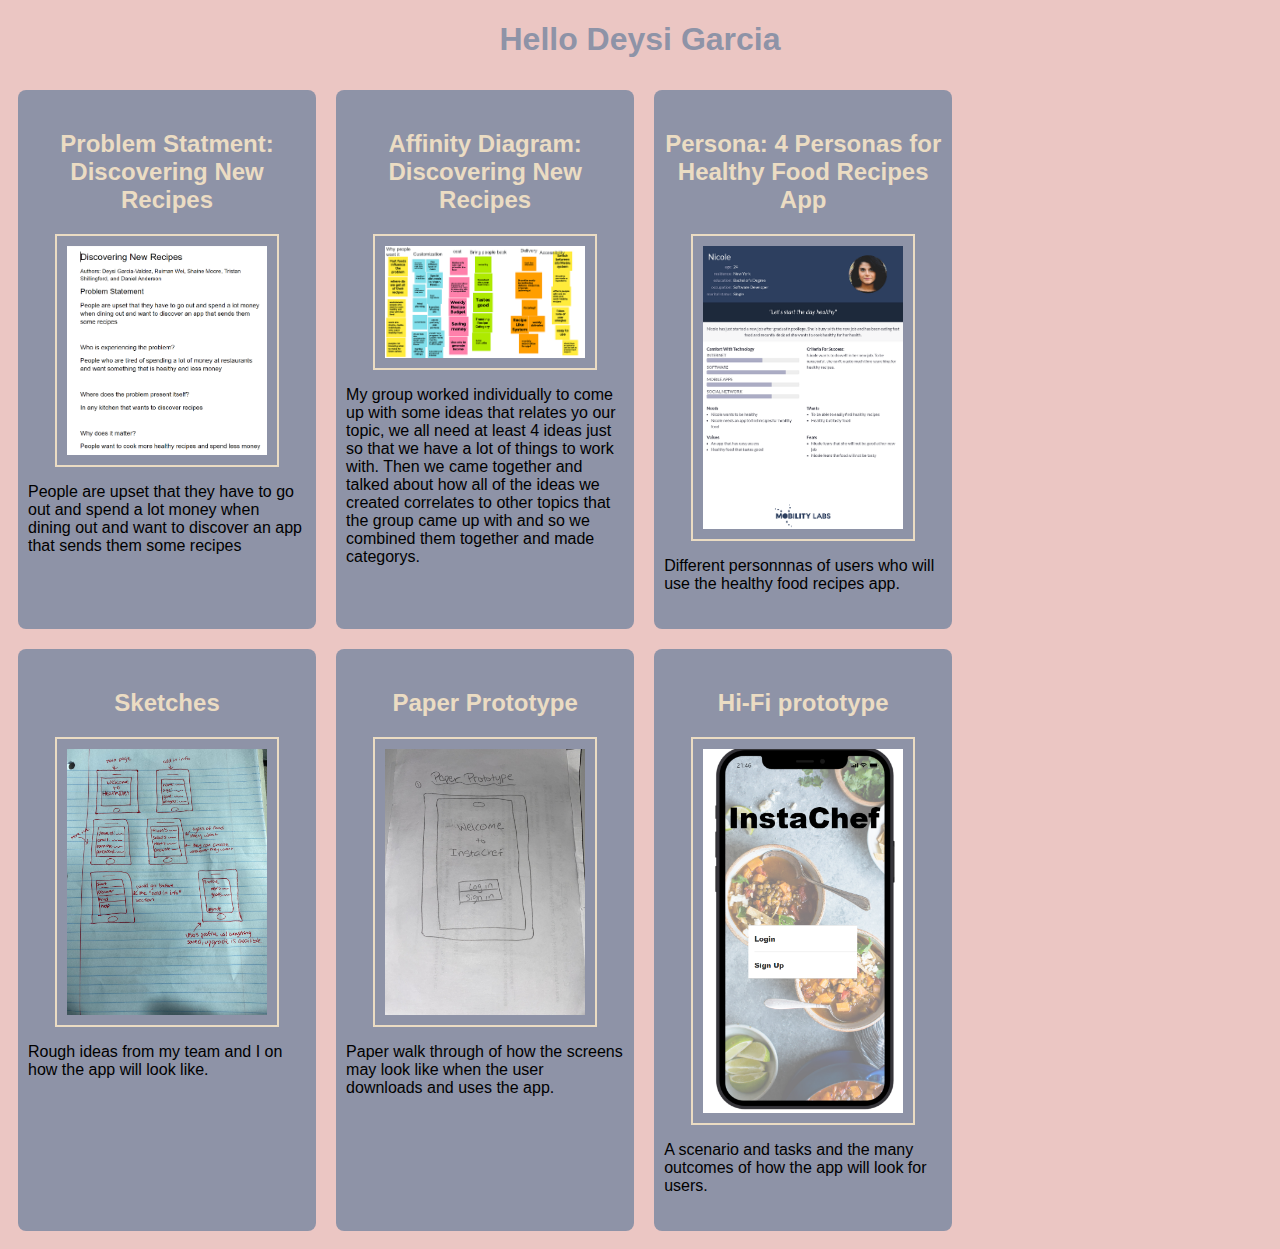
<file: index.html>
<!DOCTYPE html>
<html>
    <head>
    <title>Hello Deysi Garcia</title>
    <link rel="stylesheet" href="styles.css">
    </head>
    <body>
        <h1>Hello Deysi Garcia</h1>

        <div class="assignments">
            <!-- Problem Statement Assignment-->
            <section class="assignment">
                <a href="files/ProblemStatement.pdf"><h2>Problem Statment: Discovering New Recipes</h2></a>
                <a href="files/ProblemStatement.pdf"><img src="images/problemstatement.png">
                </a>
                 <p>People are upset that they have to go out and spend a lot money when dining out and want to discover an app that sends them some recipes 
                </p>
            </section>

            <!-- Affinity Diagram Assignment-->
            <section class="assignment">
                <a href="files/affinty-diagram.pdf"><h2>Affinity Diagram: Discovering New Recipes</h2></a>
                <a href="files/affinty-diagram.pdf"><img src="images/affinity-diagram.png"></a>
                <p> 
                     My group worked individually to come up with some ideas that relates yo our topic, we all need at least 4 ideas just so that we have a lot of things to work with. Then we came together and talked about how all of the ideas we created correlates to other 
                     topics that the group came up with and so we combined them together and made categorys.
                 </p>
                </section>
            </section>
            <!-- Personna Assignment-->
            <section class ="assignment">
                <a href="files/persona.pdf"><h2>Persona: 4 Personas for Healthy Food Recipes App</h2></a>
                <a href="files/persona.pdf"><img src="images/persona_2.png"></a>
                <p> 
                    Different personnnas of users who will use the healthy food recipes app.
                </p>
                </section>
            </section>

            <!-- Personna Assignment-->
            <section class ="assignment">
                <a href="files/team_sketch.pdf"><h2>Sketches</h2></a>
                <a href="files/team_sketch.pdf"><img src="images/sketch.jpg"></a>
            <p> 
                Rough ideas from my team and I on how the app will look like.
            </p>
                </section>
        </section>

        <!-- Prototype Assignment-->
        <section class ="assignment">
            <a href="https://www.youtube.com/watch?v=1wzvNYymNqE"><h2>Paper Prototype</h2></a>
            <a href="https://www.youtube.com/watch?v=1wzvNYymNqE"><img src="images/protoype.jpg"></a>
        <p> 
            Paper walk through of how the screens may look like when the user downloads and uses the app.
        </p>
            </section>
    </section>

    <!-- Hi-Fi prototype Assignment-->
    <section class ="assignment">
        <a href="files/hi-fi_prototype/src/index.html"><h2>Hi-Fi prototype</h2></a>
        <a href="files/hi-fi_prototype/src/index.html"><img src="images/hi-fi-prototype.png"></a>
    <p> 
        A scenario and tasks and the many outcomes of how the app will look for users.
    </p>
        </section>
</section>
</div>
    </body>
</html>
</file>
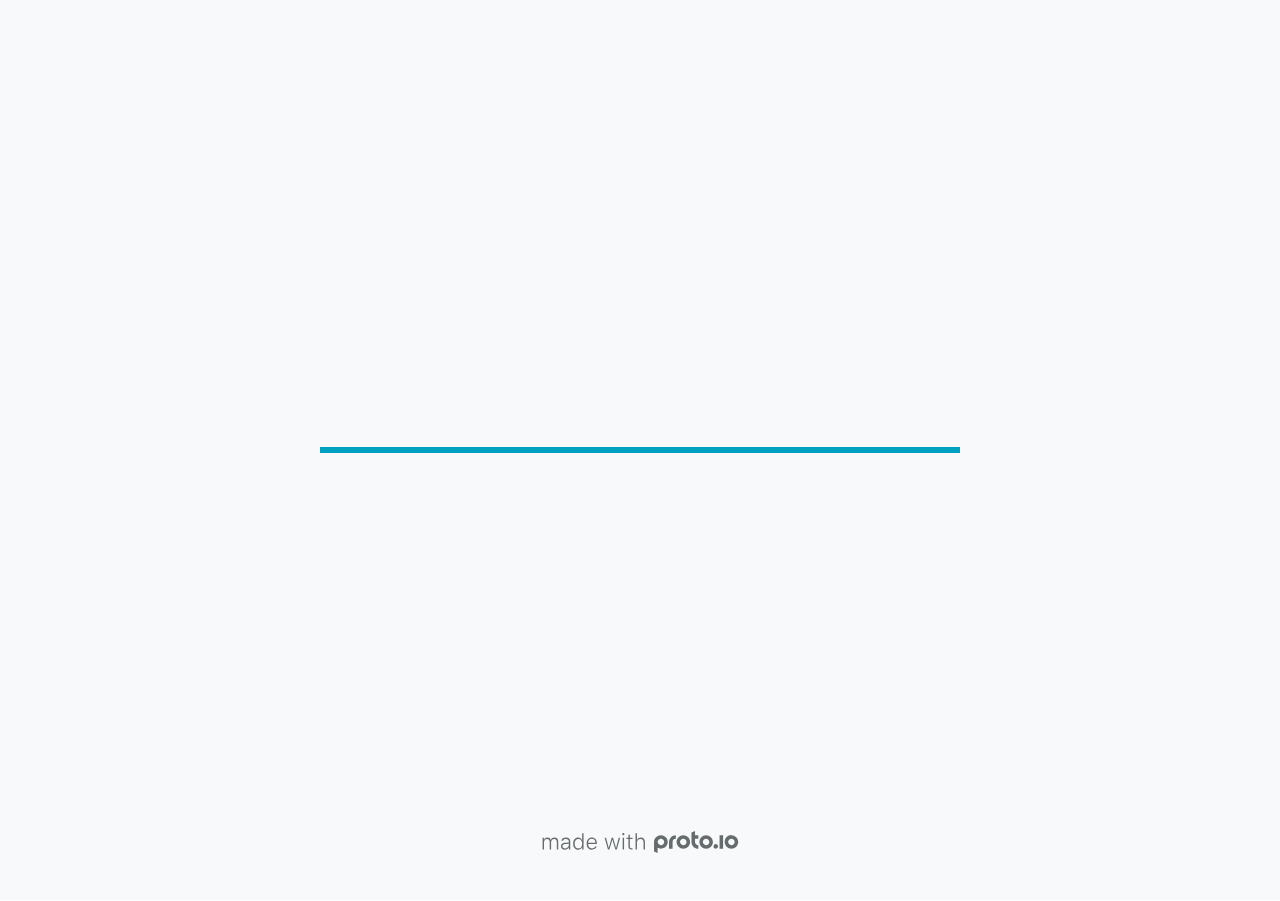
<file: files/hi-fi_prototype/src/index.html>
<!DOCTYPE HTML>
	<head>

		<meta charset="utf-8">

		<title>Application - Proto.io</title>

		
			<meta name="HandheldFriendly" content="True">
			<meta name="MobileOptimized" content="390"> 

			
			
			
			<meta name="viewport" content="minimum-scale=1.00, maximum-scale=1.00, initial-scale=1.00, user-scalable=no, shrink-to-fit=no" />

			
				<meta name="apple-mobile-web-app-capable" content="yes" />
				<meta name="apple-mobile-web-app-status-bar-style" content="black-translucent" />
			

			<meta name="format-detection" content="telephone=no">


			

            
            <link rel="icon" sizes="192x192" href="./src/assets/branding/android-icon-hires.png">
            <link rel="icon" sizes="128x128" href="./src/assets/branding/android-icon.png">

            
            <link href="./src/assets/branding/apple-touch-icon-retina180.png" sizes="180x180" rel="apple-touch-icon">

            
            <link href="./src/assets/branding/apple-touch-icon-retina.png" sizes="114x114" rel="apple-touch-icon">

            
            <link href="./src/assets/branding/apple-touch-icon.png" sizes="57x57" rel="apple-touch-icon">

            
            <link href="./src/assets/branding/startup.png" media="(device-width: 320px)" rel="apple-touch-startup-image">

            
            <link href="./src/assets/branding/startup-retina.png" media="(device-width: 320px) and (device-height: 480px) and (-webkit-device-pixel-ratio: 2)" rel="apple-touch-startup-image">

            
            <link href="./src/assets/branding/startup-568.png" media="(device-width: 320px) and (device-height: 568px) and (-webkit-device-pixel-ratio: 2)" rel="apple-touch-startup-image">

            
            <link href="./src/assets/branding/startup-retina-6.png" media="(device-width: 375px) and (device-height: 667px) and (orientation: portrait) and (-webkit-device-pixel-ratio: 2)" rel="apple-touch-startup-image">

            
            <link href="./src/assets/branding/startup-retina-6plus.png" media="(device-width: 414px) and (device-height: 736px) and (orientation: portrait) and (-webkit-device-pixel-ratio: 3)" rel="apple-touch-startup-image">

            
            <link href="./src/assets/branding/startup-retina-6plus-landscape.png" media="(device-width: 414px) and (device-height: 736px) and (orientation: landscape) and (-webkit-device-pixel-ratio: 3)" rel="apple-touch-startup-image">

            
            <link href="./src/assets/branding/startup-ipad.png" media="(device-width: 768px) and (orientation: portrait)" rel="apple-touch-startup-image">

            
            <link href="./src/assets/branding/startup-ipad-landscape.png" media="(device-width: 768px) and (orientation: landscape)" rel="apple-touch-startup-image">

            
            <link href="./src/assets/branding/startup-ipad-retina.png" media="(device-width: 768px) and (orientation: portrait) and (-webkit-device-pixel-ratio: 2)" rel="apple-touch-startup-image">

            
            <link href="./src/assets/branding/startup-ipad-landscape-retina.png" media="(device-width: 768px) and (orientation: landscape) and (-webkit-device-pixel-ratio: 2)" rel="apple-touch-startup-image">

            
            <link href="./src/assets/branding/startup-ipad-pro.png" media="(device-width: 1024px) and (orientation: portrait) and (-webkit-device-pixel-ratio: 2)" rel="apple-touch-startup-image">

            
            <link href="./src/assets/branding/startup-ipad-pro-landscape.png" media="(device-width: 1024px) and (orientation: landscape) and (-webkit-device-pixel-ratio: 2)" rel="apple-touch-startup-image">

			<meta http-equiv="cleartype" content="on"> 


			 
		    <script type="text/javascript" src="./scripts/plugins/jquery/jquery.js"></script>

			
				<link rel="stylesheet" href="./stylesheets/player-export.css" />
				<script type="text/javascript" src="./scripts/player-export.js"></script>
			

			
			<script type="text/javascript" src="./libraries/common/components.js"></script> 
			<link type="text/css" rel="Stylesheet" href="./libraries/common/components.1.00.css" /> 

			
					<script type="text/javascript" src="./libraries/ios9/components.js"></script> 
					<link type="text/css" rel="Stylesheet" href="./libraries/ios9/components.1.00.css" /> 
				
				<script type="text/javascript" src="./data/data.js"></script> 
			

		<style>
			body { width: 390px; height: 844px; }
			.landscape, .landscape .prx-page { min-height: 390px; }
			.portrait, .portrait .prx-page { min-height: 844px; }
		</style>

		<script type="text/javascript">

			prx.ver = '6.7.7.1';
			prx.url.account = 'https://deysigarciavaldez.proto.io';
			prx.url.staticassets = 'https://gal.proto.io';
			prx.url.devices = 'https://dteyv52hbg2at.cloudfront.net/devices';
			prx.url.static = 'https://dteyv52hbg2at.cloudfront.net';
			prx.url.siteurl = 'proto.io';
			prx.url.crossmsg = 'https://deysigarciavaldez.proto.io';

			prx.nodejsassetsserver = {};
			prx.nodejsassetsserver.host = ".proto.io";
			prx.nodejsassetsserver.subdomainprefix = "https://a3";
			prx.nodejsassetsserver.maxsubdomains = "20";

			prx.device_library = 'ios9';
			prx.devices[prx.device] = {
				name: prx.device
				,defaultOrientation: 'portrait'
				,portrait_applies: 1 //new
				,portrait: [390,844]
				,landscape_applies: 1 //new
				,landscape: [844,390]
				,allow_orientation_change: 1 //new
				,statusbar_skin: 'default' // new
				,statusbarheightportrait: 0
				,statusbarheightlandscape: 0
				,navigationbar_skin: 'default' //new
				,navigationbarheightportrait: 0
				,navigationbarheightlandscape: 0
				,normalportrait: [390,844]
				,normallandscape: [844,390]
				,device_s3bucket: '66bd5b4d-9b18-415d-a8ee-066fc410e14c'
				,dpr: '1.00'
				,deviceType: "iphonex"
                ,showiPhoneXNotch: true
                ,hasCustomSkinNotch: false
				,appleWatchRoundedCorners: false
				,scrollType: "default"
				,initialscale: 1.00
				,targetdensitydpi: "device-dpi"
			}
			// save a copy of the device in the player state
			prx.currentPlayerStatus.projectDevice = prx.toolbox.clone(prx.devices[prx.device]);
			prx.currentPlayerStatus.targetDevice = {"ISANDROIDTABLET":0,"ISIPOD":0,"ISCHROME":0,"ISIOS":1,"ISMSIE":0,"ISMOZILLA":0,"isAndroid-Pad":0,"ISOPERA":0,"ISWEBKIT":0,"SOSVERSION":{"CBUILDVER":"","CMAJORVER":"","CMINORVER":"","CTEXT":"","IMINORVER":0,"IMAJORVER":0,"IBUILDVER":0},"ISIPAD":0,"ISMOBILE":1,"ISSAFARI":0,"ISIPHONE":1,"ISWINDOWS":0,"ISWINDOWSTOUCH":0,"ISDEVICE":1,"ISANDROID":0,"ISCUSTOM":0};
			prx.releaseChannel = 'stable';

			prx.projectsettings.id = 'b5f32931-73ed-4dfe-b896-e4936d7aedb8';
			prx.projectsettings.s3b = 'deysigarciavaldez-1252281-6cdee04f-eb1a-082c-96ee6db5812a13e6';
			prx.projectsettings.account = 'deysigarciavaldez';
			prx.projectsettings.statusbar = '0'; 
			prx.projectsettings.statusbarapplies = '0';
			prx.projectsettings.navigationbar = '0';
			prx.projectsettings.navigationbarapplies = '0';
			prx.projectsettings.initialpageid = -1;
			
			
			prx.projectsettings.flashactions = 1;
			prx.projectsettings.gatrackingcode = '';

			prx.export2html = '1' == true;
			prx.mobPlayer = 0;

			prx.user.country = 'US';

			prx.s3Links = []; 
			var sLinkedAssets = [];
			

			prx.csrf_token = '8951DDD4BB5C079939AF579EE3F89FD318353F1CCBA12A8090808D07381A026E';

            

            
                            prx.assetsAccessToken = "eyJ0eXAiOiJKV1QiLCJhbGciOiJIUzI1NiJ9.eyJkIjp7InVpZCI6Ii0xIiwicHJvamVjdF9pZCI6ImI1ZjMyOTMxLTczZWQtNGRmZS1iODk2LWU0OTM2ZDdhZWRiOCJ9LCJ2IjowLCJleHAiOjE2MzczODMzMTYsImlhdCI6MTYzNzIwMzMxNn0.0srHpHOxNpZJpDVrZEJfBGSofq7f2RBaTC6VTOFk0z4";

			prx.iniPlayer.iniPreLoad();

		</script>
	</head>

	

			<body class="player device-cursor-touch mobile-device-true " " id="mbd" >

				
					<div id='iphoneX-notch-player'>
						<span class="iphoneX-notch-corners"></span>
					</div>
				
				<div id="window-wrapper">
					<div id="dragarea"></div>
					<div id="statusbar"></div>
					<div id="underlay" style=""></div>

					<div class="prx-page" data-role="page" id="p-1" data-id="1"></div>
					
								<div class="prx-page" data-role="page" id="p-2" data-id="2"></div>
							
								<div class="prx-page" data-role="page" id="p-3" data-id="3"></div>
							
								<div class="prx-page" data-role="page" id="p-4" data-id="4"></div>
							
								<div class="prx-page" data-role="page" id="p-5" data-id="5"></div>
							
								<div class="prx-page" data-role="page" id="p-6" data-id="6"></div>
							
								<div class="prx-page" data-role="page" id="p-7" data-id="7"></div>
							
								<div class="prx-page" data-role="page" id="p-8" data-id="8"></div>
							
								<div class="prx-page" data-role="page" id="p-9" data-id="9"></div>
							
								<div class="prx-page" data-role="page" id="p-10" data-id="10"></div>
							
								<div class="prx-page" data-role="page" id="p-11" data-id="11"></div>
							
								<div class="prx-page" data-role="page" id="p-12" data-id="12"></div>
							
								<div class="prx-page" data-role="page" id="p-13" data-id="13"></div>
							
								<div class="prx-page" data-role="page" id="p-14" data-id="14"></div>
							
								<div class="prx-page" data-role="page" id="p-15" data-id="15"></div>
							
								<div class="prx-page" data-role="page" id="p-16" data-id="16"></div>
							
								<div class="prx-page" data-role="page" id="p-17" data-id="17"></div>
							
								<div class="prx-page" data-role="page" id="p-18" data-id="18"></div>
							
								<div class="prx-page" data-role="page" id="p-19" data-id="19"></div>
							
								<div class="prx-page" data-role="page" id="p-20" data-id="20"></div>
							
					<div id="navigationbar"></div>
					<div id="overlay"></div>
					<div id="trash"></div>
					<div id="quick-audios"></div>
				</div>

				 
			<div id="loader-wrapper">
				
				<div class="progress">
					<div class="progress-bar"></div>
				</div>
				<div id="poweredby"></div>
			</div>
			


			</body>
		

</html>
</file>
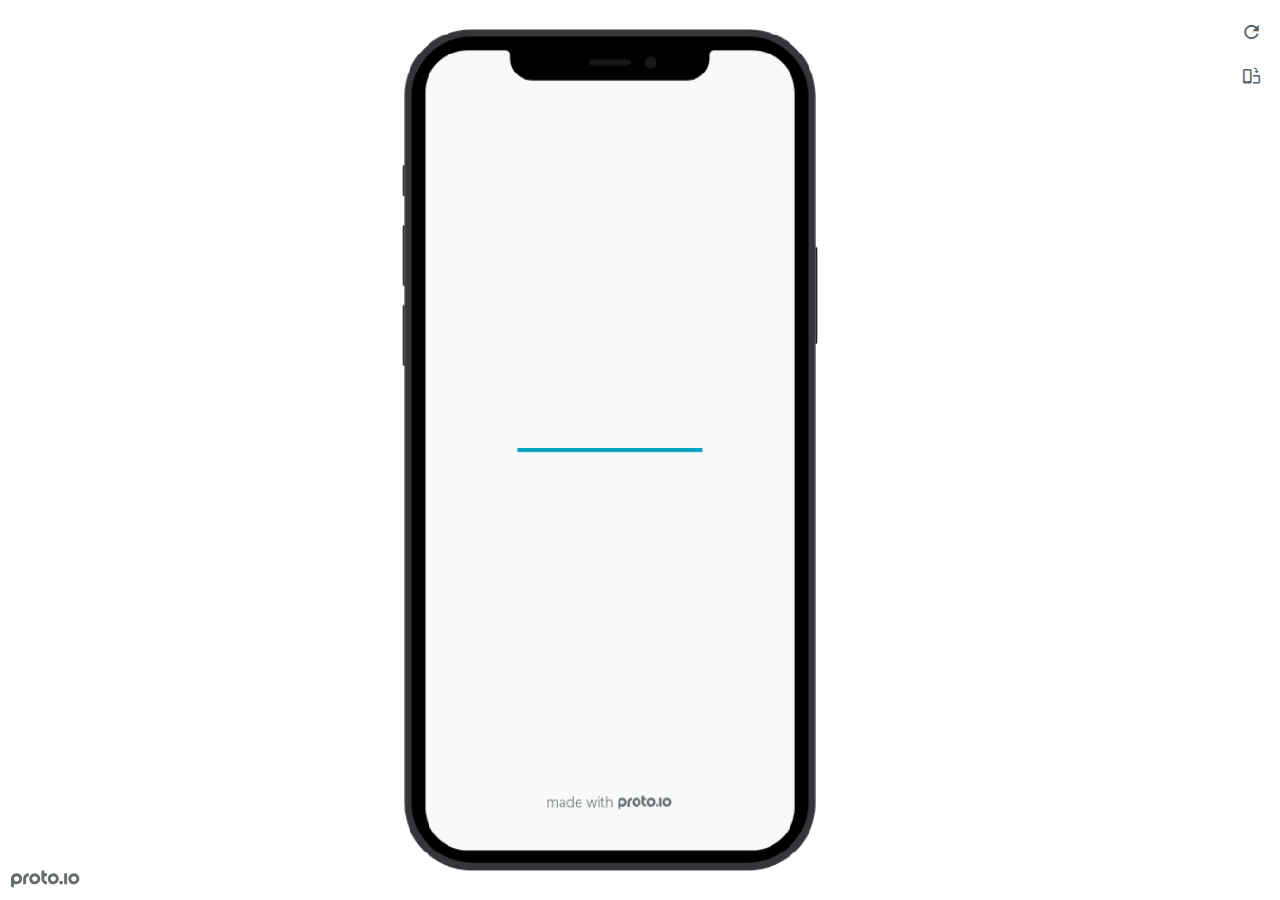
<file: files/hi-fi_prototype/preview.html>
<!DOCTYPE HTML>
    <head>
    <meta charset="utf-8">

    <title>Application - Proto.io player</title>

    

			<link type="text/css" rel="stylesheet" href="./src/stylesheets/preview-export-min.css">
			<script type="text/javascript" src="./src/scripts/preview-export-min.js"></script>

		

    <script type="text/javascript">
        var prx = window.prx || {};
        prx.orientation = 'portrait';
        prx.orientations = {};
        prx.orientations.portrait = 1;
        prx.orientations.landscape = 1;
        prx.project = {};
        prx.project.id = 'b5f32931-73ed-4dfe-b896-e4936d7aedb8';
        prx.project.title = 'Application';
        prx.project.version = 0;
        prx.project.livepreview = 0;
        prx.project.account = "deysigarciavaldez";
        prx.activePage = {};
        prx.usercountry = "us";
        
            prx.user = false;
        
        prx.skin = 'apple-phone-iphone12_12pro-1';
        prx.ver = '6.7.7.1';
        //prx.flashactions = 1;
		prx.flashactions = 1; //we are not using the DB value anymore

        prx.nodejsassetsserver = {};
        prx.nodejsassetsserver.host = ".proto.io";
        prx.nodejsassetsserver.subdomainprefix = "https://a3";
        prx.nodejsassetsserver.maxsubdomains = "20";
        prx.account = "deysigarciavaldez";
        prx.browserShowScreenshots = 'true';
        prx.url.crossmsg = 'https://deysigarciavaldez.proto.io';
        prx.playerUrl = 'https://deysigarciavaldez.proto.io/player/';
        prx.fullScreenUrl = 'https://deysigarciavaldez.proto.io/player/fullscreen/index.cfm?id=b5f32931-73ed-4dfe-b896-e4936d7aedb8';
        prx.spaces = false;
        prx.csrf_token = '4D5268F68AD5BF5B2D7BA1250E06FAEA5F2B7AEFD8DFAFFA2AF8458189C45C74';

        prx.bShowPlayerBetaPrompt = false;

        
    </script>

    

</head>


<body style="background-color:#FFFFFF">

    

    <div class="page-sidebar">
        
        <div class="sidebar-action-buttons">

            
                <span class="header-action-button player-icon-reload embed-icon-reload" id="refresh-preview">
                    <span class="tooltip">Refresh preview</span>
                </span>
                
                    <span  class="header-action-button player-icon-rotate embed-icon-rotate" id="change-orientation">
                        <span class="tooltip">Change orientation</span>
                    </span>
                

            <div class="header-action-button player-icon-enter-fullscreen-mode-icon" id="go-fullscreen">
                <span class="tooltip">Go full screen</span>
            </div>
        </div>

    </div>

    <div id="maincontent" class="portrait">

        <div id="shortcut-pressed-outer">
            <div id="shortcut-pressed"></div>
        </div>
        

			<div class="frame_generic">
				
				<div class="body_generic skin_apple-phone-iphone12_12pro-1 skin-wrapper skin-os-apple skin-device-phone skin-model-iphone12_12pro skin-size-1 skin-color-black skin-orientation-portrait skin-dimensions-390-844">

					<div class="buttons top"></div>
					<div class="detail-top"></div>
					<div class="web-search"></div>
					<div class="buttons left"></div>

					<div class="body_generic_inner">
						
						<iframe id="pio-playerframe" src="./src/index.html" scrolling="NO" style="width: 390px; height: 844px;" webkitAllowFullScreen mozallowfullscreen allowFullScreen allowvr allow="autoplay"></iframe>
						
                                <script type="text/javascript">
                                    // remove parameter from address bar immediately if no changes
                                    let url = new URL(window.location.href);
                                    url.searchParams.delete('hc');
									url.searchParams.delete('ap');
                                    window.history.replaceState({}, document.title, url.toString());
                                </script>
                            
					</div>

					<div class="buttons right"></div>
					<div class="detail-bottom"></div>
				</div>
				
			</div>
		
    </div>

    

    
            <div id="branding"></div>
        
</body>


<script type="text/javascript">
    
</script>
</html>
</file>
<file: styles.css>
body {
    background: #EBC6C3;
    font-family:Arial, Helvetica, sans-serif;
}

.assignments {
    display: flex;
    flex-wrap: wrap;
}

.assignment {
    width: 22%;
    padding:10px;
    margin:10px;
    padding:20px 10px;
    background:#8E93A7;
    border-radius: 8px;
}

.assignment img{
    width:200px;
    padding: 10px;
    margin: 10px;
    border: 2px solid #EBDCC3;
    display:block;
    margin:auto;
}

.assignment img hover {
    border: 2px solid white;
}

h1 {
    color:#8E93A7;
    text-align:center;
}

h2 {
    text-align:center;
}

a {
    text-decoration: none;
    color: #EBDCC3;
}

a:hover {
    color: white;
}
</file>
<file: files/hi-fi_prototype/src/stylesheets/player-export.css>
/*!
 * 
 *                                                                       
 *                              ::;;;;                                   
 *    ::,,,,::    ::,,  ,,,,::::::11ii::,,::,,,,::      ::::,,::,,,,::   
 *  ,,111111ii,,::1111::111111ii::111111::111111ii,,    ii11,,ii111111,, 
 *  11ii::;;11;;ii11::iiii::;;11;;11ii::ii11::::11ii    ii11;;11;;::ii11 
 *  11;;  ::11ii11;;::11ii  ::11ii11ii,,iiii..  iiii    ii11;;11::  ;;11 
 *  1111;;ii11;;11;;,,ii11::ii11;;ii11;;;;11;;;;11;;;;;;ii11::11ii;;11ii 
 *  11111111;;::11;;  ::ii1111;;  ::ii11::ii1111ii::11ii;;11,,;;1111ii:: 
 *  11;;,,::  ,,::,,      ::,,        ::::  ::::    ,,,,::::    ::,,     
 *  ;;;;                                                                 
 *                                                                       
 *  Build: 11/17/2021, 4:19:06 PM
 */

/*!
 * Waves v0.5.5
 * http://fian.my.id/Waves
 *
 * Copyright 2014 Alfiana E. Sibuea and other contributors
 * Released under the MIT license
 * https://github.com/fians/Waves/blob/master/LICENSE
 */.mask-inner{position:relative;background-size:100% 100%;background-repeat:no-repeat}.mask-inner .mask-inner{transform:none!important}.mask-border .mborder,.mask-filter{height:100%;width:100%}.mask-border .mborder{border:1px solid hsla(0,0%,100%,.8);position:absolute;pointer-events:none}.mask-border .area-border{border:1px solid #00a1c0;left:0;top:0;position:absolute;transform-origin:0 0;box-sizing:border-box}.mask-border .mask-radius{width:100%;height:100%;overflow:hidden;position:absolute}.mask-border .mask-radius .mask-radius-border{position:relative;width:100%;height:100%;border:1px solid hsla(0,0%,100%,.8)}.mask-border.hide-handles .prx-resizable-handle{opacity:0;pointer-events:none!important}.mask-border.hide-handles .area-border{border:1px dashed #b4bcbf}.mask-wrapper{overflow:hidden;height:100%;pointer-events:none}.mask-wrapper.borderPos-inside{box-sizing:border-box}.mask-wrapper.borderPos-outside{width:100%;height:100%}.mask-wrapper.borderPos-outside .mask-inner{box-sizing:content-box}.mask-edit-mode-handles{pointer-events:none}.mask-edit-mode-handles.hide-handles .prx-resizable-handle,.mask-edit-mode-handles.hide-handles .prx-rotate-handle{opacity:0;pointer-events:none!important}.mask-edit-mode-handles.hide-handles .xborder{border-color:#b4bcbf!important}abbr,address,article,aside,audio,b,blockquote,body,caption,cite,code,dd,del,dfn,div,dl,dt,em,fieldset,figure,footer,form,h1,h2,h3,h4,h5,h6,header,hgroup,html,i,iframe,img,ins,kbd,label,legend,li,mark,menu,nav,object,ol,p,pre,q,samp,section,small,span,strong,sub,sup,table,tbody,td,tfoot,th,thead,time,tr,ul,var,video{margin:0;padding:0;border:0;outline:0;font-size:100%;background:transparent}article,aside,details,figcaption,figure,footer,header,hgroup,nav,section{display:block}audio,canvas,video{display:inline-block;*display:inline;*zoom:1}[hidden],audio:not([controls]){display:none}html{font-size:100%;-webkit-text-size-adjust:100%;-ms-text-size-adjust:100%}body{margin:0;font-size:13px}body,button,input,select,textarea{font-family:sans-serif;color:#222}a{color:#00e}a:visited{color:#551a8b}a:hover{color:#06e}a:focus{outline:thin dotted}a:active,a:hover{outline:0}abbr[title]{border-bottom:1px dotted}b,strong{font-weight:700}blockquote{margin:1em 40px}dfn{font-style:italic}hr{display:block;height:1px;border:0;border-top:1px solid #ccc;margin:1em 0;padding:0}ins{background:#ff9;text-decoration:none}ins,mark{color:#000}mark{background:#ff0;font-style:italic;font-weight:700}code,kbd,pre,samp{font-family:monospace,serif;_font-family:courier new,monospace;font-size:1em}pre{white-space:pre;white-space:pre-wrap;word-wrap:break-word}q{quotes:none}q:after,q:before{content:"";content:none}small{font-size:85%}sub,sup{font-size:75%;line-height:0;position:relative;vertical-align:baseline}sup{top:-.5em}sub{bottom:-.25em}ol,ul{margin:1em 0;padding:0 0 0 40px}dd{margin:0 0 0 40px}nav ol,nav ul{list-style:none;list-style-image:none;margin:0;padding:0}img{border:0;-ms-interpolation-mode:bicubic}svg:not(:root){overflow:hidden}figure,form{margin:0}fieldset{margin:0}fieldset,legend{border:0;padding:0}legend{*margin-left:-7px}button,input,select,textarea{font-size:100%;margin:0;vertical-align:baseline;*vertical-align:middle}button,input{line-height:normal;*overflow:visible}table button,table input{*overflow:auto}[role=button],button,input[type=button],input[type=reset],input[type=submit]{-webkit-appearance:button}input[type=checkbox],input[type=radio]{box-sizing:border-box;padding:0}input[type=search]{-webkit-appearance:textfield;-moz-box-sizing:content-box;-webkit-box-sizing:content-box;box-sizing:content-box}input[type=search]::-webkit-search-decoration{-webkit-appearance:none}button::-moz-focus-inner{border:0;padding:0}textarea{overflow:auto;vertical-align:top;resize:vertical}input:invalid,textarea:invalid{background-color:#f0dddd}table{border-collapse:collapse;border-spacing:0}td{vertical-align:top}.nocallout{-webkit-touch-callout:none}textarea[contenteditable]{-webkit-appearance:none}.gifhidden{position:absolute;left:-100%}.ir{display:block;border:0;text-indent:-999em;overflow:hidden;background-color:transparent;background-repeat:no-repeat;text-align:left;direction:ltr}.ir br{display:none}.hidden{display:none!important;visibility:hidden}.visuallyhidden{border:0;clip:rect(0 0 0 0);height:1px;margin:-1px;overflow:hidden;padding:0;position:absolute;width:1px}.visuallyhidden.focusable:active,.visuallyhidden.focusable:focus{clip:auto;height:auto;margin:0;overflow:visible;position:static;width:auto}.invisible{visibility:hidden}.clearfix:after,.clearfix:before{content:"";display:table}.clearfix:after{clear:both}.clearfix{*zoom:1}@media print{*{background:transparent!important;color:#000!important;text-shadow:none!important;filter:none!important;-ms-filter:none!important}a,a:visited{text-decoration:underline}a[href]:after{content:" (" attr(href) ")"}abbr[title]:after{content:" (" attr(title) ")"}.ir a:after,a[href^="#"]:after,a[href^="javascript:"]:after{content:""}blockquote,pre{border:1px solid #999;page-break-inside:avoid}thead{display:table-header-group}img,tr{page-break-inside:avoid}img{max-width:100%!important}@page{margin:.5cm}h2,h3,p{orphans:3;widows:3}h2,h3{page-break-after:avoid}}#eval-iframe{display:none}body{-webkit-appearance:none;-webkit-box-flex:1;-webkit-touch-callout:none;-webkit-tap-highlight-color:rgba(0,0,0,0)}*{-webkit-user-select:none;-khtml-user-select:none;-moz-user-select:-moz-none;-o-user-select:none;user-select:none}input,textarea{-webkit-user-select:text;-khtml-user-select:text;-moz-user-select:text;-o-user-select:text;user-select:text}#dragarea{font-family:Helvetica,Arial,sans-serif;text-align:left}.text{height:95%;overflow:auto}.wrap{overflow:hidden}.pos,.spos{position:absolute}.action-highlight{position:absolute;top:0;left:0;height:100%;width:100%;background:rgba(255,255,0,.5);background:rgba(64,208,255,.3);opacity:0;pointer-events:none;-webkit-transition:opacity .2s ease-in;transition:opacity .2s ease-in;border:2px solid #40c8f4;padding:3px;box-sizing:border-box}.action-highlight-simple-visible,.action-highlight-visible{opacity:1}#appModeNote{background-color:#333;border-top:5px solid #000;bottom:0;color:#f0f0f0;display:none;font-family:helvetica;left:0;padding:10px 0;position:fixed;text-align:center;width:100%}#appModeNote em{display:block;font-size:20px;font-weight:700;line-height:26px}#appModeNote span{display:block;font-size:14px;line-height:20px}.hidden{display:none}.prx-page.loadedFrom{display:block}.prx-page.loadedTo{z-index:999999}.prx-page.loadedTo-1{z-index:10000000}.prx-page.loadedTo-2{z-index:10000001}.prx-page.loadedTo-3{z-index:10000002}.prx-page.loadedTo-4{z-index:10000003}.prx-page.loadedTo-5{z-index:10000004}.prx-page.loadedTo-6{z-index:10000005}.prx-page.loadedTo-7{z-index:10000006}.prx-page.loadedTo-8{z-index:10000007}.prx-page.loadedTo-9{z-index:10000008}.prx-page.loadedTo-10{z-index:10000009}.prx-page.loadedTo-11{z-index:10000010}.prx-page.loadedTo-12{z-index:10000011}.prx-page.loadedTo-13{z-index:10000012}.prx-page.loadedTo-14{z-index:10000013}.prx-page.loadedTo-15{z-index:10000014}.prx-page.loadedTo-16{z-index:10000015}.prx-page.loadedTo-17{z-index:10000016}.prx-page.loadedTo-18{z-index:10000017}.prx-page.loadedTo-19{z-index:10000018}.prx-page.loadedTo-20{z-index:10000019}.prx-page.loadedTo-21{z-index:10000020}.prx-page.loadedTo-22{z-index:10000021}.prx-page.loadedTo-23{z-index:10000022}.prx-page.loadedTo-24{z-index:10000023}.prx-page.loadedTo-25{z-index:10000024}.prx-page.loadedTo-26{z-index:10000025}.prx-page.loadedTo-27{z-index:10000026}.prx-page.loadedTo-28{z-index:10000027}.prx-page.loadedTo-29{z-index:10000028}.prx-page.loadedTo-30{z-index:10000029}#navigationbar,#statusbar{background:transparent 0 0;display:block;width:100%;border:0;top:0;position:fixed;z-index:1}#loader-wrapper{background:#f8f9fa;height:100%;left:0;position:fixed;top:0;width:100%;z-index:99999;font-size:11px}#loader-wrapper .progress{position:absolute;top:50%;left:50%;transform:translate(-50%,-50%);-ms-transform:translate(-50%,-50%);-webkit-transform:translate(-50%,-50%);width:50%;height:4px;background-color:#ddd}#loader-wrapper .progress-bar{position:relative;width:0;height:4px;-webkit-transition:.4s linear;-moz-transition:.4s linear;-o-transition:.4s linear;transition:.4s linear;-webkit-transition-property:width,background-color;-moz-transition-property:width,background-color;-o-transition-property:width,background-color;transition-property:width,background-color}#loader-wrapper .progress-bar:before,.progress-bar:after{content:"";position:absolute;top:0;left:0;right:0}#loader-wrapper .progress-bar:before{bottom:0;background-color:#ddd}#loader-wrapper .progress-bar:after{z-index:2;bottom:0;background:#00a1c0}#loader-wrapper #app-icon{position:absolute;top:50%;left:50%;transform:translate(-50%,-150%);-ms-transform:translate(-50%,-150%);-webkit-transform:translate(-50%,-150%);width:114px;height:114px}#loader-wrapper #poweredby{position:absolute;bottom:5%;left:50%;transform:translate(-50%);-ms-transform:translate(-50%);-webkit-transform:translate(-50%);width:100%;height:16px;background-image:url(/images/player/player-logo.svg);background-repeat:no-repeat;background-position:top;background-size:auto 200%;z-index:99999}body{-moz-transition:opacity .3s linear;-o-transition:opacity .3s linear;-webkit-transition:opacity .3s linear;transition:opacity .3s linear}.reloading{background:#fff!important;opacity:0}@media (min-width:481px) and (max-width:1079px){#loader-wrapper .progress,#loader-wrapper .progress-bar{height:4px}}@media (min-width:1080px){#loader-wrapper #poweredby{height:24px}#loader-wrapper .progress,#loader-wrapper .progress-bar{height:6px}}@media (width:1280px) and (height:768px){#loader-wrapper .progress,#loader-wrapper .progress-bar{height:2px}}.pointer-events-none{pointer-events:none!important}body .prx-page{-webkit-trans1form:translate3d(0,0,0)}.prx-page .type-symbol .box{-w1ebkit-transform:translateZ(0)}html{background:transparent}body{background:#fff;overflow:hidden}body.mobile-device-true *{-webkit-text-size-adjust:100%}body.mobile-device-false *{-webkit-text-size-adjust:initial}#window-wrapper{width:100%;height:100%;overflow:hidden;position:relative}#dragarea{background:transparent;display:none}#overlay,#quick-audios,#trash,#underlay{position:absolute;top:0;left:0}#quick-audios,#trash{display:none}.visible{display:block!important}.iScrollHorizontalScrollbar,.iScrollVerticalScrollbar{z-index:auto!important}.overlay{position:fixed;left:0;right:0;bottom:0;top:0}.ui-mobile-viewport-transitioning,.ui-mobile-viewport-transitioning .prx-page{o1verflow:visible!important}.box[style*="z-index:0;"],.box[style*="z-index: 0;"]{z-index:auto!important}.box[data-mpoverlay="1"]{pos1ition:fixed}#temp-for-external-link{display:none}#dragarea,html{background:transparent!important}.hide{display:none!important}*{outline:none}.ghost-component,.ghost-component *,.ghost-component .box *{pointer-events:none!important}#statusbar{position:fixed!important}.prx-page{position:absolute;display:none}.prx-page.prx-page-active,.prx-page[class*=prx-page-transitioning-]{display:block}.prx-page[class*=prx-page-transitioning-]{overflow:hidden}.prx-page.prx-page-transitioning-overlay-in-source,.prx-page.prx-page-transitioning-overlay-out-target{overflow:visible}.prx-page.prx-page-below{z-index:10}.prx-page.prx-page-above{z-index:20}#overlay{z-index:30}.prx-page.prx-page-transition-flip,.prx-page.prx-page-transition-turn{-webkit-backface-visibility:hidden;-moz-backface-visibility:hidden;backface-visibility:hidden}.prx-page.prx-page-transition-turn{-webkit-transform:translateZ(0);-moz-transform:translateZ(0);-webkit-transform-origin:0 center;-moz-transform-origin:0 center;transform-origin:0 center;transform:translateZ(0)}.prx-page.prx-page-transition-flow:not(.prx-page-transition-flow-overlay),.prx-page.prx-page-transition-overlay-top{box-shadow:0 0 20px rgba(0,0,0,.4)}.prx-page-above.prx-page-transition-notificationInWatchOS{transition:background-color .45s ease-out}.prx-page-above.prx-page-transition-notificationInWatchOS.prx-page-transition-notificationInWatchOS-notification-in{background-color:transparent!important;transition:background-color 0s ease-out}.device-cursor-touch,.device-cursor-touch *{cursor:url(/images/player/touch-cursor-64.png) 32 32,default!important;cursor:-webkit-image-set(url("/images/player/touch-cursor-64.png") 1x,url("/images/player/touch-cursor-64@2x.png") 2x) 32 32,default!important}.device-cursor-web,.device-cursor-web *{cursor:default}.device-cursor-web .delayedtap,.device-cursor-web .delayedtap *,.device-cursor-web .interaction-click,.device-cursor-web .interaction-click *,.device-cursor-web .interaction-tap,.device-cursor-web .interaction-tap *,.device-cursor-web .release,.device-cursor-web .release *,.device-cursor-web .touch,.device-cursor-web .touch *{cursor:pointer;cursor:hand}.device-cursor-web [data-component-type=text]{cursor:default}.device-cursor-web .move,.device-cursor-web .move *{cursor:move}.device-cursor-web input,.device-cursor-web textarea{cursor:text}.do-chrome-fix #window-wrapper{-webkit-perspective:1}.do-chrome-fix .pos{-webkit-backface-visibility:hidden;-webkit-transform:translateZ(0)}.do-chrome-fix *{-w1ebkit-transform:translateZ(0) scale(1) scaleX(1) skew(0deg,0deg) skewX(0deg) skewY(0deg) rotateX(0deg) rotateY(0deg) rotate(0deg)}.do-chrome-fix.dont-do-chrome-fix #window-wrapper{-webkit-perspective:none}.do-chrome-fix.dont-do-chrome-fix .pos{-webkit-backface-visibility:visible;-webkit-transform:none}.prx-page-transitioning:not(.prx-page-transitioning-overlay-in-source):not(.loadedFrom) [data-mpoverlay="1"]{display:none}#fps{position:fixed;z-index:9999;font-size:18px;top:20px;left:20px;background:rgba(0,0,0,.8);border-radius:6px;color:#fff;padding:3px 10px}#fps,.cbutton{pointer-events:none}.cbutton{position:absolute;display:inline-block;padding:0;border:none;background:none;color:#286aab;font-size:1.4em;overflow:visible;-webkit-transition:color .7s;transition:color .7s;-webkit-tap-highlight-color:rgba(0,0,0,0)}.cbutton.cbutton--click,.cbutton:focus{outline:none;color:#3c8ddc}.cbutton:after{position:absolute;width:100%;height:100%;border-radius:50%;content:"";opacity:0;pointer-events:none}.cbutton--effect-jelena:after{border:3px solid hsla(0,0%,82.7%,.7)}.cbutton--effect-jelena.cbutton--click:after{-webkit-animation:anim-effect-jelena .3s ease-out forwards;animation:anim-effect-jelena .3s ease-out forwards}@-webkit-keyframes anim-effect-jelena{0%{opacity:1;-webkit-transform:scale3d(.6,.6,1);transform:scale3d(.6,.6,1)}to{opacity:0;-webkit-transform:scale3d(1.2,1.2,1);transform:scale3d(1.2,1.2,1)}}@keyframes anim-effect-jelena{0%{opacity:1;-webkit-transform:scale3d(.5,.5,1);transform:scale3d(.5,.5,1)}to{opacity:0;-webkit-transform:scale3d(1.2,1.2,1);transform:scale3d(1.2,1.2,1)}}.cbutton--effect-sanja:after{background:hsla(0,0%,75.3%,.3)}.cbutton--effect-sanja.cbutton--click:after{-webkit-animation:anim-effect-sanja 1s ease-out forwards;animation:anim-effect-sanja 1s ease-out forwards}@-webkit-keyframes anim-effect-sanja{0%{opacity:1;-webkit-transform:scale3d(.5,.5,1);transform:scale3d(.5,.5,1)}25%{opacity:1;-webkit-transform:scaleX(1);transform:scaleX(1)}to{opacity:0;-webkit-transform:scaleX(1);transform:scaleX(1)}}@keyframes anim-effect-sanja{0%{opacity:1;-webkit-transform:scale3d(.5,.5,1);transform:scale3d(.5,.5,1)}25%{opacity:1;-webkit-transform:scaleX(1);transform:scaleX(1)}to{opacity:0;-webkit-transform:scaleX(1);transform:scaleX(1)}}#log{position:fixed;z-index:9999;font-size:24px;top:20px;right:20px;pointer-events:none}.watchOSscrollbars .iScrollVerticalScrollbar{position:fixed!important;width:12px!important;background-color:hsla(0,0%,100%,.3)!important;border-radius:8px!important;z-index:99999!important}.watchOSscrollbars .iScrollIndicator{background:#fff!important;border-radius:8px!important;left:2px!important;width:8px!important}.applewatch-rounded-corners{-webkit-clip-path:inset(0 0 0 0 round 63px);clip-path:inset(0 0 0 0 round 63px)}.group-action-prediv{position:absolute}.player .type-symbol.type-symbol-transparent .group-action-prediv{pointer-events:auto}.initialise-hidden-container{display:block!important;visibility:hidden!important}.a-enter-vr{height:0!important}.fullscreen-vr .prx-page{transform:none!important;position:fixed!important}

/*!
 * Waves v0.5.5
 * http://fian.my.id/Waves
 *
 * Copyright 2014 Alfiana E. Sibuea and other contributors
 * Released under the MIT license
 * https://github.com/fians/Waves/blob/master/LICENSE
 */.waves-effect{position:relative;overflow:hidden}.waves-effect.box{position:absolute}.waves-effect .waves-ripple{position:absolute;border-radius:50%;width:100px;height:100px;margin-top:-50px;margin-left:-50px;opacity:0;background-color:rgba(0,0,0,.2);pointer-events:none}.waves-effect.waves-light .waves-ripple{background-color:hsla(0,0%,100%,.4)}.waves-button,.waves-circle{-webkit-mask-image:-webkit-radial-gradient(circle,#fff 100%,#000 0);mask-image:radial-gradient(circle,#fff 100%,#000 0)}.waves-button,.waves-button-input,.waves-button:hover,.waves-button:link,.waves-button:visited{white-space:nowrap;vertical-align:middle;cursor:pointer;border:none;outline:none;color:inherit;background-color:transparent;font-size:14px;text-align:center;text-decoration:none;z-index:1}.waves-button{padding:10px 15px;border-radius:2px}.waves-button-input{margin:0;padding:10px 15px}.waves-input-wrapper{border-radius:2px;vertical-align:bottom}.waves-input-wrapper.waves-button{padding:0}.waves-input-wrapper .waves-button-input{position:relative;top:0;left:0;z-index:1}.waves-block{display:block}a.waves-effect .waves-ripple{z-index:-1}#loader-wrapper #poweredby{background-image:url(../images/player/player-logo.svg)!important}.device-cursor-touch,.device-cursor-touch *{cursor:url(../images/player/touch-cursor-64.png) 32 32,default!important;cursor:-webkit-image-set(url("../images/player/touch-cursor-64.png") 1x,url("../images/player/touch-cursor-64@2x.png") 2x) 32 32,default!important}
</file>
<file: files/hi-fi_prototype/src/libraries/common/components.1.00.css>
.type-shapes .shape-wrapper{width:100%;height:100%;-moz-box-sizing:border-box;-webkit-box-sizing:border-box;box-sizing:border-box;background-clip:content-box}.type-shapes .shapes-text-container{position:absolute;top:0;left:0;right:0;display:table;width:100%;height:100%;text-align:center}.type-shapes .shapes-text-container>span{display:table-cell;vertical-align:middle}.type-shapes svg{overflow:visible}.player .type-symbol{overflow:hidden}.player .type-symbol.symbol-scroll{-webkit-perspective:1000}.player .type-symbol.type-symbol-transparent{pointer-events:none !important}.player .type-symbol.type-symbol-transparent .box{pointer-events:auto}.type-symbol.fullscreen{transform:none !important;width:100vw !important;height:100vh !important}.type-symbol>.type-symbol-hover-message,.type-symbol.ui-draggable-dragging:hover>.type-symbol-hover-message,.type-symbol.prx-resizable-resizing:hover>.type-symbol-hover-message{display:none;position:absolute;color:#fff;font-family:Helvetica, Arial, sans-serif !important;background:rgba(0,0,0,0.7);top:50%;left:50%;text-align:center;position:absolute;pointer-events:none;width:70px;height:30px;line-height:15px;font-size:10px !important;border-radius:3px;margin:-20px 0 0 -40px;padding:5px}.type-symbol:hover>.type-symbol-hover-message{display:block}.type-vrsymbol.fullscreen{transform:none !important;width:100vw !important;height:100vh !important}.type-vrsymbol.fullscreen canvas{width:100vw !important;height:100vh !important}.type-vrsymbol>.type-vrsymbol-hover-message,.type-vrsymbol.ui-draggable-dragging:hover>.type-vrsymbol-hover-message,.type-vrsymbol.prx-resizable-resizing:hover>.type-vrsymbol-hover-message{display:none;position:absolute;color:#fff;font-family:Helvetica, Arial, sans-serif !important;background:rgba(0,0,0,0.7);top:50%;left:50%;text-align:center;position:absolute;pointer-events:none;width:70px;height:30px;line-height:15px;font-size:10px !important;border-radius:3px;margin:-20px 0 0 -40px;padding:5px}.type-vrsymbol:hover>.type-vrsymbol-hover-message{display:block}.type-text.v2-text .text-contents{o1verflow:hidden;width:100%;height:100%}.type-text.v2-text.box [data-editableProperty]{word-wrap:break-word !important}.type-text .autoresize{white-space:nowrap}.player .type-text .autoResize-true{white-space:nowrap}.type-richtext p{margin:0;line-height:normal}.type-rectangle .inner-rec{position:absolute;width:100%;height:100%;-moz-box-sizing:border-box;-webkit-box-sizing:border-box;box-sizing:border-box;background-clip:content-box}.type-rectangle .shapes-image-background{top:0;left:0;width:100%;height:100%;position:absolute;background-position:center;background-repeat:no-repeat}.type-rectangle[data-shape-type="oval"] .shapes-image-background{border-radius:50%}.type-rectangle .shapes-text-container{display:table;width:100%;height:100%;text-align:center}.type-rectangle .shapes-text-container>span{display:table-cell;vertical-align:middle}.type-horizontalline .inner{width:100%;height:0}.type-verticalline .inner{width:0;height:100%}.type-actionarea .inner-rec{width:100%;height:100%}.type-actionarea .inner-rec div{width:100%;height:100%;background:#40C8F4;opacity:0.4;-moz-box-sizing:border-box;-webkit-box-sizing:border-box;box-sizing:border-box}.type-actionarea .inner-rec div:before{content:" ";display:block;position:absolute;top:50%;left:50%;width:24px;height:24px;margin:-12px 0 0 -12px}.player .type-actionarea .inner-rec div{background:transparent}.player .type-actionarea .inner-rec div:before{background-image:none}.type-image,.type-image .type-image-wrapper{background:0 0 repeat;background-size:100% 100%;width:100%;height:100%;background-clip:content-box}.type-image .type-image-wrapper.type-image-svg{background:center center no-repeat;background-size:contain}.type-image .type-image-wrapper img{display:none}.player .type-image .type-image-wrapper.gif img{display:block !important;width:1px;height:1px;opacity:0.1}.type-image.type-image-repeater,.type-image.type-image-repeater .type-image-wrapper{background-size:auto}.type-image .image-inner{width:100%;height:100%}.type-image .image-inner.borderPos-inside .type-image-wrapper{box-sizing:border-box;background-origin:border-box}.type-image .image-inner.borderPos-outside{display:-webkit-box;display:-moz-box;display:-ms-flexbox;display:-webkit-flex;display:flex;-moz-flex-flow:row;-ms-flex-flow:row;-webkit-flex-flow:row;flex-flow:row;-moz-box-orient:horizontal;-ms-box-orient:horizontal;-webkit-box-orient:horizontal;box-orient:horizontal;-ms-align-items:center;-webkit-align-items:center;align-items:center;-ms-box-align:center;-webkit-box-align:center;box-align:center;-ms-flex-align:center;-webkit-flex-align:center;flex-align:center;-ms-justify-content:center;-webkit-justify-content:center;justify-content:center;-ms-box-pack:center;-webkit-box-pack:center;box-pack:center;-ms-flex-pack:center;-webkit-flex-pack:center;flex-pack:center}.type-image .image-inner.borderPos-outside .type-image-wrapper{-ms-flex-shrink:0;-webkit-flex-shrink:0;flex-shrink:0;box-sizing:content-box}.type-image>.type-image-hover-message,.type-image.ui-draggable-dragging:hover>.type-image-hover-message,.type-image.prx-resizable-resizing:hover>.type-image-hover-message{display:none;position:absolute;color:#fff;font-family:Helvetica, Arial, sans-serif !important;background:rgba(0,0,0,0.7);top:50%;left:50%;text-align:center;position:absolute;pointer-events:none;width:70px;height:30px;line-height:15px;font-size:10px !important;border-radius:3px;margin:-20px 0 0 -40px;padding:5px}.type-image:hover>.type-image-hover-message{display:block}.type-placeholder .bg{position:absolute;width:100%;height:100%;-moz-box-sizing:border-box;-webkit-box-sizing:border-box;box-sizing:border-box}.type-placeholder .diagonal{border:0px solid transparent;position:absolute;-moz-box-sizing:border-box;-webkit-box-sizing:border-box;box-sizing:border-box}.type-placeholder .diagonal1{-moz-transform-origin:0 0;-webkit-transform-origin:0 0;-o-transform-origin:0 0;transform-origin:0 0}.type-placeholder .diagonal2{-moz-transform-origin:right top;-webkit-transform-origin:right top;-o-transform-origin:right top;transform-origin:right top}.type-placeholder .contents{width:100%;height:100%;display:-webkit-box;display:-moz-box;display:-ms-flexbox;display:-webkit-flex;display:flex;-ms-justify-content:center;-webkit-justify-content:center;justify-content:center;-ms-box-pack:center;-webkit-box-pack:center;box-pack:center;-ms-flex-pack:center;-webkit-flex-pack:center;flex-pack:center;-ms-align-items:center;-webkit-align-items:center;align-items:center;-ms-box-align:center;-webkit-box-align:center;box-align:center;-ms-flex-align:center;-webkit-flex-align:center;flex-align:center}.type-placeholder .contents>span{display:inline-block}.type-placeholder .contents span[data-editableproperty]:empty{padding:0}.type-webview .webview-scroll-wrapper{width:100%;height:100%;-webkit-overflow-scrolling:touch;overflow:auto}.type-webview iframe{width:100%;height:100%;border:none}.type-html iframe{width:100%;height:100%;overflow:hidden;border:none}.type-animationtarget{position:relative}.type-animationtarget.type-animatiotarget-fixed-positioning{position:absolute}.type-animationtarget .animationtarget-circle{-moz-box-sizing:border-box;-webkit-box-sizing:border-box;box-sizing:border-box;width:0;height:0;position:absolute;top:0;left:0;border-radius:50%;display:none}.type-animationtarget .animationtarget-vertical{position:absolute;top:0}.type-animationtarget .animationtarget-horizontal{position:absolute;top:0%;left:0}.player .type-animationtarget{opacity:0 !important;pointer-events:none !important}.type-bannerad .bannerad-outer{display:table;height:100%;width:100%}.type-bannerad .bannerad-inner{display:table-cell;position:relative;text-align:center;vertical-align:middle;width:100%;background-size:100% 100%}.type-tooltip .tooltip-content-wrapper{width:100%;height:100%;position:relative}.type-tooltip .tooltip-content-wrapper .tooltip-outer{position:absolute;overflow:hidden}.type-tooltip .tooltip-content-wrapper .tooltip{position:absolute;-moz-transform:rotate(45deg);-webkit-transform:rotate(45deg);transform:rotate(45deg);filter:progid:DXImageTransform.Microsoft.Matrix(sizingMethod='auto expand', M11=0.7071067811865476, M12=-0.7071067811865475, M21=0.7071067811865475, M22=0.7071067811865476);-ms-filter:"progid:DXImageTransform.Microsoft.Matrix(SizingMethod='auto expand', M11=0.7071067811865476, M12=-0.7071067811865475, M21=0.7071067811865475, M22=0.7071067811865476)";-moz-box-sizing:border-box;-webkit-box-sizing:border-box;box-sizing:border-box}.type-tooltip .tooltip-content-wrapper .tooltip-content-outer{position:absolute;width:100%;height:100%;-moz-box-sizing:border-box;-webkit-box-sizing:border-box;box-sizing:border-box}.type-tooltip .tooltip-content-wrapper .tooltip-content{width:100%;height:100%;overflow:hidden;padding:10px;-moz-box-sizing:border-box;-webkit-box-sizing:border-box;box-sizing:border-box}.type-tooltip.verticalAlignCenter .tooltip-content{display:-webkit-box;display:-moz-box;display:-ms-flexbox;display:-webkit-flex;display:flex;-ms-box-align:center;-webkit-box-align:center;box-align:center;-ms-flex-align:center;-webkit-flex-align:center;flex-align:center;-ms-align-items:center;-webkit-align-items:center;align-items:center}.type-tooltip.verticalAlignCenter .tooltip-content .tooltip-text{width:100%}.type-vectoranimation .type-vectoranimation-wrapper{width:100%;height:100%}.type-vectoranimation .bodymovin,.type-vectoranimation .bodymovin-player{width:100%;height:100%}.type-vectoranimation .vector-inner{width:100%;height:100%}.type-vectoranimation .vector-inner.borderPos-inside .type-vectoranimation-wrapper{box-sizing:border-box;background-origin:border-box;overflow:hidden}.type-vectoranimation .vector-inner.borderPos-outside{display:-webkit-box;display:-moz-box;display:-ms-flexbox;display:-webkit-flex;display:flex;-moz-flex-flow:row;-ms-flex-flow:row;-webkit-flex-flow:row;flex-flow:row;-moz-box-orient:horizontal;-ms-box-orient:horizontal;-webkit-box-orient:horizontal;box-orient:horizontal;-ms-align-items:center;-webkit-align-items:center;align-items:center;-ms-box-align:center;-webkit-box-align:center;box-align:center;-ms-flex-align:center;-webkit-flex-align:center;flex-align:center;-ms-justify-content:center;-webkit-justify-content:center;justify-content:center;-ms-box-pack:center;-webkit-box-pack:center;box-pack:center;-ms-flex-pack:center;-webkit-flex-pack:center;flex-pack:center}.type-vectoranimation .vector-inner.borderPos-outside .type-vectoranimation-wrapper{-ms-flex-shrink:0;-webkit-flex-shrink:0;flex-shrink:0;box-sizing:content-box}.type-vectoranimation>.type-vectoranimation-hover-message,.type-vectoranimation.ui-draggable-dragging:hover>.type-vectoranimation-hover-message,.type-vectoranimation.prx-resizable-resizing:hover>.type-vectoranimation-hover-message{display:none;position:absolute;color:#fff;font-family:Helvetica, Arial, sans-serif !important;background:rgba(0,0,0,0.7);top:50%;left:50%;text-align:center;position:absolute;pointer-events:none;width:70px;height:45px;line-height:15px;font-size:10px !important;border-radius:3px;margin:-27px 0 0 -40px;padding:5px}.type-vectoranimation:hover>.type-vectoranimation-hover-message{display:block}.type-basic-tabbar ul{margin:0;padding:0;list-style:none;height:100%}.type-basic-tabbar ul li{margin:0;padding:0;float:left;text-align:center;height:100%;position:relative}.type-basic-tabbar ul li:first-child{border-left:0 none !important}.type-basic-tabbar ul li input{display:none}.type-basic-tabbar ul li label{width:100%;height:100%;display:block}.type-basic-tabbar ul li label .icon-wrapper{width:100%;height:100%;display:block}.type-basic-tabbar ul li label .icon{height:100%;background-position:center center;background-repeat:no-repeat;background-size:auto 60%;-webkit-mask-size:auto 60%;mask-size:auto 60%;-webkit-mask-repeat:no-repeat;mask-repeat:no-repeat;-webkit-mask-position:center center;mask-position:center center}.type-basic-tabbar.type-basic-tabbar-icon-top ul li label .icon{height:75%}.type-basic-tabbar.type-basic-tabbar-icon-top ul li label .caption{display:inline-block;width:100%;height:25%;float:left}.type-generic-onoffswitch input[type=checkbox]{display:none}.type-generic-onoffswitch label{display:block;overflow:hidden}.type-generic-onoffswitch .onoffswitch-inner{width:200%;margin-left:-100%;-moz-transition:margin 0.3s ease-in 0s;-webkit-transition:margin 0.3s ease-in 0s;-ms-transition:margin 0.3s ease-in 0s;-o-transition:margin 0.3s ease-in 0s;transition:margin 0.3s ease-in 0s}.type-generic-onoffswitch input:checked+label .onoffswitch-inner{margin-left:0}.type-generic-onoffswitch .onoffswitch-inner div{float:left;width:50%;color:white;font-family:Trebuchet, Arial, sans-serif;font-weight:bold;-moz-box-sizing:border-box;-webkit-box-sizing:border-box;-ms-box-sizing:border-box;-o-box-sizing:border-box;box-sizing:border-box}.type-generic-onoffswitch .onoffswitch-inner .active{background-color:#2FCCFF;color:#FFFFFF}.type-generic-onoffswitch .onoffswitch-inner .inactive{background-color:#EEEEEE;color:#999999;text-align:right}.type-generic-onoffswitch .onoffswitch-switch{background:#FFFFFF;position:absolute;top:0;bottom:0;-moz-transition:right 0.3s ease-in 0s;-webkit-transition:right 0.3s ease-in 0s;-ms-transition:right 0.3s ease-in 0s;-o-transition:right 0.3s ease-in 0s;transition:right 0.3s ease-in 0s}.type-generic-onoffswitch input:checked+label .onoffswitch-switch{right:0px !important}.type-datetime #background{box-sizing:border-box;margin:0;padding:0;height:100%;overflow:hidden;display:-webkit-box;display:-moz-box;display:-ms-flexbox;display:-webkit-flex;display:flex;-ms-justify-content:center;-webkit-justify-content:center;justify-content:center;-ms-box-pack:center;-webkit-box-pack:center;box-pack:center;-ms-flex-pack:center;-webkit-flex-pack:center;flex-pack:center;-ms-align-items:center;-webkit-align-items:center;align-items:center;-ms-box-align:center;-webkit-box-align:center;box-align:center;-ms-flex-align:center;-webkit-flex-align:center;flex-align:center}.type-datetime #datetime{width:100%}.type-basic-button .basic-button-inner{height:100%;width:100%;-moz-box-sizing:border-box;box-sizing:border-box;display:-webkit-box;display:-moz-box;display:-ms-flexbox;display:-webkit-flex;display:flex;-ms-box-pack:center;-webkit-box-pack:center;box-pack:center;-ms-flex-pack:center;-webkit-flex-pack:center;flex-pack:center;-ms-align-items:center;-webkit-align-items:center;align-items:center;-ms-box-align:center;-webkit-box-align:center;box-align:center;-ms-flex-align:center;-webkit-flex-align:center;flex-align:center;-moz-flex-flow:row;-ms-flex-flow:row;-webkit-flex-flow:row;flex-flow:row;-moz-box-orient:horizontal;-ms-box-orient:horizontal;-webkit-box-orient:horizontal;box-orient:horizontal;-ms-align-items:center;-webkit-align-items:center;align-items:center;-ms-box-align:center;-webkit-box-align:center;box-align:center;-ms-flex-align:center;-webkit-flex-align:center;flex-align:center}.type-basic-button .basic-button-icon{height:50%}.type-basic-button .basic-button-icon img{height:50%;vertical-align:middle}.type-basic-slider .slider-bar{position:absolute;top:50%;width:100%}.type-basic-slider .slider-bar-filled{height:100%}.type-basic-slider .slider-button{display:block;position:absolute;top:0;bottom:0}#iphoneX-notch-player{display:none}#iphoneX-notch,#iphoneX-notch-player{background:#000000;position:absolute;z-index:9999999;pointer-events:none}#iphoneX-notch:before,#iphoneX-notch:after,#iphoneX-notch-player:before,#iphoneX-notch-player:after{content:'';display:block;background-color:#191919;position:absolute}#iphoneX-notch:after,#iphoneX-notch-player:after{border-radius:50%}#iphoneX-notch.portrait,#iphoneX-notch.portrait-p,#iphoneX-notch-player.portrait,#iphoneX-notch-player.portrait-p{left:50%;transform:translateX(-50%)}#iphoneX-notch.portrait:before,#iphoneX-notch.portrait-p:before,#iphoneX-notch-player.portrait:before,#iphoneX-notch-player.portrait-p:before{left:50%;transform:translateX(-50%)}#iphoneX-notch.portrait-p,#iphoneX-notch-player.portrait-p{display:block !important}#iphoneX-notch.landscape,#iphoneX-notch.landscape-p,#iphoneX-notch-player.landscape,#iphoneX-notch-player.landscape-p{top:50%;left:0;transform:translateY(-50%)}#iphoneX-notch.landscape:before,#iphoneX-notch.landscape-p:before,#iphoneX-notch-player.landscape:before,#iphoneX-notch-player.landscape-p:before{top:50%;transform:translateY(-50%)}#iphoneX-notch.landscape .iphoneX-notch-corners:before,#iphoneX-notch.landscape .iphoneX-notch-corners:after,#iphoneX-notch.landscape-p .iphoneX-notch-corners:before,#iphoneX-notch.landscape-p .iphoneX-notch-corners:after,#iphoneX-notch-player.landscape .iphoneX-notch-corners:before,#iphoneX-notch-player.landscape .iphoneX-notch-corners:after,#iphoneX-notch-player.landscape-p .iphoneX-notch-corners:before,#iphoneX-notch-player.landscape-p .iphoneX-notch-corners:after{left:auto;top:auto;right:auto}#iphoneX-notch.landscape-p-minus90,#iphoneX-notch-player.landscape-p-minus90{display:block !important;top:50%;right:0 !important;transform:translateY(-50%) rotate(180deg) !important}#iphoneX-notch.landscape-p-minus90:before,#iphoneX-notch-player.landscape-p-minus90:before{top:50%;transform:translateY(-50%)}#iphoneX-notch.landscape-p-minus90 .iphoneX-notch-corners:before,#iphoneX-notch.landscape-p-minus90 .iphoneX-notch-corners:after,#iphoneX-notch-player.landscape-p-minus90 .iphoneX-notch-corners:before,#iphoneX-notch-player.landscape-p-minus90 .iphoneX-notch-corners:after{left:auto;top:auto;right:auto}#iphoneX-notch.landscape-p,#iphoneX-notch-player.landscape-p{display:block !important}#iphoneX-notch .iphoneX-notch-corners,#iphoneX-notch-player .iphoneX-notch-corners{width:100%;height:100%;display:block}#iphoneX-notch .iphoneX-notch-corners:before,#iphoneX-notch .iphoneX-notch-corners:after,#iphoneX-notch-player .iphoneX-notch-corners:before,#iphoneX-notch-player .iphoneX-notch-corners:after{content:" ";display:block;position:absolute;top:0;background-position:0 0;background-repeat:no-repeat}#dragarea,.timeline-dragarea{font-size:16px}.type-richtext{font-size:12px !important}.type-richtext .fr-element{font-size:12px !important;f1ont-family:'Arial,sans-serif'}.type-basic-button.generic .basic-button-inner{padding:0px 10px}.type-basic-button.generic .basic-button-icon,.type-basic-button.generic .basic-button-text{margin:0px 6px}.type-placeholder .bg{border:5px solid #999}.type-placeholder .diagonal1{left:2px}.type-placeholder .diagonal2{right:2px}.type-placeholder .contents>span{margin:0 1px}.type-placeholder .contents span[data-editableproperty]{padding:5px}.type-placeholder .contents span[data-editableproperty] textarea{margin-left:-5px}.type-animationtarget .animationtarget-circle{border:2px solid #09c}.type-animationtarget .animationtarget-vertical{border-left:2px solid #09c;height:24px;margin-top:-4px}.type-animationtarget .animationtarget-horizontal{border-top:2px solid #09c;width:24px;margin-left:-4px}.type-tooltip .tooltip-content-wrapper .tooltip{width:40px;height:40px}.type-tooltip .tooltip-content-wrapper .tooltip-content{padding:10px}.type-basic-tabbar.type-basic-tabbar-icon-top ul li label .caption{margin-top:-5px}.type-generic-onoffswitch label{border:2px solid #999;border-radius:20px}.type-generic-onoffswitch .onoffswitch-inner div{padding:0px 10px;line-height:30px}.type-generic-onoffswitch .onoffswitch-switch{width:32px;border:2px solid #999;border-radius:20px;right:56px;margin:-1px}#iphoneX-notch:before,#iphoneX-notch-player:before{border-radius:6px}#iphoneX-notch:after,#iphoneX-notch-player:after{width:11px;height:11px}#iphoneX-notch.portrait,#iphoneX-notch.portrait-p,#iphoneX-notch-player.portrait,#iphoneX-notch-player.portrait-p{width:210px;height:30px;border-radius:0 0 22px 22px}#iphoneX-notch.portrait:before,#iphoneX-notch.portrait-p:before,#iphoneX-notch-player.portrait:before,#iphoneX-notch-player.portrait-p:before{width:50px;height:6px;top:6px}#iphoneX-notch.portrait:after,#iphoneX-notch.portrait-p:after,#iphoneX-notch-player.portrait:after,#iphoneX-notch-player.portrait-p:after{top:4px;right:54px}#iphoneX-notch.landscape,#iphoneX-notch.landscape-p,#iphoneX-notch.landscape-p-minus90,#iphoneX-notch-player.landscape,#iphoneX-notch-player.landscape-p,#iphoneX-notch-player.landscape-p-minus90{width:30px;height:210px;border-radius:0 22px 22px 0}#iphoneX-notch.landscape:before,#iphoneX-notch.landscape-p:before,#iphoneX-notch.landscape-p-minus90:before,#iphoneX-notch-player.landscape:before,#iphoneX-notch-player.landscape-p:before,#iphoneX-notch-player.landscape-p-minus90:before{width:6px;height:50px;left:6px}#iphoneX-notch.landscape:after,#iphoneX-notch.landscape-p:after,#iphoneX-notch.landscape-p-minus90:after,#iphoneX-notch-player.landscape:after,#iphoneX-notch-player.landscape-p:after,#iphoneX-notch-player.landscape-p-minus90:after{left:4px;top:54px}#iphoneX-notch .iphoneX-notch-corners,#iphoneX-notch-player .iphoneX-notch-corners{width:100%;height:100%}#iphoneX-notch .iphoneX-notch-corners:before,#iphoneX-notch .iphoneX-notch-corners:after,#iphoneX-notch-player .iphoneX-notch-corners:before,#iphoneX-notch-player .iphoneX-notch-corners:after{width:6px;height:6px}#iphoneX-notch .iphoneX-notch-corners:before,#iphoneX-notch-player .iphoneX-notch-corners:before{left:-6px;background-image:radial-gradient(circle at 0 100%, transparent 6px, #000 7px)}#iphoneX-notch .iphoneX-notch-corners:after,#iphoneX-notch-player .iphoneX-notch-corners:after{right:-6px;background-image:radial-gradient(circle at 100% 100%, transparent 6px, #000 7px)}#iphoneX-notch.landscape .iphoneX-notch-corners:before,#iphoneX-notch.landscape-p .iphoneX-notch-corners:before,#iphoneX-notch-player.landscape .iphoneX-notch-corners:before,#iphoneX-notch-player.landscape-p .iphoneX-notch-corners:before{top:-6px;background-image:radial-gradient(circle at 100% 0, transparent 6px, #000 7px)}#iphoneX-notch.landscape .iphoneX-notch-corners:after,#iphoneX-notch.landscape-p .iphoneX-notch-corners:after,#iphoneX-notch-player.landscape .iphoneX-notch-corners:after,#iphoneX-notch-player.landscape-p .iphoneX-notch-corners:after{bottom:-6px;background-image:radial-gradient(circle at 100% 100%, transparent 6px, #000 7px)}a-scene.round-corners-device .a-enter-vr{margin-right:10px}.type-basic-segmentedcontrol .icon{margin:5px}
</file>
<file: files/hi-fi_prototype/src/libraries/ios9/components.1.00.css>
.type-ios7-navbar .ios7-navbar-inner{width:100%;height:100%;-moz-box-sizing:border-box;box-sizing:border-box;background-clip:padding-box}.type-ios7-navbar .ios7-navbar-title{display:-webkit-box;display:-moz-box;display:-ms-flexbox;display:-webkit-flex;display:flex;-ms-justify-content:center;-webkit-justify-content:center;justify-content:center;-ms-box-pack:center;-webkit-box-pack:center;box-pack:center;-ms-flex-pack:center;-webkit-flex-pack:center;flex-pack:center;-ms-align-items:center;-webkit-align-items:center;align-items:center;-ms-box-align:center;-webkit-box-align:center;box-align:center;-ms-flex-align:center;-webkit-flex-align:center;flex-align:center;text-align:center;height:100%}.type-ios7-navbar .ios7-navbar-button{display:-webkit-box;display:-moz-box;display:-ms-flexbox;display:-webkit-flex;display:flex;-ms-align-items:center;-webkit-align-items:center;align-items:center;-ms-box-align:center;-webkit-box-align:center;box-align:center;-ms-flex-align:center;-webkit-flex-align:center;flex-align:center;height:100%}.type-ios7-navbar .ios7-navbar-button-left{position:absolute;top:0;-ms-justify-content:flex-start;-webkit-justify-content:flex-start;justify-content:flex-start;-ms-box-pack:start;-webkit-box-pack:start;box-pack:start;-ms-flex-pack:start;-webkit-flex-pack:start;flex-pack:start}.type-ios7-navbar .ios7-navbar-button-right{position:absolute;top:0;-ms-justify-content:flex-end;-webkit-justify-content:flex-end;justify-content:flex-end;-ms-box-pack:end;-webkit-box-pack:end;box-pack:end;-ms-flex-pack:end;-webkit-flex-pack:end;flex-pack:end}.type-ios7-navbar .ios7-navbar-button-icon{height:50%}.type-ios7-toolbar .ios7-toolbar-inner{height:100%;-moz-box-sizing:border-box;box-sizing:border-box;display:-webkit-box;-webkit-box-orient:horizontal;display:-webkit-flexbox;display:-ms-flexbox;display:-webkit-flex;display:flex}.type-ios7-toolbar .ios7-toolbar-button{position:relative;height:100%;float:left;background:no-repeat center center;background-size:auto 50%;-webkit-box-flex:1;-webkit-flex-grow:1;-ms-flex-grow:1;flex-grow:1;-webkit-flex-basis:1px;-ms-flex-basis:1px;flex-basis:1px}.type-ios7-statusbar .ios7-statusbar-inner{width:100%;height:100%;display:-webkit-box;-webkit-box-orient:horizontal;-webkit-box-pack:center;-webkit-box-align:center;display:-webkit-flexbox;display:-ms-flexbox;display:-webkit-flex;display:flex;-ms-justify-content:center;-webkit-justify-content:center;justify-content:center;-webkit-flex-align:center;-ms-flex-align:center;-webkit-align-items:center;align-items:center;position:relative}.type-ios7-statusbar .ios7-statusbar-signal{-webkit-box-flex:1;-webkit-flex-grow:1;-ms-flex-grow:1;flex-grow:1;-webkit-flex-basis:1px;-ms-flex-basis:1px;flex-basis:1px}.type-ios7-statusbar .ios7-statusbar-signal-dot{border-radius:50%;float:left}.type-ios7-statusbar .ios7-statusbar-signal-dot-empty{background-color:transparent !important}.type-ios7-statusbar .ios7-statusbar-provider{float:left;height:100%}.type-ios7-statusbar .ios7-statusbar-time{font-family:HelveticaNeue-Medium,Helvetica,Verdana,Arial,sans-serif;-webkit-box-flex:0;-webkit-flex-grow:0;-ms-flex-grow:0;flex-grow:0;text-align:center}.type-ios7-statusbar .ios7-statusbar-battery-life{-webkit-box-flex:1;-webkit-flex-grow:1;-ms-flex-grow:1;flex-grow:1;-webkit-flex-basis:1px;-ms-flex-basis:1px;flex-basis:1px;text-align:right}.type-ios7-statusbar .ios7-statusbar-battery-life-text{float:right;height:100%}.type-ios7-statusbar .ios7-statusbar-battery-life-icon{float:right;background:#000;background-clip:content-box;-moz-box-sizing:border-box;box-sizing:border-box;position:relative}.type-ios7-statusbar .ios7-statusbar-battery-life-icon-battery-pole{position:absolute;top:0;bottom:0;overflow:hidden}.type-ios7-statusbar .ios7-statusbar-battery-life-icon-battery-pole-inner{content:" ";display:block;position:absolute}.type-ios11-statusbar .ios11-statusbar-inner{display:-webkit-box;display:-moz-box;display:-ms-flexbox;display:-webkit-flex;display:flex;-ms-align-items:center;-webkit-align-items:center;align-items:center;-ms-box-align:center;-webkit-box-align:center;box-align:center;-ms-flex-align:center;-webkit-flex-align:center;flex-align:center;width:100%;height:100%;box-sizing:border-box}.type-ios11-statusbar .ios11-statusbar-inner .ios11-statusbar-time{-ms-flex-grow:1;-webkit-flex-grow:1;flex-grow:1;display:-webkit-box;display:-moz-box;display:-ms-flexbox;display:-webkit-flex;display:flex;-ms-align-items:center;-webkit-align-items:center;align-items:center;-ms-box-align:center;-webkit-box-align:center;box-align:center;-ms-flex-align:center;-webkit-flex-align:center;flex-align:center}.type-ios11-statusbar .ios11-statusbar-inner .ios11-statusbar-icons{-ms-flex-grow:0;-webkit-flex-grow:0;flex-grow:0;-ms-flex-shrink:0;-webkit-flex-shrink:0;flex-shrink:0;display:-webkit-box;display:-moz-box;display:-ms-flexbox;display:-webkit-flex;display:flex;-ms-align-items:center;-webkit-align-items:center;align-items:center;-ms-box-align:center;-webkit-box-align:center;box-align:center;-ms-flex-align:center;-webkit-flex-align:center;flex-align:center}.type-ios7-button .ios7-button-inner{height:100%;width:100%;-moz-box-sizing:border-box;box-sizing:border-box;display:-webkit-box;-webkit-box-orient:horizontal;-webkit-box-pack:center;-webkit-box-align:center;display:-webkit-flexbox;display:-ms-flexbox;display:-webkit-flex;display:flex;-webkit-flex-align:center;-ms-flex-align:center;-webkit-align-items:center;align-items:center}.type-ios7-button .ios7-button-icon{height:50%}.type-ios7-button .ios7-button-icon img{height:50%;v1ertical-align:middle}.type-ios7-segmentedcontrol .ios7-segmentedcontrol-inner{width:100%;height:100%;-moz-box-sizing:border-box;box-sizing:border-box;display:-webkit-box;display:-webkit-flexbox;display:-ms-flexbox;display:-webkit-flex;display:flex}.type-ios7-segmentedcontrol .ios7-segmentedcontrol-button{height:100%;-webkit-box-flex:1;-webkit-flex-grow:1;-ms-flex-grow:1;flex-grow:1;-webkit-flex-basis:1px;-ms-flex-basis:1px;flex-basis:1px;position:relative}.type-ios7-segmentedcontrol .ios7-segmentedcontrol-button:first-child{border-left:0 none !important}.type-ios7-segmentedcontrol .ios7-segmentedcontrol-button input{display:none}.type-ios7-segmentedcontrol .ios7-segmentedcontrol-button label{width:100%;height:100%;text-align:center;display:-webkit-box;-webkit-box-orient:horizontal;-webkit-box-pack:center;-webkit-box-align:center;display:-webkit-flexbox;display:-ms-flexbox;display:-webkit-flex;display:flex;-webkit-flex-align:center;-ms-flex-align:center;-webkit-align-items:center;align-items:center;-ms-justify-content:center;-webkit-justify-content:center;justify-content:center}.type-ios7-segmentedcontrol.type-ios13-segmentedcontrol .ios7-segmentedcontrol-inner{overflow:hidden}.type-ios7-segmentedcontrol.type-ios13-segmentedcontrol .ios7-segmentedcontrol-button input:not(:checked)+label .label-separator{content:"";height:40%;width:0;position:absolute}.type-ios7-pagecontroller .ios7-pagecontroller-inner{width:100%;height:100%;-moz-box-sizing:border-box;box-sizing:border-box;display:-webkit-box;display:-webkit-flexbox;display:-ms-flexbox;display:-webkit-flex;display:flex}.type-ios7-pagecontroller .ios7-pagecontroller-button{height:100%;-webkit-box-flex:1;-webkit-flex-grow:1;-ms-flex-grow:1;flex-grow:1;display:-webkit-box;-webkit-box-orient:horizontal;-webkit-box-pack:center;-webkit-box-align:center;display:-webkit-flexbox;display:-ms-flexbox;display:-webkit-flex;display:flex;-ms-justify-content:center;-webkit-justify-content:center;justify-content:center}.type-ios7-pagecontroller .ios7-pagecontroller-button input{display:none}.type-ios7-pagecontroller .ios7-pagecontroller-button label{height:100%;display:block}.type-ios7-label .ios7-label-inner{height:100%;width:100%;display:-webkit-box;-webkit-box-orient:horizontal;-webkit-box-pack:center;-webkit-box-align:center;display:-webkit-flexbox;display:-ms-flexbox;display:-webkit-flex;display:flex;-webkit-flex-align:center;-ms-flex-align:center;-webkit-align-items:center;align-items:center}.type-ios7-textfield input,.type-ios7-textfield .faux-input{-moz-box-sizing:border-box;-webkit-box-sizing:border-box;box-sizing:border-box;height:100%;width:100%;border:medium none;-webkit-appearance:none;-moz-appearance:none;appearance:none;overflow:hidden}.type-ios7-textfield .faux-input{display:-webkit-box;-webkit-box-orient:horizontal;-webkit-box-pack:center;-webkit-box-align:center;display:-webkit-flexbox;display:-ms-flexbox;display:-webkit-flex;display:flex;-webkit-flex-align:center;-ms-flex-align:center;-webkit-align-items:center;align-items:center;white-space:nowrap;overflow:hidden}.type-ios7-textfield .faux-input:empty,.type-ios7-textfield .faux-input.placeholder-input{display:none}.type-ios7-textfield .faux-input:empty+.faux-input.placeholder-input{display:-webkit-box;display:-webkit-flexbox;display:-ms-flexbox;display:-webkit-flex;display:flex}.type-ios7-textfield.box.current-component [data-editableProperty] textarea{height:100% !important}.type-ios7-textfield.type-ios7-textfield-password .faux-input:not(.placeholder-input),.type-ios7-textfield.type-ios7-textfield-password.box.current-component [data-editableProperty] textarea{-webkit-text-security:disc}.type-ios7-textfield input[type=number]::-webkit-inner-spin-button,.type-ios7-textfield input[type=number]::-webkit-outer-spin-button{-webkit-appearance:none;margin:0}.type-ios7-textarea>textarea,.type-ios7-textarea .faux-input{-moz-box-sizing:border-box;-webkit-box-sizing:border-box;box-sizing:border-box;height:100%;width:100%;resize:none;border:medium none;-webkit-appearance:none;-moz-appearance:none;appearance:none}.type-ios7-textarea .faux-input:empty,.type-ios7-textarea .faux-input.placeholder-input{display:none}.type-ios7-textarea .faux-input:empty+.faux-input.placeholder-input{display:block}.type-ios7-checkbox .ios7-checkbox-inner{height:100%;width:100%;-moz-box-sizing:border-box;box-sizing:border-box;display:-webkit-box;-webkit-box-orient:horizontal;-webkit-box-pack:center;-webkit-box-align:center;display:-webkit-flexbox;display:-ms-flexbox;display:-webkit-flex;display:flex;-webkit-flex-align:center;-ms-flex-align:center;-webkit-align-items:center;align-items:center;-ms-justify-content:center;-webkit-justify-content:center;justify-content:center}.type-ios7-checkbox input{display:none}.type-ios7-checkbox input:checked+.ios7-checkbox-inner{border-width:0 !important}.type-ios7-checkbox .ios7-checkbox-icon{display:none;height:50%}.type-ios7-checkbox input:checked+.ios7-checkbox-inner .ios7-checkbox-icon{display:block}.type-ios7-switch input{display:none}.type-ios7-switch label{display:block;width:100%;height:100%;-moz-box-sizing:border-box;-webkit-box-sizing:border-box;box-sizing:border-box;-moz-transition:all 0.3s ease-in;-webkit-transition:all 0.3s ease-in;transition:all 0.3s ease-in}.type-ios7-switch .switch{position:absolute;border-radius:50%;-moz-box-sizing:border-box;-webkit-box-sizing:border-box;box-sizing:border-box;-moz-transition:all 0.3s ease-in;-webkit-transition:all 0.3s ease-in;transition:all 0.3s ease-in}.type-ios7-slider .slider-bar{position:absolute;top:50%;width:100%}.type-ios7-slider .slider-bar-filled{height:100%}.type-ios7-slider .slider-button{display:block;position:absolute;top:0;bottom:0}.player .type-ios7-picker ul{-webkit-perspective:1000;margin:0;right:0}.type-ios7-picker .outer{height:100%}.type-ios7-picker .inner{height:100%;overflow:hidden;position:relative;background:white}.type-ios7-picker .inner ul{list-style:none}.type-ios7-picker .inner ul input{display:none}.type-ios7-picker .inner ul label{display:inline;white-space:nowrap;overflow:hidden;text-overflow:ellipsis}.type-ios7-picker .inner ul input:checked+label{color:#2A3666;font-size:120%}.type-ios7-picker .inner ul input+label span{visibility:hidden;float:left;display:inline-block}.type-ios7-picker .inner ul input:checked+label span{visibility:visible}.type-ios7-picker .bar{width:100%;position:absolute;top:50%;pointer-events:none}.type-ios8-searchbar input,.type-ios8-searchbar .ios8-searchbar-faux-input{-moz-box-sizing:border-box;-webkit-box-sizing:border-box;box-sizing:border-box;height:100%;width:100%;border:medium none;-webkit-appearance:none;-moz-appearance:none;appearance:none}.type-ios8-searchbar .ios8-searchbar-faux-input{overflow:hidden}.type-ios8-searchbar.box.current-component [data-editableProperty] textarea{height:100% !important}.type-ios8-searchbar .ios8-searchbar-icon{background:center center no-repeat;background-size:contain;display:block;height:100%}.type-ios8-searchbar .ios8-searchbar-icon-faux{height:100%}.type-ios8-searchbar .ios8-searchbar-icon-erase{height:40%;background:center center no-repeat;background-size:contain;display:none}.type-ios8-searchbar input,.type-ios8-searchbar .ios8-searchbar-faux-input{background-color:transparent;text-align:left !important}.type-ios8-searchbar input:valid+.ios8-searchbar-input-overlay,.type-ios8-searchbar input:focus+.ios8-searchbar-input-overlay,.type-ios8-searchbar .ios8-searchbar-faux-input:not(:empty)+.ios8-searchbar-faux-input-overlay{-webkit-box-pack:start;-webkit-box-align:start;-ms-justify-content:flex-start;-webkit-justify-content:flex-start;justify-content:flex-start}.type-ios8-searchbar input:valid ~ .ios8-searchbar-icon-erase,.type-ios8-searchbar .ios8-searchbar-faux-input:not(:empty) ~ .ios8-searchbar-icon-erase{display:block}.type-ios8-searchbar .ios8-searchbar-faux-input:not(:empty)+.ios8-searchbar-faux-input-overlay .placeholder-input{display:none}.type-ios8-searchbar input:invalid{box-shadow:none}.type-ios8-searchbar .ios8-searchbar-input-overlay,.type-ios8-searchbar .ios8-searchbar-faux-input-overlay{width:100%;height:100%;position:absolute;left:0;top:0;pointer-events:none;display:-webkit-box;display:-moz-box;display:-ms-flexbox;display:-webkit-flex;display:flex;-ms-justify-content:center;-webkit-justify-content:center;justify-content:center;-ms-box-pack:center;-webkit-box-pack:center;box-pack:center;-ms-flex-pack:center;-webkit-flex-pack:center;flex-pack:center;-ms-align-items:center;-webkit-align-items:center;align-items:center;-ms-box-align:center;-webkit-box-align:center;box-align:center;-ms-flex-align:center;-webkit-flex-align:center;flex-align:center}.type-ios8-searchbar .ios8-searchbar-input-overlay.ios13,.type-ios8-searchbar .ios8-searchbar-faux-input-overlay.ios13{-ms-justify-content:flex-start;-webkit-justify-content:flex-start;justify-content:flex-start;-ms-box-pack:start;-webkit-box-pack:start;box-pack:start;-ms-flex-pack:start;-webkit-flex-pack:start;flex-pack:start}.type-ios8-searchbar .ios8-searchbar-input-flex{width:100%;height:100%;position:absolute;-moz-box-sizing:border-box;-webkit-box-sizing:border-box;box-sizing:border-box;display:-webkit-box;-webkit-box-orient:horizontal;-webkit-box-pack:center;-webkit-box-align:center;display:-webkit-flexbox;display:-ms-flexbox;display:-webkit-flex;display:flex;-webkit-flex-align:center;-ms-flex-align:center;-webkit-align-items:center;align-items:center;-ms-justify-content:flex-start;-webkit-justify-content:flex-start;justify-content:flex-start}.type-ios8-searchbar .ios8-searchbar-input-flex .ios8-searchbar-icon,.type-ios8-searchbar .ios8-searchbar-input-flex .ios8-searchbar-icon-faux{-webkit-flex-grow:0;-ms-flex-grow:0;flex-grow:0;-webkit-flex-shrink:0;-ms-flex-shrink:0;flex-shrink:0}.type-ios7-list .ios7-list-inner{display:-webkit-box;-webkit-box-orient:vertical;-webkit-box-pack:center;-webkit-box-align:center;display:-webkit-flexbox;display:-ms-flexbox;display:-webkit-flex;display:flex;-webkit-flex-align:center;-ms-flex-align:center;-webkit-align-items:center;align-items:center;-ms-justify-content:center;-webkit-justify-content:center;justify-content:center;-webkit-flex-direction:column;-ms-flex-direction:column;flex-direction:column;height:100%;-moz-box-sizing:border-box;box-sizing:border-box;border-left:0 none !important;border-right:0 none !important}.type-ios7-list .ios7-list-listitem{width:100%;-webkit-box-flex:1;-webkit-flex-grow:1;-ms-flex-grow:1;flex-grow:1;-webkit-flex-basis:1px;-ms-flex-basis:1px;flex-basis:1px;position:relative}.type-ios7-list .ios7-list-listitem label{-moz-box-sizing:border-box;box-sizing:border-box;display:-webkit-box;-webkit-box-orient:horizontal;-webkit-box-pack:center;-webkit-box-align:center;display:-webkit-flexbox;display:-ms-flexbox;display:-webkit-flex;display:flex;-ms-justify-content:center;-webkit-justify-content:center;justify-content:center;-webkit-flex-align:center;-ms-flex-align:center;-webkit-align-items:center;align-items:center;position:absolute;top:0;left:0;right:0;bottom:0}.type-ios7-list .ios7-list-listitem input{display:none}.type-ios7-list .ios7-list-thumb,.type-ios7-list .ios7-list-icon{background:center center no-repeat;background-clip:content-box;background-size:contain;-ms-flex-shrink:0;-webkit-flex-shrink:0;flex-shrink:0}.type-ios7-list .ios7-list-thumb{height:60%}.type-ios7-list .ios7-list-listitem .bordered-container{-webkit-box-flex:1;-webkit-flex-grow:1;-ms-flex-grow:1;flex-grow:1;display:-webkit-box;-webkit-box-orient:horizontal;-webkit-box-pack:center;-webkit-box-align:center;display:-webkit-flexbox;display:-ms-flexbox;display:-webkit-flex;display:flex;-ms-justify-content:center;-webkit-justify-content:center;justify-content:center;-webkit-flex-align:center;-ms-flex-align:center;-webkit-align-items:center;align-items:center;height:100%}.type-ios7-list .ios7-list-listitem:first-child .bordered-container{border-top:0 none !important}.type-ios7-list .ios7-list-listitem .bordered-container .text-and-subtitle{-webkit-box-flex:1;-webkit-flex-grow:1;-ms-flex-grow:1;flex-grow:1}.type-ios7-list .ios7-list-listitem-type-checkbox .ios7-list-icon,.type-ios7-list .ios7-list-listitem-type-radio .ios7-list-icon{visibility:hidden}.type-ios7-list .ios7-list-listitem-type-checkbox input:checked+label .ios7-list-icon,.type-ios7-list .ios7-list-listitem-type-radio input:checked+label .ios7-list-icon{visibility:visible}.type-ios7-list label,.type-ios7-list label .ios7-list-subtitle,.type-ios7-list label .ios7-list-value{-webkit-transition:all 0.2s ease-in;-moz-transition:all 0.2s ease-in;-o-transition:all 0.2s ease-in;transition:all 0.2s ease-in}.type-ios7-list label:active,.type-ios7-list label:active .ios7-list-subtitle,.type-ios7-list label:active .ios7-list-value{-webkit-transition:all 0s ease-in;-moz-transition:all 0s ease-in;-o-transition:all 0s ease-in;transition:all 0s ease-in}.type-ios7-list-header .ios7-list-header-inner{text-align:center;display:-webkit-box;-webkit-box-orient:horizontal;-webkit-box-pack:center;-webkit-box-align:center;display:-webkit-flexbox;display:-ms-flexbox;display:-webkit-flex;display:flex;-webkit-flex-align:center;-ms-flex-align:center;-webkit-align-items:center;align-items:center;-ms-justify-content:center;-webkit-justify-content:center;justify-content:center;height:100%;width:100%;-moz-box-sizing:border-box;box-sizing:border-box}.type-ios7-alert .ios7-alert-inner{height:100%;overflow:hidden}.type-ios7-alert .ios7-alert-text,.type-ios7-alert .ios7-alert-title{text-align:center}.type-ios7-alert .ios7-alert-buttons{position:absolute;bottom:0;left:0;right:0;display:-webkit-box;display:-webkit-box;display:-moz-box;display:-ms-flexbox;display:-webkit-flex;display:flex}.type-ios7-alert .ios7-alert-button{-webkit-box-flex:1;-ms-flex-grow:1;-webkit-flex-grow:1;flex-grow:1;-ms-flex-basis:1px;-webkit-flex-basis:1px;flex-basis:1px;display:-webkit-box;display:-moz-box;display:-ms-flexbox;display:-webkit-flex;display:flex;-ms-justify-content:center;-webkit-justify-content:center;justify-content:center;-ms-box-pack:center;-webkit-box-pack:center;box-pack:center;-ms-flex-pack:center;-webkit-flex-pack:center;flex-pack:center;-ms-align-items:center;-webkit-align-items:center;align-items:center;-ms-box-align:center;-webkit-box-align:center;box-align:center;-ms-flex-align:center;-webkit-flex-align:center;flex-align:center;position:relative}.type-ios7-alert .ios7-alert-button:first-child{border-left:0 none}.type-ios10-vertical-alert .ios7-alert-buttons{-moz-flex-flow:column;-ms-flex-flow:column;-webkit-flex-flow:column;flex-flow:column;-moz-box-orient:vertical;-ms-box-orient:vertical;-webkit-box-orient:vertical;box-orient:vertical}.type-ios10-vertical-alert .ios7-alert-button{-ms-flex-basis:auto;-webkit-flex-basis:auto;flex-basis:auto;box-sizing:border-box}.type-ios10-vertical-alert .ios7-alert-button:first-child{border-top:0 none}.type-ios7-actionsheet .ios7-actionsheet-inner{display:-webkit-box;-webkit-box-orient:vertical;-webkit-box-pack:center;-webkit-box-align:center;display:-webkit-flexbox;display:-ms-flexbox;display:-webkit-flex;display:flex;-webkit-flex-align:center;-ms-flex-align:center;-webkit-align-items:center;align-items:center;-ms-justify-content:center;-webkit-justify-content:center;justify-content:center;-webkit-flex-direction:column;-ms-flex-direction:column;flex-direction:column;height:100%}.type-ios7-actionsheet .ios7-actionsheet-buttons{width:100%;text-align:center;display:-webkit-box;-webkit-box-orient:vertical;-webkit-box-pack:center;-webkit-box-align:center;display:-webkit-flexbox;display:-ms-flexbox;display:-webkit-flex;display:flex;-webkit-flex-align:center;-ms-flex-align:center;-webkit-align-items:center;align-items:center;-ms-justify-content:center;-webkit-justify-content:center;justify-content:center;-webkit-flex-direction:column;-ms-flex-direction:column;flex-direction:column;-webkit-box-flex:1;-webkit-flex-grow:1;-ms-flex-grow:1;flex-grow:1}.type-ios7-actionsheet .ios7-actionsheet-button{-webkit-box-flex:1;-webkit-flex-grow:1;-ms-flex-grow:1;flex-grow:1;display:-webkit-box;-webkit-box-orient:vertical;-webkit-box-pack:center;-webkit-box-align:center;display:-webkit-flexbox;display:-ms-flexbox;display:-webkit-flex;display:flex;-webkit-flex-align:center;-ms-flex-align:center;-webkit-align-items:center;align-items:center;-ms-justify-content:center;-webkit-justify-content:center;justify-content:center;-webkit-flex-direction:column;-ms-flex-direction:column;flex-direction:column;width:100%;position:relative}.type-ios7-actionsheet .ios7-actionsheet-button:first-child{border-top:0 none}.type-ios7-actionsheet .ios7-actionsheet-button-title{-webkit-box-flex:1;-webkit-flex-grow:1;-ms-flex-grow:1;flex-grow:1;-moz-box-sizing:border-box;box-sizing:border-box}.type-ios7-control-popover .ios7-control-popover-inner{width:100%;height:100%;-moz-box-sizing:border-box;box-sizing:border-box;display:-webkit-box;display:-webkit-flexbox;display:-ms-flexbox;display:-webkit-flex;display:flex;border:0px solid transparent}.type-ios7-control-popover .ios7-control-popover-buttons{width:100%;height:100%;display:-webkit-box;display:-webkit-flexbox;display:-ms-flexbox;display:-webkit-flex;display:flex}.type-ios7-control-popover .ios7-control-popover-button{height:100%;-webkit-box-flex:1;-webkit-flex-grow:1;-ms-flex-grow:1;flex-grow:1;text-align:center;display:-webkit-box;-webkit-box-orient:horizontal;-webkit-box-pack:center;-webkit-box-align:center;display:-webkit-flexbox;display:-ms-flexbox;display:-webkit-flex;display:flex;-webkit-flex-align:center;-ms-flex-align:center;-webkit-align-items:center;align-items:center;-ms-justify-content:center;-webkit-justify-content:center;justify-content:center}.type-ios7-control-popover .ios7-control-popover-button:first-child{border-left:0 none !important}.type-ios7-control-popover .ios7-control-popover-tooltip{position:absolute;bottom:0;overflow:hidden}.type-ios7-control-popover .ios7-control-popover-tooltip-inner{width:100%;height:200%;-moz-transform:rotate(45deg);-webkit-transform:rotate(45deg);-o-transform:rotate(45deg);-ms-transform:rotate(45deg);transform:rotate(45deg)}.type-ios7-popover .ios7-popover-inner{width:100%;height:100%;-moz-box-sizing:border-box;box-sizing:border-box;border:0px solid transparent;position:absolute}.type-ios7-popover .ios7-popover-body{width:100%;height:100%}.type-ios7-popover .ios7-popover-tooltip{position:absolute;overflow:hidden}.type-ios7-popover .ios7-popover-tooltip-inner{width:100%;height:100%;-moz-transform:rotate(45deg);-webkit-transform:rotate(45deg);-o-transform:rotate(45deg);-ms-transform:rotate(45deg);transform:rotate(45deg)}.type-ios7-progressbar .progressbar-bar{width:100%;height:100%}.type-ios7-progressbar .progressbar-bar-filled{height:100%}.type-ios7-badge .ios7-badge-inner{width:100%;height:100%;display:-webkit-box;-webkit-box-orient:horizontal;-webkit-box-pack:center;-webkit-box-align:center;display:-webkit-flexbox;display:-ms-flexbox;display:-webkit-flex;display:flex;-webkit-flex-align:center;-ms-flex-align:center;-webkit-align-items:center;align-items:center;-ms-justify-content:center;-webkit-justify-content:center;justify-content:center}.type-ios8-map-tag .ios8-map-tag-wrapper{display:-webkit-box;-webkit-box-orient:horizontal;-webkit-box-pack:center;-webkit-box-align:center;display:-webkit-flexbox;display:-ms-flexbox;display:-webkit-flex;display:flex;-webkit-flex-align:center;-ms-flex-align:center;-webkit-align-items:center;align-items:center;-ms-justify-content:center;-webkit-justify-content:center;justify-content:center;height:100%;position:relative}.type-ios8-map-tag .ios8-map-tag-point{display:block;width:0;height:0;border-style:solid;border-right-color:transparent !important;border-bottom-color:transparent !important;border-left-color:transparent !important;position:absolute;left:50%}.type-ios8-map-tag .ios8-map-tag-icon-right{background:center center no-repeat;background-size:contain}.type-ios8-map-tag .ios8-map-tag-text{-webkit-box-flex:1;-webkit-flex-grow:1;-ms-flex-grow:1;flex-grow:1}.type-ios8-map-tag .ios8-map-tag-left-info{height:100%;position:relative;-webkit-flex-shrink:0;-ms-flex-shrink:0;flex-shrink:0;display:-webkit-box;-webkit-box-orient:vertical;-webkit-box-pack:center;-webkit-box-align:center;display:-webkit-flexbox;display:-ms-flexbox;display:-webkit-flex;display:flex;-webkit-flex-align:center;-ms-flex-align:center;-webkit-align-items:center;align-items:center;-ms-justify-content:center;-webkit-justify-content:center;justify-content:center;-webkit-flex-direction:column;-ms-flex-direction:column;flex-direction:column}.type-ios8-map-tag .ios8-map-tag-icon-left{width:100%;background:center center no-repeat;background-size:contain;background-clip:content-box;background-origin:content-box;margin:0 auto;-webkit-box-flex:1;-webkit-flex-grow:1;-ms-flex-grow:1;flex-grow:1;-webkit-box-sizing:border-box;-moz-box-sizing:border-box;box-sizing:border-box}.type-ios8-map-tag .ios8-map-tag-duration{text-align:center}.type-ios8-map-tag .ios8-map-tag-duration:empty{padding:0}.type-ios8-message-bubble .ios8-message-bubble-wrapper{position:relative;border-style:solid;border-width:0px;width:100%;height:100%;-moz-box-sizing:border-box;-webkit-box-sizing:border-box;box-sizing:border-box;overflow:hidden;text-align:left}.type-ios8-message-bubble .ios8-message-bubble-wrapper:before,.type-ios8-message-bubble .ios8-message-bubble-wrapper:after{content:"";display:table}.type-ios8-message-bubble .ios8-message-bubble-wrapper:after{clear:both}.type-ios8-message-bubble .ios8-message-bubble-thumb{background-size:cover;background-position:center center;display:inline-block}.type-ios8-message-bubble .ios8-message-bubble-tip{position:absolute;border:0 solid transparent;-webkit-transform:rotate(-81deg);-moz-transform:rotate(-81deg);-ms-transform:rotate(-81deg);-o-transform:rotate(-81deg)}.type-ios8-message-bubble .ios8-message-bubble-tip.right{left:auto;-webkit-transform:rotate(81deg);-moz-transform:rotate(81deg);-ms-transform:rotate(81deg);-o-transform:rotate(81deg)}.type-ios10-widget .ios10-widget-wrapper{width:100%;height:100%}.type-ios10-widget .ios10-widget-wrapper .ios10-widget-title-bar{display:-webkit-box;display:-moz-box;display:-ms-flexbox;display:-webkit-flex;display:flex;-ms-align-items:center;-webkit-align-items:center;align-items:center;-ms-box-align:center;-webkit-box-align:center;box-align:center;-ms-flex-align:center;-webkit-flex-align:center;flex-align:center;box-sizing:border-box}.type-ios10-widget .ios10-widget-wrapper .ios10-widget-title-bar .ios10-widget-title-bar-icon{-ms-flex-grow:0;-webkit-flex-grow:0;flex-grow:0;-ms-flex-shrink:0;-webkit-flex-shrink:0;flex-shrink:0;background:rgba(255,255,255,0.5);background-size:contain !important;background-position:center center !important}.type-ios10-widget .ios10-widget-wrapper .ios10-widget-title-bar .ios10-widget-title-bar-title{-ms-flex-grow:1;-webkit-flex-grow:1;flex-grow:1}.type-ios10-widget .ios10-widget-wrapper .ios10-widget-title-bar .ios10-widget-title-bar-more{-ms-flex-grow:0;-webkit-flex-grow:0;flex-grow:0;-ms-flex-shrink:0;-webkit-flex-shrink:0;flex-shrink:0}.type-ios10-widget .ios10-widget-wrapper .ios10-widget-content{box-sizing:border-box}.type-ios11-home-indicator .ios11-home-indicator-wrapper{width:100%;height:100%;box-sizing:border-box}.type-ios11-home-indicator .ios11-home-indicator-wrapper .ios11-home-indicator-inner{margin:0 auto}.type-ios13-contextmenu .ios7-list-listitem label{padding-left:0 !important;padding-right:0 !important}.player .type-ios11-home-indicator{pointer-events:none}.player .type-ios11-home-indicator .ios11-home-indicator-inner{pointer-events:auto}.type-ios7-navbar .ios7-navbar-inner{padding:0 8px}.type-ios7-navbar .ios7-navbar-button-left{left:8px}.type-ios7-navbar .ios7-navbar-button-right{right:8px}.type-ios7-navbar .ios7-navbar-button-left .ios7-navbar-button-icon{margin-right:3px}.type-ios7-navbar .ios7-navbar-button-right .ios7-navbar-button-icon{margin-left:3px}.ios7-statusbar-signal{padding-left:8px}.type-ios7-statusbar .ios7-statusbar-inner{font-size:12px}.type-ios7-statusbar .ios7-statusbar-signal-dot{height:5px;width:5px;margin:auto 2px auto 0;border:1px solid #000}.type-ios7-statusbar .ios7-statusbar-signal-dot-empty{margin-right:5px}.type-ios7-statusbar .ios7-statusbar-battery-life{padding-right:8px}.type-ios7-statusbar .ios7-statusbar-battery-life-icon{border:1px solid #000;border-radius:2px;padding:1px 2px 1px 1px;margin:auto 2px 0 5px}.type-ios7-statusbar .ios7-statusbar-battery-life-icon-battery-pole{right:-3px;width:2px}.type-ios7-statusbar .ios7-statusbar-battery-life-icon-battery-pole-inner{width:3px;height:3px;border-radius:25px;left:-2px;top:3px}.type-ios11-statusbar .ios11-statusbar-inner{padding:12px 14px 9px 29px}.type-ios11-statusbar .ios11-statusbar-inner .ios11-statusbar-time{font-size:15px}.type-ios11-statusbar .ios11-statusbar-inner .ios11-statusbar-icons{padding-top:2px}.type-ios11-statusbar .ios11-statusbar-inner .ios11-statusbar-icons>div{display:-webkit-box;display:-moz-box;display:-ms-flexbox;display:-webkit-flex;display:flex}.type-ios11-statusbar .ios11-statusbar-inner .ios11-statusbar-icons .ios11-statusbar-signal{margin-right:4px}.type-ios11-statusbar .ios11-statusbar-inner .ios11-statusbar-icons .ios11-statusbar-wifi{margin-right:5px}.type-ios7-textfield input,.type-ios7-textfield .faux-input{padding:0 8px}.type-ios7-textarea>textarea,.type-ios7-textarea .faux-input{padding:4px}.type-ios7-slider .slider-bar,.type-ios7-slider .slider-bar-filled{border-radius:2px}.type-ios7-slider .slider-button{box-shadow:0 0 1px 1px rgba(0,0,0,0.3)}.type-ios7-picker .inner{font-size:16px}.type-ios7-picker .inner ul li{height:32px;line-height:32px;padding:0 20px}.type-ios7-picker .inner ul input+label span{padding:0 10px 0 0}.type-ios7-picker .bar{height:32px;margin:-16px 0 auto;border:1px solid #000;border-width:1px 0}.type-ios8-searchbar input,.type-ios8-searchbar .ios8-searchbar-faux-input{margin:0 5px}.type-ios8-searchbar .ios8-searchbar-icon{margin-left:5px}.type-ios8-searchbar .ios8-searchbar-icon-faux{margin-left:5px}.type-ios8-searchbar .ios8-searchbar-icon-erase{margin-right:2px}.type-ios8-searchbar .ios8-searchbar-input-overlay .placeholder-input,.type-ios8-searchbar .ios8-searchbar-faux-input-overlay .placeholder-input{margin-left:5px}.type-ios7-list .ios7-list-listitem label{padding-left:15px}.type-ios7-list .ios7-list-listitem label .bordered-container{padding-right:15px}.type-ios7-list .ios7-list-thumb{margin-right:15px}.type-ios7-list .ios7-list-icon-left{margin-right:15px}.type-ios7-list .ios7-list-icon-right{margin-left:15px}.type-ios7-list .ios7-list-value{margin-left:15px}.type-ios7-list .ios7-list-badge{border-radius:10px;padding:1px 4px;margin-left:15px}.type-ios7-list-header .ios7-list-header-inner{padding:0 15px}.type-ios7-alert .ios7-alert-text,.type-ios7-alert .ios7-alert-title{margin:15px 15px 0}.type-ios7-alert .ios7-alert-text{margin-top:8px}.type-ios7-alert .ios7-alert-buttons{border-top:1px solid #ccc}.type-ios7-alert .ios7-alert-button{border-left:1px solid #ccc;padding:10px 3px}.type-ios10-vertical-alert .ios7-alert-button{height:40px}.type-ios10-vertical-alert .ios7-alert-button{border-left:0 none;border-top:1px solid #ccc;padding:10px 3px}.type-ios7-actionsheet .ios7-actionsheet-buttons+.ios7-actionsheet-buttons{margin-top:5px}.type-ios7-actionsheet .ios7-actionsheet-button{border-top:1px solid transparent}.type-ios7-actionsheet .ios7-actionsheet-button-title{padding:5px 10px}.type-ios7-progressbar .progressbar-bar,.type-ios7-progressbar .progressbar-bar-filled{border-radius:2px}.type-ios8-map-tag .ios8-map-tag-icon-right{width:8px;height:8px;margin-right:5px}.type-ios8-map-tag .ios8-map-tag-text{padding:0 5px}.type-ios8-map-tag .ios8-map-tag-icon-left{padding:5px}.type-ios8-map-tag .ios8-map-tag-duration{padding:0 3px 3px 3px}.type-ios8-map-tag .ios8-map-tag-duration:first-child{padding-top:3px}.type-ios8-message-bubble .ios8-message-bubble-wrapper{padding:8px;border-radius:10px 10px 10px 5px}.type-ios8-message-bubble .ios8-message-bubble-wrapper.right{border-radius:10px 10px 5px 10px}.type-ios8-message-bubble .ios8-message-bubble-thumb-wrapper{margin-top:5px}.type-ios8-message-bubble .ios8-message-bubble-thumb{width:50px;height:50px}.type-ios8-message-bubble .ios8-message-bubble-tip{border-bottom:4px solid;border-radius:0 0 0 10px;bottom:-3px;left:-5px;width:8px;height:5px}.type-ios8-message-bubble .ios8-message-bubble-tip.right{border-radius:0 0 10px 0;right:-5px}.type-ios10-widget .ios10-widget-title-bar{padding:6px 8px}.type-ios10-widget .ios10-widget-title-bar .ios10-widget-title-bar-icon{width:20px;height:20px;margin-right:10px;border-radius:5px}.type-ios10-widget .ios10-widget-title-bar .ios10-widget-title-bar-more{margin-left:10px}.type-ios10-widget .ios10-widget-content{padding:12px 14px}.type-ios11-home-indicator .ios11-home-indicator-wrapper{padding:9px 0 0}.type-ios11-home-indicator .ios11-home-indicator-wrapper .ios11-home-indicator-inner{width:134px;height:5px;padding:10px 5px}.type-ios11-home-indicator .ios11-home-indicator-wrapper .ios11-home-indicator-inner .ios11-home-indicator-icon{width:134px;height:5px;border-radius:100px}.type-ios13-contextmenu .ios7-list-inner{border-radius:15px;border:none !important}.type-ios13-contextmenu .ios7-list-inner .ios7-list-listitem label .bordered-container{padding-left:15px !important;padding-right:15px !important}.type-ios13-contextmenu .ios7-list-inner .ios7-list-listitem:first-child label{border-radius:15px 15px 0 0}.type-ios13-contextmenu .ios7-list-inner .ios7-list-listitem:last-child label{border-radius:0 0 15px 15px}.type-ios13-segmentedcontrol .ios7-segmentedcontrol-button label{border-radius:7px;border:1px solid transparent}.type-ios13-segmentedcontrol .ios7-segmentedcontrol-button input:checked+label{box-shadow:0px 3px 3px rgba(0,0,0,0.12)}.type-ios13-segmentedcontrol .ios7-segmentedcontrol-inner{padding:1px}.type-ios13-segmentedcontrol .ios7-segmentedcontrol-button:not(:last-child) input:not(:checked)+label .label-separator{border-right:1px solid rgba(142,142,147,0.3);right:-3px}
</file>
<file: files/hi-fi_prototype/src/stylesheets/preview-export-min.css>
@font-face{font-family:'protoio-embed';src:url("../../fonts/protoio-embed.eot?v=6.7.7.1")}@font-face{font-family:'protoio-embed';src:url("[data-uri]") format("truetype");font-weight:normal;font-style:normal}[class^="embed-icon-"],[class*=" embed-icon-"]{font-family:'protoio-embed' !important;speak:none;font-style:normal;font-weight:normal;font-variant:normal;text-transform:none;line-height:1;-webkit-font-smoothing:antialiased;-moz-osx-font-smoothing:grayscale}.embed-icon-bold:before{content:"\f032"}.embed-icon-italic:before{content:"\f033"}.embed-icon-open-new:before{content:"\e902"}.embed-icon-reload:before{content:"\e900"}.embed-icon-rotate:before{content:"\e901"}.embed-icon-close-x:before{content:"\e903"}.btn{display:inline-block;padding:6px 14px;font-size:11px;font-weight:600;border-radius:2px}.btn-sm{padding:5px 10px;font-size:11px;border-radius:2px}.inline-checkbox,.inline-radio{padding-left:20px;display:inline-block;cursor:pointer}.input-control.checkbox .check{width:12px;height:12px}html{height:100%;width:100%;font-family:'Open Sans','Helvetica Neue', HelveticaNeue, Helvetica, Arial, 'Lucida Grande', sans-serif;font-size:11px}a{outline:0 none}body{display:-webkit-box;-webkit-box-orient:vertical;-webkit-box-pack:center;-webkit-box-align:center;display:-webkit-flexbox;display:-ms-flexbox;display:-webkit-flex;display:flex;-webkit-flex-align:center;-ms-flex-align:center;-webkit-align-items:center;align-items:center;-ms-justify-content:center;-webkit-justify-content:center;justify-content:center;-webkit-flex-direction:column;-ms-flex-direction:column;flex-direction:column;min-width:100%;min-height:100%;-moz-box-sizing:border-box;-webkit-box-sizing:border-box;-o-box-sizing:border-box;box-sizing:border-box}body:not(.no-transitions){-moz-transition:background-color 0.3s ease-in 0s;-webkit-transition:background-color 0.3s ease-in 0s;-o-transition:background-color 0.3s ease-in 0s;transition:background-color 0.3s ease-in 0s}body,ul,li{padding:0;margin:0;border:0}.hidden{display:none !important;visibility:hidden !important}.text-danger{color:#E34F5F}.text-success{color:#61c297}#maincontent{min-width:100%;min-height:100%;clear:both;padding:20px 60px 20px 20px;-moz-box-sizing:border-box;-webkit-box-sizing:border-box;-o-box-sizing:border-box;box-sizing:border-box;position:relative;border:0 solid transparent;display:-webkit-box;-webkit-box-orient:horizontal;-webkit-box-pack:center;-webkit-box-align:center;display:-webkit-flexbox;display:-ms-flexbox;display:-webkit-flex;display:flex;-webkit-flex-align:center;-ms-flex-align:center;-webkit-align-items:center;align-items:center;-ms-justify-content:center;-webkit-justify-content:center;-webkit-box-flex:1;-webkit-flex-grow:1;-ms-flex-grow:1;flex-grow:1;-webkit-transition:border-right 0.3s cubic-bezier(0.33, 1.02, 0.18, 1.4);-moz-transition:border-right 0.3s cubic-bezier(0.33, 1.02, 0.18, 1.4);-o-transition:border-right 0.3s cubic-bezier(0.33, 1.02, 0.18, 1.4);transition:border-right 0.3s cubic-bezier(0.33, 1.02, 0.18, 1.4)}.page-sidebar+#maincontent{border-right:250px solid transparent}.page-sidebar.hide+#maincontent{border-right:0px solid transparent}.frame_generic{margin:auto !important;display:inline-block;margin:0 auto;-ms-transform-origin:center center;-webkit-transform-origin:center center;-o-transform-origin:center center;transform-origin:center center;position:relative}.body_generic.skin-wrapper{position:absolute;-ms-transform-origin:0 0;-webkit-transform-origin:0 0;-o-transform-origin:0 0;transform-origin:0 0}.skin_custom .body_generic,.skin_shared .body_generic{text-align:center}.body_generic iframe{background:#ccc;border:2px solid #000000;-webkit-border-radius:3px;-moz-border-radius:3px;border-radius:3px}.top-header-alert{background-color:#FBFAE8;border:1px solid #F1F1DE;border-width:1px 0 1px 0;padding:15px 0;box-sizing:border-box;font-family:-apple-system,BlinkMacSystemFont,"Helvetica Neue","Open Sans",open-sans,sans-serif;font-weight:400;font-size:12px;line-height:14px;color:#363C3E;color:#545E65;padding:10px 34px 10px 10px;border-top-width:0px;position:relative;font-size:11px;line-height:13px;text-align:center;position:fixed;top:0;left:0;right:0;z-index:2}.top-header-alert.extend-width{margin:0 -25px;padding:15px 25px}.top-header-alert.extend-width.last{margin-bottom:-18px;margin-top:20px}.top-header-alert.add-space-below{margin-bottom:17px}.top-header-alert.toolbox-info{padding:0 25px 5px 25px;background-color:transparent;margin:0 12px;border:0px solid rgba(180,188,191,0.5)}.top-header-alert .caution-icon{background:url(/images/editor/templates-modals/warning-icon.png) no-repeat center center;width:22px;height:22px;background-image:url("/images/editor/inextgen-sprite.png?v=6.7.7.1");background-position:-425px 0px;display:block;margin-right:9px;-ms-flex-shrink:0;-webkit-flex-shrink:0;flex-shrink:0;float:left}@media all and (-webkit-min-device-pixel-ratio: 1.5), all and (-o-min-device-pixel-ratio: 3 / 2), all and (min--moz-device-pixel-ratio: 1.5), all and (min-device-pixel-ratio: 1.5){.top-header-alert .caution-icon{background-image:url("/images/editor/inextgen-sprite@2x.png?v=6.7.7.1");background-size:auto 1000px}}.top-header-alert .caution-text{height:22px;font-weight:700;display:-webkit-box;display:-moz-box;display:-ms-flexbox;display:-webkit-flex;display:flex;-ms-align-items:center;-webkit-align-items:center;align-items:center;-ms-box-align:center;-webkit-box-align:center;box-align:center;-ms-flex-align:center;-webkit-flex-align:center;flex-align:center;margin-bottom:6px}.top-header-alert .caution-text:before,.top-header-alert .caution-text:after{content:'';display:table}.top-header-alert .caution-text:after{clear:both}.top-header-alert .close-btn{position:absolute;right:10px;top:10px;width:14px;height:14px;background-image:url("/images/editor/inextgen-sprite.png?v=6.7.7.1");background-position:-1450px -400px;display:block;cursor:pointer}.top-header-alert .close-btn:hover,.top-header-alert .close-btn:focus{background-position:-1450px -425px}.top-header-alert .close-btn.active,.top-header-alert .close-btn.selected{background-position:-1450px -450px}.top-header-alert .close-btn.disabled{background-position:-1450px -475px;cursor:default;pointer-events:none}@media all and (-webkit-min-device-pixel-ratio: 1.5), all and (-o-min-device-pixel-ratio: 3 / 2), all and (min--moz-device-pixel-ratio: 1.5), all and (min-device-pixel-ratio: 1.5){.top-header-alert .close-btn{background-image:url("/images/editor/inextgen-sprite@2x.png?v=6.7.7.1");background-size:auto 1000px}}.top-header-alert .link{color:#00a1c0;cursor:pointer}.top-header-alert .link:hover{color:#00758C}.top-header-alert.link{cursor:pointer}.top-header-alert.error{background-color:#FEF5F6}.top-header-alert.info{background-color:#E5F5F8}.top-header-alert a,.top-header-alert a:active,.top-header-alert a:visited{color:#00A1C0}.top-header-alert ~ .page-sidebar{top:34px}.top-header-alert ~ #maincontent{border-top:34px solid transparent}#eventCaller{display:none}#branding{position:fixed;bottom:10px;left:10px;right:auto;width:107px;height:42px;background:no-repeat bottom left;background-size:contain;-webkit-transition:right 0.3s cubic-bezier(0.33, 1.02, 0.18, 1.4),width 0.2s cubic-bezier(0.33, 1.02, 0.18, 1.4) 1s,height 0.2s cubic-bezier(0.33, 1.02, 0.18, 1.4) 1s;-moz-transition:right 0.3s cubic-bezier(0.33, 1.02, 0.18, 1.4),width 0.2s cubic-bezier(0.33, 1.02, 0.18, 1.4) 1s,height 0.2s cubic-bezier(0.33, 1.02, 0.18, 1.4) 1s;-o-transition:right 0.3s cubic-bezier(0.33, 1.02, 0.18, 1.4),width 0.2s cubic-bezier(0.33, 1.02, 0.18, 1.4) 1s,height 0.2s cubic-bezier(0.33, 1.02, 0.18, 1.4) 1s;transition:right 0.3s cubic-bezier(0.33, 1.02, 0.18, 1.4),width 0.2s cubic-bezier(0.33, 1.02, 0.18, 1.4) 1s,height 0.2s cubic-bezier(0.33, 1.02, 0.18, 1.4) 1s}#branding[style=""],#branding:not([style]){width:70px;height:20px;background-image:url("/images/player/player-logo.svg?v=6.7.7.1");background-size:160px auto;background-position:-90px 0}@media all and (-webkit-min-device-pixel-ratio: 1.5), all and (-o-min-device-pixel-ratio: 3 / 2), all and (min--moz-device-pixel-ratio: 1.5), all and (min-device-pixel-ratio: 1.5){#branding[style=""],#branding:not([style]){background-image:url("/images/player/player-logo@2x.svg?v=6.7.7.1")}}#branding[style=""].dark-bg,#branding:not([style]).dark-bg{background-position:-90px -21px}body.annotationmode #branding[style=""],body.annotationmode #branding:not([style]){background-position:-90px -21px}.sidebar-action-buttons{position:absolute;right:260px;top:15px;height:100%;-webkit-user-select:none;-moz-user-select:none;-ms-user-select:none}.sidebar-action-buttons a{text-decoration:none}.header-action-button{display:inline-block;border-radius:4px;margin:15px 0 0;cursor:pointer;position:relative;text-align:center;color:#545E65;font-size:3em;line-height:normal}.header-action-button.dark-bg{color:#ffffff}.header-action-button:hover,#color-choice .selected{color:#4d5254}.header-action-button.active,body.annotationmode .header-action-button.active{color:#00a1c0}#change-orientation .tooltip{width:100px}#refresh-preview{margin-top:12px}#open-prto-link+#refresh-preview{margin-top:14px}#refresh-preview .tooltip{width:85px}.skin-wrapper{display:inline-block;position:relative}.skin-wrapper #pio-playerframe{display:block;background:#FFFFFF;background-repeat:no-repeat;background-size:contain;background-position:50% 50%}.skin-wrapper div::after,.skin-wrapper div::before{content:"";display:block;position:relative}.skin-wrapper .detail-top,.skin-wrapper .detail-bottom{position:absolute;margin:0 auto}.skin-wrapper .buttons{position:absolute;z-index:-1}.skin-wrapper .web-search{display:none}.skin-wrapper .body_generic_inner{overflow:hidden}.skin-wrapper.skin_none #pio-playerframe,.skin-wrapper.skin-color-none #pio-playerframe,.skin-wrapper.skin_custom #pio-playerframe,.skin-wrapper.skin_theme #pio-playerframe{border-width:0 !important;border-radius:0 !important}.skin-wrapper.skin_none,.skin-wrapper.skin-color-none,.skin-wrapper.skin_custom,.skin-wrapper.skin_theme{box-shadow:none !important}.skin-wrapper.skin_theme .body_generic_inner{background-size:100%;background-position:center center;background-repeat:no-repeat}.skin-wrapper.skin-color-white.skin_custom,.skin-wrapper.skin-color-white.skin_shared{box-shadow:none}.skin-wrapper.skin_custom #pio-playerframe{background:transparent}.skin-wrapper.skin_custom .detail-top{pointer-events:none}.skin-wrapper.skin-os-apple.skin-device-tablet{box-shadow:none}.skin-wrapper.skin-os-android.skin-device-wear.skin-color-white #pio-playerframe{border-color:#aaa !important}.skin-wrapper.skin-os-web #pio-playerframe{border:none !important}.skin-wrapper.zoomed  #pio-playerframe{border-radius:0 !important}.skin-os-apple{background-color:#444}.skin-os-apple .detail-bottom{border-radius:50%;left:50%}.skin-os-apple .buttons,.skin-os-apple .buttons::before,.skin-os-apple .buttons::after{background-color:#333}.skin-os-apple.skin-orientation-landscape .detail-bottom{top:50%;bottom:auto}.skin-os-apple.skin-color-white:not(.skin-device-watch){background-color:#fafafa !important}.skin-os-apple.skin-color-white:not(.skin-device-watch) .detail-top,.skin-os-apple.skin-color-white:not(.skin-device-watch).skin-device-phone .detail-top::before,.skin-os-apple.skin-color-white:not(.skin-device-watch).skin-device-phone .detail-top::after,.skin-os-apple.skin-color-white:not(.skin-device-watch) .detail-bottom{border-color:#aaa !important}.skin-os-apple.skin-color-white:not(.skin-device-watch) .buttons,.skin-os-apple.skin-color-white:not(.skin-device-watch) .buttons::before,.skin-os-apple.skin-color-white:not(.skin-device-watch) .buttons::after{background-color:#aaa !important}.skin-os-apple.skin-device-watch .buttons,.skin-os-apple.skin-device-watch .detail-top,.skin-os-apple.skin-device-watch .detail-bottom{display:none}.skin-os-apple.skin-device-watch #pio-playerframe{margin:74px 95px !important}.skin-os-apple.skin-device-watch.skin-model-38mm{background:url("/images/player/skins/apple_watch_skin_38mm.png") no-repeat center center}.skin-os-apple.skin-device-watch.skin-model-42mm{background:url("/images/player/skins/apple_watch_skin_42mm.png") no-repeat center center}.skin-os-apple.skin-device-watch.skin-model-40mm{background:url("/images/player/skins/apple_watch_skin_40mm.png") no-repeat center center}.skin-os-apple.skin-device-watch.skin-model-40mm #pio-playerframe{-webkit-clip-path:inset(6px 6px 6px 6px round 63px);clip-path:inset(6px 6px 6px 6px round 63px)}.skin-os-apple.skin-device-watch.skin-model-44mm{background:url("/images/player/skins/apple_watch_skin_44mm.png") no-repeat center center}.skin-os-apple.skin-device-watch.skin-model-44mm #pio-playerframe{-webkit-clip-path:inset(6px 6px 6px 6px round 63px);clip-path:inset(6px 6px 6px 6px round 63px)}.skin-os-apple.skin-device-phone .detail-top{border-radius:50%;left:50%}.skin-os-apple.skin-device-phone .detail-top::before{border-radius:50%;float:left;display:none}.skin-os-apple.skin-device-phone .buttons.top{width:16%;right:17%}.skin-os-apple.skin-device-phone .buttons.left{height:4%;top:14%}.skin-os-apple.skin-device-phone .buttons.left:before{top:236%}.skin-os-apple.skin-device-phone .buttons.left:after{top:446%}.skin-os-apple.skin-device-phone .buttons.left:before,.skin-os-apple.skin-device-phone .buttons.left:after{height:78%}.skin-os-apple.skin-device-phone .buttons.left,.skin-os-apple.skin-device-phone .buttons.left:before,.skin-os-apple.skin-device-phone .buttons.left:after{position:absolute}.skin-os-apple.skin-device-phone.skin-orientation-landscape .detail-top{top:50% !important;left:auto}.skin-os-apple.skin-device-phone.skin-orientation-landscape .buttons.top{height:16% !important;top:auto !important}.skin-os-apple.skin-device-phone.skin-orientation-landscape .buttons.left{width:4% !important;right:14%;left:auto !important}.skin-os-apple.skin-device-phone.skin-orientation-landscape .buttons.left::before{right:236%;top:auto}.skin-os-apple.skin-device-phone.skin-orientation-landscape .buttons.left::after{right:446%;top:auto}.skin-os-apple.skin-device-phone.skin-orientation-landscape .buttons.left::before,.skin-os-apple.skin-device-phone.skin-orientation-landscape .buttons.left::after{width:78% !important}.skin-os-apple.skin-device-phone.skin-model-iphone3 .detail-top::before,.skin-os-apple.skin-device-phone.skin-model-iphone3 .detail-top::after{content:none}.skin-os-apple.skin-device-phone.skin-model-iphone3 .buttons.left{height:5%;top:9%}.skin-os-apple.skin-device-phone.skin-model-iphone3 .buttons.left::before{top:162%;height:133%}.skin-os-apple.skin-device-phone.skin-model-iphone3 .buttons.left::after{top:392%;height:133%}.skin-os-apple.skin-device-phone.skin-model-iphone3.skin-orientation-landscape .detail-top::before,.skin-os-apple.skin-device-phone.skin-model-iphone3.skin-orientation-landscape .detail-top::after{content:none}.skin-os-apple.skin-device-phone.skin-model-iphone3.skin-orientation-landscape .buttons.top{top:auto}.skin-os-apple.skin-device-phone.skin-model-iphone3.skin-orientation-landscape .buttons.left{width:5% !important;right:9%}.skin-os-apple.skin-device-phone.skin-model-iphone3.skin-orientation-landscape .buttons.left::before{right:162%}.skin-os-apple.skin-device-phone.skin-model-iphone3.skin-orientation-landscape .buttons.left::after{right:392%}.skin-os-apple.skin-device-phone.skin-model-iphone3.skin-orientation-landscape .buttons.left::before,.skin-os-apple.skin-device-phone.skin-model-iphone3.skin-orientation-landscape .buttons.left::after{top:auto;width:133% !important}.skin-os-apple.skin-device-phone.skin-model-iphone4 .detail-top::before{content:none}.skin-os-apple.skin-device-phone.skin-model-iphone4 .detail-top::after{border-radius:50% !important}.skin-os-apple.skin-device-phone.skin-model-iphone4 .buttons.left{top:9%}.skin-os-apple.skin-device-phone.skin-model-iphone4 .buttons.left::before{top:273%}.skin-os-apple.skin-device-phone.skin-model-iphone4 .buttons.left::after{top:493%}.skin-os-apple.skin-device-phone.skin-model-iphone4.skin-orientation-landscape .detail-top::before{content:none}.skin-os-apple.skin-device-phone.skin-model-iphone4.skin-orientation-landscape .detail-top::after{top:auto}.skin-os-apple.skin-device-phone.skin-model-iphone4.skin-orientation-landscape .detail-bottom{margin-left:0}.skin-os-apple.skin-device-phone.skin-model-iphone4.skin-orientation-landscape .buttons.left{right:9%}.skin-os-apple.skin-device-phone.skin-model-iphone4.skin-orientation-landscape .buttons.left::before{right:273%;top:auto}.skin-os-apple.skin-device-phone.skin-model-iphone4.skin-orientation-landscape .buttons.left::after{right:493%;top:auto}.skin-os-apple.skin-device-phone.skin-model-iphone6 .buttons.top,.skin-os-apple.skin-device-phone.skin-size-1.skin-model-iphone6plus .buttons.top,.skin-os-apple.skin-device-phone.skin-size-2.skin-model-iphone6plus .buttons.top,.skin-os-apple.skin-device-phone.skin-size-3.skin-model-iphone6plus .buttons.top,.skin-os-apple.skin-device-phone.skin-size-4.skin-model-iphone6plus .buttons.top{display:none}.skin-os-apple.skin-device-phone.skin-model-iphone6 .detail-top::before,.skin-os-apple.skin-device-phone.skin-size-1.skin-model-iphone6plus .detail-top::before,.skin-os-apple.skin-device-phone.skin-size-2.skin-model-iphone6plus .detail-top::before,.skin-os-apple.skin-device-phone.skin-size-3.skin-model-iphone6plus .detail-top::before,.skin-os-apple.skin-device-phone.skin-size-4.skin-model-iphone6plus .detail-top::before{display:block}.skin-os-apple.skin-device-phone.skin-model-iphone6 .buttons.left::before,.skin-os-apple.skin-device-phone.skin-size-1.skin-model-iphone6plus .buttons.left::before,.skin-os-apple.skin-device-phone.skin-size-2.skin-model-iphone6plus .buttons.left::before,.skin-os-apple.skin-device-phone.skin-size-3.skin-model-iphone6plus .buttons.left::before,.skin-os-apple.skin-device-phone.skin-size-4.skin-model-iphone6plus .buttons.left::before{top:202%}.skin-os-apple.skin-device-phone.skin-model-iphone6 .buttons.left::after,.skin-os-apple.skin-device-phone.skin-size-1.skin-model-iphone6plus .buttons.left::after,.skin-os-apple.skin-device-phone.skin-size-2.skin-model-iphone6plus .buttons.left::after,.skin-os-apple.skin-device-phone.skin-size-3.skin-model-iphone6plus .buttons.left::after,.skin-os-apple.skin-device-phone.skin-size-4.skin-model-iphone6plus .buttons.left::after{top:407%}.skin-os-apple.skin-device-phone.skin-model-iphone6 .buttons.left::before,.skin-os-apple.skin-device-phone.skin-size-1.skin-model-iphone6plus .buttons.left::before,.skin-os-apple.skin-device-phone.skin-size-2.skin-model-iphone6plus .buttons.left::before,.skin-os-apple.skin-device-phone.skin-size-3.skin-model-iphone6plus .buttons.left::before,.skin-os-apple.skin-device-phone.skin-size-4.skin-model-iphone6plus .buttons.left::before,.skin-os-apple.skin-device-phone.skin-model-iphone6 .buttons.left::after,.skin-os-apple.skin-device-phone.skin-size-1.skin-model-iphone6plus .buttons.left::after,.skin-os-apple.skin-device-phone.skin-size-2.skin-model-iphone6plus .buttons.left::after,.skin-os-apple.skin-device-phone.skin-size-3.skin-model-iphone6plus .buttons.left::after,.skin-os-apple.skin-device-phone.skin-size-4.skin-model-iphone6plus .buttons.left::after{height:170%}.skin-os-apple.skin-device-phone.skin-model-iphone6.skin-orientation-landscape .detail-top::before,.skin-os-apple.skin-device-phone.skin-orientation-landscape.skin-size-1.skin-model-iphone6plus .detail-top::before,.skin-os-apple.skin-device-phone.skin-orientation-landscape.skin-size-2.skin-model-iphone6plus .detail-top::before,.skin-os-apple.skin-device-phone.skin-orientation-landscape.skin-size-3.skin-model-iphone6plus .detail-top::before,.skin-os-apple.skin-device-phone.skin-orientation-landscape.skin-size-4.skin-model-iphone6plus .detail-top::before{top:auto}.skin-os-apple.skin-device-phone.skin-model-iphone6.skin-orientation-landscape .detail-top::after,.skin-os-apple.skin-device-phone.skin-orientation-landscape.skin-size-1.skin-model-iphone6plus .detail-top::after,.skin-os-apple.skin-device-phone.skin-orientation-landscape.skin-size-2.skin-model-iphone6plus .detail-top::after,.skin-os-apple.skin-device-phone.skin-orientation-landscape.skin-size-3.skin-model-iphone6plus .detail-top::after,.skin-os-apple.skin-device-phone.skin-orientation-landscape.skin-size-4.skin-model-iphone6plus .detail-top::after{top:auto !important}.skin-os-apple.skin-device-phone.skin-model-iphone6.skin-orientation-landscape .detail-bottom,.skin-os-apple.skin-device-phone.skin-orientation-landscape.skin-size-1.skin-model-iphone6plus .detail-bottom,.skin-os-apple.skin-device-phone.skin-orientation-landscape.skin-size-2.skin-model-iphone6plus .detail-bottom,.skin-os-apple.skin-device-phone.skin-orientation-landscape.skin-size-3.skin-model-iphone6plus .detail-bottom,.skin-os-apple.skin-device-phone.skin-orientation-landscape.skin-size-4.skin-model-iphone6plus .detail-bottom{margin-left:0 !important}.skin-os-apple.skin-device-phone.skin-model-iphone6.skin-orientation-landscape .buttons.left::before,.skin-os-apple.skin-device-phone.skin-orientation-landscape.skin-size-1.skin-model-iphone6plus .buttons.left::before,.skin-os-apple.skin-device-phone.skin-orientation-landscape.skin-size-2.skin-model-iphone6plus .buttons.left::before,.skin-os-apple.skin-device-phone.skin-orientation-landscape.skin-size-3.skin-model-iphone6plus .buttons.left::before,.skin-os-apple.skin-device-phone.skin-orientation-landscape.skin-size-4.skin-model-iphone6plus .buttons.left::before{right:227%;top:auto !important}.skin-os-apple.skin-device-phone.skin-model-iphone6.skin-orientation-landscape .buttons.left::after,.skin-os-apple.skin-device-phone.skin-orientation-landscape.skin-size-1.skin-model-iphone6plus .buttons.left::after,.skin-os-apple.skin-device-phone.skin-orientation-landscape.skin-size-2.skin-model-iphone6plus .buttons.left::after,.skin-os-apple.skin-device-phone.skin-orientation-landscape.skin-size-3.skin-model-iphone6plus .buttons.left::after,.skin-os-apple.skin-device-phone.skin-orientation-landscape.skin-size-4.skin-model-iphone6plus .buttons.left::after{right:459%;top:auto !important}.skin-os-apple.skin-device-phone.skin-model-iphone6.skin-orientation-landscape .buttons.left::before,.skin-os-apple.skin-device-phone.skin-orientation-landscape.skin-size-1.skin-model-iphone6plus .buttons.left::before,.skin-os-apple.skin-device-phone.skin-orientation-landscape.skin-size-2.skin-model-iphone6plus .buttons.left::before,.skin-os-apple.skin-device-phone.skin-orientation-landscape.skin-size-3.skin-model-iphone6plus .buttons.left::before,.skin-os-apple.skin-device-phone.skin-orientation-landscape.skin-size-4.skin-model-iphone6plus .buttons.left::before,.skin-os-apple.skin-device-phone.skin-model-iphone6.skin-orientation-landscape .buttons.left::after,.skin-os-apple.skin-device-phone.skin-orientation-landscape.skin-size-1.skin-model-iphone6plus .buttons.left::after,.skin-os-apple.skin-device-phone.skin-orientation-landscape.skin-size-2.skin-model-iphone6plus .buttons.left::after,.skin-os-apple.skin-device-phone.skin-orientation-landscape.skin-size-3.skin-model-iphone6plus .buttons.left::after,.skin-os-apple.skin-device-phone.skin-orientation-landscape.skin-size-4.skin-model-iphone6plus .buttons.left::after{width:180% !important}.skin-os-apple.skin-device-phone.skin-model-iphone6.skin-orientation-landscape .buttons.right,.skin-os-apple.skin-device-phone.skin-orientation-landscape.skin-size-1.skin-model-iphone6plus .buttons.right,.skin-os-apple.skin-device-phone.skin-orientation-landscape.skin-size-2.skin-model-iphone6plus .buttons.right,.skin-os-apple.skin-device-phone.skin-orientation-landscape.skin-size-3.skin-model-iphone6plus .buttons.right,.skin-os-apple.skin-device-phone.skin-orientation-landscape.skin-size-4.skin-model-iphone6plus .buttons.right{top:auto !important}.skin-os-apple.skin-device-phone.skin-model-iphone6plus .buttons.left::before{top:215% !important}.skin-os-apple.skin-device-phone.skin-model-iphone6plus .buttons.left::after{top:444% !important}.skin-os-apple.skin-device-phone.skin-model-iphone6plus .buttons.left::before,.skin-os-apple.skin-device-phone.skin-model-iphone6plus .buttons.left::after{height:184% !important}.skin-os-apple.skin-device-phone.skin-model-iphone6plus.skin-orientation-landscape .detail-top::before{top:auto !important}.skin-os-apple.skin-device-phone.skin-model-iphone8 .buttons.top,.skin-os-apple.skin-device-phone.skin-model-iphone8plus .buttons.top{display:none}.skin-os-apple.skin-device-phone.skin-model-iphone8 .buttons.left,.skin-os-apple.skin-device-phone.skin-model-iphone8plus .buttons.left{top:12.8%}.skin-os-apple.skin-device-phone.skin-model-iphone8 .buttons.left:before,.skin-os-apple.skin-device-phone.skin-model-iphone8plus .buttons.left:before,.skin-os-apple.skin-device-phone.skin-model-iphone8 .buttons.left:after,.skin-os-apple.skin-device-phone.skin-model-iphone8plus .buttons.left:after{height:182%}.skin-os-apple.skin-device-phone.skin-model-iphone8 .buttons.left:before,.skin-os-apple.skin-device-phone.skin-model-iphone8plus .buttons.left:before{top:219%}.skin-os-apple.skin-device-phone.skin-model-iphone8 .buttons.left:after,.skin-os-apple.skin-device-phone.skin-model-iphone8plus .buttons.left:after{top:446%}.skin-os-apple.skin-device-phone.skin-model-iphone8 .buttons.right,.skin-os-apple.skin-device-phone.skin-model-iphone8plus .buttons.right{height:7.7%;top:21.3%}.skin-os-apple.skin-device-phone.skin-model-iphone8 .buttons.right:before,.skin-os-apple.skin-device-phone.skin-model-iphone8plus .buttons.right:before,.skin-os-apple.skin-device-phone.skin-model-iphone8 .buttons.right:after,.skin-os-apple.skin-device-phone.skin-model-iphone8plus .buttons.right:after{display:none}.skin-os-apple.skin-device-phone.skin-model-iphone8.skin-orientation-landscape .buttons.left,.skin-os-apple.skin-device-phone.skin-orientation-landscape.skin-model-iphone8plus .buttons.left{right:12.9%}.skin-os-apple.skin-device-phone.skin-model-iphone8.skin-orientation-landscape .buttons.left:before,.skin-os-apple.skin-device-phone.skin-orientation-landscape.skin-model-iphone8plus .buttons.left:before,.skin-os-apple.skin-device-phone.skin-model-iphone8.skin-orientation-landscape .buttons.left:after,.skin-os-apple.skin-device-phone.skin-orientation-landscape.skin-model-iphone8plus .buttons.left:after{width:182% !important;top:auto}.skin-os-apple.skin-device-phone.skin-model-iphone8.skin-orientation-landscape .buttons.left:before,.skin-os-apple.skin-device-phone.skin-orientation-landscape.skin-model-iphone8plus .buttons.left:before{right:214%}.skin-os-apple.skin-device-phone.skin-model-iphone8.skin-orientation-landscape .buttons.left:after,.skin-os-apple.skin-device-phone.skin-orientation-landscape.skin-model-iphone8plus .buttons.left:after{right:446%}.skin-os-apple.skin-device-phone.skin-model-iphone8.skin-orientation-landscape .buttons.right,.skin-os-apple.skin-device-phone.skin-orientation-landscape.skin-model-iphone8plus .buttons.right{width:7.5% !important;top:auto;right:21.4% !important}.skin-os-apple.skin-device-phone.skin-model-iphone8plus .buttons.left{height:3.5%;top:11.9%}.skin-os-apple.skin-device-phone.skin-model-iphone8plus .buttons.left:before,.skin-os-apple.skin-device-phone.skin-model-iphone8plus .buttons.left:after{height:187%}.skin-os-apple.skin-device-phone.skin-model-iphone8plus .buttons.left:before{top:209%}.skin-os-apple.skin-device-phone.skin-model-iphone8plus .buttons.left:after{top:440%}.skin-os-apple.skin-device-phone.skin-model-iphone8plus .buttons.right{height:6.5%;top:19.3%}.skin-os-apple.skin-device-phone.skin-model-iphone8plus.skin-orientation-landscape .buttons.left{right:11.5%}.skin-os-apple.skin-device-phone.skin-model-iphone8plus.skin-orientation-landscape .buttons.left:before,.skin-os-apple.skin-device-phone.skin-model-iphone8plus.skin-orientation-landscape .buttons.left:after{width:164% !important}.skin-os-apple.skin-device-phone.skin-model-iphone8plus.skin-orientation-landscape .buttons.left:before{right:190%}.skin-os-apple.skin-device-phone.skin-model-iphone8plus.skin-orientation-landscape .buttons.left:after{right:390%}.skin-os-apple.skin-device-phone.skin-model-iphone8plus.skin-orientation-landscape .buttons.right{width:6.5% !important;right:19.1% !important}.skin-os-apple.skin-device-phone.skin-model-iphoneX{background:none}.skin-os-apple.skin-device-phone.skin-model-iphoneX .detail-top{position:absolute;top:50% !important;left:50% !important;pointer-events:none;border-radius:0px;border:none !important;z-index:99;transform:translateX(-50%) translateY(-50%) !important}.skin-os-apple.skin-device-phone.skin-model-iphoneX .detail-top:before,.skin-os-apple.skin-device-phone.skin-model-iphoneX .detail-top:after{content:'';display:none}.skin-os-apple.skin-device-phone.skin-model-iphoneX #pio-playerframe{background:black}.skin-os-apple.skin-device-phone.skin-model-iphoneX.skin-dimensions-896-414 .detail-top,.skin-os-apple.skin-device-phone.skin-model-iphoneX.skin-dimensions-1792-828 .detail-top,.skin-os-apple.skin-device-phone.skin-model-iphoneX.skin-dimensions-2688-1242 .detail-top,.skin-os-apple.skin-device-phone.skin-model-iphoneX.skin-dimensions-414-896 .detail-top,.skin-os-apple.skin-device-phone.skin-model-iphoneX.skin-dimensions-828-1792 .detail-top,.skin-os-apple.skin-device-phone.skin-model-iphoneX.skin-dimensions-1242-2688 .detail-top{background:url("/images/player/skins/iPhoneXR-XSmax.svg") no-repeat center center}.skin-os-apple.skin-device-phone.skin-model-iphoneX.skin-dimensions-896-414 .detail-top,.skin-os-apple.skin-device-phone.skin-model-iphoneX.skin-dimensions-414-896 .detail-top{background-size:470px 946px !important;width:470px !important;height:946px !important}.skin-os-apple.skin-device-phone.skin-model-iphoneX.skin-dimensions-828-1792 .detail-top,.skin-os-apple.skin-device-phone.skin-model-iphoneX.skin-dimensions-1792-828 .detail-top{background-size:940px 1892px !important;width:940px !important;height:1892px !important}.skin-os-apple.skin-device-phone.skin-model-iphoneX.skin-dimensions-1242-2688 .detail-top,.skin-os-apple.skin-device-phone.skin-model-iphoneX.skin-dimensions-2688-1242 .detail-top{background-size:1410px 2838px !important;width:1410px !important;height:2838px !important}.skin-os-apple.skin-device-phone.skin-model-iphoneX.skin-dimensions-812-375 .detail-top,.skin-os-apple.skin-device-phone.skin-model-iphoneX.skin-dimensions-1624-750 .detail-top,.skin-os-apple.skin-device-phone.skin-model-iphoneX.skin-dimensions-2436-1125 .detail-top,.skin-os-apple.skin-device-phone.skin-model-iphoneX.skin-dimensions-375-812 .detail-top,.skin-os-apple.skin-device-phone.skin-model-iphoneX.skin-dimensions-750-1624 .detail-top,.skin-os-apple.skin-device-phone.skin-model-iphoneX.skin-dimensions-1125-2436 .detail-top{background:url("/images/player/skins/iPhoneX-XS.svg") no-repeat center center}.skin-os-apple.skin-device-phone.skin-model-iphoneX.skin-dimensions-812-375 .detail-top,.skin-os-apple.skin-device-phone.skin-model-iphoneX.skin-dimensions-375-812 .detail-top{background-size:431px 862px !important;width:431px !important;height:862px !important}.skin-os-apple.skin-device-phone.skin-model-iphoneX.skin-dimensions-1624-750 .detail-top,.skin-os-apple.skin-device-phone.skin-model-iphoneX.skin-dimensions-750-1624 .detail-top{background-size:862px 1724px !important;width:862px !important;height:1724px !important}.skin-os-apple.skin-device-phone.skin-model-iphoneX.skin-dimensions-2436-1125 .detail-top,.skin-os-apple.skin-device-phone.skin-model-iphoneX.skin-dimensions-1125-2436 .detail-top{background-size:1293px 2586px !important;width:1293px !important;height:2586px !important}.skin-os-apple.skin-device-phone.skin-model-iphoneX .detail-bottom{display:none}.skin-os-apple.skin-device-phone.skin-model-iphoneX .buttons.top{display:none}.skin-os-apple.skin-device-phone.skin-model-iphoneX .buttons.left{display:none}.skin-os-apple.skin-device-phone.skin-model-iphoneX .buttons.right{display:none}.skin-os-apple.skin-device-phone.skin-model-iphoneX.skin-orientation-landscape .detail-top{right:auto !important;transform-origin:top left;transform:rotate(270deg) translateX(-50%) translateY(-50%) !important}.skin-os-apple.skin-device-phone.skin-model-iphone12promax,.skin-os-apple.skin-device-phone.skin-model-iphone12_12pro,.skin-os-apple.skin-device-phone.skin-model-iphone12mini{background:none}.skin-os-apple.skin-device-phone.skin-model-iphone12promax .detail-top,.skin-os-apple.skin-device-phone.skin-model-iphone12_12pro .detail-top,.skin-os-apple.skin-device-phone.skin-model-iphone12mini .detail-top{position:absolute;top:50% !important;left:50% !important;pointer-events:none;border-radius:0px;border:none !important;z-index:99;transform:translateX(-50%) translateY(-50%) !important}.skin-os-apple.skin-device-phone.skin-model-iphone12promax .detail-top:before,.skin-os-apple.skin-device-phone.skin-model-iphone12promax .detail-top:after,.skin-os-apple.skin-device-phone.skin-model-iphone12_12pro .detail-top:before,.skin-os-apple.skin-device-phone.skin-model-iphone12_12pro .detail-top:after,.skin-os-apple.skin-device-phone.skin-model-iphone12mini .detail-top:before,.skin-os-apple.skin-device-phone.skin-model-iphone12mini .detail-top:after{content:'';display:none}.skin-os-apple.skin-device-phone.skin-model-iphone12promax #pio-playerframe,.skin-os-apple.skin-device-phone.skin-model-iphone12_12pro #pio-playerframe,.skin-os-apple.skin-device-phone.skin-model-iphone12mini #pio-playerframe{background:black}.skin-os-apple.skin-device-phone.skin-model-iphone12promax .detail-bottom,.skin-os-apple.skin-device-phone.skin-model-iphone12_12pro .detail-bottom,.skin-os-apple.skin-device-phone.skin-model-iphone12mini .detail-bottom{display:none}.skin-os-apple.skin-device-phone.skin-model-iphone12promax .buttons.top,.skin-os-apple.skin-device-phone.skin-model-iphone12_12pro .buttons.top,.skin-os-apple.skin-device-phone.skin-model-iphone12mini .buttons.top{display:none}.skin-os-apple.skin-device-phone.skin-model-iphone12promax .buttons.left,.skin-os-apple.skin-device-phone.skin-model-iphone12_12pro .buttons.left,.skin-os-apple.skin-device-phone.skin-model-iphone12mini .buttons.left{display:none}.skin-os-apple.skin-device-phone.skin-model-iphone12promax .buttons.right,.skin-os-apple.skin-device-phone.skin-model-iphone12_12pro .buttons.right,.skin-os-apple.skin-device-phone.skin-model-iphone12mini .buttons.right{display:none}.skin-os-apple.skin-device-phone.skin-model-iphone12promax.skin-dimensions-926-428 .detail-top,.skin-os-apple.skin-device-phone.skin-model-iphone12promax.skin-dimensions-428-926 .detail-top{background:url("/images/player/skins/iPhone_12_Pro_Max.svg") no-repeat center center;background-size:478px 970px !important;width:478px !important;height:970px !important}.skin-os-apple.skin-device-phone.skin-model-iphone12promax.skin-orientation-landscape .detail-top{right:auto !important;transform-origin:top left;transform:rotate(270deg) translateX(-50%) translateY(-50%) !important}.skin-os-apple.skin-device-phone.skin-model-iphone12mini.skin-dimensions-812-375 .detail-top,.skin-os-apple.skin-device-phone.skin-model-iphone12mini.skin-dimensions-375-812 .detail-top{background:url("/images/player/skins/iPhone_12_mini.svg") no-repeat center center;background-size:422px 854px !important;width:422px !important;height:854px !important}.skin-os-apple.skin-device-phone.skin-model-iphone12mini.skin-orientation-landscape .detail-top{right:auto !important;transform-origin:top left;transform:rotate(270deg) translateX(-50%) translateY(-50%) !important}.skin-os-apple.skin-device-phone.skin-model-iphone12_12pro.skin-dimensions-844-390 .detail-top,.skin-os-apple.skin-device-phone.skin-model-iphone12_12pro.skin-dimensions-390-844 .detail-top{background:url("/images/player/skins/iPhone_12-12_Pro.svg") no-repeat center center;background-size:437px 886px !important;width:437px !important;height:886px !important}.skin-os-apple.skin-device-phone.skin-model-iphone12_12pro.skin-orientation-landscape .detail-top{right:auto !important;transform-origin:top left;transform:rotate(270deg) translateX(-50%) translateY(-50%) !important}.skin-os-apple.skin-device-tablet{box-sizing:border-box}.skin-os-apple.skin-device-tablet .detail-top{border-radius:50%;left:50%}.skin-os-apple.skin-device-tablet .detail-top,.skin-os-apple.skin-device-tablet .detail-bottom{-webkit-transform:translate(-50%, 0);-moz-transform:translate(-50%, 0);-o-transform:translate(-50%, 0);transform:translate(-50%, 0)}.skin-os-apple.skin-device-tablet.skin-orientation-landscape .detail-top{top:50% !important;left:auto}.skin-os-apple.skin-device-tablet.skin-orientation-landscape .detail-top,.skin-os-apple.skin-device-tablet.skin-orientation-landscape .detail-bottom{-webkit-transform:translate(0, -50%);-moz-transform:translate(0, -50%);-o-transform:translate(0, -50%);transform:translate(0, -50%)}.skin-os-apple.skin-device-tablet.skin-color-white{border-color:#aaa !important}.skin-os-android{background-color:#444}.skin-os-android .detail-top,.skin-os-android .detail-bottom,.skin-os-android:not(.skin-device-wear) .detail-top::before,.skin-os-android:not(.skin-device-wear) .detail-top::after{border-radius:50%}.skin-os-android .buttons{background-color:#333}.skin-os-android.skin-color-white{background-color:#fafafa !important}.skin-os-android.skin-color-white .buttons{background-color:#aaa !important}.skin-os-android.skin-color-white:not(.skin-device-wear) .detail-top,.skin-os-android.skin-color-white:not(.skin-device-wear) .detail-bottom,.skin-os-android.skin-color-white:not(.skin-device-wear) .detail-top::before,.skin-os-android.skin-color-white:not(.skin-device-wear) .detail-top::after{border-color:#aaa !important}.skin-os-android.skin-device-wear{background-color:#333;-moz-box-sizing:border-box;box-sizing:border-box}.skin-os-android.skin-device-wear .detail-top,.skin-os-android.skin-device-wear .detail-bottom{position:absolute;background-color:#333;border-radius:0;width:68%;left:16%}.skin-os-android.skin-device-wear .detail-top{border-bottom:0 none}.skin-os-android.skin-device-wear .detail-bottom{border-top:0 none}.skin-os-android.skin-device-wear .buttons.right{height:100%;top:0;bottom:0;background-color:transparent;border:0 none}.skin-os-android.skin-device-wear .buttons.right::before,.skin-os-android.skin-device-wear .buttons.right::after{height:14%;background-color:#333;position:absolute}.skin-os-android.skin-device-wear .buttons.right::before{top:25%}.skin-os-android.skin-device-wear .buttons.right::after{bottom:25%}.skin-os-android.skin-device-wear.skin-color-white{background-color:#fafafa !important;box-shadow:none !important}.skin-os-android.skin-device-wear.skin-color-white .detail-top,.skin-os-android.skin-device-wear.skin-color-white .detail-bottom{background-color:#fafafa !important;border-color:#aaa !important;border-top:0 none !important;border-bottom:0 none !important}.skin-os-android.skin-device-wear.skin-color-white .buttons.right::before,.skin-os-android.skin-device-wear.skin-color-white .buttons.right::after{background-color:#aaa !important}.skin-os-android.skin-device-phone.skin-color-black{background-color:#0a0a0a !important;box-shadow:none !important}.skin-os-android.skin-device-phone.skin-color-black .detail-top,.skin-os-android.skin-device-phone.skin-color-black .detail-top::after{background:#282828;border:none !important}.skin-os-android.skin-device-phone .detail-top{position:absolute;right:0;left:0;margin:auto}.skin-os-android.skin-device-phone .detail-top::before{display:none}.skin-os-android.skin-device-phone .detail-bottom{display:none}.skin-os-android.skin-device-phone .buttons.left{display:none}.skin-os-android.skin-device-phone .buttons.right{height:4.5%;top:48%;border-top-right-radius:35% 5%;border-bottom-right-radius:35% 5%}.skin-os-android.skin-device-phone .buttons.right:before{height:231%;bottom:624%;background:inherit;border-top-right-radius:35% 5%;border-bottom-right-radius:35% 5%}.skin-os-android.skin-device-phone .buttons.right:after{height:100%;top:513%;background:inherit;border-top-right-radius:35% 5%;border-bottom-right-radius:35% 5%}.skin-os-android.skin-device-phone.skin-orientation-landscape .detail-top{top:0 !important;bottom:0 !important;margin:auto;right:-93% !important}.skin-os-android.skin-device-phone.skin-orientation-landscape .buttons.right{height:1%;width:4.5%;top:auto;right:48% !important;border-top-right-radius:0;border-bottom-right-radius:5% 35%;border-bottom-left-radius:5% 35%}.skin-os-android.skin-device-phone.skin-orientation-landscape .buttons.right:before{height:100%;width:231%;left:493%;bottom:0;border-top-right-radius:0;border-bottom-right-radius:5% 35%;border-bottom-left-radius:5% 35%}.skin-os-android.skin-device-phone.skin-orientation-landscape .buttons.right:after{right:740%;top:-100%;border-top-right-radius:0;border-bottom-right-radius:5% 35%;border-bottom-left-radius:5% 35%}.skin-os-android.skin-device-phone.skin-model-pixel{box-sizing:border-box}.skin-os-android.skin-device-phone.skin-model-pixel .detail-top{left:50%}.skin-os-android.skin-device-phone.skin-model-pixel .detail-top::before{left:-130%}.skin-os-android.skin-device-phone.skin-model-pixel .buttons.left{display:none}.skin-os-android.skin-device-phone.skin-model-pixel .buttons.right{top:25%;background-color:transparent !important}.skin-os-android.skin-device-phone.skin-model-pixel .buttons.right:before{background-color:#aaa !important}.skin-os-android.skin-device-phone.skin-model-pixel .buttons.right:after{background-color:#aaa !important;top:139%}.skin-os-android.skin-device-phone.skin-model-pixel.skin-orientation-landscape .detail-top{top:40% !important;left:101% !important}.skin-os-android.skin-device-phone.skin-model-pixel.skin-orientation-landscape .buttons.right{top:101%;background-color:transparent !important}.skin-os-android.skin-device-phone.skin-model-pixel.skin-orientation-landscape .buttons.right:before{background-color:#aaa !important}.skin-os-android.skin-device-phone.skin-model-pixel.skin-orientation-landscape .buttons.right:after{background-color:#aaa !important}.skin-os-android.skin-device-phone.skin-model-pixel2{box-sizing:border-box}.skin-os-android.skin-device-phone.skin-model-pixel2 .detail-top{left:50%}.skin-os-android.skin-device-phone.skin-model-pixel2 .detail-top::before{left:-42%}.skin-os-android.skin-device-phone.skin-model-pixel2 .buttons.left{display:none}.skin-os-android.skin-device-phone.skin-model-pixel2 .buttons.right{top:27%;background-color:transparent !important}.skin-os-android.skin-device-phone.skin-model-pixel2 .buttons.right:before{background-color:#aaa !important}.skin-os-android.skin-device-phone.skin-model-pixel2 .buttons.right:after{background-color:#aaa !important;top:154%}.skin-os-android.skin-device-phone.skin-model-pixel2.skin-orientation-landscape .detail-top{top:40% !important;left:101% !important}.skin-os-android.skin-device-phone.skin-model-pixel2.skin-orientation-landscape .buttons.right{top:101%;background-color:transparent !important}.skin-os-android.skin-device-phone.skin-model-pixel2.skin-orientation-landscape .buttons.right:before{background-color:#aaa !important}.skin-os-android.skin-device-phone.skin-model-pixel2.skin-orientation-landscape .buttons.right:after{background-color:#aaa !important}.skin-os-android.skin-device-phone.skin-model-pixel2xl{box-sizing:border-box}.skin-os-android.skin-device-phone.skin-model-pixel2xl .detail-top{left:50%}.skin-os-android.skin-device-phone.skin-model-pixel2xl .detail-top::before{left:-51%}.skin-os-android.skin-device-phone.skin-model-pixel2xl .buttons.left{display:none}.skin-os-android.skin-device-phone.skin-model-pixel2xl .buttons.right{top:24%;background-color:transparent !important}.skin-os-android.skin-device-phone.skin-model-pixel2xl .buttons.right:before{background-color:#aaa !important}.skin-os-android.skin-device-phone.skin-model-pixel2xl .buttons.right:after{background-color:#aaa !important;top:139%}.skin-os-android.skin-device-phone.skin-model-pixel2xl.skin-orientation-landscape .detail-top{top:40% !important;left:101% !important}.skin-os-android.skin-device-phone.skin-model-pixel2xl.skin-orientation-landscape .buttons.right{top:101%;background-color:transparent !important}.skin-os-android.skin-device-phone.skin-model-pixel2xl.skin-orientation-landscape .buttons.right:before{background-color:#aaa !important}.skin-os-android.skin-device-phone.skin-model-pixel2xl.skin-orientation-landscape .buttons.right:after{background-color:#aaa !important}.skin-os-android.skin-device-phone.skin-model-oneplus7t{box-shadow:none !important;background:none !important;box-shadow:none !important;background:none !important}.skin-os-android.skin-device-phone.skin-model-oneplus7t .detail-top{position:absolute;top:50% !important;left:50% !important;pointer-events:none;border-radius:0px;border:none !important;z-index:99;transform:translateX(-50%) translateY(-50%) !important;bottom:auto !important}.skin-os-android.skin-device-phone.skin-model-oneplus7t .detail-top:before,.skin-os-android.skin-device-phone.skin-model-oneplus7t .detail-top:after{content:'';display:none}.skin-os-android.skin-device-phone.skin-model-oneplus7t #pio-playerframe{background:black}.skin-os-android.skin-device-phone.skin-model-oneplus7t.skin-dimensions-914-412 .detail-top{background:url("/images/player/skins/onePlus-7t.svg") no-repeat center center;background-size:454px 967px !important;width:454px !important;height:967px !important}.skin-os-android.skin-device-phone.skin-model-oneplus7t .detail-bottom{display:none}.skin-os-android.skin-device-phone.skin-model-oneplus7t .buttons.top{display:none}.skin-os-android.skin-device-phone.skin-model-oneplus7t .buttons.left{display:none}.skin-os-android.skin-device-phone.skin-model-oneplus7t .buttons.right{display:none}.skin-os-android.skin-device-phone.skin-model-oneplus7t.skin-orientation-landscape .detail-top{right:auto !important;transform-origin:top left;transform:rotate(270deg) translateX(-50%) translateY(-50%) !important}.skin-os-android.skin-device-phone.skin-model-oneplus7t .detail-top{position:absolute;top:50% !important;left:50% !important;pointer-events:none;border-radius:0px;border:none !important;z-index:99;transform:translateX(-50%) translateY(-50%) !important;bottom:auto !important}.skin-os-android.skin-device-phone.skin-model-oneplus7t .detail-top:before,.skin-os-android.skin-device-phone.skin-model-oneplus7t .detail-top:after{content:'';display:none}.skin-os-android.skin-device-phone.skin-model-oneplus7t #pio-playerframe{background:black}.skin-os-android.skin-device-phone.skin-model-oneplus7t.skin-dimensions-412-914 .detail-top{background:url("/images/player/skins/onePlus-7t.svg") no-repeat center center;background-size:454px 967px !important;width:454px !important;height:967px !important}.skin-os-android.skin-device-phone.skin-model-oneplus7t .detail-bottom{display:none}.skin-os-android.skin-device-phone.skin-model-oneplus7t .buttons.top{display:none}.skin-os-android.skin-device-phone.skin-model-oneplus7t .buttons.left{display:none}.skin-os-android.skin-device-phone.skin-model-oneplus7t .buttons.right{display:none}.skin-os-android.skin-device-phone.skin-model-oneplus7t.skin-orientation-landscape .detail-top{right:auto !important;transform-origin:top left;transform:rotate(270deg) translateX(-50%) translateY(-50%) !important}.skin-os-android.skin-device-phone.skin-model-oneplus7tpro{box-shadow:none !important;background:none !important;box-shadow:none !important;background:none !important}.skin-os-android.skin-device-phone.skin-model-oneplus7tpro .detail-top{position:absolute;top:50% !important;left:50% !important;pointer-events:none;border-radius:0px;border:none !important;z-index:99;transform:translateX(-50%) translateY(-50%) !important;bottom:auto !important}.skin-os-android.skin-device-phone.skin-model-oneplus7tpro .detail-top:before,.skin-os-android.skin-device-phone.skin-model-oneplus7tpro .detail-top:after{content:'';display:none}.skin-os-android.skin-device-phone.skin-model-oneplus7tpro #pio-playerframe{background:black}.skin-os-android.skin-device-phone.skin-model-oneplus7tpro.skin-dimensions-892-412 .detail-top{background:url("/images/player/skins/onePlus-7t-Pro.svg") no-repeat center center;background-size:446px 941px !important;width:446px !important;height:941px !important}.skin-os-android.skin-device-phone.skin-model-oneplus7tpro .detail-bottom{display:none}.skin-os-android.skin-device-phone.skin-model-oneplus7tpro .buttons.top{display:none}.skin-os-android.skin-device-phone.skin-model-oneplus7tpro .buttons.left{display:none}.skin-os-android.skin-device-phone.skin-model-oneplus7tpro .buttons.right{display:none}.skin-os-android.skin-device-phone.skin-model-oneplus7tpro.skin-orientation-landscape .detail-top{right:auto !important;transform-origin:top left;transform:rotate(270deg) translateX(-50%) translateY(-50%) !important}.skin-os-android.skin-device-phone.skin-model-oneplus7tpro .detail-top{position:absolute;top:50% !important;left:50% !important;pointer-events:none;border-radius:0px;border:none !important;z-index:99;transform:translateX(-50%) translateY(-50%) !important;bottom:auto !important}.skin-os-android.skin-device-phone.skin-model-oneplus7tpro .detail-top:before,.skin-os-android.skin-device-phone.skin-model-oneplus7tpro .detail-top:after{content:'';display:none}.skin-os-android.skin-device-phone.skin-model-oneplus7tpro #pio-playerframe{background:black}.skin-os-android.skin-device-phone.skin-model-oneplus7tpro.skin-dimensions-412-892 .detail-top{background:url("/images/player/skins/onePlus-7t-Pro.svg") no-repeat center center;background-size:446px 941px !important;width:446px !important;height:941px !important}.skin-os-android.skin-device-phone.skin-model-oneplus7tpro .detail-bottom{display:none}.skin-os-android.skin-device-phone.skin-model-oneplus7tpro .buttons.top{display:none}.skin-os-android.skin-device-phone.skin-model-oneplus7tpro .buttons.left{display:none}.skin-os-android.skin-device-phone.skin-model-oneplus7tpro .buttons.right{display:none}.skin-os-android.skin-device-phone.skin-model-oneplus7tpro.skin-orientation-landscape .detail-top{right:auto !important;transform-origin:top left;transform:rotate(270deg) translateX(-50%) translateY(-50%) !important}.skin-os-android.skin-device-phone.skin-model-samsungs10{box-shadow:none !important;background:none !important;box-shadow:none !important;background:none !important}.skin-os-android.skin-device-phone.skin-model-samsungs10 .detail-top{position:absolute;top:50% !important;left:50% !important;pointer-events:none;border-radius:0px;border:none !important;z-index:99;transform:translateX(-50%) translateY(-50%) !important;bottom:auto !important}.skin-os-android.skin-device-phone.skin-model-samsungs10 .detail-top:before,.skin-os-android.skin-device-phone.skin-model-samsungs10 .detail-top:after{content:'';display:none}.skin-os-android.skin-device-phone.skin-model-samsungs10 #pio-playerframe{background:black}.skin-os-android.skin-device-phone.skin-model-samsungs10.skin-dimensions-760-360 .detail-top{background:url("/images/player/skins/samsungS10.svg") no-repeat center center;background-size:380px 802px !important;width:380px !important;height:802px !important}.skin-os-android.skin-device-phone.skin-model-samsungs10 .detail-bottom{display:none}.skin-os-android.skin-device-phone.skin-model-samsungs10 .buttons.top{display:none}.skin-os-android.skin-device-phone.skin-model-samsungs10 .buttons.left{display:none}.skin-os-android.skin-device-phone.skin-model-samsungs10 .buttons.right{display:none}.skin-os-android.skin-device-phone.skin-model-samsungs10.skin-orientation-landscape .detail-top{right:auto !important;transform-origin:top left;transform:rotate(270deg) translateX(-50%) translateY(-50%) !important}.skin-os-android.skin-device-phone.skin-model-samsungs10 .detail-top{position:absolute;top:50% !important;left:50% !important;pointer-events:none;border-radius:0px;border:none !important;z-index:99;transform:translateX(-50%) translateY(-50%) !important;bottom:auto !important}.skin-os-android.skin-device-phone.skin-model-samsungs10 .detail-top:before,.skin-os-android.skin-device-phone.skin-model-samsungs10 .detail-top:after{content:'';display:none}.skin-os-android.skin-device-phone.skin-model-samsungs10 #pio-playerframe{background:black}.skin-os-android.skin-device-phone.skin-model-samsungs10.skin-dimensions-360-760 .detail-top{background:url("/images/player/skins/samsungS10.svg") no-repeat center center;background-size:380px 802px !important;width:380px !important;height:802px !important}.skin-os-android.skin-device-phone.skin-model-samsungs10 .detail-bottom{display:none}.skin-os-android.skin-device-phone.skin-model-samsungs10 .buttons.top{display:none}.skin-os-android.skin-device-phone.skin-model-samsungs10 .buttons.left{display:none}.skin-os-android.skin-device-phone.skin-model-samsungs10 .buttons.right{display:none}.skin-os-android.skin-device-phone.skin-model-samsungs10.skin-orientation-landscape .detail-top{right:auto !important;transform-origin:top left;transform:rotate(270deg) translateX(-50%) translateY(-50%) !important}.skin-os-android.skin-device-phone.skin-model-samsungs10plus{box-shadow:none !important;background:none !important;box-shadow:none !important;background:none !important}.skin-os-android.skin-device-phone.skin-model-samsungs10plus .detail-top{position:absolute;top:50% !important;left:50% !important;pointer-events:none;border-radius:0px;border:none !important;z-index:99;transform:translateX(-50%) translateY(-50%) !important;bottom:auto !important}.skin-os-android.skin-device-phone.skin-model-samsungs10plus .detail-top:before,.skin-os-android.skin-device-phone.skin-model-samsungs10plus .detail-top:after{content:'';display:none}.skin-os-android.skin-device-phone.skin-model-samsungs10plus #pio-playerframe{background:black}.skin-os-android.skin-device-phone.skin-model-samsungs10plus.skin-dimensions-869-412 .detail-top{background:url("/images/player/skins/samsungS10plus.svg") no-repeat center center;background-size:436px 917px !important;width:436px !important;height:917px !important}.skin-os-android.skin-device-phone.skin-model-samsungs10plus .detail-bottom{display:none}.skin-os-android.skin-device-phone.skin-model-samsungs10plus .buttons.top{display:none}.skin-os-android.skin-device-phone.skin-model-samsungs10plus .buttons.left{display:none}.skin-os-android.skin-device-phone.skin-model-samsungs10plus .buttons.right{display:none}.skin-os-android.skin-device-phone.skin-model-samsungs10plus.skin-orientation-landscape .detail-top{right:auto !important;transform-origin:top left;transform:rotate(270deg) translateX(-50%) translateY(-50%) !important}.skin-os-android.skin-device-phone.skin-model-samsungs10plus .detail-top{position:absolute;top:50% !important;left:50% !important;pointer-events:none;border-radius:0px;border:none !important;z-index:99;transform:translateX(-50%) translateY(-50%) !important;bottom:auto !important}.skin-os-android.skin-device-phone.skin-model-samsungs10plus .detail-top:before,.skin-os-android.skin-device-phone.skin-model-samsungs10plus .detail-top:after{content:'';display:none}.skin-os-android.skin-device-phone.skin-model-samsungs10plus #pio-playerframe{background:black}.skin-os-android.skin-device-phone.skin-model-samsungs10plus.skin-dimensions-412-869 .detail-top{background:url("/images/player/skins/samsungS10plus.svg") no-repeat center center;background-size:436px 917px !important;width:436px !important;height:917px !important}.skin-os-android.skin-device-phone.skin-model-samsungs10plus .detail-bottom{display:none}.skin-os-android.skin-device-phone.skin-model-samsungs10plus .buttons.top{display:none}.skin-os-android.skin-device-phone.skin-model-samsungs10plus .buttons.left{display:none}.skin-os-android.skin-device-phone.skin-model-samsungs10plus .buttons.right{display:none}.skin-os-android.skin-device-phone.skin-model-samsungs10plus.skin-orientation-landscape .detail-top{right:auto !important;transform-origin:top left;transform:rotate(270deg) translateX(-50%) translateY(-50%) !important}.skin-os-android.skin-device-phone.skin-model-pixel4,.skin-os-android.skin-device-phone.skin-model-pixel4xl{box-shadow:none !important;background:none !important;box-shadow:none !important;background:none !important}.skin-os-android.skin-device-phone.skin-model-pixel4 .detail-top,.skin-os-android.skin-device-phone.skin-model-pixel4xl .detail-top{position:absolute;top:50% !important;left:50% !important;pointer-events:none;border-radius:0px;border:none !important;z-index:99;transform:translateX(-50%) translateY(-50%) !important;bottom:auto !important}.skin-os-android.skin-device-phone.skin-model-pixel4 .detail-top:before,.skin-os-android.skin-device-phone.skin-model-pixel4 .detail-top:after,.skin-os-android.skin-device-phone.skin-model-pixel4xl .detail-top:before,.skin-os-android.skin-device-phone.skin-model-pixel4xl .detail-top:after{content:'';display:none}.skin-os-android.skin-device-phone.skin-model-pixel4 #pio-playerframe,.skin-os-android.skin-device-phone.skin-model-pixel4xl #pio-playerframe{background:black}.skin-os-android.skin-device-phone.skin-model-pixel4.skin-dimensions-869-411 .detail-top,.skin-os-android.skin-device-phone.skin-model-pixel4xl.skin-dimensions-869-411 .detail-top{background:url("/images/player/skins/pixel4.svg") no-repeat center center;background-size:455px 968px !important;width:455px !important;height:968px !important}.skin-os-android.skin-device-phone.skin-model-pixel4 .detail-bottom,.skin-os-android.skin-device-phone.skin-model-pixel4xl .detail-bottom{display:none}.skin-os-android.skin-device-phone.skin-model-pixel4 .buttons.top,.skin-os-android.skin-device-phone.skin-model-pixel4xl .buttons.top{display:none}.skin-os-android.skin-device-phone.skin-model-pixel4 .buttons.left,.skin-os-android.skin-device-phone.skin-model-pixel4xl .buttons.left{display:none}.skin-os-android.skin-device-phone.skin-model-pixel4 .buttons.right,.skin-os-android.skin-device-phone.skin-model-pixel4xl .buttons.right{display:none}.skin-os-android.skin-device-phone.skin-model-pixel4.skin-orientation-landscape .detail-top,.skin-os-android.skin-device-phone.skin-model-pixel4xl.skin-orientation-landscape .detail-top{right:auto !important;transform-origin:top left;transform:rotate(270deg) translateX(-50%) translateY(-50%) !important}.skin-os-android.skin-device-phone.skin-model-pixel4 .detail-top,.skin-os-android.skin-device-phone.skin-model-pixel4xl .detail-top{position:absolute;top:50% !important;left:50% !important;pointer-events:none;border-radius:0px;border:none !important;z-index:99;transform:translateX(-50%) translateY(-50%) !important;bottom:auto !important}.skin-os-android.skin-device-phone.skin-model-pixel4 .detail-top:before,.skin-os-android.skin-device-phone.skin-model-pixel4 .detail-top:after,.skin-os-android.skin-device-phone.skin-model-pixel4xl .detail-top:before,.skin-os-android.skin-device-phone.skin-model-pixel4xl .detail-top:after{content:'';display:none}.skin-os-android.skin-device-phone.skin-model-pixel4 #pio-playerframe,.skin-os-android.skin-device-phone.skin-model-pixel4xl #pio-playerframe{background:black}.skin-os-android.skin-device-phone.skin-model-pixel4.skin-dimensions-411-869 .detail-top,.skin-os-android.skin-device-phone.skin-model-pixel4xl.skin-dimensions-411-869 .detail-top{background:url("/images/player/skins/pixel4.svg") no-repeat center center;background-size:455px 968px !important;width:455px !important;height:968px !important}.skin-os-android.skin-device-phone.skin-model-pixel4 .detail-bottom,.skin-os-android.skin-device-phone.skin-model-pixel4xl .detail-bottom{display:none}.skin-os-android.skin-device-phone.skin-model-pixel4 .buttons.top,.skin-os-android.skin-device-phone.skin-model-pixel4xl .buttons.top{display:none}.skin-os-android.skin-device-phone.skin-model-pixel4 .buttons.left,.skin-os-android.skin-device-phone.skin-model-pixel4xl .buttons.left{display:none}.skin-os-android.skin-device-phone.skin-model-pixel4 .buttons.right,.skin-os-android.skin-device-phone.skin-model-pixel4xl .buttons.right{display:none}.skin-os-android.skin-device-phone.skin-model-pixel4.skin-orientation-landscape .detail-top,.skin-os-android.skin-device-phone.skin-model-pixel4xl.skin-orientation-landscape .detail-top{right:auto !important;transform-origin:top left;transform:rotate(270deg) translateX(-50%) translateY(-50%) !important}.skin-os-android.skin-device-tablet .detail-top{left:50%}.skin-os-android.skin-device-tablet .detail-top::before,.skin-os-android.skin-device-tablet .detail-top::after{display:none}.skin-os-android.skin-device-tablet .detail-bottom{display:none}.skin-os-android.skin-device-tablet.skin-orientation-landscape .detail-top{top:50% !important;left:auto !important}.skin-os-android.skin-device-tablet.skin-orientation-landscape .detail-top::before{left:auto !important}.skin-os-android.skin-device-tablet.skin-model-android2 .detail-top{display:none}.skin-os-android.skin-device-tablet.skin-model-android2.skin-orientation-landscape .buttons.right{top:auto !important}.skin-os-windows{background-color:#444}.skin-os-windows .detail-bottom{background:url("/images/player/skins/windows_logo.svg") no-repeat center center}.skin-os-windows .buttons,.skin-os-windows .buttons::before,.skin-os-windows .buttons::after{background-color:#333}.skin-os-windows.skin-orientation-landscape .detail-bottom{background-image:url("/images/player/skins/windows_logo_rotated.svg")}.skin-os-windows.skin-color-white{background-color:#fafafa !important}.skin-os-windows.skin-color-white .detail-top,.skin-os-windows.skin-color-white.skin-device-phone .detail-top::after{border-color:#aaa !important}.skin-os-windows.skin-color-white .buttons,.skin-os-windows.skin-color-white .buttons::before,.skin-os-windows.skin-color-white .buttons::after{background-color:#aaa !important}.skin-os-windows.skin-device-phone .detail-top{width:20%;left:50%;margin-left:-10%}.skin-os-windows.skin-device-phone .detail-top::after{border-radius:50%;left:192%}.skin-os-windows.skin-device-phone .detail-bottom::before{width:25%;height:100%;background:url("/images/player/skins/windows_arrow.svg") no-repeat center center}.skin-os-windows.skin-device-phone .detail-bottom::after{width:25%;height:100%;right:0;background:url("/images/player/skins/windows_search.svg") no-repeat center center}.skin-os-windows.skin-device-phone .detail-bottom::before,.skin-os-windows.skin-device-phone .detail-bottom::after{position:absolute}.skin-os-windows.skin-device-phone .buttons.right{height:14%;top:15%}.skin-os-windows.skin-device-phone .buttons.right::before{top:175%}.skin-os-windows.skin-device-phone .buttons.right::after{top:366%}.skin-os-windows.skin-device-phone .buttons.right::before,.skin-os-windows.skin-device-phone .buttons.right::after{height:50% !important}.skin-os-windows.skin-device-phone.skin-orientation-landscape .detail-top{height:20% !important;top:50% !important;left:auto;margin-top:-10%}.skin-os-windows.skin-device-phone.skin-orientation-landscape .detail-top::after{top:188% !important;left:auto}.skin-os-windows.skin-device-phone.skin-orientation-landscape .detail-bottom{height:auto !important;right:auto !important}.skin-os-windows.skin-device-phone.skin-orientation-landscape .detail-bottom::before{width:100%;height:25%;background-image:url("/images/player/skins/windows_arrow_rotated.svg")}.skin-os-windows.skin-device-phone.skin-orientation-landscape .detail-bottom::after{width:100%;height:25%;right:auto;bottom:0;background-image:url("/images/player/skins/windows_search_rotated.svg")}.skin-os-windows.skin-device-phone.skin-orientation-landscape .buttons.right{width:14% !important;right:15% !important;top:auto}.skin-os-windows.skin-device-phone.skin-orientation-landscape .buttons.right::before{right:175%;top:auto;float:right}.skin-os-windows.skin-device-phone.skin-orientation-landscape .buttons.right::after{right:366%;top:auto}.skin-os-windows.skin-device-phone.skin-orientation-landscape .buttons.right::before,.skin-os-windows.skin-device-phone.skin-orientation-landscape .buttons.right::after{width:65% !important}.skin-os-windows.skin-device-phone.skin-model-htc .detail-top{width:10%;left:50%;margin-left:-5%}.skin-os-windows.skin-device-phone.skin-model-htc .detail-top::after{left:384%}.skin-os-windows.skin-device-phone.skin-model-htc.skin-orientation-landscape .detail-top{height:10%;top:50%;left:auto;margin-top:-3%}.skin-os-windows.skin-device-phone.skin-model-htc.skin-orientation-landscape .detail-top::after{top:383%;left:auto}.skin-os-windows.skin-device-phone.skin-model-htc.skin-orientation-landscape .detail-bottom{height:auto !important;right:auto !important}.skin-os-windows.skin-device-tablet .detail-top{border-radius:50%;top:50%}.skin-os-windows.skin-device-tablet .detail-bottom{-webkit-transform:rotate(-90deg);-moz-transform:rotate(-90deg);-o-transform:rotate(-90deg);transform:rotate(-90deg);background-size:contain}.skin-os-windows.skin-device-tablet.skin-orientation-landscape .detail-top{left:50% !important;margin-top:auto}.skin-os-windows.skin-device-tablet.skin-orientation-landscape .detail-bottom{top:auto !important}.skin-os-default{background-color:#444}.skin-os-default.skin-color-white{background-color:#fafafa !important}.skin-os-web{background-color:#444;box-sizing:border-box}.skin-os-web .detail-top{position:absolute}.skin-os-web .detail-top::before{position:absolute;width:0;height:0;border-right-color:#666}.skin-os-web .detail-top::after{position:absolute;width:0;height:0;border-left-color:#333}.skin-os-web .web-search{display:block;position:absolute}.skin-os-web .buttons.top{border-radius:50%;z-index:0}.skin-os-web .buttons.top::before{border-radius:50%;float:left}.skin-os-web .buttons.top::after{border-radius:50%}.skin-os-web .buttons.top,.skin-os-web .buttons.top::after,.skin-os-web .buttons.top::before{background-color:#666}.skin-os-web.skin-color-white{background-color:#fafafa !important;border-color:#fafafa !important}.skin-os-web.skin-color-white .detail-top,.skin-os-web.skin-color-white .web-search{border-color:#aaa !important}.skin-os-web.skin-color-white .detail-top::before{border-right-color:#aaa !important}.skin-os-web.skin-color-white .detail-top::after{border-left-color:#aaa !important}.skin-os-web.skin-color-white .buttons.top,.skin-os-web.skin-color-white .buttons.top::after,.skin-os-web.skin-color-white .buttons.top::before{background-color:#aaa !important}.skin-color-none{background:none !important;border:none !important;box-shadow:none !important;margin:0 !important;padding:0 !important}.skin-color-none>div,.skin-color-none>div:before,.skin-color-none>div:after{background:none !important;border:none !important;box-shadow:none !important;color:transparent !important;margin:0 !important;padding:0 !important}.player-engine-fullscreen .body_generic_inner{-webkit-clip-path:none !important;clip-path:none !important}.skin-size-1.skin-wrapper #pio-playerframe{border:3px solid #000;border-radius:3px}.skin-size-1.skin-wrapper.skin-color-white:not(.skin-device-watch):not(.skin-model-ipadpro):not(.skin_theme):not(.skin_custom){box-shadow:inset 0 0 0 2px #aaa}.skin-size-1.skin-wrapper.skin-os-apple.skin-device-phone #pio-playerframe{width:320px;height:568px;margin:111px 24px 112px !important}.skin-size-1.skin-wrapper.skin-os-apple.skin-device-phone.skin-orientation-landscape #pio-playerframe{width:568px;height:320px;margin:24px 111px 24px 112px !important}.skin-size-1.skin-wrapper.skin-os-apple.skin-device-phone.skin-model-iphone3 #pio-playerframe{width:320px;height:480px;margin:103px 20px 107px !important}.skin-size-1.skin-wrapper.skin-os-apple.skin-device-phone.skin-model-iphone3.skin-orientation-landscape #pio-playerframe{width:480px;height:320px;margin:20px 103px 20px 107px !important}.skin-size-1.skin-wrapper.skin-os-apple.skin-device-phone.skin-model-iphone4 #pio-playerframe{margin:124px 24px 128px}.skin-size-1.skin-wrapper.skin-os-apple.skin-device-phone.skin-model-iphone4.skin-orientation-landscape #pio-playerframe{margin:24px 124px 24px 128px}.skin-size-1.skin-wrapper.skin-os-apple.skin-device-phone.skin-model-iphone6 #pio-playerframe,.skin-size-1.skin-wrapper.skin-os-apple.skin-device-phone.skin-model-iphone6plus #pio-playerframe{width:250px;height:445px;margin:98px 17px 100px !important;border:2px solid #000;border-radius:2px}.skin-size-1.skin-wrapper.skin-os-apple.skin-device-phone.skin-model-iphone6.skin-orientation-landscape #pio-playerframe,.skin-size-1.skin-wrapper.skin-os-apple.skin-device-phone.skin-orientation-landscape.skin-model-iphone6plus #pio-playerframe{width:445px;height:250px;margin:17px 98px 17px 100px !important}.skin-size-1.skin-wrapper.skin-os-apple.skin-device-phone.skin-model-iphone6plus #pio-playerframe{margin:106px 17px 109px !important}.skin-size-1.skin-wrapper.skin-os-apple.skin-device-phone.skin-model-iphone6plus.skin-orientation-landscape #pio-playerframe{margin:17px 106px 17px 109px !important}.skin-size-1.skin-wrapper.skin-os-apple.skin-device-phone.skin-model-iphone8 #pio-playerframe,.skin-size-1.skin-wrapper.skin-os-apple.skin-device-phone.skin-model-iphone8plus #pio-playerframe{margin:106px 24px 102px !important}.skin-size-1.skin-wrapper.skin-os-apple.skin-device-phone.skin-model-iphone8.skin-orientation-landscape #pio-playerframe,.skin-size-1.skin-wrapper.skin-os-apple.skin-device-phone.skin-orientation-landscape.skin-model-iphone8plus #pio-playerframe{margin:24px 106px 24px 102px !important}.skin-size-1.skin-wrapper.skin-os-apple.skin-device-phone.skin-model-iphoneX #pio-playerframe{margin:22px 24px 22px !important}.skin-size-1.skin-wrapper.skin-os-apple.skin-device-phone.skin-model-iphoneX.skin-orientation-landscape #pio-playerframe{margin:24px 22px 24px 22px !important}.skin-size-1.skin-wrapper.skin-os-apple.skin-device-phone.skin-model-iphone12_12pro #pio-playerframe{border-color:transparent;background-clip:content-box;margin:22px 23px 22px 23px !important}.skin-size-1.skin-wrapper.skin-os-apple.skin-device-phone.skin-model-iphone12_12pro.skin-orientation-landscape #pio-playerframe{border-color:transparent;background-clip:content-box;margin:23px 22px 23px 22px !important}.skin-size-1.skin-wrapper.skin-os-apple.skin-device-phone.skin-model-iphone12promax #pio-playerframe{border-color:transparent;background-clip:content-box;margin:24px 24px 22px 24px !important}.skin-size-1.skin-wrapper.skin-os-apple.skin-device-phone.skin-model-iphone12promax.skin-orientation-landscape #pio-playerframe{border-color:transparent;background-clip:content-box;margin:24px 22px 24px 24px !important}.skin-size-1.skin-wrapper.skin-os-apple.skin-device-phone.skin-model-iphone12mini #pio-playerframe{border-color:transparent;background-clip:content-box;margin:22px 26px 22px 27px !important}.skin-size-1.skin-wrapper.skin-os-apple.skin-device-phone.skin-model-iphone12mini.skin-orientation-landscape #pio-playerframe{border-color:transparent;background-clip:content-box;margin:24px 22px 24px 22px !important}.skin-size-1.skin-wrapper.skin-os-apple.skin-device-tablet{box-shadow:none}.skin-size-1.skin-wrapper.skin-os-apple.skin-device-tablet #pio-playerframe{width:768px;height:1024px;margin:101px 82px 98px !important}.skin-size-1.skin-wrapper.skin-os-apple.skin-device-tablet.skin-orientation-landscape #pio-playerframe{width:1024px;height:768px;margin:82px 101px 82px 98px !important}.skin-size-1.skin-wrapper.skin-os-apple.skin-device-tablet.skin-model-ipadmini #pio-playerframe{margin:101px 44px 104px !important}.skin-size-1.skin-wrapper.skin-os-apple.skin-device-tablet.skin-model-ipadmini.skin-orientation-landscape #pio-playerframe{margin:44px 101px 44px 104px !important}.skin-size-1.skin-wrapper.skin-os-apple.skin-device-tablet.skin-model-ipadpro #pio-playerframe{margin:99px 50px !important}.skin-size-1.skin-wrapper.skin-os-apple.skin-device-tablet.skin-model-ipadpro.skin-orientation-landscape #pio-playerframe{margin:50px 99px !important}.skin-size-1.skin-wrapper.skin-os-android.skin-device-wear #pio-playerframe{width:280px;height:280px;border-width:6px;margin:28px !important}.skin-size-1.skin-wrapper.skin-os-android.skin-device-wear.skin-color-white #pio-playerframe{margin:36px !important}.skin-size-1.skin-wrapper.skin-os-android.skin-device-phone #pio-playerframe{margin:56px 10px !important}.skin-size-1.skin-wrapper.skin-os-android.skin-device-phone.skin-orientation-landscape #pio-playerframe{margin:10px 56px !important}.skin-size-1.skin-wrapper.skin-os-android.skin-device-phone.skin-model-pixel #pio-playerframe{width:540px;height:960px;margin:75px 14px 87px !important}.skin-size-1.skin-wrapper.skin-os-android.skin-device-phone.skin-model-pixel.skin-orientation-landscape #pio-playerframe{width:598px;height:360px;margin:14px 75px 14px 87px !important}.skin-size-1.skin-wrapper.skin-os-android.skin-device-phone.skin-model-pixel2 #pio-playerframe{width:360px;height:598px;margin:96px 14px 96px 14px !important}.skin-size-1.skin-wrapper.skin-os-android.skin-device-phone.skin-model-pixel2.skin-orientation-landscape #pio-playerframe{width:598px;height:360px;margin:14px 96px 14px 96px !important}.skin-size-1.skin-wrapper.skin-os-android.skin-device-phone.skin-model-pixelxl #pio-playerframe{width:480px;height:853px;margin:75px 14px 87px !important}.skin-size-1.skin-wrapper.skin-os-android.skin-device-phone.skin-model-pixelxl.skin-orientation-landscape #pio-playerframe{width:853px;height:480px;margin:14px 75px 14px 71px !important}.skin-size-1.skin-wrapper.skin-os-android.skin-device-phone.skin-model-pixel2xl .body_generic_inner{-webkit-clip-path:inset(55px 15px 75px 16px round 20px);clip-path:inset(55px 15px 75px 16px round 20px);padding:0px}.skin-size-1.skin-wrapper.skin-os-android.skin-device-phone.skin-model-pixel2xl #pio-playerframe{width:360px;height:678px;border-radius:20px;margin:52px 12px 72px 12px !important}.skin-size-1.skin-wrapper.skin-os-android.skin-device-phone.skin-model-pixel2xl.skin-size-4 .body_generic_inner{-webkit-clip-path:inset(55px 15px 75px 15px round 20px);clip-path:inset(55px 15px 75px 15px round 20px)}.skin-size-1.skin-wrapper.skin-os-android.skin-device-phone.skin-model-pixel2xl.skin-orientation-landscape .body_generic_inner{-webkit-clip-path:inset(15px 55px 16px 75px round 20px);clip-path:inset(15px 55px 16px 75px round 20px);padding:0px}.skin-size-1.skin-wrapper.skin-os-android.skin-device-phone.skin-model-pixel2xl.skin-orientation-landscape #pio-playerframe{width:678px;height:360px;border-radius:20px;margin:12px 52px 12px 72px !important}.skin-size-1.skin-wrapper.skin-os-android.skin-device-phone.skin-model-pixel2xl.skin-orientation-landscape.skin-size-4 .body_generic_inner{-webkit-clip-path:inset(15px 55px 15px 75px round 20px);clip-path:inset(15px 55px 15px 75px round 20px);padding:0px}.skin-size-1.skin-wrapper.skin-os-android.skin-device-phone.skin-model-pixel2xl.skin-color-none .body_generic_inner{-webkit-clip-path:none !important;clip-path:none !important}.skin-size-1.skin-wrapper.skin-os-android.skin-device-phone.skin-model-oneplus7t #pio-playerframe{margin:16px 25px 24px !important}.skin-size-1.skin-wrapper.skin-os-android.skin-device-phone.skin-model-oneplus7t.skin-orientation-landscape #pio-playerframe{margin:24px 24px 24px 18px !important}.skin-size-1.skin-wrapper.skin-os-android.skin-device-phone.skin-model-oneplus7tpro #pio-playerframe{margin:16px 25px 24px !important}.skin-size-1.skin-wrapper.skin-os-android.skin-device-phone.skin-model-oneplus7tpro.skin-orientation-landscape #pio-playerframe{margin:24px 19px 24px 13px !important}.skin-size-1.skin-wrapper.skin-os-android.skin-device-phone.skin-model-samsungs10 #pio-playerframe{margin:20px 25px 28px !important}.skin-size-1.skin-wrapper.skin-os-android.skin-device-phone.skin-model-samsungs10.skin-orientation-landscape #pio-playerframe{margin:23px 24px 23px 16px !important}.skin-size-1.skin-wrapper.skin-os-android.skin-device-phone.skin-model-samsungs10plus #pio-playerframe{margin:16px 25px 25px !important}.skin-size-1.skin-wrapper.skin-os-android.skin-device-phone.skin-model-samsungs10plus.skin-orientation-landscape #pio-playerframe{margin:23px 24px 23px 16px !important}.skin-size-1.skin-wrapper.skin-os-android.skin-device-phone.skin-model-pixel4 #pio-playerframe,.skin-size-1.skin-wrapper.skin-os-android.skin-device-phone.skin-model-pixel4xl #pio-playerframe{margin:55px 22px 22px 21px !important}.skin-size-1.skin-wrapper.skin-os-android.skin-device-phone.skin-model-pixel4.skin-orientation-landscape #pio-playerframe,.skin-size-1.skin-wrapper.skin-os-android.skin-device-phone.skin-model-pixel4xl.skin-orientation-landscape #pio-playerframe{margin:23px 24px 23px 57px !important}.skin-size-1.skin-wrapper.skin-os-android.skin-device-tablet #pio-playerframe{width:800px;height:1280px;margin:181px 95px 174px !important}.skin-size-1.skin-wrapper.skin-os-android.skin-device-tablet.skin-orientation-landscape #pio-playerframe{width:1280px;height:800px;margin:95px 181px 95px 174px !important}.skin-size-1.skin-wrapper.skin-os-android.skin-device-tablet.skin-model-android2 #pio-playerframe{margin:28px !important}.skin-size-1.skin-wrapper.skin-os-android.skin-device-tablet.skin-model-android2.skin-orientation-landscape #pio-playerframe{margin:28px !important}.skin-size-1.skin-wrapper.skin-os-windows.skin-device-phone #pio-playerframe{width:480px;height:800px;margin:70px 31px 106px}.skin-size-1.skin-wrapper.skin-os-windows.skin-device-phone.skin-orientation-landscape #pio-playerframe{width:800px;height:480px;margin:31px 70px 31px 106px}.skin-size-1.skin-wrapper.skin-os-windows.skin-device-tablet #pio-playerframe{width:540px;height:960px;margin:73px 70px 73px 65px !important}.skin-size-1.skin-wrapper.skin-os-windows.skin-device-tablet.skin-orientation-landscape #pio-playerframe{width:960px;height:540px;margin:65px 73px 70px !important}.skin-size-1.skin-wrapper.skin-os-default #pio-playerframe{width:845px;height:1385px;margin:20px !important}.skin-size-1.skin-wrapper.skin-os-default.skin-orientation-landscape #pio-playerframe{width:1385px;height:845px}.skin-size-1.skin-wrapper.skin-os-web #pio-playerframe{width:1280px;height:768px;margin:36px 6px 6px !important}.skin-size-1.skin-os-apple{border-radius:51px}.skin-size-1.skin-os-apple .detail-bottom{bottom:22px}.skin-size-1.skin-os-apple .detail-top,.skin-size-1.skin-os-apple.skin-device-phone .detail-top::before,.skin-size-1.skin-os-apple.skin-device-phone .detail-top::after,.skin-size-1.skin-os-apple .detail-bottom{border:2px solid #333}.skin-size-1.skin-os-apple.skin-device-phone .detail-top{width:13px;height:13px;-webkit-transform:translateX(-50%);-moz-transform:translateX(-50%);-o-transform:translateX(-50%);transform:translateX(-50%);top:28px}.skin-size-1.skin-os-apple.skin-device-phone .detail-top::before{width:5px;height:5px;top:26px;right:52px}.skin-size-1.skin-os-apple.skin-device-phone .detail-top::after{border-radius:5px;width:62px;height:5px;top:28px;right:28px}.skin-size-1.skin-os-apple.skin-device-phone .detail-bottom{width:63px;height:63px;-webkit-transform:translateX(-50%);-moz-transform:translateX(-50%);-o-transform:translateX(-50%);transform:translateX(-50%)}.skin-size-1.skin-os-apple.skin-device-phone .buttons.top{border-radius:2px 2px 0 0;height:5px;top:-4px}.skin-size-1.skin-os-apple.skin-device-phone .buttons.left{left:-4px}.skin-size-1.skin-os-apple.skin-device-phone .buttons.left,.skin-size-1.skin-os-apple.skin-device-phone .buttons.left:before,.skin-size-1.skin-os-apple.skin-device-phone .buttons.left:after{width:5px;border-radius:3px 0 0 3px}.skin-size-1.skin-os-apple.skin-device-phone.skin-orientation-landscape .detail-top{right:28px;-webkit-transform:translateY(-50%);-moz-transform:translateY(-50%);-o-transform:translateY(-50%);transform:translateY(-50%)}.skin-size-1.skin-os-apple.skin-device-phone.skin-orientation-landscape .detail-top::before{right:26px;top:-52px}.skin-size-1.skin-os-apple.skin-device-phone.skin-orientation-landscape .detail-top::after{width:5px;height:62px;right:28px;top:-28px !important}.skin-size-1.skin-os-apple.skin-device-phone.skin-orientation-landscape .detail-bottom{left:55px;-webkit-transform:translateY(-50%);-moz-transform:translateY(-50%);-o-transform:translateY(-50%);transform:translateY(-50%)}.skin-size-1.skin-os-apple.skin-device-phone.skin-orientation-landscape .buttons.top{width:5px;right:-4px;bottom:67px;border-radius:0 2px 2px 0}.skin-size-1.skin-os-apple.skin-device-phone.skin-orientation-landscape .buttons.left{top:-4px}.skin-size-1.skin-os-apple.skin-device-phone.skin-orientation-landscape .buttons.left,.skin-size-1.skin-os-apple.skin-device-phone.skin-orientation-landscape .buttons.left:before,.skin-size-1.skin-os-apple.skin-device-phone.skin-orientation-landscape .buttons.left:after{height:5px;border-radius:3px 3px 0 0}.skin-size-1.skin-os-apple.skin-device-phone.skin-model-iphone3 .detail-top{border-radius:10px;width:62px;height:5px;top:54px;margin-left:-33px}.skin-size-1.skin-os-apple.skin-device-phone.skin-model-iphone3 .detail-bottom{width:63px;height:63px;bottom:22px}.skin-size-1.skin-os-apple.skin-device-phone.skin-model-iphone3 .buttons.top{height:4px;top:-4px;border-radius:5px 5px 0 0}.skin-size-1.skin-os-apple.skin-device-phone.skin-model-iphone3 .buttons.left{left:-4px}.skin-size-1.skin-os-apple.skin-device-phone.skin-model-iphone3 .buttons.left,.skin-size-1.skin-os-apple.skin-device-phone.skin-model-iphone3 .buttons.left::before,.skin-size-1.skin-os-apple.skin-device-phone.skin-model-iphone3 .buttons.left::after{width:4px;border-radius:5px 0 0 5px}.skin-size-1.skin-os-apple.skin-device-phone.skin-model-iphone3.skin-orientation-landscape .detail-top{width:5px;height:62px;right:54px;margin-top:-33px}.skin-size-1.skin-os-apple.skin-device-phone.skin-model-iphone3.skin-orientation-landscape .detail-bottom{left:58px}.skin-size-1.skin-os-apple.skin-device-phone.skin-model-iphone3.skin-orientation-landscape .buttons.top{width:4px;right:-4px;bottom:60px;border-radius:0 5px 5px 0}.skin-size-1.skin-os-apple.skin-device-phone.skin-model-iphone3.skin-orientation-landscape .buttons.left{top:-4px}.skin-size-1.skin-os-apple.skin-device-phone.skin-model-iphone3.skin-orientation-landscape .buttons.left,.skin-size-1.skin-os-apple.skin-device-phone.skin-model-iphone3.skin-orientation-landscape .buttons.left::before,.skin-size-1.skin-os-apple.skin-device-phone.skin-model-iphone3.skin-orientation-landscape .buttons.left::after{height:4px;border-radius:5px 5px 0 0}.skin-size-1.skin-os-apple.skin-device-phone.skin-model-iphone4 .detail-top{border-radius:5px;width:62px;height:5px;top:60px;margin-left:-32px}.skin-size-1.skin-os-apple.skin-device-phone.skin-model-iphone4 .detail-top::after{width:13px;height:13px;top:-6px;right:41px}.skin-size-1.skin-os-apple.skin-device-phone.skin-model-iphone4 .detail-bottom{width:67px;height:67px;bottom:30px}.skin-size-1.skin-os-apple.skin-device-phone.skin-model-iphone4.skin-orientation-landscape .detail-top{width:5px;height:62px;right:58px;margin-top:-32px}.skin-size-1.skin-os-apple.skin-device-phone.skin-model-iphone4.skin-orientation-landscape .detail-top::after{width:13px;height:13px;bottom:41px;right:6px}.skin-size-1.skin-os-apple.skin-device-phone.skin-model-iphone6,.skin-size-1.skin-os-apple.skin-device-phone.skin-wrapper.skin-model-iphone6plus,.skin-size-1.skin-os-apple.skin-device-phone.skin-model-iphone6plus{border-radius:65px;box-sizing:border-box}.skin-size-1.skin-os-apple.skin-device-phone.skin-model-iphone6.skin-color-white,.skin-size-1.skin-os-apple.skin-device-phone.skin-color-white.skin-model-iphone6plus{box-shadow:none;border:10px solid #ccc}.skin-size-1.skin-os-apple.skin-device-phone.skin-model-iphone6.skin-color-black,.skin-size-1.skin-os-apple.skin-device-phone.skin-color-black.skin-model-iphone6plus{border:10px solid #666}.skin-size-1.skin-os-apple.skin-device-phone.skin-model-iphone6 .detail-top,.skin-size-1.skin-os-apple.skin-device-phone.skin-model-iphone6plus .detail-top{top:12px;width:8px;height:8px;margin-left:-4px}.skin-size-1.skin-os-apple.skin-device-phone.skin-model-iphone6 .detail-top::before,.skin-size-1.skin-os-apple.skin-device-phone.skin-model-iphone6plus .detail-top::before{top:25px;right:73px;width:13px;height:13px}.skin-size-1.skin-os-apple.skin-device-phone.skin-model-iphone6 .detail-top::after,.skin-size-1.skin-os-apple.skin-device-phone.skin-model-iphone6plus .detail-top::after{top:29px;right:33px;width:70px;height:6px}.skin-size-1.skin-os-apple.skin-device-phone.skin-model-iphone6 .detail-bottom,.skin-size-1.skin-os-apple.skin-device-phone.skin-model-iphone6plus .detail-bottom{width:65px;height:65px;bottom:15px}.skin-size-1.skin-os-apple.skin-device-phone.skin-model-iphone6 .buttons.left,.skin-size-1.skin-os-apple.skin-device-phone.skin-model-iphone6plus .buttons.left,.skin-size-1.skin-os-apple.skin-device-phone.skin-model-iphone6 .buttons.left::before,.skin-size-1.skin-os-apple.skin-device-phone.skin-model-iphone6plus .buttons.left::before,.skin-size-1.skin-os-apple.skin-device-phone.skin-model-iphone6 .buttons.left::after,.skin-size-1.skin-os-apple.skin-device-phone.skin-model-iphone6plus .buttons.left::after{width:3px}.skin-size-1.skin-os-apple.skin-device-phone.skin-model-iphone6 .buttons.left,.skin-size-1.skin-os-apple.skin-device-phone.skin-model-iphone6plus .buttons.left{height:39px;left:-13px;top:102px}.skin-size-1.skin-os-apple.skin-device-phone.skin-model-iphone6 .buttons.right,.skin-size-1.skin-os-apple.skin-device-phone.skin-model-iphone6plus .buttons.right{border-radius:0 2px 2px 0;height:65px;width:3px;right:-13px;top:180px}.skin-size-1.skin-os-apple.skin-device-phone.skin-model-iphone6 .detail-top,.skin-size-1.skin-os-apple.skin-device-phone.skin-model-iphone6plus .detail-top,.skin-size-1.skin-os-apple.skin-device-phone.skin-model-iphone6 .detail-top::before,.skin-size-1.skin-os-apple.skin-device-phone.skin-model-iphone6plus .detail-top::before,.skin-size-1.skin-os-apple.skin-device-phone.skin-model-iphone6 .detail-top::after,.skin-size-1.skin-os-apple.skin-device-phone.skin-model-iphone6plus .detail-top::after,.skin-size-1.skin-os-apple.skin-device-phone.skin-model-iphone6 .detail-bottom,.skin-size-1.skin-os-apple.skin-device-phone.skin-model-iphone6plus .detail-bottom{border:1px solid #333}.skin-size-1.skin-os-apple.skin-device-phone.skin-model-iphone6.skin-orientation-landscape .detail-top,.skin-size-1.skin-os-apple.skin-device-phone.skin-orientation-landscape.skin-model-iphone6plus .detail-top{right:12px;margin-top:-4px}.skin-size-1.skin-os-apple.skin-device-phone.skin-model-iphone6.skin-orientation-landscape .detail-top::before,.skin-size-1.skin-os-apple.skin-device-phone.skin-orientation-landscape.skin-model-iphone6plus .detail-top::before{right:32px;top:-72px}.skin-size-1.skin-os-apple.skin-device-phone.skin-model-iphone6.skin-orientation-landscape .detail-top::after,.skin-size-1.skin-os-apple.skin-device-phone.skin-orientation-landscape.skin-model-iphone6plus .detail-top::after{right:29px;height:67px;width:6px !important;margin-top:-5px !important}.skin-size-1.skin-os-apple.skin-device-phone.skin-model-iphone6.skin-orientation-landscape .detail-bottom,.skin-size-1.skin-os-apple.skin-device-phone.skin-orientation-landscape.skin-model-iphone6plus .detail-bottom{left:15px}.skin-size-1.skin-os-apple.skin-device-phone.skin-model-iphone6.skin-orientation-landscape .buttons.left::before,.skin-size-1.skin-os-apple.skin-device-phone.skin-orientation-landscape.skin-model-iphone6plus .buttons.left::before,.skin-size-1.skin-os-apple.skin-device-phone.skin-model-iphone6.skin-orientation-landscape .buttons.left::after,.skin-size-1.skin-os-apple.skin-device-phone.skin-orientation-landscape.skin-model-iphone6plus .buttons.left::after{height:3px !important}.skin-size-1.skin-os-apple.skin-device-phone.skin-model-iphone6.skin-orientation-landscape .buttons.left,.skin-size-1.skin-os-apple.skin-device-phone.skin-orientation-landscape.skin-model-iphone6plus .buttons.left{width:39px !important;height:3px !important;top:-13px !important;right:102px !important}.skin-size-1.skin-os-apple.skin-device-phone.skin-model-iphone6.skin-orientation-landscape .buttons.right,.skin-size-1.skin-os-apple.skin-device-phone.skin-orientation-landscape.skin-model-iphone6plus .buttons.right{border-radius:0 0 2px 2px;height:3px;width:65px;bottom:-13px !important;right:180px}.skin-size-1.skin-os-apple.skin-device-phone.skin-model-iphone6plus{border-radius:70px !important}.skin-size-1.skin-os-apple.skin-device-phone.skin-model-iphone6plus .detail-top{width:10px !important;height:10px !important;margin-left:-5px !important}.skin-size-1.skin-os-apple.skin-device-phone.skin-model-iphone6plus .detail-top::after{top:33px !important;width:73px !important}.skin-size-1.skin-os-apple.skin-device-phone.skin-model-iphone6plus .detail-top::before{top:29px !important;right:80px !important;width:14px !important;height:14px !important}.skin-size-1.skin-os-apple.skin-device-phone.skin-model-iphone6plus .detail-bottom{width:69px !important;height:69px !important;bottom:18px !important}.skin-size-1.skin-os-apple.skin-device-phone.skin-model-iphone6plus .buttons.left{top:112px !important}.skin-size-1.skin-os-apple.skin-device-phone.skin-model-iphone6plus .buttons.right{top:197px !important;height:70px}.skin-size-1.skin-os-apple.skin-device-phone.skin-model-iphone6plus.skin-orientation-landscape .detail-top{margin-top:-7px !important}.skin-size-1.skin-os-apple.skin-device-phone.skin-model-iphone6plus.skin-orientation-landscape .detail-top::after{right:30px !important;height:73px !important}.skin-size-1.skin-os-apple.skin-device-phone.skin-model-iphone6plus.skin-orientation-landscape .detail-top::before{right:33px !important;bottom:79px !important}.skin-size-1.skin-os-apple.skin-device-phone.skin-model-iphone6plus.skin-orientation-landscape .detail-bottom{left:19px !important}.skin-size-1.skin-os-apple.skin-device-phone.skin-model-iphone6plus.skin-orientation-landscape .buttons.left{top:-12px !important;right:112px !important}.skin-size-1.skin-os-apple.skin-device-phone.skin-model-iphone6plus.skin-orientation-landscape .buttons.right{right:197px !important;width:70px}.skin-size-1.skin-os-apple.skin-device-phone.skin-model-iphone8,.skin-size-1.skin-os-apple.skin-device-phone.skin-model-iphone8plus,.skin-size-1.skin-os-apple.skin-device-phone.skin-wrapper.skin-model-iphone8plus{border-radius:63px;box-sizing:border-box}.skin-size-1.skin-os-apple.skin-device-phone.skin-model-iphone8.skin-color-white,.skin-size-1.skin-os-apple.skin-device-phone.skin-color-white.skin-model-iphone8plus{box-shadow:inset 0 0 0 10px #ccc !important}.skin-size-1.skin-os-apple.skin-device-phone.skin-model-iphone8.skin-color-black,.skin-size-1.skin-os-apple.skin-device-phone.skin-color-black.skin-model-iphone8plus{box-shadow:inset 0 0 0 10px #666}.skin-size-1.skin-os-apple.skin-device-phone.skin-model-iphone8 .detail-top,.skin-size-1.skin-os-apple.skin-device-phone.skin-model-iphone8plus .detail-top{width:7px;height:7px;top:25px}.skin-size-1.skin-os-apple.skin-device-phone.skin-model-iphone8 .detail-top:before,.skin-size-1.skin-os-apple.skin-device-phone.skin-model-iphone8plus .detail-top:before{display:block;width:10px;height:10px;top:24px;right:72px}.skin-size-1.skin-os-apple.skin-device-phone.skin-model-iphone8 .detail-top:after,.skin-size-1.skin-os-apple.skin-device-phone.skin-model-iphone8plus .detail-top:after{width:70px;height:3px;right:34px}.skin-size-1.skin-os-apple.skin-device-phone.skin-model-iphone8 .buttons.left,.skin-size-1.skin-os-apple.skin-device-phone.skin-model-iphone8plus .buttons.left,.skin-size-1.skin-os-apple.skin-device-phone.skin-model-iphone8 .buttons.right,.skin-size-1.skin-os-apple.skin-device-phone.skin-model-iphone8plus .buttons.right{width:4px}.skin-size-1.skin-os-apple.skin-device-phone.skin-model-iphone8 .buttons.left:before,.skin-size-1.skin-os-apple.skin-device-phone.skin-model-iphone8plus .buttons.left:before,.skin-size-1.skin-os-apple.skin-device-phone.skin-model-iphone8 .buttons.left:after,.skin-size-1.skin-os-apple.skin-device-phone.skin-model-iphone8plus .buttons.left:after,.skin-size-1.skin-os-apple.skin-device-phone.skin-model-iphone8 .buttons.right:before,.skin-size-1.skin-os-apple.skin-device-phone.skin-model-iphone8plus .buttons.right:before,.skin-size-1.skin-os-apple.skin-device-phone.skin-model-iphone8 .buttons.right:after,.skin-size-1.skin-os-apple.skin-device-phone.skin-model-iphone8plus .buttons.right:after{width:4px}.skin-size-1.skin-os-apple.skin-device-phone.skin-model-iphone8 .buttons.left,.skin-size-1.skin-os-apple.skin-device-phone.skin-model-iphone8plus .buttons.left{left:-3px}.skin-size-1.skin-os-apple.skin-device-phone.skin-model-iphone8 .buttons.left,.skin-size-1.skin-os-apple.skin-device-phone.skin-model-iphone8plus .buttons.left,.skin-size-1.skin-os-apple.skin-device-phone.skin-model-iphone8 .buttons.left:before,.skin-size-1.skin-os-apple.skin-device-phone.skin-model-iphone8plus .buttons.left:before,.skin-size-1.skin-os-apple.skin-device-phone.skin-model-iphone8 .buttons.left:after,.skin-size-1.skin-os-apple.skin-device-phone.skin-model-iphone8plus .buttons.left:after{border-radius:5px 0 0 5px}.skin-size-1.skin-os-apple.skin-device-phone.skin-model-iphone8 .buttons.right,.skin-size-1.skin-os-apple.skin-device-phone.skin-model-iphone8plus .buttons.right{right:-3px}.skin-size-1.skin-os-apple.skin-device-phone.skin-model-iphone8 .buttons.right,.skin-size-1.skin-os-apple.skin-device-phone.skin-model-iphone8plus .buttons.right,.skin-size-1.skin-os-apple.skin-device-phone.skin-model-iphone8 .buttons.right:before,.skin-size-1.skin-os-apple.skin-device-phone.skin-model-iphone8plus .buttons.right:before,.skin-size-1.skin-os-apple.skin-device-phone.skin-model-iphone8 .buttons.right:after,.skin-size-1.skin-os-apple.skin-device-phone.skin-model-iphone8plus .buttons.right:after{border-radius:0 5px 5px 0}.skin-size-1.skin-os-apple.skin-device-phone.skin-model-iphone8 .detail-bottom,.skin-size-1.skin-os-apple.skin-device-phone.skin-model-iphone8plus .detail-bottom{width:60px;height:60px;bottom:25px}.skin-size-1.skin-os-apple.skin-device-phone.skin-model-iphone8.skin-orientation-landscape .detail-top,.skin-size-1.skin-os-apple.skin-device-phone.skin-orientation-landscape.skin-model-iphone8plus .detail-top{right:25px}.skin-size-1.skin-os-apple.skin-device-phone.skin-model-iphone8.skin-orientation-landscape .detail-top:before,.skin-size-1.skin-os-apple.skin-device-phone.skin-orientation-landscape.skin-model-iphone8plus .detail-top:before{right:31px;top:-72px}.skin-size-1.skin-os-apple.skin-device-phone.skin-model-iphone8.skin-orientation-landscape .detail-top:after,.skin-size-1.skin-os-apple.skin-device-phone.skin-orientation-landscape.skin-model-iphone8plus .detail-top:after{width:3px;height:70px;top:-34px !important;right:28px}.skin-size-1.skin-os-apple.skin-device-phone.skin-model-iphone8.skin-orientation-landscape .buttons.left,.skin-size-1.skin-os-apple.skin-device-phone.skin-orientation-landscape.skin-model-iphone8plus .buttons.left,.skin-size-1.skin-os-apple.skin-device-phone.skin-model-iphone8.skin-orientation-landscape .buttons.right,.skin-size-1.skin-os-apple.skin-device-phone.skin-orientation-landscape.skin-model-iphone8plus .buttons.right{height:4px}.skin-size-1.skin-os-apple.skin-device-phone.skin-model-iphone8.skin-orientation-landscape .buttons.left:before,.skin-size-1.skin-os-apple.skin-device-phone.skin-orientation-landscape.skin-model-iphone8plus .buttons.left:before,.skin-size-1.skin-os-apple.skin-device-phone.skin-model-iphone8.skin-orientation-landscape .buttons.left:after,.skin-size-1.skin-os-apple.skin-device-phone.skin-orientation-landscape.skin-model-iphone8plus .buttons.left:after,.skin-size-1.skin-os-apple.skin-device-phone.skin-model-iphone8.skin-orientation-landscape .buttons.right:before,.skin-size-1.skin-os-apple.skin-device-phone.skin-orientation-landscape.skin-model-iphone8plus .buttons.right:before,.skin-size-1.skin-os-apple.skin-device-phone.skin-model-iphone8.skin-orientation-landscape .buttons.right:after,.skin-size-1.skin-os-apple.skin-device-phone.skin-orientation-landscape.skin-model-iphone8plus .buttons.right:after{height:4px}.skin-size-1.skin-os-apple.skin-device-phone.skin-model-iphone8.skin-orientation-landscape .buttons.left,.skin-size-1.skin-os-apple.skin-device-phone.skin-orientation-landscape.skin-model-iphone8plus .buttons.left{top:-3px}.skin-size-1.skin-os-apple.skin-device-phone.skin-model-iphone8.skin-orientation-landscape .buttons.left,.skin-size-1.skin-os-apple.skin-device-phone.skin-orientation-landscape.skin-model-iphone8plus .buttons.left,.skin-size-1.skin-os-apple.skin-device-phone.skin-model-iphone8.skin-orientation-landscape .buttons.left:before,.skin-size-1.skin-os-apple.skin-device-phone.skin-orientation-landscape.skin-model-iphone8plus .buttons.left:before,.skin-size-1.skin-os-apple.skin-device-phone.skin-model-iphone8.skin-orientation-landscape .buttons.left:after,.skin-size-1.skin-os-apple.skin-device-phone.skin-orientation-landscape.skin-model-iphone8plus .buttons.left:after{border-radius:5px 5px 0 0}.skin-size-1.skin-os-apple.skin-device-phone.skin-model-iphone8.skin-orientation-landscape .buttons.right,.skin-size-1.skin-os-apple.skin-device-phone.skin-orientation-landscape.skin-model-iphone8plus .buttons.right{bottom:-3px}.skin-size-1.skin-os-apple.skin-device-phone.skin-model-iphone8.skin-orientation-landscape .buttons.right,.skin-size-1.skin-os-apple.skin-device-phone.skin-orientation-landscape.skin-model-iphone8plus .buttons.right,.skin-size-1.skin-os-apple.skin-device-phone.skin-model-iphone8.skin-orientation-landscape .buttons.right:before,.skin-size-1.skin-os-apple.skin-device-phone.skin-orientation-landscape.skin-model-iphone8plus .buttons.right:before,.skin-size-1.skin-os-apple.skin-device-phone.skin-model-iphone8.skin-orientation-landscape .buttons.right:after,.skin-size-1.skin-os-apple.skin-device-phone.skin-orientation-landscape.skin-model-iphone8plus .buttons.right:after{border-radius:0 0 5px 5px}.skin-size-1.skin-os-apple.skin-device-phone.skin-model-iphone8.skin-orientation-landscape .detail-bottom,.skin-size-1.skin-os-apple.skin-device-phone.skin-orientation-landscape.skin-model-iphone8plus .detail-bottom{bottom:auto !important;left:23px}.skin-size-1.skin-os-apple.skin-device-phone.skin-model-iphone8plus .detail-top:before{right:85px}.skin-size-1.skin-os-apple.skin-device-phone.skin-model-iphone8plus .detail-top:after{width:81px;right:39px}.skin-size-1.skin-os-apple.skin-device-phone.skin-model-iphone8plus.skin-orientation-landscape .detail-top:before{top:-85px}.skin-size-1.skin-os-apple.skin-device-phone.skin-model-iphone8plus.skin-orientation-landscape .detail-top:after{height:81px;top:-39px !important;right:28px}.skin-size-1.skin-os-apple.skin-device-tablet{border-radius:40px;border:6px solid #333}.skin-size-1.skin-os-apple.skin-device-tablet .detail-top{width:13px;height:13px;top:40px}.skin-size-1.skin-os-apple.skin-device-tablet .detail-bottom{width:59px;height:59px;bottom:14px}.skin-size-1.skin-os-apple.skin-device-tablet.skin-orientation-landscape .detail-top{right:40px}.skin-size-1.skin-os-apple.skin-device-tablet.skin-orientation-landscape .detail-bottom{left:14px}.skin-size-1.skin-os-apple.skin-device-tablet.skin-model-ipadmini{border-radius:55px;border:12px solid #333}.skin-size-1.skin-os-apple.skin-device-tablet.skin-model-ipadpro{border-radius:38px;border:6px solid #333}.skin-size-1.skin-os-apple.skin-device-tablet.skin-model-ipadpro .detail-top{width:17px;height:17px;top:39px}.skin-size-1.skin-os-apple.skin-device-tablet.skin-model-ipadpro .detail-bottom{width:53px;height:53px;bottom:23px}.skin-size-1.skin-os-apple.skin-device-tablet.skin-model-ipadpro.skin-orientation-landscape .detail-top{right:39px}.skin-size-1.skin-os-apple.skin-device-tablet.skin-model-ipadpro.skin-orientation-landscape .detail-bottom{left:23px}.skin-size-1.skin-os-android .detail-top,.skin-size-1.skin-os-android .detail-bottom,.skin-size-1.skin-os-android:not(.skin-device-wear) .detail-top::before,.skin-size-1.skin-os-android:not(.skin-device-wear) .detail-top::after{border:2px solid #333}.skin-size-1.skin-os-android.skin-device-wear{border:12px solid #444;border-radius:40px}.skin-size-1.skin-os-android.skin-device-wear .detail-top,.skin-size-1.skin-os-android.skin-device-wear .detail-bottom{height:115px}.skin-size-1.skin-os-android.skin-device-wear .detail-top{top:-131px}.skin-size-1.skin-os-android.skin-device-wear .detail-bottom{bottom:-131px}.skin-size-1.skin-os-android.skin-device-wear .buttons.right{right:-10px}.skin-size-1.skin-os-android.skin-device-wear .buttons.right::before,.skin-size-1.skin-os-android.skin-device-wear .buttons.right::after{border-radius:0 6px 6px 0;width:13px}.skin-size-1.skin-os-android.skin-device-wear .detail-top,.skin-size-1.skin-os-android.skin-device-wear .detail-bottom,.skin-size-1.skin-os-android.skin-device-wear:not(.skin-device-wear) .detail-top::before,.skin-size-1.skin-os-android.skin-device-wear:not(.skin-device-wear) .detail-top::after{border:4px solid #333}.skin-size-1.skin-os-android.skin-device-wear.skin-color-white{border:4px solid #aaa}.skin-size-1.skin-os-android.skin-device-wear.skin-color-white .detail-top,.skin-size-1.skin-os-android.skin-device-wear.skin-color-white .detail-bottom{height:127px}.skin-size-1.skin-os-android.skin-device-wear.skin-color-white .buttons.right{right:-4px}.skin-size-1.skin-os-android.skin-device-phone{border-radius:32px}.skin-size-1.skin-os-android.skin-device-phone .detail-top{width:49px;height:4px;top:22px;border-radius:10px}.skin-size-1.skin-os-android.skin-device-phone .detail-top:after{width:10px;height:10px;top:1px;left:145px}.skin-size-1.skin-os-android.skin-device-phone .buttons.right{width:5px;right:-4px}.skin-size-1.skin-os-android.skin-device-phone.skin-orientation-landscape .detail-top{width:4px;height:49px;right:22px}.skin-size-1.skin-os-android.skin-device-phone.skin-orientation-landscape .detail-top:after{left:-9px;top:145px}.skin-size-1.skin-os-android.skin-device-phone.skin-orientation-landscape .buttons.right{height:5px !important;bottom:-4px;width:4.5% !important}.skin-size-1.skin-os-android.skin-device-phone.skin-color-black .detail-top{width:51px;height:6px}.skin-size-1.skin-os-android.skin-device-phone.skin-color-black .detail-top::after{width:12px;height:12px}.skin-size-1.skin-os-android.skin-device-phone.skin-color-black.skin-orientation-landscape .detail-top{width:6px;height:51px}.skin-size-1.skin-os-android.skin-device-phone.skin-model-nexus1 .buttons.left{border-radius:4px 0 0 4px}.skin-size-1.skin-os-android.skin-device-phone.skin-model-nexus1.skin-orientation-landscape .buttons.left{border-radius:4px 4px 0 0}.skin-size-1.skin-os-android.skin-device-phone.skin-model-pixel{border-radius:60px 60px 66px 66px !important}.skin-size-1.skin-os-android.skin-device-phone.skin-model-pixel.skin-color-white{box-shadow:none;border:5px solid #ccc}.skin-size-1.skin-os-android.skin-device-phone.skin-model-pixel.skin-color-black{border:5px solid #666}.skin-size-1.skin-os-android.skin-device-phone.skin-model-pixel.skin-color-black .buttons::before,.skin-size-1.skin-os-android.skin-device-phone.skin-model-pixel.skin-color-black .buttons::after{background-color:#333 !important}.skin-size-1.skin-os-android.skin-device-phone.skin-model-pixel.skin-color-black .detail-top,.skin-size-1.skin-os-android.skin-device-phone.skin-model-pixel.skin-color-black .detail-top::before,.skin-size-1.skin-os-android.skin-device-phone.skin-model-pixel.skin-color-black .detail-top::after{border:1px solid #333 !important}.skin-size-1.skin-os-android.skin-device-phone.skin-model-pixel.skin-color-none .detail-top,.skin-size-1.skin-os-android.skin-device-phone.skin-model-pixel.skin-color-none .buttons{display:none}.skin-size-1.skin-os-android.skin-device-phone.skin-model-pixel .detail-top{width:76px !important;height:6px !important;border-radius:6px;border:1px solid #aaa !important;top:26px;margin-left:-39px}.skin-size-1.skin-os-android.skin-device-phone.skin-model-pixel .detail-top::after{top:28px !important;width:25px !important;border-radius:11px;height:10px !important;border:1px solid #aaa !important;margin-left:-13px !important}.skin-size-1.skin-os-android.skin-device-phone.skin-model-pixel .detail-top::before{top:-5px !important;width:13px !important;height:13px !important;border:1px solid #aaa !important}.skin-size-1.skin-os-android.skin-device-phone.skin-model-pixel .detail-bottom{width:69px !important;height:69px !important;margin-left:-35px !important;bottom:18px !important}.skin-size-1.skin-os-android.skin-device-phone.skin-model-pixel .buttons.right{right:-8px;width:3px}.skin-size-1.skin-os-android.skin-device-phone.skin-model-pixel .buttons.right:before{width:3px;height:48px}.skin-size-1.skin-os-android.skin-device-phone.skin-model-pixel .buttons.right:after{width:3px;height:99px}.skin-size-1.skin-os-android.skin-device-phone.skin-model-pixel.skin-orientation-landscape .detail-top{l1eft:733px;right:25px;height:76px !important;width:6px !important}.skin-size-1.skin-os-android.skin-device-phone.skin-model-pixel.skin-orientation-landscape .detail-top::after{left:-23px !important;top:34px !important;width:10px !important;height:25px !important}.skin-size-1.skin-os-android.skin-device-phone.skin-model-pixel.skin-orientation-landscape .detail-top::before{left:-6px !important;top:-101px !important}.skin-size-1.skin-os-android.skin-device-phone.skin-model-pixel.skin-orientation-landscape .detail-bottom{margin-top:-36px !important;left:19px !important}.skin-size-1.skin-os-android.skin-device-phone.skin-model-pixel.skin-orientation-landscape .buttons.left{top:-12px !important;right:112px !important}.skin-size-1.skin-os-android.skin-device-phone.skin-model-pixel.skin-orientation-landscape .buttons.right:before{right:89px !important;width:50px;height:3px}.skin-size-1.skin-os-android.skin-device-phone.skin-model-pixel.skin-orientation-landscape .buttons.right:after{right:254px !important;width:99px;top:-3px;height:4px}.skin-size-1.skin-os-android.skin-device-phone.skin-model-pixel2{border-radius:40px 40px 40px 40px !important}.skin-size-1.skin-os-android.skin-device-phone.skin-model-pixel2.skin-color-white{box-shadow:none;border:5px solid #ccc;background-color:#444 !important}.skin-size-1.skin-os-android.skin-device-phone.skin-model-pixel2.skin-color-black{border:5px solid #666}.skin-size-1.skin-os-android.skin-device-phone.skin-model-pixel2.skin-color-black .buttons::before,.skin-size-1.skin-os-android.skin-device-phone.skin-model-pixel2.skin-color-black .buttons::after{background-color:#333 !important}.skin-size-1.skin-os-android.skin-device-phone.skin-model-pixel2.skin-color-black .detail-top,.skin-size-1.skin-os-android.skin-device-phone.skin-model-pixel2.skin-color-black .detail-top::before,.skin-size-1.skin-os-android.skin-device-phone.skin-model-pixel2.skin-color-black .detail-top::after{border:1px solid #333 !important}.skin-size-1.skin-os-android.skin-device-phone.skin-model-pixel2.skin-color-none .detail-top,.skin-size-1.skin-os-android.skin-device-phone.skin-model-pixel2.skin-color-none .detail-bottom,.skin-size-1.skin-os-android.skin-device-phone.skin-model-pixel2.skin-color-none .buttons{display:none !important}.skin-size-1.skin-os-android.skin-device-phone.skin-model-pixel2 .detail-top{width:152px !important;height:8px !important;border-radius:7px;border:1px solid #333 !important;top:45px;margin-left:-75px}.skin-size-1.skin-os-android.skin-device-phone.skin-model-pixel2 .detail-top::after{top:0px !important;width:5px !important;border-radius:5px;height:5px !important;border:1px solid #333 !important;margin-left:125px !important}.skin-size-1.skin-os-android.skin-device-phone.skin-model-pixel2 .detail-top::before{top:-6px !important;width:18px !important;height:18px !important;border:1px solid #333 !important}.skin-size-1.skin-os-android.skin-device-phone.skin-model-pixel2 .detail-bottom{width:152px !important;height:8px !important;margin-left:120px !important;bottom:42px !important;border:1px solid #333 !important;border-radius:6px;display:block !important}.skin-size-1.skin-os-android.skin-device-phone.skin-model-pixel2 .buttons.right{right:-8px;width:3px}.skin-size-1.skin-os-android.skin-device-phone.skin-model-pixel2 .buttons.right:before{width:3px;height:52px}.skin-size-1.skin-os-android.skin-device-phone.skin-model-pixel2 .buttons.right:after{width:3px;height:111px}.skin-size-1.skin-os-android.skin-device-phone.skin-model-pixel2.skin-orientation-landscape .detail-top{l1eft:733px;right:25px;height:152px !important;width:8px !important;margin-left:-62px !important;top:31% !important}.skin-size-1.skin-os-android.skin-device-phone.skin-model-pixel2.skin-orientation-landscape .detail-top::after{left:0px !important;top:215px !important;width:6px !important;height:6px !important;margin-left:0px !important;border-radius:6px}.skin-size-1.skin-os-android.skin-device-phone.skin-model-pixel2.skin-orientation-landscape .detail-top::before{left:-6px !important;top:-65px !important}.skin-size-1.skin-os-android.skin-device-phone.skin-model-pixel2.skin-orientation-landscape .detail-bottom{margin-top:-36px !important;left:19px !important;width:8px !important;height:152px !important;margin-top:-36px !important;margin-left:24px !important;bottom:118px !important}.skin-size-1.skin-os-android.skin-device-phone.skin-model-pixel2.skin-orientation-landscape .buttons.left{top:-12px !important;right:112px !important}.skin-size-1.skin-os-android.skin-device-phone.skin-model-pixel2.skin-orientation-landscape .buttons.right:before{right:89px !important;width:50px;height:3px}.skin-size-1.skin-os-android.skin-device-phone.skin-model-pixel2.skin-orientation-landscape .buttons.right:after{right:254px !important;width:99px;top:-3px;height:4px}.skin-size-1.skin-os-android.skin-device-phone.skin-model-pixel2xl{border-radius:40px 40px 40px 40px !important}.skin-size-1.skin-os-android.skin-device-phone.skin-model-pixel2xl.skin-color-white{box-shadow:none;border:5px solid #ccc;background-color:#444 !important}.skin-size-1.skin-os-android.skin-device-phone.skin-model-pixel2xl.skin-color-black{border:5px solid #666}.skin-size-1.skin-os-android.skin-device-phone.skin-model-pixel2xl.skin-color-black .buttons::before,.skin-size-1.skin-os-android.skin-device-phone.skin-model-pixel2xl.skin-color-black .buttons::after{background-color:#333 !important}.skin-size-1.skin-os-android.skin-device-phone.skin-model-pixel2xl.skin-color-black .detail-top,.skin-size-1.skin-os-android.skin-device-phone.skin-model-pixel2xl.skin-color-black .detail-top::before,.skin-size-1.skin-os-android.skin-device-phone.skin-model-pixel2xl.skin-color-black .detail-top::after{border:1px solid #333 !important}.skin-size-1.skin-os-android.skin-device-phone.skin-model-pixel2xl.skin-color-none .detail-top,.skin-size-1.skin-os-android.skin-device-phone.skin-model-pixel2xl.skin-color-none .detail-bottom,.skin-size-1.skin-os-android.skin-device-phone.skin-model-pixel2xl.skin-color-none .buttons{display:none !important}.skin-size-1.skin-os-android.skin-device-phone.skin-model-pixel2xl .detail-top{width:145px !important;height:7px !important;border-radius:7px;border:1px solid #333 !important;top:16px;margin-left:-75px}.skin-size-1.skin-os-android.skin-device-phone.skin-model-pixel2xl .detail-top::after{display:none}.skin-size-1.skin-os-android.skin-device-phone.skin-model-pixel2xl .detail-top::before{top:8px !important;width:14px !important;height:14px !important;border:1px solid #333 !important}.skin-size-1.skin-os-android.skin-device-phone.skin-model-pixel2xl .detail-bottom{width:145px !important;height:8px !important;margin-left:121px !important;bottom:42px !important;border:1px solid #333 !important;border-radius:6px;display:block !important}.skin-size-1.skin-os-android.skin-device-phone.skin-model-pixel2xl .buttons.right{right:-8px;width:3px}.skin-size-1.skin-os-android.skin-device-phone.skin-model-pixel2xl .buttons.right:before{width:3px;height:48px}.skin-size-1.skin-os-android.skin-device-phone.skin-model-pixel2xl .buttons.right:after{width:3px;height:99px}.skin-size-1.skin-os-android.skin-device-phone.skin-model-pixel2xl.skin-orientation-landscape .detail-top{left:733px;right:25px;height:148px !important;width:7px !important;margin-left:-33px !important;top:31% !important}.skin-size-1.skin-os-android.skin-device-phone.skin-model-pixel2xl.skin-orientation-landscape .detail-top::after{display:none}.skin-size-1.skin-os-android.skin-device-phone.skin-model-pixel2xl.skin-orientation-landscape .detail-top::before{left:-17px !important;top:-74px !important}.skin-size-1.skin-os-android.skin-device-phone.skin-model-pixel2xl.skin-orientation-landscape .detail-bottom{margin-top:-36px !important;left:51px !important;width:7px !important;height:145px !important;margin-top:0 !important;margin-left:0px !important;bottom:123px !important}.skin-size-1.skin-os-android.skin-device-phone.skin-model-pixel2xl.skin-orientation-landscape .buttons.left{top:-12px !important;right:112px !important}.skin-size-1.skin-os-android.skin-device-phone.skin-model-pixel2xl.skin-orientation-landscape .buttons.right:before{right:89px !important;width:50px;height:3px}.skin-size-1.skin-os-android.skin-device-phone.skin-model-pixel2xl.skin-orientation-landscape .buttons.right:after{right:254px !important;width:99px;top:-3px;height:4px}.skin-size-1.skin-os-android.skin-device-tablet{border-radius:76px}.skin-size-1.skin-os-android.skin-device-tablet .detail-top{width:27px;height:27px;top:64px;left:50%;margin-left:-16px}.skin-size-1.skin-os-android.skin-device-tablet .detail-top::before{width:13px;height:13px;top:8px;left:55px}.skin-size-1.skin-os-android.skin-device-tablet.skin-orientation-landscape .detail-top{right:64px !important;margin-top:-16px !important}.skin-size-1.skin-os-android.skin-device-tablet.skin-orientation-landscape .detail-top::before{right:-3px;top:55px}.skin-size-1.skin-os-android.skin-device-tablet.skin-model-android2{border-radius:22px}.skin-size-1.skin-os-android.skin-device-tablet.skin-model-android2 .buttons.right{height:65px;right:-4px;width:5px;top:95px;border-radius:0 5px 5px 0}.skin-size-1.skin-os-android.skin-device-tablet.skin-model-android2.skin-orientation-landscape .buttons.right{height:5px;right:95px;width:65px;border-radius:0 0 5px 5px;bottom:-4px !important}.skin-size-1.skin-os-windows{border-radius:5px}.skin-size-1.skin-os-windows .detail-top,.skin-size-1.skin-os-windows.skin-device-phone .detail-top::after{border:2px solid #333}.skin-size-1.skin-os-windows.skin-device-phone .detail-top{border-radius:5px;height:5px;top:14px}.skin-size-1.skin-os-windows.skin-device-phone .detail-top::after{width:14px;height:14px;top:17px}.skin-size-1.skin-os-windows.skin-device-phone .detail-bottom{height:20px;bottom:63px;left:31px;right:31px}.skin-size-1.skin-os-windows.skin-device-phone .buttons.right{right:-4px}.skin-size-1.skin-os-windows.skin-device-phone .buttons.right,.skin-size-1.skin-os-windows.skin-device-phone .buttons.right::before,.skin-size-1.skin-os-windows.skin-device-phone .buttons.right::after{width:5px;border-radius:0 4px 4px 0}.skin-size-1.skin-os-windows.skin-device-phone.skin-orientation-landscape .detail-top{width:5px;right:14px}.skin-size-1.skin-os-windows.skin-device-phone.skin-orientation-landscape .detail-top::after{right:31px}.skin-size-1.skin-os-windows.skin-device-phone.skin-orientation-landscape .detail-bottom{width:20px;left:63px;top:31px;bottom:31px}.skin-size-1.skin-os-windows.skin-device-phone.skin-orientation-landscape .buttons.right{bottom:-4px}.skin-size-1.skin-os-windows.skin-device-phone.skin-orientation-landscape .buttons.right,.skin-size-1.skin-os-windows.skin-device-phone.skin-orientation-landscape .buttons.right::before,.skin-size-1.skin-os-windows.skin-device-phone.skin-orientation-landscape .buttons.right::after{height:5px !important;border-radius:0 0 4px 4px}.skin-size-1.skin-os-windows.skin-device-phone.skin-model-htc .detail-bottom{height:35px;bottom:63px;left:31px;right:31px}.skin-size-1.skin-os-windows.skin-device-phone.skin-model-htc.skin-orientation-landscape .detail-bottom{width:35px;left:63px;top:31px;bottom:31px}.skin-size-1.skin-os-windows.skin-device-tablet{border-radius:34px}.skin-size-1.skin-os-windows.skin-device-tablet .detail-top{width:13px;height:13px;left:30px;margin-top:-8px}.skin-size-1.skin-os-windows.skin-device-tablet .detail-bottom{width:28px;right:28px;top:73px;bottom:73px}.skin-size-1.skin-os-windows.skin-device-tablet.skin-orientation-landscape .detail-top{top:30px;margin-left:-9px}.skin-size-1.skin-os-windows.skin-device-tablet.skin-orientation-landscape .detail-bottom{height:28px;bottom:28px;left:73px;right:73px}.skin-size-1.skin-os-default{border-radius:5px}.skin-size-1.skin-os-web{border-radius:10px}.skin-size-1.skin-os-web .detail-top{top:5px;left:70px;width:44px;height:17px;border:2px solid #333;border-radius:4px}.skin-size-1.skin-os-web .detail-top::before{left:2px}.skin-size-1.skin-os-web .detail-top::after{right:2px}.skin-size-1.skin-os-web .detail-top::before,.skin-size-1.skin-os-web .detail-top::after{top:2px;width:0;height:0;border:7px solid transparent}.skin-size-1.skin-os-web .web-search{top:5px;left:130px;right:10px;height:17px;border:2px solid #333;border-radius:4px}.skin-size-1.skin-os-web .buttons.top{width:10px;height:10px;top:10px;left:10px}.skin-size-1.skin-os-web .buttons.top::before{width:10px;height:10px;left:18px}.skin-size-1.skin-os-web .buttons.top::after{width:10px;height:10px;left:37px}.skin-size-2.skin-wrapper #pio-playerframe{border:6px solid #000;border-radius:6px}.skin-size-2.skin-wrapper.skin-color-white:not(.skin-device-watch):not(.skin-model-ipadpro):not(.skin_theme):not(.skin_custom){box-shadow:inset 0 0 0 4px #aaa}.skin-size-2.skin-wrapper.skin-os-apple.skin-device-phone #pio-playerframe{width:640px;height:1136px;margin:222px 48px 224px !important}.skin-size-2.skin-wrapper.skin-os-apple.skin-device-phone.skin-orientation-landscape #pio-playerframe{width:1136px;height:640px;margin:48px 222px 48px 224px !important}.skin-size-2.skin-wrapper.skin-os-apple.skin-device-phone.skin-model-iphone3 #pio-playerframe{width:640px;height:960px;margin:206px 40px 214px !important}.skin-size-2.skin-wrapper.skin-os-apple.skin-device-phone.skin-model-iphone3.skin-orientation-landscape #pio-playerframe{width:960px;height:640px;margin:40px 206px 40px 214px !important}.skin-size-2.skin-wrapper.skin-os-apple.skin-device-phone.skin-model-iphone4 #pio-playerframe{margin:248px 48px 256px}.skin-size-2.skin-wrapper.skin-os-apple.skin-device-phone.skin-model-iphone4.skin-orientation-landscape #pio-playerframe{margin:48px 248px 48px 256px}.skin-size-2.skin-wrapper.skin-os-apple.skin-device-phone.skin-model-iphone6 #pio-playerframe,.skin-size-2.skin-wrapper.skin-os-apple.skin-device-phone.skin-model-iphone6plus #pio-playerframe{width:500px;height:890px;margin:196px 34px 200px !important;border:4px solid #000;border-radius:4px}.skin-size-2.skin-wrapper.skin-os-apple.skin-device-phone.skin-model-iphone6.skin-orientation-landscape #pio-playerframe,.skin-size-2.skin-wrapper.skin-os-apple.skin-device-phone.skin-orientation-landscape.skin-model-iphone6plus #pio-playerframe{width:890px;height:500px;margin:34px 196px 34px 200px !important}.skin-size-2.skin-wrapper.skin-os-apple.skin-device-phone.skin-model-iphone6plus #pio-playerframe{margin:212px 34px 218px !important}.skin-size-2.skin-wrapper.skin-os-apple.skin-device-phone.skin-model-iphone6plus.skin-orientation-landscape #pio-playerframe{margin:34px 212px 34px 218px !important}.skin-size-2.skin-wrapper.skin-os-apple.skin-device-phone.skin-model-iphone8 #pio-playerframe,.skin-size-2.skin-wrapper.skin-os-apple.skin-device-phone.skin-model-iphone8plus #pio-playerframe{margin:212px 48px 204px !important}.skin-size-2.skin-wrapper.skin-os-apple.skin-device-phone.skin-model-iphone8.skin-orientation-landscape #pio-playerframe,.skin-size-2.skin-wrapper.skin-os-apple.skin-device-phone.skin-orientation-landscape.skin-model-iphone8plus #pio-playerframe{margin:48px 212px 48px 204px !important}.skin-size-2.skin-wrapper.skin-os-apple.skin-device-phone.skin-model-iphoneX #pio-playerframe{margin:44px 48px 44px !important}.skin-size-2.skin-wrapper.skin-os-apple.skin-device-phone.skin-model-iphoneX.skin-orientation-landscape #pio-playerframe{margin:48px 44px 48px 44px !important}.skin-size-2.skin-wrapper.skin-os-apple.skin-device-phone.skin-model-iphone12_12pro #pio-playerframe{border-color:transparent;background-clip:content-box;margin:44px 46px 44px 46px !important}.skin-size-2.skin-wrapper.skin-os-apple.skin-device-phone.skin-model-iphone12_12pro.skin-orientation-landscape #pio-playerframe{border-color:transparent;background-clip:content-box;margin:46px 44px 46px 44px !important}.skin-size-2.skin-wrapper.skin-os-apple.skin-device-phone.skin-model-iphone12promax #pio-playerframe{border-color:transparent;background-clip:content-box;margin:48px 48px 44px 48px !important}.skin-size-2.skin-wrapper.skin-os-apple.skin-device-phone.skin-model-iphone12promax.skin-orientation-landscape #pio-playerframe{border-color:transparent;background-clip:content-box;margin:48px 44px 48px 48px !important}.skin-size-2.skin-wrapper.skin-os-apple.skin-device-phone.skin-model-iphone12mini #pio-playerframe{border-color:transparent;background-clip:content-box;margin:44px 52px 44px 54px !important}.skin-size-2.skin-wrapper.skin-os-apple.skin-device-phone.skin-model-iphone12mini.skin-orientation-landscape #pio-playerframe{border-color:transparent;background-clip:content-box;margin:48px 44px 48px 44px !important}.skin-size-2.skin-wrapper.skin-os-apple.skin-device-tablet{box-shadow:none}.skin-size-2.skin-wrapper.skin-os-apple.skin-device-tablet #pio-playerframe{width:1536px;height:2048px;margin:202px 164px 196px !important}.skin-size-2.skin-wrapper.skin-os-apple.skin-device-tablet.skin-orientation-landscape #pio-playerframe{width:2048px;height:1536px;margin:164px 202px 164px 196px !important}.skin-size-2.skin-wrapper.skin-os-apple.skin-device-tablet.skin-model-ipadmini #pio-playerframe{margin:202px 88px 208px !important}.skin-size-2.skin-wrapper.skin-os-apple.skin-device-tablet.skin-model-ipadmini.skin-orientation-landscape #pio-playerframe{margin:88px 202px 88px 208px !important}.skin-size-2.skin-wrapper.skin-os-apple.skin-device-tablet.skin-model-ipadpro #pio-playerframe{margin:198px 100px !important}.skin-size-2.skin-wrapper.skin-os-apple.skin-device-tablet.skin-model-ipadpro.skin-orientation-landscape #pio-playerframe{margin:100px 198px !important}.skin-size-2.skin-wrapper.skin-os-android.skin-device-wear #pio-playerframe{width:560px;height:560px;border-width:12px;margin:56px !important}.skin-size-2.skin-wrapper.skin-os-android.skin-device-wear.skin-color-white #pio-playerframe{margin:72px !important}.skin-size-2.skin-wrapper.skin-os-android.skin-device-phone #pio-playerframe{margin:112px 20px !important}.skin-size-2.skin-wrapper.skin-os-android.skin-device-phone.skin-orientation-landscape #pio-playerframe{margin:20px 112px !important}.skin-size-2.skin-wrapper.skin-os-android.skin-device-phone.skin-model-pixel #pio-playerframe{width:1080px;height:1920px;margin:150px 28px 174px !important}.skin-size-2.skin-wrapper.skin-os-android.skin-device-phone.skin-model-pixel.skin-orientation-landscape #pio-playerframe{width:1196px;height:720px;margin:28px 150px 28px 174px !important}.skin-size-2.skin-wrapper.skin-os-android.skin-device-phone.skin-model-pixel2 #pio-playerframe{width:720px;height:1196px;margin:192px 28px 192px 28px !important}.skin-size-2.skin-wrapper.skin-os-android.skin-device-phone.skin-model-pixel2.skin-orientation-landscape #pio-playerframe{width:1196px;height:720px;margin:28px 192px 28px 192px !important}.skin-size-2.skin-wrapper.skin-os-android.skin-device-phone.skin-model-pixelxl #pio-playerframe{width:960px;height:1706px;margin:150px 28px 174px !important}.skin-size-2.skin-wrapper.skin-os-android.skin-device-phone.skin-model-pixelxl.skin-orientation-landscape #pio-playerframe{width:1706px;height:960px;margin:28px 150px 28px 142px !important}.skin-size-2.skin-wrapper.skin-os-android.skin-device-phone.skin-model-pixel2xl .body_generic_inner{-webkit-clip-path:inset(110px 30px 150px 32px round 40px);clip-path:inset(110px 30px 150px 32px round 40px);padding:0px}.skin-size-2.skin-wrapper.skin-os-android.skin-device-phone.skin-model-pixel2xl #pio-playerframe{width:720px;height:1356px;border-radius:40px;margin:104px 24px 144px 24px !important}.skin-size-2.skin-wrapper.skin-os-android.skin-device-phone.skin-model-pixel2xl.skin-size-4 .body_generic_inner{-webkit-clip-path:inset(110px 30px 150px 30px round 40px);clip-path:inset(110px 30px 150px 30px round 40px)}.skin-size-2.skin-wrapper.skin-os-android.skin-device-phone.skin-model-pixel2xl.skin-orientation-landscape .body_generic_inner{-webkit-clip-path:inset(30px 110px 32px 150px round 40px);clip-path:inset(30px 110px 32px 150px round 40px);padding:0px}.skin-size-2.skin-wrapper.skin-os-android.skin-device-phone.skin-model-pixel2xl.skin-orientation-landscape #pio-playerframe{width:1356px;height:720px;border-radius:40px;margin:24px 104px 24px 144px !important}.skin-size-2.skin-wrapper.skin-os-android.skin-device-phone.skin-model-pixel2xl.skin-orientation-landscape.skin-size-4 .body_generic_inner{-webkit-clip-path:inset(30px 110px 30px 150px round 40px);clip-path:inset(30px 110px 30px 150px round 40px);padding:0px}.skin-size-2.skin-wrapper.skin-os-android.skin-device-phone.skin-model-pixel2xl.skin-color-none .body_generic_inner{-webkit-clip-path:none !important;clip-path:none !important}.skin-size-2.skin-wrapper.skin-os-android.skin-device-phone.skin-model-oneplus7t #pio-playerframe{margin:32px 50px 48px !important}.skin-size-2.skin-wrapper.skin-os-android.skin-device-phone.skin-model-oneplus7t.skin-orientation-landscape #pio-playerframe{margin:48px 48px 48px 36px !important}.skin-size-2.skin-wrapper.skin-os-android.skin-device-phone.skin-model-oneplus7tpro #pio-playerframe{margin:32px 50px 48px !important}.skin-size-2.skin-wrapper.skin-os-android.skin-device-phone.skin-model-oneplus7tpro.skin-orientation-landscape #pio-playerframe{margin:48px 38px 48px 26px !important}.skin-size-2.skin-wrapper.skin-os-android.skin-device-phone.skin-model-samsungs10 #pio-playerframe{margin:40px 50px 56px !important}.skin-size-2.skin-wrapper.skin-os-android.skin-device-phone.skin-model-samsungs10.skin-orientation-landscape #pio-playerframe{margin:46px 48px 46px 32px !important}.skin-size-2.skin-wrapper.skin-os-android.skin-device-phone.skin-model-samsungs10plus #pio-playerframe{margin:32px 50px 50px !important}.skin-size-2.skin-wrapper.skin-os-android.skin-device-phone.skin-model-samsungs10plus.skin-orientation-landscape #pio-playerframe{margin:46px 48px 46px 32px !important}.skin-size-2.skin-wrapper.skin-os-android.skin-device-phone.skin-model-pixel4 #pio-playerframe,.skin-size-2.skin-wrapper.skin-os-android.skin-device-phone.skin-model-pixel4xl #pio-playerframe{margin:110px 44px 44px 42px !important}.skin-size-2.skin-wrapper.skin-os-android.skin-device-phone.skin-model-pixel4.skin-orientation-landscape #pio-playerframe,.skin-size-2.skin-wrapper.skin-os-android.skin-device-phone.skin-model-pixel4xl.skin-orientation-landscape #pio-playerframe{margin:46px 48px 46px 114px !important}.skin-size-2.skin-wrapper.skin-os-android.skin-device-tablet #pio-playerframe{width:1600px;height:2560px;margin:362px 190px 348px !important}.skin-size-2.skin-wrapper.skin-os-android.skin-device-tablet.skin-orientation-landscape #pio-playerframe{width:2560px;height:1600px;margin:190px 362px 190px 348px !important}.skin-size-2.skin-wrapper.skin-os-android.skin-device-tablet.skin-model-android2 #pio-playerframe{margin:56px !important}.skin-size-2.skin-wrapper.skin-os-android.skin-device-tablet.skin-model-android2.skin-orientation-landscape #pio-playerframe{margin:56px !important}.skin-size-2.skin-wrapper.skin-os-windows.skin-device-phone #pio-playerframe{width:960px;height:1600px;margin:140px 62px 212px}.skin-size-2.skin-wrapper.skin-os-windows.skin-device-phone.skin-orientation-landscape #pio-playerframe{width:1600px;height:960px;margin:62px 140px 62px 212px}.skin-size-2.skin-wrapper.skin-os-windows.skin-device-tablet #pio-playerframe{width:1080px;height:1920px;margin:146px 140px 146px 130px !important}.skin-size-2.skin-wrapper.skin-os-windows.skin-device-tablet.skin-orientation-landscape #pio-playerframe{width:1920px;height:1080px;margin:130px 146px 140px !important}.skin-size-2.skin-wrapper.skin-os-default #pio-playerframe{width:1690px;height:2770px;margin:40px !important}.skin-size-2.skin-wrapper.skin-os-default.skin-orientation-landscape #pio-playerframe{width:2770px;height:1690px}.skin-size-2.skin-wrapper.skin-os-web #pio-playerframe{width:2560px;height:1536px;margin:72px 12px 12px !important}.skin-size-2.skin-os-apple{border-radius:102px}.skin-size-2.skin-os-apple .detail-bottom{bottom:44px}.skin-size-2.skin-os-apple .detail-top,.skin-size-2.skin-os-apple.skin-device-phone .detail-top::before,.skin-size-2.skin-os-apple.skin-device-phone .detail-top::after,.skin-size-2.skin-os-apple .detail-bottom{border:4px solid #333}.skin-size-2.skin-os-apple.skin-device-phone .detail-top{width:26px;height:26px;-webkit-transform:translateX(-50%);-moz-transform:translateX(-50%);-o-transform:translateX(-50%);transform:translateX(-50%);top:56px}.skin-size-2.skin-os-apple.skin-device-phone .detail-top::before{width:10px;height:10px;top:52px;right:104px}.skin-size-2.skin-os-apple.skin-device-phone .detail-top::after{border-radius:10px;width:124px;height:10px;top:56px;right:56px}.skin-size-2.skin-os-apple.skin-device-phone .detail-bottom{width:126px;height:126px;-webkit-transform:translateX(-50%);-moz-transform:translateX(-50%);-o-transform:translateX(-50%);transform:translateX(-50%)}.skin-size-2.skin-os-apple.skin-device-phone .buttons.top{border-radius:4px 4px 0 0;height:10px;top:-8px}.skin-size-2.skin-os-apple.skin-device-phone .buttons.left{left:-8px}.skin-size-2.skin-os-apple.skin-device-phone .buttons.left,.skin-size-2.skin-os-apple.skin-device-phone .buttons.left:before,.skin-size-2.skin-os-apple.skin-device-phone .buttons.left:after{width:10px;border-radius:6px 0 0 6px}.skin-size-2.skin-os-apple.skin-device-phone.skin-orientation-landscape .detail-top{right:56px;-webkit-transform:translateY(-50%);-moz-transform:translateY(-50%);-o-transform:translateY(-50%);transform:translateY(-50%)}.skin-size-2.skin-os-apple.skin-device-phone.skin-orientation-landscape .detail-top::before{right:52px;top:-104px}.skin-size-2.skin-os-apple.skin-device-phone.skin-orientation-landscape .detail-top::after{width:10px;height:124px;right:56px;top:-56px !important}.skin-size-2.skin-os-apple.skin-device-phone.skin-orientation-landscape .detail-bottom{left:110px;-webkit-transform:translateY(-50%);-moz-transform:translateY(-50%);-o-transform:translateY(-50%);transform:translateY(-50%)}.skin-size-2.skin-os-apple.skin-device-phone.skin-orientation-landscape .buttons.top{width:10px;right:-8px;bottom:134px;border-radius:0 4px 4px 0}.skin-size-2.skin-os-apple.skin-device-phone.skin-orientation-landscape .buttons.left{top:-8px}.skin-size-2.skin-os-apple.skin-device-phone.skin-orientation-landscape .buttons.left,.skin-size-2.skin-os-apple.skin-device-phone.skin-orientation-landscape .buttons.left:before,.skin-size-2.skin-os-apple.skin-device-phone.skin-orientation-landscape .buttons.left:after{height:10px;border-radius:6px 6px 0 0}.skin-size-2.skin-os-apple.skin-device-phone.skin-model-iphone3 .detail-top{border-radius:20px;width:124px;height:10px;top:108px;margin-left:-66px}.skin-size-2.skin-os-apple.skin-device-phone.skin-model-iphone3 .detail-bottom{width:126px;height:126px;bottom:44px}.skin-size-2.skin-os-apple.skin-device-phone.skin-model-iphone3 .buttons.top{height:8px;top:-8px;border-radius:10px 10px 0 0}.skin-size-2.skin-os-apple.skin-device-phone.skin-model-iphone3 .buttons.left{left:-8px}.skin-size-2.skin-os-apple.skin-device-phone.skin-model-iphone3 .buttons.left,.skin-size-2.skin-os-apple.skin-device-phone.skin-model-iphone3 .buttons.left::before,.skin-size-2.skin-os-apple.skin-device-phone.skin-model-iphone3 .buttons.left::after{width:8px;border-radius:10px 0 0 10px}.skin-size-2.skin-os-apple.skin-device-phone.skin-model-iphone3.skin-orientation-landscape .detail-top{width:10px;height:124px;right:108px;margin-top:-66px}.skin-size-2.skin-os-apple.skin-device-phone.skin-model-iphone3.skin-orientation-landscape .detail-bottom{left:116px}.skin-size-2.skin-os-apple.skin-device-phone.skin-model-iphone3.skin-orientation-landscape .buttons.top{width:8px;right:-8px;bottom:120px;border-radius:0 10px 10px 0}.skin-size-2.skin-os-apple.skin-device-phone.skin-model-iphone3.skin-orientation-landscape .buttons.left{top:-8px}.skin-size-2.skin-os-apple.skin-device-phone.skin-model-iphone3.skin-orientation-landscape .buttons.left,.skin-size-2.skin-os-apple.skin-device-phone.skin-model-iphone3.skin-orientation-landscape .buttons.left::before,.skin-size-2.skin-os-apple.skin-device-phone.skin-model-iphone3.skin-orientation-landscape .buttons.left::after{height:8px;border-radius:10px 10px 0 0}.skin-size-2.skin-os-apple.skin-device-phone.skin-model-iphone4 .detail-top{border-radius:10px;width:124px;height:10px;top:120px;margin-left:-64px}.skin-size-2.skin-os-apple.skin-device-phone.skin-model-iphone4 .detail-top::after{width:26px;height:26px;top:-12px;right:82px}.skin-size-2.skin-os-apple.skin-device-phone.skin-model-iphone4 .detail-bottom{width:134px;height:134px;bottom:60px}.skin-size-2.skin-os-apple.skin-device-phone.skin-model-iphone4.skin-orientation-landscape .detail-top{width:10px;height:124px;right:116px;margin-top:-64px}.skin-size-2.skin-os-apple.skin-device-phone.skin-model-iphone4.skin-orientation-landscape .detail-top::after{width:26px;height:26px;bottom:82px;right:12px}.skin-size-2.skin-os-apple.skin-device-phone.skin-model-iphone6,.skin-size-2.skin-os-apple.skin-device-phone.skin-wrapper.skin-model-iphone6plus,.skin-size-2.skin-os-apple.skin-device-phone.skin-model-iphone6plus{border-radius:130px;box-sizing:border-box}.skin-size-2.skin-os-apple.skin-device-phone.skin-model-iphone6.skin-color-white,.skin-size-2.skin-os-apple.skin-device-phone.skin-color-white.skin-model-iphone6plus{box-shadow:none;border:20px solid #ccc}.skin-size-2.skin-os-apple.skin-device-phone.skin-model-iphone6.skin-color-black,.skin-size-2.skin-os-apple.skin-device-phone.skin-color-black.skin-model-iphone6plus{border:20px solid #666}.skin-size-2.skin-os-apple.skin-device-phone.skin-model-iphone6 .detail-top,.skin-size-2.skin-os-apple.skin-device-phone.skin-model-iphone6plus .detail-top{top:24px;width:16px;height:16px;margin-left:-8px}.skin-size-2.skin-os-apple.skin-device-phone.skin-model-iphone6 .detail-top::before,.skin-size-2.skin-os-apple.skin-device-phone.skin-model-iphone6plus .detail-top::before{top:50px;right:146px;width:26px;height:26px}.skin-size-2.skin-os-apple.skin-device-phone.skin-model-iphone6 .detail-top::after,.skin-size-2.skin-os-apple.skin-device-phone.skin-model-iphone6plus .detail-top::after{top:58px;right:66px;width:140px;height:12px}.skin-size-2.skin-os-apple.skin-device-phone.skin-model-iphone6 .detail-bottom,.skin-size-2.skin-os-apple.skin-device-phone.skin-model-iphone6plus .detail-bottom{width:130px;height:130px;bottom:30px}.skin-size-2.skin-os-apple.skin-device-phone.skin-model-iphone6 .buttons.left,.skin-size-2.skin-os-apple.skin-device-phone.skin-model-iphone6plus .buttons.left,.skin-size-2.skin-os-apple.skin-device-phone.skin-model-iphone6 .buttons.left::before,.skin-size-2.skin-os-apple.skin-device-phone.skin-model-iphone6plus .buttons.left::before,.skin-size-2.skin-os-apple.skin-device-phone.skin-model-iphone6 .buttons.left::after,.skin-size-2.skin-os-apple.skin-device-phone.skin-model-iphone6plus .buttons.left::after{width:6px}.skin-size-2.skin-os-apple.skin-device-phone.skin-model-iphone6 .buttons.left,.skin-size-2.skin-os-apple.skin-device-phone.skin-model-iphone6plus .buttons.left{height:78px;left:-26px;top:204px}.skin-size-2.skin-os-apple.skin-device-phone.skin-model-iphone6 .buttons.right,.skin-size-2.skin-os-apple.skin-device-phone.skin-model-iphone6plus .buttons.right{border-radius:0 4px 4px 0;height:130px;width:6px;right:-26px;top:360px}.skin-size-2.skin-os-apple.skin-device-phone.skin-model-iphone6 .detail-top,.skin-size-2.skin-os-apple.skin-device-phone.skin-model-iphone6plus .detail-top,.skin-size-2.skin-os-apple.skin-device-phone.skin-model-iphone6 .detail-top::before,.skin-size-2.skin-os-apple.skin-device-phone.skin-model-iphone6plus .detail-top::before,.skin-size-2.skin-os-apple.skin-device-phone.skin-model-iphone6 .detail-top::after,.skin-size-2.skin-os-apple.skin-device-phone.skin-model-iphone6plus .detail-top::after,.skin-size-2.skin-os-apple.skin-device-phone.skin-model-iphone6 .detail-bottom,.skin-size-2.skin-os-apple.skin-device-phone.skin-model-iphone6plus .detail-bottom{border:2px solid #333}.skin-size-2.skin-os-apple.skin-device-phone.skin-model-iphone6.skin-orientation-landscape .detail-top,.skin-size-2.skin-os-apple.skin-device-phone.skin-orientation-landscape.skin-model-iphone6plus .detail-top{right:24px;margin-top:-8px}.skin-size-2.skin-os-apple.skin-device-phone.skin-model-iphone6.skin-orientation-landscape .detail-top::before,.skin-size-2.skin-os-apple.skin-device-phone.skin-orientation-landscape.skin-model-iphone6plus .detail-top::before{right:64px;top:-144px}.skin-size-2.skin-os-apple.skin-device-phone.skin-model-iphone6.skin-orientation-landscape .detail-top::after,.skin-size-2.skin-os-apple.skin-device-phone.skin-orientation-landscape.skin-model-iphone6plus .detail-top::after{right:58px;height:134px;width:12px !important;margin-top:-10px !important}.skin-size-2.skin-os-apple.skin-device-phone.skin-model-iphone6.skin-orientation-landscape .detail-bottom,.skin-size-2.skin-os-apple.skin-device-phone.skin-orientation-landscape.skin-model-iphone6plus .detail-bottom{left:30px}.skin-size-2.skin-os-apple.skin-device-phone.skin-model-iphone6.skin-orientation-landscape .buttons.left::before,.skin-size-2.skin-os-apple.skin-device-phone.skin-orientation-landscape.skin-model-iphone6plus .buttons.left::before,.skin-size-2.skin-os-apple.skin-device-phone.skin-model-iphone6.skin-orientation-landscape .buttons.left::after,.skin-size-2.skin-os-apple.skin-device-phone.skin-orientation-landscape.skin-model-iphone6plus .buttons.left::after{height:6px !important}.skin-size-2.skin-os-apple.skin-device-phone.skin-model-iphone6.skin-orientation-landscape .buttons.left,.skin-size-2.skin-os-apple.skin-device-phone.skin-orientation-landscape.skin-model-iphone6plus .buttons.left{width:78px !important;height:6px !important;top:-26px !important;right:204px !important}.skin-size-2.skin-os-apple.skin-device-phone.skin-model-iphone6.skin-orientation-landscape .buttons.right,.skin-size-2.skin-os-apple.skin-device-phone.skin-orientation-landscape.skin-model-iphone6plus .buttons.right{border-radius:0 0 4px 4px;height:6px;width:130px;bottom:-26px !important;right:360px}.skin-size-2.skin-os-apple.skin-device-phone.skin-model-iphone6plus{border-radius:140px !important}.skin-size-2.skin-os-apple.skin-device-phone.skin-model-iphone6plus .detail-top{width:20px !important;height:20px !important;margin-left:-10px !important}.skin-size-2.skin-os-apple.skin-device-phone.skin-model-iphone6plus .detail-top::after{top:66px !important;width:146px !important}.skin-size-2.skin-os-apple.skin-device-phone.skin-model-iphone6plus .detail-top::before{top:58px !important;right:160px !important;width:28px !important;height:28px !important}.skin-size-2.skin-os-apple.skin-device-phone.skin-model-iphone6plus .detail-bottom{width:138px !important;height:138px !important;bottom:36px !important}.skin-size-2.skin-os-apple.skin-device-phone.skin-model-iphone6plus .buttons.left{top:224px !important}.skin-size-2.skin-os-apple.skin-device-phone.skin-model-iphone6plus .buttons.right{top:394px !important;height:140px}.skin-size-2.skin-os-apple.skin-device-phone.skin-model-iphone6plus.skin-orientation-landscape .detail-top{margin-top:-14px !important}.skin-size-2.skin-os-apple.skin-device-phone.skin-model-iphone6plus.skin-orientation-landscape .detail-top::after{right:60px !important;height:146px !important}.skin-size-2.skin-os-apple.skin-device-phone.skin-model-iphone6plus.skin-orientation-landscape .detail-top::before{right:66px !important;bottom:158px !important}.skin-size-2.skin-os-apple.skin-device-phone.skin-model-iphone6plus.skin-orientation-landscape .detail-bottom{left:38px !important}.skin-size-2.skin-os-apple.skin-device-phone.skin-model-iphone6plus.skin-orientation-landscape .buttons.left{top:-24px !important;right:224px !important}.skin-size-2.skin-os-apple.skin-device-phone.skin-model-iphone6plus.skin-orientation-landscape .buttons.right{right:394px !important;width:140px}.skin-size-2.skin-os-apple.skin-device-phone.skin-model-iphone8,.skin-size-2.skin-os-apple.skin-device-phone.skin-model-iphone8plus,.skin-size-2.skin-os-apple.skin-device-phone.skin-wrapper.skin-model-iphone8plus{border-radius:126px;box-sizing:border-box}.skin-size-2.skin-os-apple.skin-device-phone.skin-model-iphone8.skin-color-white,.skin-size-2.skin-os-apple.skin-device-phone.skin-color-white.skin-model-iphone8plus{box-shadow:inset 0 0 0 20px #ccc !important}.skin-size-2.skin-os-apple.skin-device-phone.skin-model-iphone8.skin-color-black,.skin-size-2.skin-os-apple.skin-device-phone.skin-color-black.skin-model-iphone8plus{box-shadow:inset 0 0 0 20px #666}.skin-size-2.skin-os-apple.skin-device-phone.skin-model-iphone8 .detail-top,.skin-size-2.skin-os-apple.skin-device-phone.skin-model-iphone8plus .detail-top{width:14px;height:14px;top:50px}.skin-size-2.skin-os-apple.skin-device-phone.skin-model-iphone8 .detail-top:before,.skin-size-2.skin-os-apple.skin-device-phone.skin-model-iphone8plus .detail-top:before{display:block;width:20px;height:20px;top:48px;right:144px}.skin-size-2.skin-os-apple.skin-device-phone.skin-model-iphone8 .detail-top:after,.skin-size-2.skin-os-apple.skin-device-phone.skin-model-iphone8plus .detail-top:after{width:140px;height:6px;right:68px}.skin-size-2.skin-os-apple.skin-device-phone.skin-model-iphone8 .buttons.left,.skin-size-2.skin-os-apple.skin-device-phone.skin-model-iphone8plus .buttons.left,.skin-size-2.skin-os-apple.skin-device-phone.skin-model-iphone8 .buttons.right,.skin-size-2.skin-os-apple.skin-device-phone.skin-model-iphone8plus .buttons.right{width:8px}.skin-size-2.skin-os-apple.skin-device-phone.skin-model-iphone8 .buttons.left:before,.skin-size-2.skin-os-apple.skin-device-phone.skin-model-iphone8plus .buttons.left:before,.skin-size-2.skin-os-apple.skin-device-phone.skin-model-iphone8 .buttons.left:after,.skin-size-2.skin-os-apple.skin-device-phone.skin-model-iphone8plus .buttons.left:after,.skin-size-2.skin-os-apple.skin-device-phone.skin-model-iphone8 .buttons.right:before,.skin-size-2.skin-os-apple.skin-device-phone.skin-model-iphone8plus .buttons.right:before,.skin-size-2.skin-os-apple.skin-device-phone.skin-model-iphone8 .buttons.right:after,.skin-size-2.skin-os-apple.skin-device-phone.skin-model-iphone8plus .buttons.right:after{width:8px}.skin-size-2.skin-os-apple.skin-device-phone.skin-model-iphone8 .buttons.left,.skin-size-2.skin-os-apple.skin-device-phone.skin-model-iphone8plus .buttons.left{left:-6px}.skin-size-2.skin-os-apple.skin-device-phone.skin-model-iphone8 .buttons.left,.skin-size-2.skin-os-apple.skin-device-phone.skin-model-iphone8plus .buttons.left,.skin-size-2.skin-os-apple.skin-device-phone.skin-model-iphone8 .buttons.left:before,.skin-size-2.skin-os-apple.skin-device-phone.skin-model-iphone8plus .buttons.left:before,.skin-size-2.skin-os-apple.skin-device-phone.skin-model-iphone8 .buttons.left:after,.skin-size-2.skin-os-apple.skin-device-phone.skin-model-iphone8plus .buttons.left:after{border-radius:10px 0 0 10px}.skin-size-2.skin-os-apple.skin-device-phone.skin-model-iphone8 .buttons.right,.skin-size-2.skin-os-apple.skin-device-phone.skin-model-iphone8plus .buttons.right{right:-6px}.skin-size-2.skin-os-apple.skin-device-phone.skin-model-iphone8 .buttons.right,.skin-size-2.skin-os-apple.skin-device-phone.skin-model-iphone8plus .buttons.right,.skin-size-2.skin-os-apple.skin-device-phone.skin-model-iphone8 .buttons.right:before,.skin-size-2.skin-os-apple.skin-device-phone.skin-model-iphone8plus .buttons.right:before,.skin-size-2.skin-os-apple.skin-device-phone.skin-model-iphone8 .buttons.right:after,.skin-size-2.skin-os-apple.skin-device-phone.skin-model-iphone8plus .buttons.right:after{border-radius:0 10px 10px 0}.skin-size-2.skin-os-apple.skin-device-phone.skin-model-iphone8 .detail-bottom,.skin-size-2.skin-os-apple.skin-device-phone.skin-model-iphone8plus .detail-bottom{width:120px;height:120px;bottom:50px}.skin-size-2.skin-os-apple.skin-device-phone.skin-model-iphone8.skin-orientation-landscape .detail-top,.skin-size-2.skin-os-apple.skin-device-phone.skin-orientation-landscape.skin-model-iphone8plus .detail-top{right:50px}.skin-size-2.skin-os-apple.skin-device-phone.skin-model-iphone8.skin-orientation-landscape .detail-top:before,.skin-size-2.skin-os-apple.skin-device-phone.skin-orientation-landscape.skin-model-iphone8plus .detail-top:before{right:62px;top:-144px}.skin-size-2.skin-os-apple.skin-device-phone.skin-model-iphone8.skin-orientation-landscape .detail-top:after,.skin-size-2.skin-os-apple.skin-device-phone.skin-orientation-landscape.skin-model-iphone8plus .detail-top:after{width:6px;height:140px;top:-68px !important;right:56px}.skin-size-2.skin-os-apple.skin-device-phone.skin-model-iphone8.skin-orientation-landscape .buttons.left,.skin-size-2.skin-os-apple.skin-device-phone.skin-orientation-landscape.skin-model-iphone8plus .buttons.left,.skin-size-2.skin-os-apple.skin-device-phone.skin-model-iphone8.skin-orientation-landscape .buttons.right,.skin-size-2.skin-os-apple.skin-device-phone.skin-orientation-landscape.skin-model-iphone8plus .buttons.right{height:8px}.skin-size-2.skin-os-apple.skin-device-phone.skin-model-iphone8.skin-orientation-landscape .buttons.left:before,.skin-size-2.skin-os-apple.skin-device-phone.skin-orientation-landscape.skin-model-iphone8plus .buttons.left:before,.skin-size-2.skin-os-apple.skin-device-phone.skin-model-iphone8.skin-orientation-landscape .buttons.left:after,.skin-size-2.skin-os-apple.skin-device-phone.skin-orientation-landscape.skin-model-iphone8plus .buttons.left:after,.skin-size-2.skin-os-apple.skin-device-phone.skin-model-iphone8.skin-orientation-landscape .buttons.right:before,.skin-size-2.skin-os-apple.skin-device-phone.skin-orientation-landscape.skin-model-iphone8plus .buttons.right:before,.skin-size-2.skin-os-apple.skin-device-phone.skin-model-iphone8.skin-orientation-landscape .buttons.right:after,.skin-size-2.skin-os-apple.skin-device-phone.skin-orientation-landscape.skin-model-iphone8plus .buttons.right:after{height:8px}.skin-size-2.skin-os-apple.skin-device-phone.skin-model-iphone8.skin-orientation-landscape .buttons.left,.skin-size-2.skin-os-apple.skin-device-phone.skin-orientation-landscape.skin-model-iphone8plus .buttons.left{top:-6px}.skin-size-2.skin-os-apple.skin-device-phone.skin-model-iphone8.skin-orientation-landscape .buttons.left,.skin-size-2.skin-os-apple.skin-device-phone.skin-orientation-landscape.skin-model-iphone8plus .buttons.left,.skin-size-2.skin-os-apple.skin-device-phone.skin-model-iphone8.skin-orientation-landscape .buttons.left:before,.skin-size-2.skin-os-apple.skin-device-phone.skin-orientation-landscape.skin-model-iphone8plus .buttons.left:before,.skin-size-2.skin-os-apple.skin-device-phone.skin-model-iphone8.skin-orientation-landscape .buttons.left:after,.skin-size-2.skin-os-apple.skin-device-phone.skin-orientation-landscape.skin-model-iphone8plus .buttons.left:after{border-radius:10px 10px 0 0}.skin-size-2.skin-os-apple.skin-device-phone.skin-model-iphone8.skin-orientation-landscape .buttons.right,.skin-size-2.skin-os-apple.skin-device-phone.skin-orientation-landscape.skin-model-iphone8plus .buttons.right{bottom:-6px}.skin-size-2.skin-os-apple.skin-device-phone.skin-model-iphone8.skin-orientation-landscape .buttons.right,.skin-size-2.skin-os-apple.skin-device-phone.skin-orientation-landscape.skin-model-iphone8plus .buttons.right,.skin-size-2.skin-os-apple.skin-device-phone.skin-model-iphone8.skin-orientation-landscape .buttons.right:before,.skin-size-2.skin-os-apple.skin-device-phone.skin-orientation-landscape.skin-model-iphone8plus .buttons.right:before,.skin-size-2.skin-os-apple.skin-device-phone.skin-model-iphone8.skin-orientation-landscape .buttons.right:after,.skin-size-2.skin-os-apple.skin-device-phone.skin-orientation-landscape.skin-model-iphone8plus .buttons.right:after{border-radius:0 0 10px 10px}.skin-size-2.skin-os-apple.skin-device-phone.skin-model-iphone8.skin-orientation-landscape .detail-bottom,.skin-size-2.skin-os-apple.skin-device-phone.skin-orientation-landscape.skin-model-iphone8plus .detail-bottom{bottom:auto !important;left:46px}.skin-size-2.skin-os-apple.skin-device-phone.skin-model-iphone8plus .detail-top:before{right:170px}.skin-size-2.skin-os-apple.skin-device-phone.skin-model-iphone8plus .detail-top:after{width:162px;right:78px}.skin-size-2.skin-os-apple.skin-device-phone.skin-model-iphone8plus.skin-orientation-landscape .detail-top:before{top:-170px}.skin-size-2.skin-os-apple.skin-device-phone.skin-model-iphone8plus.skin-orientation-landscape .detail-top:after{height:162px;top:-78px !important;right:56px}.skin-size-2.skin-os-apple.skin-device-tablet{border-radius:80px;border:12px solid #333}.skin-size-2.skin-os-apple.skin-device-tablet .detail-top{width:26px;height:26px;top:80px}.skin-size-2.skin-os-apple.skin-device-tablet .detail-bottom{width:118px;height:118px;bottom:28px}.skin-size-2.skin-os-apple.skin-device-tablet.skin-orientation-landscape .detail-top{right:80px}.skin-size-2.skin-os-apple.skin-device-tablet.skin-orientation-landscape .detail-bottom{left:28px}.skin-size-2.skin-os-apple.skin-device-tablet.skin-model-ipadmini{border-radius:110px;border:24px solid #333}.skin-size-2.skin-os-apple.skin-device-tablet.skin-model-ipadpro{border-radius:76px;border:12px solid #333}.skin-size-2.skin-os-apple.skin-device-tablet.skin-model-ipadpro .detail-top{width:34px;height:34px;top:78px}.skin-size-2.skin-os-apple.skin-device-tablet.skin-model-ipadpro .detail-bottom{width:106px;height:106px;bottom:46px}.skin-size-2.skin-os-apple.skin-device-tablet.skin-model-ipadpro.skin-orientation-landscape .detail-top{right:78px}.skin-size-2.skin-os-apple.skin-device-tablet.skin-model-ipadpro.skin-orientation-landscape .detail-bottom{left:46px}.skin-size-2.skin-os-android .detail-top,.skin-size-2.skin-os-android .detail-bottom,.skin-size-2.skin-os-android:not(.skin-device-wear) .detail-top::before,.skin-size-2.skin-os-android:not(.skin-device-wear) .detail-top::after{border:4px solid #333}.skin-size-2.skin-os-android.skin-device-wear{border:24px solid #444;border-radius:80px}.skin-size-2.skin-os-android.skin-device-wear .detail-top,.skin-size-2.skin-os-android.skin-device-wear .detail-bottom{height:230px}.skin-size-2.skin-os-android.skin-device-wear .detail-top{top:-262px}.skin-size-2.skin-os-android.skin-device-wear .detail-bottom{bottom:-262px}.skin-size-2.skin-os-android.skin-device-wear .buttons.right{right:-20px}.skin-size-2.skin-os-android.skin-device-wear .buttons.right::before,.skin-size-2.skin-os-android.skin-device-wear .buttons.right::after{border-radius:0 12px 12px 0;width:26px}.skin-size-2.skin-os-android.skin-device-wear .detail-top,.skin-size-2.skin-os-android.skin-device-wear .detail-bottom,.skin-size-2.skin-os-android.skin-device-wear:not(.skin-device-wear) .detail-top::before,.skin-size-2.skin-os-android.skin-device-wear:not(.skin-device-wear) .detail-top::after{border:8px solid #333}.skin-size-2.skin-os-android.skin-device-wear.skin-color-white{border:8px solid #aaa}.skin-size-2.skin-os-android.skin-device-wear.skin-color-white .detail-top,.skin-size-2.skin-os-android.skin-device-wear.skin-color-white .detail-bottom{height:254px}.skin-size-2.skin-os-android.skin-device-wear.skin-color-white .buttons.right{right:-8px}.skin-size-2.skin-os-android.skin-device-phone{border-radius:64px}.skin-size-2.skin-os-android.skin-device-phone .detail-top{width:98px;height:8px;top:44px;border-radius:20px}.skin-size-2.skin-os-android.skin-device-phone .detail-top:after{width:20px;height:20px;top:2px;left:290px}.skin-size-2.skin-os-android.skin-device-phone .buttons.right{width:10px;right:-8px}.skin-size-2.skin-os-android.skin-device-phone.skin-orientation-landscape .detail-top{width:8px;height:98px;right:44px}.skin-size-2.skin-os-android.skin-device-phone.skin-orientation-landscape .detail-top:after{left:-18px;top:290px}.skin-size-2.skin-os-android.skin-device-phone.skin-orientation-landscape .buttons.right{height:10px !important;bottom:-8px;width:4.5% !important}.skin-size-2.skin-os-android.skin-device-phone.skin-color-black .detail-top{width:102px;height:12px}.skin-size-2.skin-os-android.skin-device-phone.skin-color-black .detail-top::after{width:24px;height:24px}.skin-size-2.skin-os-android.skin-device-phone.skin-color-black.skin-orientation-landscape .detail-top{width:12px;height:102px}.skin-size-2.skin-os-android.skin-device-phone.skin-model-nexus1 .buttons.left{border-radius:8px 0 0 8px}.skin-size-2.skin-os-android.skin-device-phone.skin-model-nexus1.skin-orientation-landscape .buttons.left{border-radius:8px 8px 0 0}.skin-size-2.skin-os-android.skin-device-phone.skin-model-pixel{border-radius:120px 120px 132px 132px !important}.skin-size-2.skin-os-android.skin-device-phone.skin-model-pixel.skin-color-white{box-shadow:none;border:10px solid #ccc}.skin-size-2.skin-os-android.skin-device-phone.skin-model-pixel.skin-color-black{border:10px solid #666}.skin-size-2.skin-os-android.skin-device-phone.skin-model-pixel.skin-color-black .buttons::before,.skin-size-2.skin-os-android.skin-device-phone.skin-model-pixel.skin-color-black .buttons::after{background-color:#333 !important}.skin-size-2.skin-os-android.skin-device-phone.skin-model-pixel.skin-color-black .detail-top,.skin-size-2.skin-os-android.skin-device-phone.skin-model-pixel.skin-color-black .detail-top::before,.skin-size-2.skin-os-android.skin-device-phone.skin-model-pixel.skin-color-black .detail-top::after{border:1px solid #333 !important}.skin-size-2.skin-os-android.skin-device-phone.skin-model-pixel.skin-color-none .detail-top,.skin-size-2.skin-os-android.skin-device-phone.skin-model-pixel.skin-color-none .buttons{display:none}.skin-size-2.skin-os-android.skin-device-phone.skin-model-pixel .detail-top{width:152px !important;height:12px !important;border-radius:12px;border:2px solid #aaa !important;top:52px;margin-left:-78px}.skin-size-2.skin-os-android.skin-device-phone.skin-model-pixel .detail-top::after{top:56px !important;width:50px !important;border-radius:22px;height:20px !important;border:2px solid #aaa !important;margin-left:-26px !important}.skin-size-2.skin-os-android.skin-device-phone.skin-model-pixel .detail-top::before{top:-10px !important;width:26px !important;height:26px !important;border:2px solid #aaa !important}.skin-size-2.skin-os-android.skin-device-phone.skin-model-pixel .detail-bottom{width:138px !important;height:138px !important;margin-left:-70px !important;bottom:36px !important}.skin-size-2.skin-os-android.skin-device-phone.skin-model-pixel .buttons.right{right:-16px;width:6px}.skin-size-2.skin-os-android.skin-device-phone.skin-model-pixel .buttons.right:before{width:6px;height:96px}.skin-size-2.skin-os-android.skin-device-phone.skin-model-pixel .buttons.right:after{width:6px;height:198px}.skin-size-2.skin-os-android.skin-device-phone.skin-model-pixel.skin-orientation-landscape .detail-top{l1eft:1466px;right:50px;height:152px !important;width:12px !important}.skin-size-2.skin-os-android.skin-device-phone.skin-model-pixel.skin-orientation-landscape .detail-top::after{left:-46px !important;top:68px !important;width:20px !important;height:50px !important}.skin-size-2.skin-os-android.skin-device-phone.skin-model-pixel.skin-orientation-landscape .detail-top::before{left:-12px !important;top:-202px !important}.skin-size-2.skin-os-android.skin-device-phone.skin-model-pixel.skin-orientation-landscape .detail-bottom{margin-top:-72px !important;left:38px !important}.skin-size-2.skin-os-android.skin-device-phone.skin-model-pixel.skin-orientation-landscape .buttons.left{top:-24px !important;right:224px !important}.skin-size-2.skin-os-android.skin-device-phone.skin-model-pixel.skin-orientation-landscape .buttons.right:before{right:178px !important;width:100px;height:6px}.skin-size-2.skin-os-android.skin-device-phone.skin-model-pixel.skin-orientation-landscape .buttons.right:after{right:508px !important;width:198px;top:-6px;height:8px}.skin-size-2.skin-os-android.skin-device-phone.skin-model-pixel2{border-radius:80px 80px 80px 80px !important}.skin-size-2.skin-os-android.skin-device-phone.skin-model-pixel2.skin-color-white{box-shadow:none;border:10px solid #ccc;background-color:#444 !important}.skin-size-2.skin-os-android.skin-device-phone.skin-model-pixel2.skin-color-black{border:10px solid #666}.skin-size-2.skin-os-android.skin-device-phone.skin-model-pixel2.skin-color-black .buttons::before,.skin-size-2.skin-os-android.skin-device-phone.skin-model-pixel2.skin-color-black .buttons::after{background-color:#333 !important}.skin-size-2.skin-os-android.skin-device-phone.skin-model-pixel2.skin-color-black .detail-top,.skin-size-2.skin-os-android.skin-device-phone.skin-model-pixel2.skin-color-black .detail-top::before,.skin-size-2.skin-os-android.skin-device-phone.skin-model-pixel2.skin-color-black .detail-top::after{border:1px solid #333 !important}.skin-size-2.skin-os-android.skin-device-phone.skin-model-pixel2.skin-color-none .detail-top,.skin-size-2.skin-os-android.skin-device-phone.skin-model-pixel2.skin-color-none .detail-bottom,.skin-size-2.skin-os-android.skin-device-phone.skin-model-pixel2.skin-color-none .buttons{display:none !important}.skin-size-2.skin-os-android.skin-device-phone.skin-model-pixel2 .detail-top{width:304px !important;height:16px !important;border-radius:14px;border:2px solid #333 !important;top:90px;margin-left:-150px}.skin-size-2.skin-os-android.skin-device-phone.skin-model-pixel2 .detail-top::after{top:0px !important;width:10px !important;border-radius:10px;height:10px !important;border:2px solid #333 !important;margin-left:250px !important}.skin-size-2.skin-os-android.skin-device-phone.skin-model-pixel2 .detail-top::before{top:-12px !important;width:36px !important;height:36px !important;border:2px solid #333 !important}.skin-size-2.skin-os-android.skin-device-phone.skin-model-pixel2 .detail-bottom{width:304px !important;height:16px !important;margin-left:240px !important;bottom:84px !important;border:2px solid #333 !important;border-radius:12px;display:block !important}.skin-size-2.skin-os-android.skin-device-phone.skin-model-pixel2 .buttons.right{right:-16px;width:6px}.skin-size-2.skin-os-android.skin-device-phone.skin-model-pixel2 .buttons.right:before{width:6px;height:104px}.skin-size-2.skin-os-android.skin-device-phone.skin-model-pixel2 .buttons.right:after{width:6px;height:222px}.skin-size-2.skin-os-android.skin-device-phone.skin-model-pixel2.skin-orientation-landscape .detail-top{l1eft:1466px;right:50px;height:304px !important;width:16px !important;margin-left:-124px !important;top:31% !important}.skin-size-2.skin-os-android.skin-device-phone.skin-model-pixel2.skin-orientation-landscape .detail-top::after{left:0px !important;top:430px !important;width:12px !important;height:12px !important;margin-left:0px !important;border-radius:12px}.skin-size-2.skin-os-android.skin-device-phone.skin-model-pixel2.skin-orientation-landscape .detail-top::before{left:-12px !important;top:-130px !important}.skin-size-2.skin-os-android.skin-device-phone.skin-model-pixel2.skin-orientation-landscape .detail-bottom{margin-top:-72px !important;left:38px !important;width:16px !important;height:304px !important;margin-top:-72px !important;margin-left:48px !important;bottom:236px !important}.skin-size-2.skin-os-android.skin-device-phone.skin-model-pixel2.skin-orientation-landscape .buttons.left{top:-24px !important;right:224px !important}.skin-size-2.skin-os-android.skin-device-phone.skin-model-pixel2.skin-orientation-landscape .buttons.right:before{right:178px !important;width:100px;height:6px}.skin-size-2.skin-os-android.skin-device-phone.skin-model-pixel2.skin-orientation-landscape .buttons.right:after{right:508px !important;width:198px;top:-6px;height:8px}.skin-size-2.skin-os-android.skin-device-phone.skin-model-pixel2xl{border-radius:80px 80px 80px 80px !important}.skin-size-2.skin-os-android.skin-device-phone.skin-model-pixel2xl.skin-color-white{box-shadow:none;border:10px solid #ccc;background-color:#444 !important}.skin-size-2.skin-os-android.skin-device-phone.skin-model-pixel2xl.skin-color-black{border:10px solid #666}.skin-size-2.skin-os-android.skin-device-phone.skin-model-pixel2xl.skin-color-black .buttons::before,.skin-size-2.skin-os-android.skin-device-phone.skin-model-pixel2xl.skin-color-black .buttons::after{background-color:#333 !important}.skin-size-2.skin-os-android.skin-device-phone.skin-model-pixel2xl.skin-color-black .detail-top,.skin-size-2.skin-os-android.skin-device-phone.skin-model-pixel2xl.skin-color-black .detail-top::before,.skin-size-2.skin-os-android.skin-device-phone.skin-model-pixel2xl.skin-color-black .detail-top::after{border:1px solid #333 !important}.skin-size-2.skin-os-android.skin-device-phone.skin-model-pixel2xl.skin-color-none .detail-top,.skin-size-2.skin-os-android.skin-device-phone.skin-model-pixel2xl.skin-color-none .detail-bottom,.skin-size-2.skin-os-android.skin-device-phone.skin-model-pixel2xl.skin-color-none .buttons{display:none !important}.skin-size-2.skin-os-android.skin-device-phone.skin-model-pixel2xl .detail-top{width:290px !important;height:14px !important;border-radius:14px;border:2px solid #333 !important;top:32px;margin-left:-150px}.skin-size-2.skin-os-android.skin-device-phone.skin-model-pixel2xl .detail-top::after{display:none}.skin-size-2.skin-os-android.skin-device-phone.skin-model-pixel2xl .detail-top::before{top:16px !important;width:28px !important;height:28px !important;border:2px solid #333 !important}.skin-size-2.skin-os-android.skin-device-phone.skin-model-pixel2xl .detail-bottom{width:290px !important;height:16px !important;margin-left:242px !important;bottom:84px !important;border:2px solid #333 !important;border-radius:12px;display:block !important}.skin-size-2.skin-os-android.skin-device-phone.skin-model-pixel2xl .buttons.right{right:-16px;width:6px}.skin-size-2.skin-os-android.skin-device-phone.skin-model-pixel2xl .buttons.right:before{width:6px;height:96px}.skin-size-2.skin-os-android.skin-device-phone.skin-model-pixel2xl .buttons.right:after{width:6px;height:198px}.skin-size-2.skin-os-android.skin-device-phone.skin-model-pixel2xl.skin-orientation-landscape .detail-top{left:1466px;right:50px;height:296px !important;width:14px !important;margin-left:-66px !important;top:31% !important}.skin-size-2.skin-os-android.skin-device-phone.skin-model-pixel2xl.skin-orientation-landscape .detail-top::after{display:none}.skin-size-2.skin-os-android.skin-device-phone.skin-model-pixel2xl.skin-orientation-landscape .detail-top::before{left:-34px !important;top:-148px !important}.skin-size-2.skin-os-android.skin-device-phone.skin-model-pixel2xl.skin-orientation-landscape .detail-bottom{margin-top:-72px !important;left:102px !important;width:14px !important;height:290px !important;margin-top:0 !important;margin-left:0px !important;bottom:246px !important}.skin-size-2.skin-os-android.skin-device-phone.skin-model-pixel2xl.skin-orientation-landscape .buttons.left{top:-24px !important;right:224px !important}.skin-size-2.skin-os-android.skin-device-phone.skin-model-pixel2xl.skin-orientation-landscape .buttons.right:before{right:178px !important;width:100px;height:6px}.skin-size-2.skin-os-android.skin-device-phone.skin-model-pixel2xl.skin-orientation-landscape .buttons.right:after{right:508px !important;width:198px;top:-6px;height:8px}.skin-size-2.skin-os-android.skin-device-tablet{border-radius:152px}.skin-size-2.skin-os-android.skin-device-tablet .detail-top{width:54px;height:54px;top:128px;left:50%;margin-left:-32px}.skin-size-2.skin-os-android.skin-device-tablet .detail-top::before{width:26px;height:26px;top:16px;left:110px}.skin-size-2.skin-os-android.skin-device-tablet.skin-orientation-landscape .detail-top{right:128px !important;margin-top:-32px !important}.skin-size-2.skin-os-android.skin-device-tablet.skin-orientation-landscape .detail-top::before{right:-6px;top:110px}.skin-size-2.skin-os-android.skin-device-tablet.skin-model-android2{border-radius:44px}.skin-size-2.skin-os-android.skin-device-tablet.skin-model-android2 .buttons.right{height:130px;right:-8px;width:10px;top:190px;border-radius:0 10px 10px 0}.skin-size-2.skin-os-android.skin-device-tablet.skin-model-android2.skin-orientation-landscape .buttons.right{height:10px;right:190px;width:130px;border-radius:0 0 10px 10px;bottom:-8px !important}.skin-size-2.skin-os-windows{border-radius:10px}.skin-size-2.skin-os-windows .detail-top,.skin-size-2.skin-os-windows.skin-device-phone .detail-top::after{border:4px solid #333}.skin-size-2.skin-os-windows.skin-device-phone .detail-top{border-radius:10px;height:10px;top:28px}.skin-size-2.skin-os-windows.skin-device-phone .detail-top::after{width:28px;height:28px;top:34px}.skin-size-2.skin-os-windows.skin-device-phone .detail-bottom{height:40px;bottom:126px;left:62px;right:62px}.skin-size-2.skin-os-windows.skin-device-phone .buttons.right{right:-8px}.skin-size-2.skin-os-windows.skin-device-phone .buttons.right,.skin-size-2.skin-os-windows.skin-device-phone .buttons.right::before,.skin-size-2.skin-os-windows.skin-device-phone .buttons.right::after{width:10px;border-radius:0 8px 8px 0}.skin-size-2.skin-os-windows.skin-device-phone.skin-orientation-landscape .detail-top{width:10px;right:28px}.skin-size-2.skin-os-windows.skin-device-phone.skin-orientation-landscape .detail-top::after{right:62px}.skin-size-2.skin-os-windows.skin-device-phone.skin-orientation-landscape .detail-bottom{width:40px;left:126px;top:62px;bottom:62px}.skin-size-2.skin-os-windows.skin-device-phone.skin-orientation-landscape .buttons.right{bottom:-8px}.skin-size-2.skin-os-windows.skin-device-phone.skin-orientation-landscape .buttons.right,.skin-size-2.skin-os-windows.skin-device-phone.skin-orientation-landscape .buttons.right::before,.skin-size-2.skin-os-windows.skin-device-phone.skin-orientation-landscape .buttons.right::after{height:10px !important;border-radius:0 0 8px 8px}.skin-size-2.skin-os-windows.skin-device-phone.skin-model-htc .detail-bottom{height:70px;bottom:126px;left:62px;right:62px}.skin-size-2.skin-os-windows.skin-device-phone.skin-model-htc.skin-orientation-landscape .detail-bottom{width:70px;left:126px;top:62px;bottom:62px}.skin-size-2.skin-os-windows.skin-device-tablet{border-radius:68px}.skin-size-2.skin-os-windows.skin-device-tablet .detail-top{width:26px;height:26px;left:60px;margin-top:-16px}.skin-size-2.skin-os-windows.skin-device-tablet .detail-bottom{width:56px;right:56px;top:146px;bottom:146px}.skin-size-2.skin-os-windows.skin-device-tablet.skin-orientation-landscape .detail-top{top:60px;margin-left:-18px}.skin-size-2.skin-os-windows.skin-device-tablet.skin-orientation-landscape .detail-bottom{height:56px;bottom:56px;left:146px;right:146px}.skin-size-2.skin-os-default{border-radius:10px}.skin-size-2.skin-os-web{border-radius:20px}.skin-size-2.skin-os-web .detail-top{top:10px;left:140px;width:88px;height:34px;border:4px solid #333;border-radius:8px}.skin-size-2.skin-os-web .detail-top::before{left:4px}.skin-size-2.skin-os-web .detail-top::after{right:4px}.skin-size-2.skin-os-web .detail-top::before,.skin-size-2.skin-os-web .detail-top::after{top:4px;width:0;height:0;border:14px solid transparent}.skin-size-2.skin-os-web .web-search{top:10px;left:260px;right:20px;height:34px;border:4px solid #333;border-radius:8px}.skin-size-2.skin-os-web .buttons.top{width:20px;height:20px;top:20px;left:20px}.skin-size-2.skin-os-web .buttons.top::before{width:20px;height:20px;left:36px}.skin-size-2.skin-os-web .buttons.top::after{width:20px;height:20px;left:74px}.skin-size-3.skin-wrapper #pio-playerframe{border:9px solid #000;border-radius:9px}.skin-size-3.skin-wrapper.skin-color-white:not(.skin-device-watch):not(.skin-model-ipadpro):not(.skin_theme):not(.skin_custom){box-shadow:inset 0 0 0 6px #aaa}.skin-size-3.skin-wrapper.skin-os-apple.skin-device-phone #pio-playerframe{width:960px;height:1704px;margin:333px 72px 336px !important}.skin-size-3.skin-wrapper.skin-os-apple.skin-device-phone.skin-orientation-landscape #pio-playerframe{width:1704px;height:960px;margin:72px 333px 72px 336px !important}.skin-size-3.skin-wrapper.skin-os-apple.skin-device-phone.skin-model-iphone3 #pio-playerframe{width:960px;height:1440px;margin:309px 60px 321px !important}.skin-size-3.skin-wrapper.skin-os-apple.skin-device-phone.skin-model-iphone3.skin-orientation-landscape #pio-playerframe{width:1440px;height:960px;margin:60px 309px 60px 321px !important}.skin-size-3.skin-wrapper.skin-os-apple.skin-device-phone.skin-model-iphone4 #pio-playerframe{margin:372px 72px 384px}.skin-size-3.skin-wrapper.skin-os-apple.skin-device-phone.skin-model-iphone4.skin-orientation-landscape #pio-playerframe{margin:72px 372px 72px 384px}.skin-size-3.skin-wrapper.skin-os-apple.skin-device-phone.skin-model-iphone6 #pio-playerframe,.skin-size-3.skin-wrapper.skin-os-apple.skin-device-phone.skin-model-iphone6plus #pio-playerframe{width:750px;height:1335px;margin:294px 51px 300px !important;border:6px solid #000;border-radius:6px}.skin-size-3.skin-wrapper.skin-os-apple.skin-device-phone.skin-model-iphone6.skin-orientation-landscape #pio-playerframe,.skin-size-3.skin-wrapper.skin-os-apple.skin-device-phone.skin-orientation-landscape.skin-model-iphone6plus #pio-playerframe{width:1335px;height:750px;margin:51px 294px 51px 300px !important}.skin-size-3.skin-wrapper.skin-os-apple.skin-device-phone.skin-model-iphone6plus #pio-playerframe{margin:318px 51px 327px !important}.skin-size-3.skin-wrapper.skin-os-apple.skin-device-phone.skin-model-iphone6plus.skin-orientation-landscape #pio-playerframe{margin:51px 318px 51px 327px !important}.skin-size-3.skin-wrapper.skin-os-apple.skin-device-phone.skin-model-iphone8 #pio-playerframe,.skin-size-3.skin-wrapper.skin-os-apple.skin-device-phone.skin-model-iphone8plus #pio-playerframe{margin:318px 72px 306px !important}.skin-size-3.skin-wrapper.skin-os-apple.skin-device-phone.skin-model-iphone8.skin-orientation-landscape #pio-playerframe,.skin-size-3.skin-wrapper.skin-os-apple.skin-device-phone.skin-orientation-landscape.skin-model-iphone8plus #pio-playerframe{margin:72px 318px 72px 306px !important}.skin-size-3.skin-wrapper.skin-os-apple.skin-device-phone.skin-model-iphoneX #pio-playerframe{margin:66px 72px 66px !important}.skin-size-3.skin-wrapper.skin-os-apple.skin-device-phone.skin-model-iphoneX.skin-orientation-landscape #pio-playerframe{margin:72px 66px 72px 66px !important}.skin-size-3.skin-wrapper.skin-os-apple.skin-device-phone.skin-model-iphone12_12pro #pio-playerframe{border-color:transparent;background-clip:content-box;margin:66px 69px 66px 69px !important}.skin-size-3.skin-wrapper.skin-os-apple.skin-device-phone.skin-model-iphone12_12pro.skin-orientation-landscape #pio-playerframe{border-color:transparent;background-clip:content-box;margin:69px 66px 69px 66px !important}.skin-size-3.skin-wrapper.skin-os-apple.skin-device-phone.skin-model-iphone12promax #pio-playerframe{border-color:transparent;background-clip:content-box;margin:72px 72px 66px 72px !important}.skin-size-3.skin-wrapper.skin-os-apple.skin-device-phone.skin-model-iphone12promax.skin-orientation-landscape #pio-playerframe{border-color:transparent;background-clip:content-box;margin:72px 66px 72px 72px !important}.skin-size-3.skin-wrapper.skin-os-apple.skin-device-phone.skin-model-iphone12mini #pio-playerframe{border-color:transparent;background-clip:content-box;margin:66px 78px 66px 81px !important}.skin-size-3.skin-wrapper.skin-os-apple.skin-device-phone.skin-model-iphone12mini.skin-orientation-landscape #pio-playerframe{border-color:transparent;background-clip:content-box;margin:72px 66px 72px 66px !important}.skin-size-3.skin-wrapper.skin-os-apple.skin-device-tablet{box-shadow:none}.skin-size-3.skin-wrapper.skin-os-apple.skin-device-tablet #pio-playerframe{width:2304px;height:3072px;margin:303px 246px 294px !important}.skin-size-3.skin-wrapper.skin-os-apple.skin-device-tablet.skin-orientation-landscape #pio-playerframe{width:3072px;height:2304px;margin:246px 303px 246px 294px !important}.skin-size-3.skin-wrapper.skin-os-apple.skin-device-tablet.skin-model-ipadmini #pio-playerframe{margin:303px 132px 312px !important}.skin-size-3.skin-wrapper.skin-os-apple.skin-device-tablet.skin-model-ipadmini.skin-orientation-landscape #pio-playerframe{margin:132px 303px 132px 312px !important}.skin-size-3.skin-wrapper.skin-os-apple.skin-device-tablet.skin-model-ipadpro #pio-playerframe{margin:297px 150px !important}.skin-size-3.skin-wrapper.skin-os-apple.skin-device-tablet.skin-model-ipadpro.skin-orientation-landscape #pio-playerframe{margin:150px 297px !important}.skin-size-3.skin-wrapper.skin-os-android.skin-device-wear #pio-playerframe{width:840px;height:840px;border-width:18px;margin:84px !important}.skin-size-3.skin-wrapper.skin-os-android.skin-device-wear.skin-color-white #pio-playerframe{margin:108px !important}.skin-size-3.skin-wrapper.skin-os-android.skin-device-phone #pio-playerframe{margin:168px 30px !important}.skin-size-3.skin-wrapper.skin-os-android.skin-device-phone.skin-orientation-landscape #pio-playerframe{margin:30px 168px !important}.skin-size-3.skin-wrapper.skin-os-android.skin-device-phone.skin-model-pixel #pio-playerframe{width:1620px;height:2880px;margin:225px 42px 261px !important}.skin-size-3.skin-wrapper.skin-os-android.skin-device-phone.skin-model-pixel.skin-orientation-landscape #pio-playerframe{width:1794px;height:1080px;margin:42px 225px 42px 261px !important}.skin-size-3.skin-wrapper.skin-os-android.skin-device-phone.skin-model-pixel2 #pio-playerframe{width:1080px;height:1794px;margin:288px 42px 288px 42px !important}.skin-size-3.skin-wrapper.skin-os-android.skin-device-phone.skin-model-pixel2.skin-orientation-landscape #pio-playerframe{width:1794px;height:1080px;margin:42px 288px 42px 288px !important}.skin-size-3.skin-wrapper.skin-os-android.skin-device-phone.skin-model-pixelxl #pio-playerframe{width:1440px;height:2559px;margin:225px 42px 261px !important}.skin-size-3.skin-wrapper.skin-os-android.skin-device-phone.skin-model-pixelxl.skin-orientation-landscape #pio-playerframe{width:2559px;height:1440px;margin:42px 225px 42px 213px !important}.skin-size-3.skin-wrapper.skin-os-android.skin-device-phone.skin-model-pixel2xl .body_generic_inner{-webkit-clip-path:inset(165px 45px 225px 48px round 60px);clip-path:inset(165px 45px 225px 48px round 60px);padding:0px}.skin-size-3.skin-wrapper.skin-os-android.skin-device-phone.skin-model-pixel2xl #pio-playerframe{width:1080px;height:2034px;border-radius:60px;margin:156px 36px 216px 36px !important}.skin-size-3.skin-wrapper.skin-os-android.skin-device-phone.skin-model-pixel2xl.skin-size-4 .body_generic_inner{-webkit-clip-path:inset(165px 45px 225px 45px round 60px);clip-path:inset(165px 45px 225px 45px round 60px)}.skin-size-3.skin-wrapper.skin-os-android.skin-device-phone.skin-model-pixel2xl.skin-orientation-landscape .body_generic_inner{-webkit-clip-path:inset(45px 165px 48px 225px round 60px);clip-path:inset(45px 165px 48px 225px round 60px);padding:0px}.skin-size-3.skin-wrapper.skin-os-android.skin-device-phone.skin-model-pixel2xl.skin-orientation-landscape #pio-playerframe{width:2034px;height:1080px;border-radius:60px;margin:36px 156px 36px 216px !important}.skin-size-3.skin-wrapper.skin-os-android.skin-device-phone.skin-model-pixel2xl.skin-orientation-landscape.skin-size-4 .body_generic_inner{-webkit-clip-path:inset(45px 165px 45px 225px round 60px);clip-path:inset(45px 165px 45px 225px round 60px);padding:0px}.skin-size-3.skin-wrapper.skin-os-android.skin-device-phone.skin-model-pixel2xl.skin-color-none .body_generic_inner{-webkit-clip-path:none !important;clip-path:none !important}.skin-size-3.skin-wrapper.skin-os-android.skin-device-phone.skin-model-oneplus7t #pio-playerframe{margin:48px 75px 72px !important}.skin-size-3.skin-wrapper.skin-os-android.skin-device-phone.skin-model-oneplus7t.skin-orientation-landscape #pio-playerframe{margin:72px 72px 72px 54px !important}.skin-size-3.skin-wrapper.skin-os-android.skin-device-phone.skin-model-oneplus7tpro #pio-playerframe{margin:48px 75px 72px !important}.skin-size-3.skin-wrapper.skin-os-android.skin-device-phone.skin-model-oneplus7tpro.skin-orientation-landscape #pio-playerframe{margin:72px 57px 72px 39px !important}.skin-size-3.skin-wrapper.skin-os-android.skin-device-phone.skin-model-samsungs10 #pio-playerframe{margin:60px 75px 84px !important}.skin-size-3.skin-wrapper.skin-os-android.skin-device-phone.skin-model-samsungs10.skin-orientation-landscape #pio-playerframe{margin:69px 72px 69px 48px !important}.skin-size-3.skin-wrapper.skin-os-android.skin-device-phone.skin-model-samsungs10plus #pio-playerframe{margin:48px 75px 75px !important}.skin-size-3.skin-wrapper.skin-os-android.skin-device-phone.skin-model-samsungs10plus.skin-orientation-landscape #pio-playerframe{margin:69px 72px 69px 48px !important}.skin-size-3.skin-wrapper.skin-os-android.skin-device-phone.skin-model-pixel4 #pio-playerframe,.skin-size-3.skin-wrapper.skin-os-android.skin-device-phone.skin-model-pixel4xl #pio-playerframe{margin:165px 66px 66px 63px !important}.skin-size-3.skin-wrapper.skin-os-android.skin-device-phone.skin-model-pixel4.skin-orientation-landscape #pio-playerframe,.skin-size-3.skin-wrapper.skin-os-android.skin-device-phone.skin-model-pixel4xl.skin-orientation-landscape #pio-playerframe{margin:69px 72px 69px 171px !important}.skin-size-3.skin-wrapper.skin-os-android.skin-device-tablet #pio-playerframe{width:2400px;height:3840px;margin:543px 285px 522px !important}.skin-size-3.skin-wrapper.skin-os-android.skin-device-tablet.skin-orientation-landscape #pio-playerframe{width:3840px;height:2400px;margin:285px 543px 285px 522px !important}.skin-size-3.skin-wrapper.skin-os-android.skin-device-tablet.skin-model-android2 #pio-playerframe{margin:84px !important}.skin-size-3.skin-wrapper.skin-os-android.skin-device-tablet.skin-model-android2.skin-orientation-landscape #pio-playerframe{margin:84px !important}.skin-size-3.skin-wrapper.skin-os-windows.skin-device-phone #pio-playerframe{width:1440px;height:2400px;margin:210px 93px 318px}.skin-size-3.skin-wrapper.skin-os-windows.skin-device-phone.skin-orientation-landscape #pio-playerframe{width:2400px;height:1440px;margin:93px 210px 93px 318px}.skin-size-3.skin-wrapper.skin-os-windows.skin-device-tablet #pio-playerframe{width:1620px;height:2880px;margin:219px 210px 219px 195px !important}.skin-size-3.skin-wrapper.skin-os-windows.skin-device-tablet.skin-orientation-landscape #pio-playerframe{width:2880px;height:1620px;margin:195px 219px 210px !important}.skin-size-3.skin-wrapper.skin-os-default #pio-playerframe{width:2535px;height:4155px;margin:60px !important}.skin-size-3.skin-wrapper.skin-os-default.skin-orientation-landscape #pio-playerframe{width:4155px;height:2535px}.skin-size-3.skin-wrapper.skin-os-web #pio-playerframe{width:3840px;height:2304px;margin:108px 18px 18px !important}.skin-size-3.skin-os-apple{border-radius:153px}.skin-size-3.skin-os-apple .detail-bottom{bottom:66px}.skin-size-3.skin-os-apple .detail-top,.skin-size-3.skin-os-apple.skin-device-phone .detail-top::before,.skin-size-3.skin-os-apple.skin-device-phone .detail-top::after,.skin-size-3.skin-os-apple .detail-bottom{border:6px solid #333}.skin-size-3.skin-os-apple.skin-device-phone .detail-top{width:39px;height:39px;-webkit-transform:translateX(-50%);-moz-transform:translateX(-50%);-o-transform:translateX(-50%);transform:translateX(-50%);top:84px}.skin-size-3.skin-os-apple.skin-device-phone .detail-top::before{width:15px;height:15px;top:78px;right:156px}.skin-size-3.skin-os-apple.skin-device-phone .detail-top::after{border-radius:15px;width:186px;height:15px;top:84px;right:84px}.skin-size-3.skin-os-apple.skin-device-phone .detail-bottom{width:189px;height:189px;-webkit-transform:translateX(-50%);-moz-transform:translateX(-50%);-o-transform:translateX(-50%);transform:translateX(-50%)}.skin-size-3.skin-os-apple.skin-device-phone .buttons.top{border-radius:6px 6px 0 0;height:15px;top:-12px}.skin-size-3.skin-os-apple.skin-device-phone .buttons.left{left:-12px}.skin-size-3.skin-os-apple.skin-device-phone .buttons.left,.skin-size-3.skin-os-apple.skin-device-phone .buttons.left:before,.skin-size-3.skin-os-apple.skin-device-phone .buttons.left:after{width:15px;border-radius:9px 0 0 9px}.skin-size-3.skin-os-apple.skin-device-phone.skin-orientation-landscape .detail-top{right:84px;-webkit-transform:translateY(-50%);-moz-transform:translateY(-50%);-o-transform:translateY(-50%);transform:translateY(-50%)}.skin-size-3.skin-os-apple.skin-device-phone.skin-orientation-landscape .detail-top::before{right:78px;top:-156px}.skin-size-3.skin-os-apple.skin-device-phone.skin-orientation-landscape .detail-top::after{width:15px;height:186px;right:84px;top:-84px !important}.skin-size-3.skin-os-apple.skin-device-phone.skin-orientation-landscape .detail-bottom{left:165px;-webkit-transform:translateY(-50%);-moz-transform:translateY(-50%);-o-transform:translateY(-50%);transform:translateY(-50%)}.skin-size-3.skin-os-apple.skin-device-phone.skin-orientation-landscape .buttons.top{width:15px;right:-12px;bottom:201px;border-radius:0 6px 6px 0}.skin-size-3.skin-os-apple.skin-device-phone.skin-orientation-landscape .buttons.left{top:-12px}.skin-size-3.skin-os-apple.skin-device-phone.skin-orientation-landscape .buttons.left,.skin-size-3.skin-os-apple.skin-device-phone.skin-orientation-landscape .buttons.left:before,.skin-size-3.skin-os-apple.skin-device-phone.skin-orientation-landscape .buttons.left:after{height:15px;border-radius:9px 9px 0 0}.skin-size-3.skin-os-apple.skin-device-phone.skin-model-iphone3 .detail-top{border-radius:30px;width:186px;height:15px;top:162px;margin-left:-99px}.skin-size-3.skin-os-apple.skin-device-phone.skin-model-iphone3 .detail-bottom{width:189px;height:189px;bottom:66px}.skin-size-3.skin-os-apple.skin-device-phone.skin-model-iphone3 .buttons.top{height:12px;top:-12px;border-radius:15px 15px 0 0}.skin-size-3.skin-os-apple.skin-device-phone.skin-model-iphone3 .buttons.left{left:-12px}.skin-size-3.skin-os-apple.skin-device-phone.skin-model-iphone3 .buttons.left,.skin-size-3.skin-os-apple.skin-device-phone.skin-model-iphone3 .buttons.left::before,.skin-size-3.skin-os-apple.skin-device-phone.skin-model-iphone3 .buttons.left::after{width:12px;border-radius:15px 0 0 15px}.skin-size-3.skin-os-apple.skin-device-phone.skin-model-iphone3.skin-orientation-landscape .detail-top{width:15px;height:186px;right:162px;margin-top:-99px}.skin-size-3.skin-os-apple.skin-device-phone.skin-model-iphone3.skin-orientation-landscape .detail-bottom{left:174px}.skin-size-3.skin-os-apple.skin-device-phone.skin-model-iphone3.skin-orientation-landscape .buttons.top{width:12px;right:-12px;bottom:180px;border-radius:0 15px 15px 0}.skin-size-3.skin-os-apple.skin-device-phone.skin-model-iphone3.skin-orientation-landscape .buttons.left{top:-12px}.skin-size-3.skin-os-apple.skin-device-phone.skin-model-iphone3.skin-orientation-landscape .buttons.left,.skin-size-3.skin-os-apple.skin-device-phone.skin-model-iphone3.skin-orientation-landscape .buttons.left::before,.skin-size-3.skin-os-apple.skin-device-phone.skin-model-iphone3.skin-orientation-landscape .buttons.left::after{height:12px;border-radius:15px 15px 0 0}.skin-size-3.skin-os-apple.skin-device-phone.skin-model-iphone4 .detail-top{border-radius:15px;width:186px;height:15px;top:180px;margin-left:-96px}.skin-size-3.skin-os-apple.skin-device-phone.skin-model-iphone4 .detail-top::after{width:39px;height:39px;top:-18px;right:123px}.skin-size-3.skin-os-apple.skin-device-phone.skin-model-iphone4 .detail-bottom{width:201px;height:201px;bottom:90px}.skin-size-3.skin-os-apple.skin-device-phone.skin-model-iphone4.skin-orientation-landscape .detail-top{width:15px;height:186px;right:174px;margin-top:-96px}.skin-size-3.skin-os-apple.skin-device-phone.skin-model-iphone4.skin-orientation-landscape .detail-top::after{width:39px;height:39px;bottom:123px;right:18px}.skin-size-3.skin-os-apple.skin-device-phone.skin-model-iphone6,.skin-size-3.skin-os-apple.skin-device-phone.skin-wrapper.skin-model-iphone6plus,.skin-size-3.skin-os-apple.skin-device-phone.skin-model-iphone6plus{border-radius:195px;box-sizing:border-box}.skin-size-3.skin-os-apple.skin-device-phone.skin-model-iphone6.skin-color-white,.skin-size-3.skin-os-apple.skin-device-phone.skin-color-white.skin-model-iphone6plus{box-shadow:none;border:30px solid #ccc}.skin-size-3.skin-os-apple.skin-device-phone.skin-model-iphone6.skin-color-black,.skin-size-3.skin-os-apple.skin-device-phone.skin-color-black.skin-model-iphone6plus{border:30px solid #666}.skin-size-3.skin-os-apple.skin-device-phone.skin-model-iphone6 .detail-top,.skin-size-3.skin-os-apple.skin-device-phone.skin-model-iphone6plus .detail-top{top:36px;width:24px;height:24px;margin-left:-12px}.skin-size-3.skin-os-apple.skin-device-phone.skin-model-iphone6 .detail-top::before,.skin-size-3.skin-os-apple.skin-device-phone.skin-model-iphone6plus .detail-top::before{top:75px;right:219px;width:39px;height:39px}.skin-size-3.skin-os-apple.skin-device-phone.skin-model-iphone6 .detail-top::after,.skin-size-3.skin-os-apple.skin-device-phone.skin-model-iphone6plus .detail-top::after{top:87px;right:99px;width:210px;height:18px}.skin-size-3.skin-os-apple.skin-device-phone.skin-model-iphone6 .detail-bottom,.skin-size-3.skin-os-apple.skin-device-phone.skin-model-iphone6plus .detail-bottom{width:195px;height:195px;bottom:45px}.skin-size-3.skin-os-apple.skin-device-phone.skin-model-iphone6 .buttons.left,.skin-size-3.skin-os-apple.skin-device-phone.skin-model-iphone6plus .buttons.left,.skin-size-3.skin-os-apple.skin-device-phone.skin-model-iphone6 .buttons.left::before,.skin-size-3.skin-os-apple.skin-device-phone.skin-model-iphone6plus .buttons.left::before,.skin-size-3.skin-os-apple.skin-device-phone.skin-model-iphone6 .buttons.left::after,.skin-size-3.skin-os-apple.skin-device-phone.skin-model-iphone6plus .buttons.left::after{width:9px}.skin-size-3.skin-os-apple.skin-device-phone.skin-model-iphone6 .buttons.left,.skin-size-3.skin-os-apple.skin-device-phone.skin-model-iphone6plus .buttons.left{height:117px;left:-39px;top:306px}.skin-size-3.skin-os-apple.skin-device-phone.skin-model-iphone6 .buttons.right,.skin-size-3.skin-os-apple.skin-device-phone.skin-model-iphone6plus .buttons.right{border-radius:0 6px 6px 0;height:195px;width:9px;right:-39px;top:540px}.skin-size-3.skin-os-apple.skin-device-phone.skin-model-iphone6 .detail-top,.skin-size-3.skin-os-apple.skin-device-phone.skin-model-iphone6plus .detail-top,.skin-size-3.skin-os-apple.skin-device-phone.skin-model-iphone6 .detail-top::before,.skin-size-3.skin-os-apple.skin-device-phone.skin-model-iphone6plus .detail-top::before,.skin-size-3.skin-os-apple.skin-device-phone.skin-model-iphone6 .detail-top::after,.skin-size-3.skin-os-apple.skin-device-phone.skin-model-iphone6plus .detail-top::after,.skin-size-3.skin-os-apple.skin-device-phone.skin-model-iphone6 .detail-bottom,.skin-size-3.skin-os-apple.skin-device-phone.skin-model-iphone6plus .detail-bottom{border:3px solid #333}.skin-size-3.skin-os-apple.skin-device-phone.skin-model-iphone6.skin-orientation-landscape .detail-top,.skin-size-3.skin-os-apple.skin-device-phone.skin-orientation-landscape.skin-model-iphone6plus .detail-top{right:36px;margin-top:-12px}.skin-size-3.skin-os-apple.skin-device-phone.skin-model-iphone6.skin-orientation-landscape .detail-top::before,.skin-size-3.skin-os-apple.skin-device-phone.skin-orientation-landscape.skin-model-iphone6plus .detail-top::before{right:96px;top:-216px}.skin-size-3.skin-os-apple.skin-device-phone.skin-model-iphone6.skin-orientation-landscape .detail-top::after,.skin-size-3.skin-os-apple.skin-device-phone.skin-orientation-landscape.skin-model-iphone6plus .detail-top::after{right:87px;height:201px;width:18px !important;margin-top:-15px !important}.skin-size-3.skin-os-apple.skin-device-phone.skin-model-iphone6.skin-orientation-landscape .detail-bottom,.skin-size-3.skin-os-apple.skin-device-phone.skin-orientation-landscape.skin-model-iphone6plus .detail-bottom{left:45px}.skin-size-3.skin-os-apple.skin-device-phone.skin-model-iphone6.skin-orientation-landscape .buttons.left::before,.skin-size-3.skin-os-apple.skin-device-phone.skin-orientation-landscape.skin-model-iphone6plus .buttons.left::before,.skin-size-3.skin-os-apple.skin-device-phone.skin-model-iphone6.skin-orientation-landscape .buttons.left::after,.skin-size-3.skin-os-apple.skin-device-phone.skin-orientation-landscape.skin-model-iphone6plus .buttons.left::after{height:9px !important}.skin-size-3.skin-os-apple.skin-device-phone.skin-model-iphone6.skin-orientation-landscape .buttons.left,.skin-size-3.skin-os-apple.skin-device-phone.skin-orientation-landscape.skin-model-iphone6plus .buttons.left{width:117px !important;height:9px !important;top:-39px !important;right:306px !important}.skin-size-3.skin-os-apple.skin-device-phone.skin-model-iphone6.skin-orientation-landscape .buttons.right,.skin-size-3.skin-os-apple.skin-device-phone.skin-orientation-landscape.skin-model-iphone6plus .buttons.right{border-radius:0 0 6px 6px;height:9px;width:195px;bottom:-39px !important;right:540px}.skin-size-3.skin-os-apple.skin-device-phone.skin-model-iphone6plus{border-radius:210px !important}.skin-size-3.skin-os-apple.skin-device-phone.skin-model-iphone6plus .detail-top{width:30px !important;height:30px !important;margin-left:-15px !important}.skin-size-3.skin-os-apple.skin-device-phone.skin-model-iphone6plus .detail-top::after{top:99px !important;width:219px !important}.skin-size-3.skin-os-apple.skin-device-phone.skin-model-iphone6plus .detail-top::before{top:87px !important;right:240px !important;width:42px !important;height:42px !important}.skin-size-3.skin-os-apple.skin-device-phone.skin-model-iphone6plus .detail-bottom{width:207px !important;height:207px !important;bottom:54px !important}.skin-size-3.skin-os-apple.skin-device-phone.skin-model-iphone6plus .buttons.left{top:336px !important}.skin-size-3.skin-os-apple.skin-device-phone.skin-model-iphone6plus .buttons.right{top:591px !important;height:210px}.skin-size-3.skin-os-apple.skin-device-phone.skin-model-iphone6plus.skin-orientation-landscape .detail-top{margin-top:-21px !important}.skin-size-3.skin-os-apple.skin-device-phone.skin-model-iphone6plus.skin-orientation-landscape .detail-top::after{right:90px !important;height:219px !important}.skin-size-3.skin-os-apple.skin-device-phone.skin-model-iphone6plus.skin-orientation-landscape .detail-top::before{right:99px !important;bottom:237px !important}.skin-size-3.skin-os-apple.skin-device-phone.skin-model-iphone6plus.skin-orientation-landscape .detail-bottom{left:57px !important}.skin-size-3.skin-os-apple.skin-device-phone.skin-model-iphone6plus.skin-orientation-landscape .buttons.left{top:-36px !important;right:336px !important}.skin-size-3.skin-os-apple.skin-device-phone.skin-model-iphone6plus.skin-orientation-landscape .buttons.right{right:591px !important;width:210px}.skin-size-3.skin-os-apple.skin-device-phone.skin-model-iphone8,.skin-size-3.skin-os-apple.skin-device-phone.skin-model-iphone8plus,.skin-size-3.skin-os-apple.skin-device-phone.skin-wrapper.skin-model-iphone8plus{border-radius:189px;box-sizing:border-box}.skin-size-3.skin-os-apple.skin-device-phone.skin-model-iphone8.skin-color-white,.skin-size-3.skin-os-apple.skin-device-phone.skin-color-white.skin-model-iphone8plus{box-shadow:inset 0 0 0 30px #ccc !important}.skin-size-3.skin-os-apple.skin-device-phone.skin-model-iphone8.skin-color-black,.skin-size-3.skin-os-apple.skin-device-phone.skin-color-black.skin-model-iphone8plus{box-shadow:inset 0 0 0 30px #666}.skin-size-3.skin-os-apple.skin-device-phone.skin-model-iphone8 .detail-top,.skin-size-3.skin-os-apple.skin-device-phone.skin-model-iphone8plus .detail-top{width:21px;height:21px;top:75px}.skin-size-3.skin-os-apple.skin-device-phone.skin-model-iphone8 .detail-top:before,.skin-size-3.skin-os-apple.skin-device-phone.skin-model-iphone8plus .detail-top:before{display:block;width:30px;height:30px;top:72px;right:216px}.skin-size-3.skin-os-apple.skin-device-phone.skin-model-iphone8 .detail-top:after,.skin-size-3.skin-os-apple.skin-device-phone.skin-model-iphone8plus .detail-top:after{width:210px;height:9px;right:102px}.skin-size-3.skin-os-apple.skin-device-phone.skin-model-iphone8 .buttons.left,.skin-size-3.skin-os-apple.skin-device-phone.skin-model-iphone8plus .buttons.left,.skin-size-3.skin-os-apple.skin-device-phone.skin-model-iphone8 .buttons.right,.skin-size-3.skin-os-apple.skin-device-phone.skin-model-iphone8plus .buttons.right{width:12px}.skin-size-3.skin-os-apple.skin-device-phone.skin-model-iphone8 .buttons.left:before,.skin-size-3.skin-os-apple.skin-device-phone.skin-model-iphone8plus .buttons.left:before,.skin-size-3.skin-os-apple.skin-device-phone.skin-model-iphone8 .buttons.left:after,.skin-size-3.skin-os-apple.skin-device-phone.skin-model-iphone8plus .buttons.left:after,.skin-size-3.skin-os-apple.skin-device-phone.skin-model-iphone8 .buttons.right:before,.skin-size-3.skin-os-apple.skin-device-phone.skin-model-iphone8plus .buttons.right:before,.skin-size-3.skin-os-apple.skin-device-phone.skin-model-iphone8 .buttons.right:after,.skin-size-3.skin-os-apple.skin-device-phone.skin-model-iphone8plus .buttons.right:after{width:12px}.skin-size-3.skin-os-apple.skin-device-phone.skin-model-iphone8 .buttons.left,.skin-size-3.skin-os-apple.skin-device-phone.skin-model-iphone8plus .buttons.left{left:-9px}.skin-size-3.skin-os-apple.skin-device-phone.skin-model-iphone8 .buttons.left,.skin-size-3.skin-os-apple.skin-device-phone.skin-model-iphone8plus .buttons.left,.skin-size-3.skin-os-apple.skin-device-phone.skin-model-iphone8 .buttons.left:before,.skin-size-3.skin-os-apple.skin-device-phone.skin-model-iphone8plus .buttons.left:before,.skin-size-3.skin-os-apple.skin-device-phone.skin-model-iphone8 .buttons.left:after,.skin-size-3.skin-os-apple.skin-device-phone.skin-model-iphone8plus .buttons.left:after{border-radius:15px 0 0 15px}.skin-size-3.skin-os-apple.skin-device-phone.skin-model-iphone8 .buttons.right,.skin-size-3.skin-os-apple.skin-device-phone.skin-model-iphone8plus .buttons.right{right:-9px}.skin-size-3.skin-os-apple.skin-device-phone.skin-model-iphone8 .buttons.right,.skin-size-3.skin-os-apple.skin-device-phone.skin-model-iphone8plus .buttons.right,.skin-size-3.skin-os-apple.skin-device-phone.skin-model-iphone8 .buttons.right:before,.skin-size-3.skin-os-apple.skin-device-phone.skin-model-iphone8plus .buttons.right:before,.skin-size-3.skin-os-apple.skin-device-phone.skin-model-iphone8 .buttons.right:after,.skin-size-3.skin-os-apple.skin-device-phone.skin-model-iphone8plus .buttons.right:after{border-radius:0 15px 15px 0}.skin-size-3.skin-os-apple.skin-device-phone.skin-model-iphone8 .detail-bottom,.skin-size-3.skin-os-apple.skin-device-phone.skin-model-iphone8plus .detail-bottom{width:180px;height:180px;bottom:75px}.skin-size-3.skin-os-apple.skin-device-phone.skin-model-iphone8.skin-orientation-landscape .detail-top,.skin-size-3.skin-os-apple.skin-device-phone.skin-orientation-landscape.skin-model-iphone8plus .detail-top{right:75px}.skin-size-3.skin-os-apple.skin-device-phone.skin-model-iphone8.skin-orientation-landscape .detail-top:before,.skin-size-3.skin-os-apple.skin-device-phone.skin-orientation-landscape.skin-model-iphone8plus .detail-top:before{right:93px;top:-216px}.skin-size-3.skin-os-apple.skin-device-phone.skin-model-iphone8.skin-orientation-landscape .detail-top:after,.skin-size-3.skin-os-apple.skin-device-phone.skin-orientation-landscape.skin-model-iphone8plus .detail-top:after{width:9px;height:210px;top:-102px !important;right:84px}.skin-size-3.skin-os-apple.skin-device-phone.skin-model-iphone8.skin-orientation-landscape .buttons.left,.skin-size-3.skin-os-apple.skin-device-phone.skin-orientation-landscape.skin-model-iphone8plus .buttons.left,.skin-size-3.skin-os-apple.skin-device-phone.skin-model-iphone8.skin-orientation-landscape .buttons.right,.skin-size-3.skin-os-apple.skin-device-phone.skin-orientation-landscape.skin-model-iphone8plus .buttons.right{height:12px}.skin-size-3.skin-os-apple.skin-device-phone.skin-model-iphone8.skin-orientation-landscape .buttons.left:before,.skin-size-3.skin-os-apple.skin-device-phone.skin-orientation-landscape.skin-model-iphone8plus .buttons.left:before,.skin-size-3.skin-os-apple.skin-device-phone.skin-model-iphone8.skin-orientation-landscape .buttons.left:after,.skin-size-3.skin-os-apple.skin-device-phone.skin-orientation-landscape.skin-model-iphone8plus .buttons.left:after,.skin-size-3.skin-os-apple.skin-device-phone.skin-model-iphone8.skin-orientation-landscape .buttons.right:before,.skin-size-3.skin-os-apple.skin-device-phone.skin-orientation-landscape.skin-model-iphone8plus .buttons.right:before,.skin-size-3.skin-os-apple.skin-device-phone.skin-model-iphone8.skin-orientation-landscape .buttons.right:after,.skin-size-3.skin-os-apple.skin-device-phone.skin-orientation-landscape.skin-model-iphone8plus .buttons.right:after{height:12px}.skin-size-3.skin-os-apple.skin-device-phone.skin-model-iphone8.skin-orientation-landscape .buttons.left,.skin-size-3.skin-os-apple.skin-device-phone.skin-orientation-landscape.skin-model-iphone8plus .buttons.left{top:-9px}.skin-size-3.skin-os-apple.skin-device-phone.skin-model-iphone8.skin-orientation-landscape .buttons.left,.skin-size-3.skin-os-apple.skin-device-phone.skin-orientation-landscape.skin-model-iphone8plus .buttons.left,.skin-size-3.skin-os-apple.skin-device-phone.skin-model-iphone8.skin-orientation-landscape .buttons.left:before,.skin-size-3.skin-os-apple.skin-device-phone.skin-orientation-landscape.skin-model-iphone8plus .buttons.left:before,.skin-size-3.skin-os-apple.skin-device-phone.skin-model-iphone8.skin-orientation-landscape .buttons.left:after,.skin-size-3.skin-os-apple.skin-device-phone.skin-orientation-landscape.skin-model-iphone8plus .buttons.left:after{border-radius:15px 15px 0 0}.skin-size-3.skin-os-apple.skin-device-phone.skin-model-iphone8.skin-orientation-landscape .buttons.right,.skin-size-3.skin-os-apple.skin-device-phone.skin-orientation-landscape.skin-model-iphone8plus .buttons.right{bottom:-9px}.skin-size-3.skin-os-apple.skin-device-phone.skin-model-iphone8.skin-orientation-landscape .buttons.right,.skin-size-3.skin-os-apple.skin-device-phone.skin-orientation-landscape.skin-model-iphone8plus .buttons.right,.skin-size-3.skin-os-apple.skin-device-phone.skin-model-iphone8.skin-orientation-landscape .buttons.right:before,.skin-size-3.skin-os-apple.skin-device-phone.skin-orientation-landscape.skin-model-iphone8plus .buttons.right:before,.skin-size-3.skin-os-apple.skin-device-phone.skin-model-iphone8.skin-orientation-landscape .buttons.right:after,.skin-size-3.skin-os-apple.skin-device-phone.skin-orientation-landscape.skin-model-iphone8plus .buttons.right:after{border-radius:0 0 15px 15px}.skin-size-3.skin-os-apple.skin-device-phone.skin-model-iphone8.skin-orientation-landscape .detail-bottom,.skin-size-3.skin-os-apple.skin-device-phone.skin-orientation-landscape.skin-model-iphone8plus .detail-bottom{bottom:auto !important;left:69px}.skin-size-3.skin-os-apple.skin-device-phone.skin-model-iphone8plus .detail-top:before{right:255px}.skin-size-3.skin-os-apple.skin-device-phone.skin-model-iphone8plus .detail-top:after{width:243px;right:117px}.skin-size-3.skin-os-apple.skin-device-phone.skin-model-iphone8plus.skin-orientation-landscape .detail-top:before{top:-255px}.skin-size-3.skin-os-apple.skin-device-phone.skin-model-iphone8plus.skin-orientation-landscape .detail-top:after{height:243px;top:-117px !important;right:84px}.skin-size-3.skin-os-apple.skin-device-tablet{border-radius:120px;border:18px solid #333}.skin-size-3.skin-os-apple.skin-device-tablet .detail-top{width:39px;height:39px;top:120px}.skin-size-3.skin-os-apple.skin-device-tablet .detail-bottom{width:177px;height:177px;bottom:42px}.skin-size-3.skin-os-apple.skin-device-tablet.skin-orientation-landscape .detail-top{right:120px}.skin-size-3.skin-os-apple.skin-device-tablet.skin-orientation-landscape .detail-bottom{left:42px}.skin-size-3.skin-os-apple.skin-device-tablet.skin-model-ipadmini{border-radius:165px;border:36px solid #333}.skin-size-3.skin-os-apple.skin-device-tablet.skin-model-ipadpro{border-radius:114px;border:18px solid #333}.skin-size-3.skin-os-apple.skin-device-tablet.skin-model-ipadpro .detail-top{width:51px;height:51px;top:117px}.skin-size-3.skin-os-apple.skin-device-tablet.skin-model-ipadpro .detail-bottom{width:159px;height:159px;bottom:69px}.skin-size-3.skin-os-apple.skin-device-tablet.skin-model-ipadpro.skin-orientation-landscape .detail-top{right:117px}.skin-size-3.skin-os-apple.skin-device-tablet.skin-model-ipadpro.skin-orientation-landscape .detail-bottom{left:69px}.skin-size-3.skin-os-android .detail-top,.skin-size-3.skin-os-android .detail-bottom,.skin-size-3.skin-os-android:not(.skin-device-wear) .detail-top::before,.skin-size-3.skin-os-android:not(.skin-device-wear) .detail-top::after{border:6px solid #333}.skin-size-3.skin-os-android.skin-device-wear{border:36px solid #444;border-radius:120px}.skin-size-3.skin-os-android.skin-device-wear .detail-top,.skin-size-3.skin-os-android.skin-device-wear .detail-bottom{height:345px}.skin-size-3.skin-os-android.skin-device-wear .detail-top{top:-393px}.skin-size-3.skin-os-android.skin-device-wear .detail-bottom{bottom:-393px}.skin-size-3.skin-os-android.skin-device-wear .buttons.right{right:-30px}.skin-size-3.skin-os-android.skin-device-wear .buttons.right::before,.skin-size-3.skin-os-android.skin-device-wear .buttons.right::after{border-radius:0 18px 18px 0;width:39px}.skin-size-3.skin-os-android.skin-device-wear .detail-top,.skin-size-3.skin-os-android.skin-device-wear .detail-bottom,.skin-size-3.skin-os-android.skin-device-wear:not(.skin-device-wear) .detail-top::before,.skin-size-3.skin-os-android.skin-device-wear:not(.skin-device-wear) .detail-top::after{border:12px solid #333}.skin-size-3.skin-os-android.skin-device-wear.skin-color-white{border:12px solid #aaa}.skin-size-3.skin-os-android.skin-device-wear.skin-color-white .detail-top,.skin-size-3.skin-os-android.skin-device-wear.skin-color-white .detail-bottom{height:381px}.skin-size-3.skin-os-android.skin-device-wear.skin-color-white .buttons.right{right:-12px}.skin-size-3.skin-os-android.skin-device-phone{border-radius:96px}.skin-size-3.skin-os-android.skin-device-phone .detail-top{width:147px;height:12px;top:66px;border-radius:30px}.skin-size-3.skin-os-android.skin-device-phone .detail-top:after{width:30px;height:30px;top:3px;left:435px}.skin-size-3.skin-os-android.skin-device-phone .buttons.right{width:15px;right:-12px}.skin-size-3.skin-os-android.skin-device-phone.skin-orientation-landscape .detail-top{width:12px;height:147px;right:66px}.skin-size-3.skin-os-android.skin-device-phone.skin-orientation-landscape .detail-top:after{left:-27px;top:435px}.skin-size-3.skin-os-android.skin-device-phone.skin-orientation-landscape .buttons.right{height:15px !important;bottom:-12px;width:4.5% !important}.skin-size-3.skin-os-android.skin-device-phone.skin-color-black .detail-top{width:153px;height:18px}.skin-size-3.skin-os-android.skin-device-phone.skin-color-black .detail-top::after{width:36px;height:36px}.skin-size-3.skin-os-android.skin-device-phone.skin-color-black.skin-orientation-landscape .detail-top{width:18px;height:153px}.skin-size-3.skin-os-android.skin-device-phone.skin-model-nexus1 .buttons.left{border-radius:12px 0 0 12px}.skin-size-3.skin-os-android.skin-device-phone.skin-model-nexus1.skin-orientation-landscape .buttons.left{border-radius:12px 12px 0 0}.skin-size-3.skin-os-android.skin-device-phone.skin-model-pixel{border-radius:180px 180px 198px 198px !important}.skin-size-3.skin-os-android.skin-device-phone.skin-model-pixel.skin-color-white{box-shadow:none;border:15px solid #ccc}.skin-size-3.skin-os-android.skin-device-phone.skin-model-pixel.skin-color-black{border:15px solid #666}.skin-size-3.skin-os-android.skin-device-phone.skin-model-pixel.skin-color-black .buttons::before,.skin-size-3.skin-os-android.skin-device-phone.skin-model-pixel.skin-color-black .buttons::after{background-color:#333 !important}.skin-size-3.skin-os-android.skin-device-phone.skin-model-pixel.skin-color-black .detail-top,.skin-size-3.skin-os-android.skin-device-phone.skin-model-pixel.skin-color-black .detail-top::before,.skin-size-3.skin-os-android.skin-device-phone.skin-model-pixel.skin-color-black .detail-top::after{border:1px solid #333 !important}.skin-size-3.skin-os-android.skin-device-phone.skin-model-pixel.skin-color-none .detail-top,.skin-size-3.skin-os-android.skin-device-phone.skin-model-pixel.skin-color-none .buttons{display:none}.skin-size-3.skin-os-android.skin-device-phone.skin-model-pixel .detail-top{width:228px !important;height:18px !important;border-radius:18px;border:3px solid #aaa !important;top:78px;margin-left:-117px}.skin-size-3.skin-os-android.skin-device-phone.skin-model-pixel .detail-top::after{top:84px !important;width:75px !important;border-radius:33px;height:30px !important;border:3px solid #aaa !important;margin-left:-39px !important}.skin-size-3.skin-os-android.skin-device-phone.skin-model-pixel .detail-top::before{top:-15px !important;width:39px !important;height:39px !important;border:3px solid #aaa !important}.skin-size-3.skin-os-android.skin-device-phone.skin-model-pixel .detail-bottom{width:207px !important;height:207px !important;margin-left:-105px !important;bottom:54px !important}.skin-size-3.skin-os-android.skin-device-phone.skin-model-pixel .buttons.right{right:-24px;width:9px}.skin-size-3.skin-os-android.skin-device-phone.skin-model-pixel .buttons.right:before{width:9px;height:144px}.skin-size-3.skin-os-android.skin-device-phone.skin-model-pixel .buttons.right:after{width:9px;height:297px}.skin-size-3.skin-os-android.skin-device-phone.skin-model-pixel.skin-orientation-landscape .detail-top{l1eft:2199px;right:75px;height:228px !important;width:18px !important}.skin-size-3.skin-os-android.skin-device-phone.skin-model-pixel.skin-orientation-landscape .detail-top::after{left:-69px !important;top:102px !important;width:30px !important;height:75px !important}.skin-size-3.skin-os-android.skin-device-phone.skin-model-pixel.skin-orientation-landscape .detail-top::before{left:-18px !important;top:-303px !important}.skin-size-3.skin-os-android.skin-device-phone.skin-model-pixel.skin-orientation-landscape .detail-bottom{margin-top:-108px !important;left:57px !important}.skin-size-3.skin-os-android.skin-device-phone.skin-model-pixel.skin-orientation-landscape .buttons.left{top:-36px !important;right:336px !important}.skin-size-3.skin-os-android.skin-device-phone.skin-model-pixel.skin-orientation-landscape .buttons.right:before{right:267px !important;width:150px;height:9px}.skin-size-3.skin-os-android.skin-device-phone.skin-model-pixel.skin-orientation-landscape .buttons.right:after{right:762px !important;width:297px;top:-9px;height:12px}.skin-size-3.skin-os-android.skin-device-phone.skin-model-pixel2{border-radius:120px 120px 120px 120px !important}.skin-size-3.skin-os-android.skin-device-phone.skin-model-pixel2.skin-color-white{box-shadow:none;border:15px solid #ccc;background-color:#444 !important}.skin-size-3.skin-os-android.skin-device-phone.skin-model-pixel2.skin-color-black{border:15px solid #666}.skin-size-3.skin-os-android.skin-device-phone.skin-model-pixel2.skin-color-black .buttons::before,.skin-size-3.skin-os-android.skin-device-phone.skin-model-pixel2.skin-color-black .buttons::after{background-color:#333 !important}.skin-size-3.skin-os-android.skin-device-phone.skin-model-pixel2.skin-color-black .detail-top,.skin-size-3.skin-os-android.skin-device-phone.skin-model-pixel2.skin-color-black .detail-top::before,.skin-size-3.skin-os-android.skin-device-phone.skin-model-pixel2.skin-color-black .detail-top::after{border:1px solid #333 !important}.skin-size-3.skin-os-android.skin-device-phone.skin-model-pixel2.skin-color-none .detail-top,.skin-size-3.skin-os-android.skin-device-phone.skin-model-pixel2.skin-color-none .detail-bottom,.skin-size-3.skin-os-android.skin-device-phone.skin-model-pixel2.skin-color-none .buttons{display:none !important}.skin-size-3.skin-os-android.skin-device-phone.skin-model-pixel2 .detail-top{width:456px !important;height:24px !important;border-radius:21px;border:3px solid #333 !important;top:135px;margin-left:-225px}.skin-size-3.skin-os-android.skin-device-phone.skin-model-pixel2 .detail-top::after{top:0px !important;width:15px !important;border-radius:15px;height:15px !important;border:3px solid #333 !important;margin-left:375px !important}.skin-size-3.skin-os-android.skin-device-phone.skin-model-pixel2 .detail-top::before{top:-18px !important;width:54px !important;height:54px !important;border:3px solid #333 !important}.skin-size-3.skin-os-android.skin-device-phone.skin-model-pixel2 .detail-bottom{width:456px !important;height:24px !important;margin-left:360px !important;bottom:126px !important;border:3px solid #333 !important;border-radius:18px;display:block !important}.skin-size-3.skin-os-android.skin-device-phone.skin-model-pixel2 .buttons.right{right:-24px;width:9px}.skin-size-3.skin-os-android.skin-device-phone.skin-model-pixel2 .buttons.right:before{width:9px;height:156px}.skin-size-3.skin-os-android.skin-device-phone.skin-model-pixel2 .buttons.right:after{width:9px;height:333px}.skin-size-3.skin-os-android.skin-device-phone.skin-model-pixel2.skin-orientation-landscape .detail-top{l1eft:2199px;right:75px;height:456px !important;width:24px !important;margin-left:-186px !important;top:31% !important}.skin-size-3.skin-os-android.skin-device-phone.skin-model-pixel2.skin-orientation-landscape .detail-top::after{left:0px !important;top:645px !important;width:18px !important;height:18px !important;margin-left:0px !important;border-radius:18px}.skin-size-3.skin-os-android.skin-device-phone.skin-model-pixel2.skin-orientation-landscape .detail-top::before{left:-18px !important;top:-195px !important}.skin-size-3.skin-os-android.skin-device-phone.skin-model-pixel2.skin-orientation-landscape .detail-bottom{margin-top:-108px !important;left:57px !important;width:24px !important;height:456px !important;margin-top:-108px !important;margin-left:72px !important;bottom:354px !important}.skin-size-3.skin-os-android.skin-device-phone.skin-model-pixel2.skin-orientation-landscape .buttons.left{top:-36px !important;right:336px !important}.skin-size-3.skin-os-android.skin-device-phone.skin-model-pixel2.skin-orientation-landscape .buttons.right:before{right:267px !important;width:150px;height:9px}.skin-size-3.skin-os-android.skin-device-phone.skin-model-pixel2.skin-orientation-landscape .buttons.right:after{right:762px !important;width:297px;top:-9px;height:12px}.skin-size-3.skin-os-android.skin-device-phone.skin-model-pixel2xl{border-radius:120px 120px 120px 120px !important}.skin-size-3.skin-os-android.skin-device-phone.skin-model-pixel2xl.skin-color-white{box-shadow:none;border:15px solid #ccc;background-color:#444 !important}.skin-size-3.skin-os-android.skin-device-phone.skin-model-pixel2xl.skin-color-black{border:15px solid #666}.skin-size-3.skin-os-android.skin-device-phone.skin-model-pixel2xl.skin-color-black .buttons::before,.skin-size-3.skin-os-android.skin-device-phone.skin-model-pixel2xl.skin-color-black .buttons::after{background-color:#333 !important}.skin-size-3.skin-os-android.skin-device-phone.skin-model-pixel2xl.skin-color-black .detail-top,.skin-size-3.skin-os-android.skin-device-phone.skin-model-pixel2xl.skin-color-black .detail-top::before,.skin-size-3.skin-os-android.skin-device-phone.skin-model-pixel2xl.skin-color-black .detail-top::after{border:1px solid #333 !important}.skin-size-3.skin-os-android.skin-device-phone.skin-model-pixel2xl.skin-color-none .detail-top,.skin-size-3.skin-os-android.skin-device-phone.skin-model-pixel2xl.skin-color-none .detail-bottom,.skin-size-3.skin-os-android.skin-device-phone.skin-model-pixel2xl.skin-color-none .buttons{display:none !important}.skin-size-3.skin-os-android.skin-device-phone.skin-model-pixel2xl .detail-top{width:435px !important;height:21px !important;border-radius:21px;border:3px solid #333 !important;top:48px;margin-left:-225px}.skin-size-3.skin-os-android.skin-device-phone.skin-model-pixel2xl .detail-top::after{display:none}.skin-size-3.skin-os-android.skin-device-phone.skin-model-pixel2xl .detail-top::before{top:24px !important;width:42px !important;height:42px !important;border:3px solid #333 !important}.skin-size-3.skin-os-android.skin-device-phone.skin-model-pixel2xl .detail-bottom{width:435px !important;height:24px !important;margin-left:363px !important;bottom:126px !important;border:3px solid #333 !important;border-radius:18px;display:block !important}.skin-size-3.skin-os-android.skin-device-phone.skin-model-pixel2xl .buttons.right{right:-24px;width:9px}.skin-size-3.skin-os-android.skin-device-phone.skin-model-pixel2xl .buttons.right:before{width:9px;height:144px}.skin-size-3.skin-os-android.skin-device-phone.skin-model-pixel2xl .buttons.right:after{width:9px;height:297px}.skin-size-3.skin-os-android.skin-device-phone.skin-model-pixel2xl.skin-orientation-landscape .detail-top{left:2199px;right:75px;height:444px !important;width:21px !important;margin-left:-99px !important;top:31% !important}.skin-size-3.skin-os-android.skin-device-phone.skin-model-pixel2xl.skin-orientation-landscape .detail-top::after{display:none}.skin-size-3.skin-os-android.skin-device-phone.skin-model-pixel2xl.skin-orientation-landscape .detail-top::before{left:-51px !important;top:-222px !important}.skin-size-3.skin-os-android.skin-device-phone.skin-model-pixel2xl.skin-orientation-landscape .detail-bottom{margin-top:-108px !important;left:153px !important;width:21px !important;height:435px !important;margin-top:0 !important;margin-left:0px !important;bottom:369px !important}.skin-size-3.skin-os-android.skin-device-phone.skin-model-pixel2xl.skin-orientation-landscape .buttons.left{top:-36px !important;right:336px !important}.skin-size-3.skin-os-android.skin-device-phone.skin-model-pixel2xl.skin-orientation-landscape .buttons.right:before{right:267px !important;width:150px;height:9px}.skin-size-3.skin-os-android.skin-device-phone.skin-model-pixel2xl.skin-orientation-landscape .buttons.right:after{right:762px !important;width:297px;top:-9px;height:12px}.skin-size-3.skin-os-android.skin-device-tablet{border-radius:228px}.skin-size-3.skin-os-android.skin-device-tablet .detail-top{width:81px;height:81px;top:192px;left:50%;margin-left:-48px}.skin-size-3.skin-os-android.skin-device-tablet .detail-top::before{width:39px;height:39px;top:24px;left:165px}.skin-size-3.skin-os-android.skin-device-tablet.skin-orientation-landscape .detail-top{right:192px !important;margin-top:-48px !important}.skin-size-3.skin-os-android.skin-device-tablet.skin-orientation-landscape .detail-top::before{right:-9px;top:165px}.skin-size-3.skin-os-android.skin-device-tablet.skin-model-android2{border-radius:66px}.skin-size-3.skin-os-android.skin-device-tablet.skin-model-android2 .buttons.right{height:195px;right:-12px;width:15px;top:285px;border-radius:0 15px 15px 0}.skin-size-3.skin-os-android.skin-device-tablet.skin-model-android2.skin-orientation-landscape .buttons.right{height:15px;right:285px;width:195px;border-radius:0 0 15px 15px;bottom:-12px !important}.skin-size-3.skin-os-windows{border-radius:15px}.skin-size-3.skin-os-windows .detail-top,.skin-size-3.skin-os-windows.skin-device-phone .detail-top::after{border:6px solid #333}.skin-size-3.skin-os-windows.skin-device-phone .detail-top{border-radius:15px;height:15px;top:42px}.skin-size-3.skin-os-windows.skin-device-phone .detail-top::after{width:42px;height:42px;top:51px}.skin-size-3.skin-os-windows.skin-device-phone .detail-bottom{height:60px;bottom:189px;left:93px;right:93px}.skin-size-3.skin-os-windows.skin-device-phone .buttons.right{right:-12px}.skin-size-3.skin-os-windows.skin-device-phone .buttons.right,.skin-size-3.skin-os-windows.skin-device-phone .buttons.right::before,.skin-size-3.skin-os-windows.skin-device-phone .buttons.right::after{width:15px;border-radius:0 12px 12px 0}.skin-size-3.skin-os-windows.skin-device-phone.skin-orientation-landscape .detail-top{width:15px;right:42px}.skin-size-3.skin-os-windows.skin-device-phone.skin-orientation-landscape .detail-top::after{right:93px}.skin-size-3.skin-os-windows.skin-device-phone.skin-orientation-landscape .detail-bottom{width:60px;left:189px;top:93px;bottom:93px}.skin-size-3.skin-os-windows.skin-device-phone.skin-orientation-landscape .buttons.right{bottom:-12px}.skin-size-3.skin-os-windows.skin-device-phone.skin-orientation-landscape .buttons.right,.skin-size-3.skin-os-windows.skin-device-phone.skin-orientation-landscape .buttons.right::before,.skin-size-3.skin-os-windows.skin-device-phone.skin-orientation-landscape .buttons.right::after{height:15px !important;border-radius:0 0 12px 12px}.skin-size-3.skin-os-windows.skin-device-phone.skin-model-htc .detail-bottom{height:105px;bottom:189px;left:93px;right:93px}.skin-size-3.skin-os-windows.skin-device-phone.skin-model-htc.skin-orientation-landscape .detail-bottom{width:105px;left:189px;top:93px;bottom:93px}.skin-size-3.skin-os-windows.skin-device-tablet{border-radius:102px}.skin-size-3.skin-os-windows.skin-device-tablet .detail-top{width:39px;height:39px;left:90px;margin-top:-24px}.skin-size-3.skin-os-windows.skin-device-tablet .detail-bottom{width:84px;right:84px;top:219px;bottom:219px}.skin-size-3.skin-os-windows.skin-device-tablet.skin-orientation-landscape .detail-top{top:90px;margin-left:-27px}.skin-size-3.skin-os-windows.skin-device-tablet.skin-orientation-landscape .detail-bottom{height:84px;bottom:84px;left:219px;right:219px}.skin-size-3.skin-os-default{border-radius:15px}.skin-size-3.skin-os-web{border-radius:30px}.skin-size-3.skin-os-web .detail-top{top:15px;left:210px;width:132px;height:51px;border:6px solid #333;border-radius:12px}.skin-size-3.skin-os-web .detail-top::before{left:6px}.skin-size-3.skin-os-web .detail-top::after{right:6px}.skin-size-3.skin-os-web .detail-top::before,.skin-size-3.skin-os-web .detail-top::after{top:6px;width:0;height:0;border:21px solid transparent}.skin-size-3.skin-os-web .web-search{top:15px;left:390px;right:30px;height:51px;border:6px solid #333;border-radius:12px}.skin-size-3.skin-os-web .buttons.top{width:30px;height:30px;top:30px;left:30px}.skin-size-3.skin-os-web .buttons.top::before{width:30px;height:30px;left:54px}.skin-size-3.skin-os-web .buttons.top::after{width:30px;height:30px;left:111px}.skin-size-4.skin-wrapper #pio-playerframe{border:12px solid #000;border-radius:12px}.skin-size-4.skin-wrapper.skin-color-white:not(.skin-device-watch):not(.skin-model-ipadpro):not(.skin_theme):not(.skin_custom){box-shadow:inset 0 0 0 8px #aaa}.skin-size-4.skin-wrapper.skin-os-apple.skin-device-phone #pio-playerframe{width:1280px;height:2272px;margin:444px 96px 448px !important}.skin-size-4.skin-wrapper.skin-os-apple.skin-device-phone.skin-orientation-landscape #pio-playerframe{width:2272px;height:1280px;margin:96px 444px 96px 448px !important}.skin-size-4.skin-wrapper.skin-os-apple.skin-device-phone.skin-model-iphone3 #pio-playerframe{width:1280px;height:1920px;margin:412px 80px 428px !important}.skin-size-4.skin-wrapper.skin-os-apple.skin-device-phone.skin-model-iphone3.skin-orientation-landscape #pio-playerframe{width:1920px;height:1280px;margin:80px 412px 80px 428px !important}.skin-size-4.skin-wrapper.skin-os-apple.skin-device-phone.skin-model-iphone4 #pio-playerframe{margin:496px 96px 512px}.skin-size-4.skin-wrapper.skin-os-apple.skin-device-phone.skin-model-iphone4.skin-orientation-landscape #pio-playerframe{margin:96px 496px 96px 512px}.skin-size-4.skin-wrapper.skin-os-apple.skin-device-phone.skin-model-iphone6 #pio-playerframe,.skin-size-4.skin-wrapper.skin-os-apple.skin-device-phone.skin-model-iphone6plus #pio-playerframe{width:1000px;height:1780px;margin:392px 68px 400px !important;border:8px solid #000;border-radius:8px}.skin-size-4.skin-wrapper.skin-os-apple.skin-device-phone.skin-model-iphone6.skin-orientation-landscape #pio-playerframe,.skin-size-4.skin-wrapper.skin-os-apple.skin-device-phone.skin-orientation-landscape.skin-model-iphone6plus #pio-playerframe{width:1780px;height:1000px;margin:68px 392px 68px 400px !important}.skin-size-4.skin-wrapper.skin-os-apple.skin-device-phone.skin-model-iphone6plus #pio-playerframe{margin:424px 68px 436px !important}.skin-size-4.skin-wrapper.skin-os-apple.skin-device-phone.skin-model-iphone6plus.skin-orientation-landscape #pio-playerframe{margin:68px 424px 68px 436px !important}.skin-size-4.skin-wrapper.skin-os-apple.skin-device-phone.skin-model-iphone8 #pio-playerframe,.skin-size-4.skin-wrapper.skin-os-apple.skin-device-phone.skin-model-iphone8plus #pio-playerframe{margin:424px 96px 408px !important}.skin-size-4.skin-wrapper.skin-os-apple.skin-device-phone.skin-model-iphone8.skin-orientation-landscape #pio-playerframe,.skin-size-4.skin-wrapper.skin-os-apple.skin-device-phone.skin-orientation-landscape.skin-model-iphone8plus #pio-playerframe{margin:96px 424px 96px 408px !important}.skin-size-4.skin-wrapper.skin-os-apple.skin-device-phone.skin-model-iphoneX #pio-playerframe{margin:88px 96px 88px !important}.skin-size-4.skin-wrapper.skin-os-apple.skin-device-phone.skin-model-iphoneX.skin-orientation-landscape #pio-playerframe{margin:96px 88px 96px 88px !important}.skin-size-4.skin-wrapper.skin-os-apple.skin-device-phone.skin-model-iphone12_12pro #pio-playerframe{border-color:transparent;background-clip:content-box;margin:88px 92px 88px 92px !important}.skin-size-4.skin-wrapper.skin-os-apple.skin-device-phone.skin-model-iphone12_12pro.skin-orientation-landscape #pio-playerframe{border-color:transparent;background-clip:content-box;margin:92px 88px 92px 88px !important}.skin-size-4.skin-wrapper.skin-os-apple.skin-device-phone.skin-model-iphone12promax #pio-playerframe{border-color:transparent;background-clip:content-box;margin:96px 96px 88px 96px !important}.skin-size-4.skin-wrapper.skin-os-apple.skin-device-phone.skin-model-iphone12promax.skin-orientation-landscape #pio-playerframe{border-color:transparent;background-clip:content-box;margin:96px 88px 96px 96px !important}.skin-size-4.skin-wrapper.skin-os-apple.skin-device-phone.skin-model-iphone12mini #pio-playerframe{border-color:transparent;background-clip:content-box;margin:88px 104px 88px 108px !important}.skin-size-4.skin-wrapper.skin-os-apple.skin-device-phone.skin-model-iphone12mini.skin-orientation-landscape #pio-playerframe{border-color:transparent;background-clip:content-box;margin:96px 88px 96px 88px !important}.skin-size-4.skin-wrapper.skin-os-apple.skin-device-tablet{box-shadow:none}.skin-size-4.skin-wrapper.skin-os-apple.skin-device-tablet #pio-playerframe{width:3072px;height:4096px;margin:404px 328px 392px !important}.skin-size-4.skin-wrapper.skin-os-apple.skin-device-tablet.skin-orientation-landscape #pio-playerframe{width:4096px;height:3072px;margin:328px 404px 328px 392px !important}.skin-size-4.skin-wrapper.skin-os-apple.skin-device-tablet.skin-model-ipadmini #pio-playerframe{margin:404px 176px 416px !important}.skin-size-4.skin-wrapper.skin-os-apple.skin-device-tablet.skin-model-ipadmini.skin-orientation-landscape #pio-playerframe{margin:176px 404px 176px 416px !important}.skin-size-4.skin-wrapper.skin-os-apple.skin-device-tablet.skin-model-ipadpro #pio-playerframe{margin:396px 200px !important}.skin-size-4.skin-wrapper.skin-os-apple.skin-device-tablet.skin-model-ipadpro.skin-orientation-landscape #pio-playerframe{margin:200px 396px !important}.skin-size-4.skin-wrapper.skin-os-android.skin-device-wear #pio-playerframe{width:1120px;height:1120px;border-width:24px;margin:112px !important}.skin-size-4.skin-wrapper.skin-os-android.skin-device-wear.skin-color-white #pio-playerframe{margin:144px !important}.skin-size-4.skin-wrapper.skin-os-android.skin-device-phone #pio-playerframe{margin:224px 40px !important}.skin-size-4.skin-wrapper.skin-os-android.skin-device-phone.skin-orientation-landscape #pio-playerframe{margin:40px 224px !important}.skin-size-4.skin-wrapper.skin-os-android.skin-device-phone.skin-model-pixel #pio-playerframe{width:2160px;height:3840px;margin:300px 56px 348px !important}.skin-size-4.skin-wrapper.skin-os-android.skin-device-phone.skin-model-pixel.skin-orientation-landscape #pio-playerframe{width:2392px;height:1440px;margin:56px 300px 56px 348px !important}.skin-size-4.skin-wrapper.skin-os-android.skin-device-phone.skin-model-pixel2 #pio-playerframe{width:1440px;height:2392px;margin:384px 56px 384px 56px !important}.skin-size-4.skin-wrapper.skin-os-android.skin-device-phone.skin-model-pixel2.skin-orientation-landscape #pio-playerframe{width:2392px;height:1440px;margin:56px 384px 56px 384px !important}.skin-size-4.skin-wrapper.skin-os-android.skin-device-phone.skin-model-pixelxl #pio-playerframe{width:1920px;height:3412px;margin:300px 56px 348px !important}.skin-size-4.skin-wrapper.skin-os-android.skin-device-phone.skin-model-pixelxl.skin-orientation-landscape #pio-playerframe{width:3412px;height:1920px;margin:56px 300px 56px 284px !important}.skin-size-4.skin-wrapper.skin-os-android.skin-device-phone.skin-model-pixel2xl .body_generic_inner{-webkit-clip-path:inset(220px 60px 300px 64px round 80px);clip-path:inset(220px 60px 300px 64px round 80px);padding:0px}.skin-size-4.skin-wrapper.skin-os-android.skin-device-phone.skin-model-pixel2xl #pio-playerframe{width:1440px;height:2712px;border-radius:80px;margin:208px 48px 288px 48px !important}.skin-size-4.skin-wrapper.skin-os-android.skin-device-phone.skin-model-pixel2xl.skin-size-4 .body_generic_inner{-webkit-clip-path:inset(220px 60px 300px 60px round 80px);clip-path:inset(220px 60px 300px 60px round 80px)}.skin-size-4.skin-wrapper.skin-os-android.skin-device-phone.skin-model-pixel2xl.skin-orientation-landscape .body_generic_inner{-webkit-clip-path:inset(60px 220px 64px 300px round 80px);clip-path:inset(60px 220px 64px 300px round 80px);padding:0px}.skin-size-4.skin-wrapper.skin-os-android.skin-device-phone.skin-model-pixel2xl.skin-orientation-landscape #pio-playerframe{width:2712px;height:1440px;border-radius:80px;margin:48px 208px 48px 288px !important}.skin-size-4.skin-wrapper.skin-os-android.skin-device-phone.skin-model-pixel2xl.skin-orientation-landscape.skin-size-4 .body_generic_inner{-webkit-clip-path:inset(60px 220px 60px 300px round 80px);clip-path:inset(60px 220px 60px 300px round 80px);padding:0px}.skin-size-4.skin-wrapper.skin-os-android.skin-device-phone.skin-model-pixel2xl.skin-color-none .body_generic_inner{-webkit-clip-path:none !important;clip-path:none !important}.skin-size-4.skin-wrapper.skin-os-android.skin-device-phone.skin-model-oneplus7t #pio-playerframe{margin:64px 100px 96px !important}.skin-size-4.skin-wrapper.skin-os-android.skin-device-phone.skin-model-oneplus7t.skin-orientation-landscape #pio-playerframe{margin:96px 96px 96px 72px !important}.skin-size-4.skin-wrapper.skin-os-android.skin-device-phone.skin-model-oneplus7tpro #pio-playerframe{margin:64px 100px 96px !important}.skin-size-4.skin-wrapper.skin-os-android.skin-device-phone.skin-model-oneplus7tpro.skin-orientation-landscape #pio-playerframe{margin:96px 76px 96px 52px !important}.skin-size-4.skin-wrapper.skin-os-android.skin-device-phone.skin-model-samsungs10 #pio-playerframe{margin:80px 100px 112px !important}.skin-size-4.skin-wrapper.skin-os-android.skin-device-phone.skin-model-samsungs10.skin-orientation-landscape #pio-playerframe{margin:92px 96px 92px 64px !important}.skin-size-4.skin-wrapper.skin-os-android.skin-device-phone.skin-model-samsungs10plus #pio-playerframe{margin:64px 100px 100px !important}.skin-size-4.skin-wrapper.skin-os-android.skin-device-phone.skin-model-samsungs10plus.skin-orientation-landscape #pio-playerframe{margin:92px 96px 92px 64px !important}.skin-size-4.skin-wrapper.skin-os-android.skin-device-phone.skin-model-pixel4 #pio-playerframe,.skin-size-4.skin-wrapper.skin-os-android.skin-device-phone.skin-model-pixel4xl #pio-playerframe{margin:220px 88px 88px 84px !important}.skin-size-4.skin-wrapper.skin-os-android.skin-device-phone.skin-model-pixel4.skin-orientation-landscape #pio-playerframe,.skin-size-4.skin-wrapper.skin-os-android.skin-device-phone.skin-model-pixel4xl.skin-orientation-landscape #pio-playerframe{margin:92px 96px 92px 228px !important}.skin-size-4.skin-wrapper.skin-os-android.skin-device-tablet #pio-playerframe{width:3200px;height:5120px;margin:724px 380px 696px !important}.skin-size-4.skin-wrapper.skin-os-android.skin-device-tablet.skin-orientation-landscape #pio-playerframe{width:5120px;height:3200px;margin:380px 724px 380px 696px !important}.skin-size-4.skin-wrapper.skin-os-android.skin-device-tablet.skin-model-android2 #pio-playerframe{margin:112px !important}.skin-size-4.skin-wrapper.skin-os-android.skin-device-tablet.skin-model-android2.skin-orientation-landscape #pio-playerframe{margin:112px !important}.skin-size-4.skin-wrapper.skin-os-windows.skin-device-phone #pio-playerframe{width:1920px;height:3200px;margin:280px 124px 424px}.skin-size-4.skin-wrapper.skin-os-windows.skin-device-phone.skin-orientation-landscape #pio-playerframe{width:3200px;height:1920px;margin:124px 280px 124px 424px}.skin-size-4.skin-wrapper.skin-os-windows.skin-device-tablet #pio-playerframe{width:2160px;height:3840px;margin:292px 280px 292px 260px !important}.skin-size-4.skin-wrapper.skin-os-windows.skin-device-tablet.skin-orientation-landscape #pio-playerframe{width:3840px;height:2160px;margin:260px 292px 280px !important}.skin-size-4.skin-wrapper.skin-os-default #pio-playerframe{width:3380px;height:5540px;margin:80px !important}.skin-size-4.skin-wrapper.skin-os-default.skin-orientation-landscape #pio-playerframe{width:5540px;height:3380px}.skin-size-4.skin-wrapper.skin-os-web #pio-playerframe{width:5120px;height:3072px;margin:144px 24px 24px !important}.skin-size-4.skin-os-apple{border-radius:204px}.skin-size-4.skin-os-apple .detail-bottom{bottom:88px}.skin-size-4.skin-os-apple .detail-top,.skin-size-4.skin-os-apple.skin-device-phone .detail-top::before,.skin-size-4.skin-os-apple.skin-device-phone .detail-top::after,.skin-size-4.skin-os-apple .detail-bottom{border:8px solid #333}.skin-size-4.skin-os-apple.skin-device-phone .detail-top{width:52px;height:52px;-webkit-transform:translateX(-50%);-moz-transform:translateX(-50%);-o-transform:translateX(-50%);transform:translateX(-50%);top:112px}.skin-size-4.skin-os-apple.skin-device-phone .detail-top::before{width:20px;height:20px;top:104px;right:208px}.skin-size-4.skin-os-apple.skin-device-phone .detail-top::after{border-radius:20px;width:248px;height:20px;top:112px;right:112px}.skin-size-4.skin-os-apple.skin-device-phone .detail-bottom{width:252px;height:252px;-webkit-transform:translateX(-50%);-moz-transform:translateX(-50%);-o-transform:translateX(-50%);transform:translateX(-50%)}.skin-size-4.skin-os-apple.skin-device-phone .buttons.top{border-radius:8px 8px 0 0;height:20px;top:-16px}.skin-size-4.skin-os-apple.skin-device-phone .buttons.left{left:-16px}.skin-size-4.skin-os-apple.skin-device-phone .buttons.left,.skin-size-4.skin-os-apple.skin-device-phone .buttons.left:before,.skin-size-4.skin-os-apple.skin-device-phone .buttons.left:after{width:20px;border-radius:12px 0 0 12px}.skin-size-4.skin-os-apple.skin-device-phone.skin-orientation-landscape .detail-top{right:112px;-webkit-transform:translateY(-50%);-moz-transform:translateY(-50%);-o-transform:translateY(-50%);transform:translateY(-50%)}.skin-size-4.skin-os-apple.skin-device-phone.skin-orientation-landscape .detail-top::before{right:104px;top:-208px}.skin-size-4.skin-os-apple.skin-device-phone.skin-orientation-landscape .detail-top::after{width:20px;height:248px;right:112px;top:-112px !important}.skin-size-4.skin-os-apple.skin-device-phone.skin-orientation-landscape .detail-bottom{left:220px;-webkit-transform:translateY(-50%);-moz-transform:translateY(-50%);-o-transform:translateY(-50%);transform:translateY(-50%)}.skin-size-4.skin-os-apple.skin-device-phone.skin-orientation-landscape .buttons.top{width:20px;right:-16px;bottom:268px;border-radius:0 8px 8px 0}.skin-size-4.skin-os-apple.skin-device-phone.skin-orientation-landscape .buttons.left{top:-16px}.skin-size-4.skin-os-apple.skin-device-phone.skin-orientation-landscape .buttons.left,.skin-size-4.skin-os-apple.skin-device-phone.skin-orientation-landscape .buttons.left:before,.skin-size-4.skin-os-apple.skin-device-phone.skin-orientation-landscape .buttons.left:after{height:20px;border-radius:12px 12px 0 0}.skin-size-4.skin-os-apple.skin-device-phone.skin-model-iphone3 .detail-top{border-radius:40px;width:248px;height:20px;top:216px;margin-left:-132px}.skin-size-4.skin-os-apple.skin-device-phone.skin-model-iphone3 .detail-bottom{width:252px;height:252px;bottom:88px}.skin-size-4.skin-os-apple.skin-device-phone.skin-model-iphone3 .buttons.top{height:16px;top:-16px;border-radius:20px 20px 0 0}.skin-size-4.skin-os-apple.skin-device-phone.skin-model-iphone3 .buttons.left{left:-16px}.skin-size-4.skin-os-apple.skin-device-phone.skin-model-iphone3 .buttons.left,.skin-size-4.skin-os-apple.skin-device-phone.skin-model-iphone3 .buttons.left::before,.skin-size-4.skin-os-apple.skin-device-phone.skin-model-iphone3 .buttons.left::after{width:16px;border-radius:20px 0 0 20px}.skin-size-4.skin-os-apple.skin-device-phone.skin-model-iphone3.skin-orientation-landscape .detail-top{width:20px;height:248px;right:216px;margin-top:-132px}.skin-size-4.skin-os-apple.skin-device-phone.skin-model-iphone3.skin-orientation-landscape .detail-bottom{left:232px}.skin-size-4.skin-os-apple.skin-device-phone.skin-model-iphone3.skin-orientation-landscape .buttons.top{width:16px;right:-16px;bottom:240px;border-radius:0 20px 20px 0}.skin-size-4.skin-os-apple.skin-device-phone.skin-model-iphone3.skin-orientation-landscape .buttons.left{top:-16px}.skin-size-4.skin-os-apple.skin-device-phone.skin-model-iphone3.skin-orientation-landscape .buttons.left,.skin-size-4.skin-os-apple.skin-device-phone.skin-model-iphone3.skin-orientation-landscape .buttons.left::before,.skin-size-4.skin-os-apple.skin-device-phone.skin-model-iphone3.skin-orientation-landscape .buttons.left::after{height:16px;border-radius:20px 20px 0 0}.skin-size-4.skin-os-apple.skin-device-phone.skin-model-iphone4 .detail-top{border-radius:20px;width:248px;height:20px;top:240px;margin-left:-128px}.skin-size-4.skin-os-apple.skin-device-phone.skin-model-iphone4 .detail-top::after{width:52px;height:52px;top:-24px;right:164px}.skin-size-4.skin-os-apple.skin-device-phone.skin-model-iphone4 .detail-bottom{width:268px;height:268px;bottom:120px}.skin-size-4.skin-os-apple.skin-device-phone.skin-model-iphone4.skin-orientation-landscape .detail-top{width:20px;height:248px;right:232px;margin-top:-128px}.skin-size-4.skin-os-apple.skin-device-phone.skin-model-iphone4.skin-orientation-landscape .detail-top::after{width:52px;height:52px;bottom:164px;right:24px}.skin-size-4.skin-os-apple.skin-device-phone.skin-model-iphone6,.skin-size-4.skin-os-apple.skin-device-phone.skin-wrapper.skin-model-iphone6plus,.skin-size-4.skin-os-apple.skin-device-phone.skin-model-iphone6plus{border-radius:260px;box-sizing:border-box}.skin-size-4.skin-os-apple.skin-device-phone.skin-model-iphone6.skin-color-white,.skin-size-4.skin-os-apple.skin-device-phone.skin-color-white.skin-model-iphone6plus{box-shadow:none;border:40px solid #ccc}.skin-size-4.skin-os-apple.skin-device-phone.skin-model-iphone6.skin-color-black,.skin-size-4.skin-os-apple.skin-device-phone.skin-color-black.skin-model-iphone6plus{border:40px solid #666}.skin-size-4.skin-os-apple.skin-device-phone.skin-model-iphone6 .detail-top,.skin-size-4.skin-os-apple.skin-device-phone.skin-model-iphone6plus .detail-top{top:48px;width:32px;height:32px;margin-left:-16px}.skin-size-4.skin-os-apple.skin-device-phone.skin-model-iphone6 .detail-top::before,.skin-size-4.skin-os-apple.skin-device-phone.skin-model-iphone6plus .detail-top::before{top:100px;right:292px;width:52px;height:52px}.skin-size-4.skin-os-apple.skin-device-phone.skin-model-iphone6 .detail-top::after,.skin-size-4.skin-os-apple.skin-device-phone.skin-model-iphone6plus .detail-top::after{top:116px;right:132px;width:280px;height:24px}.skin-size-4.skin-os-apple.skin-device-phone.skin-model-iphone6 .detail-bottom,.skin-size-4.skin-os-apple.skin-device-phone.skin-model-iphone6plus .detail-bottom{width:260px;height:260px;bottom:60px}.skin-size-4.skin-os-apple.skin-device-phone.skin-model-iphone6 .buttons.left,.skin-size-4.skin-os-apple.skin-device-phone.skin-model-iphone6plus .buttons.left,.skin-size-4.skin-os-apple.skin-device-phone.skin-model-iphone6 .buttons.left::before,.skin-size-4.skin-os-apple.skin-device-phone.skin-model-iphone6plus .buttons.left::before,.skin-size-4.skin-os-apple.skin-device-phone.skin-model-iphone6 .buttons.left::after,.skin-size-4.skin-os-apple.skin-device-phone.skin-model-iphone6plus .buttons.left::after{width:12px}.skin-size-4.skin-os-apple.skin-device-phone.skin-model-iphone6 .buttons.left,.skin-size-4.skin-os-apple.skin-device-phone.skin-model-iphone6plus .buttons.left{height:156px;left:-52px;top:408px}.skin-size-4.skin-os-apple.skin-device-phone.skin-model-iphone6 .buttons.right,.skin-size-4.skin-os-apple.skin-device-phone.skin-model-iphone6plus .buttons.right{border-radius:0 8px 8px 0;height:260px;width:12px;right:-52px;top:720px}.skin-size-4.skin-os-apple.skin-device-phone.skin-model-iphone6 .detail-top,.skin-size-4.skin-os-apple.skin-device-phone.skin-model-iphone6plus .detail-top,.skin-size-4.skin-os-apple.skin-device-phone.skin-model-iphone6 .detail-top::before,.skin-size-4.skin-os-apple.skin-device-phone.skin-model-iphone6plus .detail-top::before,.skin-size-4.skin-os-apple.skin-device-phone.skin-model-iphone6 .detail-top::after,.skin-size-4.skin-os-apple.skin-device-phone.skin-model-iphone6plus .detail-top::after,.skin-size-4.skin-os-apple.skin-device-phone.skin-model-iphone6 .detail-bottom,.skin-size-4.skin-os-apple.skin-device-phone.skin-model-iphone6plus .detail-bottom{border:4px solid #333}.skin-size-4.skin-os-apple.skin-device-phone.skin-model-iphone6.skin-orientation-landscape .detail-top,.skin-size-4.skin-os-apple.skin-device-phone.skin-orientation-landscape.skin-model-iphone6plus .detail-top{right:48px;margin-top:-16px}.skin-size-4.skin-os-apple.skin-device-phone.skin-model-iphone6.skin-orientation-landscape .detail-top::before,.skin-size-4.skin-os-apple.skin-device-phone.skin-orientation-landscape.skin-model-iphone6plus .detail-top::before{right:128px;top:-288px}.skin-size-4.skin-os-apple.skin-device-phone.skin-model-iphone6.skin-orientation-landscape .detail-top::after,.skin-size-4.skin-os-apple.skin-device-phone.skin-orientation-landscape.skin-model-iphone6plus .detail-top::after{right:116px;height:268px;width:24px !important;margin-top:-20px !important}.skin-size-4.skin-os-apple.skin-device-phone.skin-model-iphone6.skin-orientation-landscape .detail-bottom,.skin-size-4.skin-os-apple.skin-device-phone.skin-orientation-landscape.skin-model-iphone6plus .detail-bottom{left:60px}.skin-size-4.skin-os-apple.skin-device-phone.skin-model-iphone6.skin-orientation-landscape .buttons.left::before,.skin-size-4.skin-os-apple.skin-device-phone.skin-orientation-landscape.skin-model-iphone6plus .buttons.left::before,.skin-size-4.skin-os-apple.skin-device-phone.skin-model-iphone6.skin-orientation-landscape .buttons.left::after,.skin-size-4.skin-os-apple.skin-device-phone.skin-orientation-landscape.skin-model-iphone6plus .buttons.left::after{height:12px !important}.skin-size-4.skin-os-apple.skin-device-phone.skin-model-iphone6.skin-orientation-landscape .buttons.left,.skin-size-4.skin-os-apple.skin-device-phone.skin-orientation-landscape.skin-model-iphone6plus .buttons.left{width:156px !important;height:12px !important;top:-52px !important;right:408px !important}.skin-size-4.skin-os-apple.skin-device-phone.skin-model-iphone6.skin-orientation-landscape .buttons.right,.skin-size-4.skin-os-apple.skin-device-phone.skin-orientation-landscape.skin-model-iphone6plus .buttons.right{border-radius:0 0 8px 8px;height:12px;width:260px;bottom:-52px !important;right:720px}.skin-size-4.skin-os-apple.skin-device-phone.skin-model-iphone6plus{border-radius:280px !important}.skin-size-4.skin-os-apple.skin-device-phone.skin-model-iphone6plus .detail-top{width:40px !important;height:40px !important;margin-left:-20px !important}.skin-size-4.skin-os-apple.skin-device-phone.skin-model-iphone6plus .detail-top::after{top:132px !important;width:292px !important}.skin-size-4.skin-os-apple.skin-device-phone.skin-model-iphone6plus .detail-top::before{top:116px !important;right:320px !important;width:56px !important;height:56px !important}.skin-size-4.skin-os-apple.skin-device-phone.skin-model-iphone6plus .detail-bottom{width:276px !important;height:276px !important;bottom:72px !important}.skin-size-4.skin-os-apple.skin-device-phone.skin-model-iphone6plus .buttons.left{top:448px !important}.skin-size-4.skin-os-apple.skin-device-phone.skin-model-iphone6plus .buttons.right{top:788px !important;height:280px}.skin-size-4.skin-os-apple.skin-device-phone.skin-model-iphone6plus.skin-orientation-landscape .detail-top{margin-top:-28px !important}.skin-size-4.skin-os-apple.skin-device-phone.skin-model-iphone6plus.skin-orientation-landscape .detail-top::after{right:120px !important;height:292px !important}.skin-size-4.skin-os-apple.skin-device-phone.skin-model-iphone6plus.skin-orientation-landscape .detail-top::before{right:132px !important;bottom:316px !important}.skin-size-4.skin-os-apple.skin-device-phone.skin-model-iphone6plus.skin-orientation-landscape .detail-bottom{left:76px !important}.skin-size-4.skin-os-apple.skin-device-phone.skin-model-iphone6plus.skin-orientation-landscape .buttons.left{top:-48px !important;right:448px !important}.skin-size-4.skin-os-apple.skin-device-phone.skin-model-iphone6plus.skin-orientation-landscape .buttons.right{right:788px !important;width:280px}.skin-size-4.skin-os-apple.skin-device-phone.skin-model-iphone8,.skin-size-4.skin-os-apple.skin-device-phone.skin-model-iphone8plus,.skin-size-4.skin-os-apple.skin-device-phone.skin-wrapper.skin-model-iphone8plus{border-radius:252px;box-sizing:border-box}.skin-size-4.skin-os-apple.skin-device-phone.skin-model-iphone8.skin-color-white,.skin-size-4.skin-os-apple.skin-device-phone.skin-color-white.skin-model-iphone8plus{box-shadow:inset 0 0 0 40px #ccc !important}.skin-size-4.skin-os-apple.skin-device-phone.skin-model-iphone8.skin-color-black,.skin-size-4.skin-os-apple.skin-device-phone.skin-color-black.skin-model-iphone8plus{box-shadow:inset 0 0 0 40px #666}.skin-size-4.skin-os-apple.skin-device-phone.skin-model-iphone8 .detail-top,.skin-size-4.skin-os-apple.skin-device-phone.skin-model-iphone8plus .detail-top{width:28px;height:28px;top:100px}.skin-size-4.skin-os-apple.skin-device-phone.skin-model-iphone8 .detail-top:before,.skin-size-4.skin-os-apple.skin-device-phone.skin-model-iphone8plus .detail-top:before{display:block;width:40px;height:40px;top:96px;right:288px}.skin-size-4.skin-os-apple.skin-device-phone.skin-model-iphone8 .detail-top:after,.skin-size-4.skin-os-apple.skin-device-phone.skin-model-iphone8plus .detail-top:after{width:280px;height:12px;right:136px}.skin-size-4.skin-os-apple.skin-device-phone.skin-model-iphone8 .buttons.left,.skin-size-4.skin-os-apple.skin-device-phone.skin-model-iphone8plus .buttons.left,.skin-size-4.skin-os-apple.skin-device-phone.skin-model-iphone8 .buttons.right,.skin-size-4.skin-os-apple.skin-device-phone.skin-model-iphone8plus .buttons.right{width:16px}.skin-size-4.skin-os-apple.skin-device-phone.skin-model-iphone8 .buttons.left:before,.skin-size-4.skin-os-apple.skin-device-phone.skin-model-iphone8plus .buttons.left:before,.skin-size-4.skin-os-apple.skin-device-phone.skin-model-iphone8 .buttons.left:after,.skin-size-4.skin-os-apple.skin-device-phone.skin-model-iphone8plus .buttons.left:after,.skin-size-4.skin-os-apple.skin-device-phone.skin-model-iphone8 .buttons.right:before,.skin-size-4.skin-os-apple.skin-device-phone.skin-model-iphone8plus .buttons.right:before,.skin-size-4.skin-os-apple.skin-device-phone.skin-model-iphone8 .buttons.right:after,.skin-size-4.skin-os-apple.skin-device-phone.skin-model-iphone8plus .buttons.right:after{width:16px}.skin-size-4.skin-os-apple.skin-device-phone.skin-model-iphone8 .buttons.left,.skin-size-4.skin-os-apple.skin-device-phone.skin-model-iphone8plus .buttons.left{left:-12px}.skin-size-4.skin-os-apple.skin-device-phone.skin-model-iphone8 .buttons.left,.skin-size-4.skin-os-apple.skin-device-phone.skin-model-iphone8plus .buttons.left,.skin-size-4.skin-os-apple.skin-device-phone.skin-model-iphone8 .buttons.left:before,.skin-size-4.skin-os-apple.skin-device-phone.skin-model-iphone8plus .buttons.left:before,.skin-size-4.skin-os-apple.skin-device-phone.skin-model-iphone8 .buttons.left:after,.skin-size-4.skin-os-apple.skin-device-phone.skin-model-iphone8plus .buttons.left:after{border-radius:20px 0 0 20px}.skin-size-4.skin-os-apple.skin-device-phone.skin-model-iphone8 .buttons.right,.skin-size-4.skin-os-apple.skin-device-phone.skin-model-iphone8plus .buttons.right{right:-12px}.skin-size-4.skin-os-apple.skin-device-phone.skin-model-iphone8 .buttons.right,.skin-size-4.skin-os-apple.skin-device-phone.skin-model-iphone8plus .buttons.right,.skin-size-4.skin-os-apple.skin-device-phone.skin-model-iphone8 .buttons.right:before,.skin-size-4.skin-os-apple.skin-device-phone.skin-model-iphone8plus .buttons.right:before,.skin-size-4.skin-os-apple.skin-device-phone.skin-model-iphone8 .buttons.right:after,.skin-size-4.skin-os-apple.skin-device-phone.skin-model-iphone8plus .buttons.right:after{border-radius:0 20px 20px 0}.skin-size-4.skin-os-apple.skin-device-phone.skin-model-iphone8 .detail-bottom,.skin-size-4.skin-os-apple.skin-device-phone.skin-model-iphone8plus .detail-bottom{width:240px;height:240px;bottom:100px}.skin-size-4.skin-os-apple.skin-device-phone.skin-model-iphone8.skin-orientation-landscape .detail-top,.skin-size-4.skin-os-apple.skin-device-phone.skin-orientation-landscape.skin-model-iphone8plus .detail-top{right:100px}.skin-size-4.skin-os-apple.skin-device-phone.skin-model-iphone8.skin-orientation-landscape .detail-top:before,.skin-size-4.skin-os-apple.skin-device-phone.skin-orientation-landscape.skin-model-iphone8plus .detail-top:before{right:124px;top:-288px}.skin-size-4.skin-os-apple.skin-device-phone.skin-model-iphone8.skin-orientation-landscape .detail-top:after,.skin-size-4.skin-os-apple.skin-device-phone.skin-orientation-landscape.skin-model-iphone8plus .detail-top:after{width:12px;height:280px;top:-136px !important;right:112px}.skin-size-4.skin-os-apple.skin-device-phone.skin-model-iphone8.skin-orientation-landscape .buttons.left,.skin-size-4.skin-os-apple.skin-device-phone.skin-orientation-landscape.skin-model-iphone8plus .buttons.left,.skin-size-4.skin-os-apple.skin-device-phone.skin-model-iphone8.skin-orientation-landscape .buttons.right,.skin-size-4.skin-os-apple.skin-device-phone.skin-orientation-landscape.skin-model-iphone8plus .buttons.right{height:16px}.skin-size-4.skin-os-apple.skin-device-phone.skin-model-iphone8.skin-orientation-landscape .buttons.left:before,.skin-size-4.skin-os-apple.skin-device-phone.skin-orientation-landscape.skin-model-iphone8plus .buttons.left:before,.skin-size-4.skin-os-apple.skin-device-phone.skin-model-iphone8.skin-orientation-landscape .buttons.left:after,.skin-size-4.skin-os-apple.skin-device-phone.skin-orientation-landscape.skin-model-iphone8plus .buttons.left:after,.skin-size-4.skin-os-apple.skin-device-phone.skin-model-iphone8.skin-orientation-landscape .buttons.right:before,.skin-size-4.skin-os-apple.skin-device-phone.skin-orientation-landscape.skin-model-iphone8plus .buttons.right:before,.skin-size-4.skin-os-apple.skin-device-phone.skin-model-iphone8.skin-orientation-landscape .buttons.right:after,.skin-size-4.skin-os-apple.skin-device-phone.skin-orientation-landscape.skin-model-iphone8plus .buttons.right:after{height:16px}.skin-size-4.skin-os-apple.skin-device-phone.skin-model-iphone8.skin-orientation-landscape .buttons.left,.skin-size-4.skin-os-apple.skin-device-phone.skin-orientation-landscape.skin-model-iphone8plus .buttons.left{top:-12px}.skin-size-4.skin-os-apple.skin-device-phone.skin-model-iphone8.skin-orientation-landscape .buttons.left,.skin-size-4.skin-os-apple.skin-device-phone.skin-orientation-landscape.skin-model-iphone8plus .buttons.left,.skin-size-4.skin-os-apple.skin-device-phone.skin-model-iphone8.skin-orientation-landscape .buttons.left:before,.skin-size-4.skin-os-apple.skin-device-phone.skin-orientation-landscape.skin-model-iphone8plus .buttons.left:before,.skin-size-4.skin-os-apple.skin-device-phone.skin-model-iphone8.skin-orientation-landscape .buttons.left:after,.skin-size-4.skin-os-apple.skin-device-phone.skin-orientation-landscape.skin-model-iphone8plus .buttons.left:after{border-radius:20px 20px 0 0}.skin-size-4.skin-os-apple.skin-device-phone.skin-model-iphone8.skin-orientation-landscape .buttons.right,.skin-size-4.skin-os-apple.skin-device-phone.skin-orientation-landscape.skin-model-iphone8plus .buttons.right{bottom:-12px}.skin-size-4.skin-os-apple.skin-device-phone.skin-model-iphone8.skin-orientation-landscape .buttons.right,.skin-size-4.skin-os-apple.skin-device-phone.skin-orientation-landscape.skin-model-iphone8plus .buttons.right,.skin-size-4.skin-os-apple.skin-device-phone.skin-model-iphone8.skin-orientation-landscape .buttons.right:before,.skin-size-4.skin-os-apple.skin-device-phone.skin-orientation-landscape.skin-model-iphone8plus .buttons.right:before,.skin-size-4.skin-os-apple.skin-device-phone.skin-model-iphone8.skin-orientation-landscape .buttons.right:after,.skin-size-4.skin-os-apple.skin-device-phone.skin-orientation-landscape.skin-model-iphone8plus .buttons.right:after{border-radius:0 0 20px 20px}.skin-size-4.skin-os-apple.skin-device-phone.skin-model-iphone8.skin-orientation-landscape .detail-bottom,.skin-size-4.skin-os-apple.skin-device-phone.skin-orientation-landscape.skin-model-iphone8plus .detail-bottom{bottom:auto !important;left:92px}.skin-size-4.skin-os-apple.skin-device-phone.skin-model-iphone8plus .detail-top:before{right:340px}.skin-size-4.skin-os-apple.skin-device-phone.skin-model-iphone8plus .detail-top:after{width:324px;right:156px}.skin-size-4.skin-os-apple.skin-device-phone.skin-model-iphone8plus.skin-orientation-landscape .detail-top:before{top:-340px}.skin-size-4.skin-os-apple.skin-device-phone.skin-model-iphone8plus.skin-orientation-landscape .detail-top:after{height:324px;top:-156px !important;right:112px}.skin-size-4.skin-os-apple.skin-device-tablet{border-radius:160px;border:24px solid #333}.skin-size-4.skin-os-apple.skin-device-tablet .detail-top{width:52px;height:52px;top:160px}.skin-size-4.skin-os-apple.skin-device-tablet .detail-bottom{width:236px;height:236px;bottom:56px}.skin-size-4.skin-os-apple.skin-device-tablet.skin-orientation-landscape .detail-top{right:160px}.skin-size-4.skin-os-apple.skin-device-tablet.skin-orientation-landscape .detail-bottom{left:56px}.skin-size-4.skin-os-apple.skin-device-tablet.skin-model-ipadmini{border-radius:220px;border:48px solid #333}.skin-size-4.skin-os-apple.skin-device-tablet.skin-model-ipadpro{border-radius:152px;border:24px solid #333}.skin-size-4.skin-os-apple.skin-device-tablet.skin-model-ipadpro .detail-top{width:68px;height:68px;top:156px}.skin-size-4.skin-os-apple.skin-device-tablet.skin-model-ipadpro .detail-bottom{width:212px;height:212px;bottom:92px}.skin-size-4.skin-os-apple.skin-device-tablet.skin-model-ipadpro.skin-orientation-landscape .detail-top{right:156px}.skin-size-4.skin-os-apple.skin-device-tablet.skin-model-ipadpro.skin-orientation-landscape .detail-bottom{left:92px}.skin-size-4.skin-os-android .detail-top,.skin-size-4.skin-os-android .detail-bottom,.skin-size-4.skin-os-android:not(.skin-device-wear) .detail-top::before,.skin-size-4.skin-os-android:not(.skin-device-wear) .detail-top::after{border:8px solid #333}.skin-size-4.skin-os-android.skin-device-wear{border:48px solid #444;border-radius:160px}.skin-size-4.skin-os-android.skin-device-wear .detail-top,.skin-size-4.skin-os-android.skin-device-wear .detail-bottom{height:460px}.skin-size-4.skin-os-android.skin-device-wear .detail-top{top:-524px}.skin-size-4.skin-os-android.skin-device-wear .detail-bottom{bottom:-524px}.skin-size-4.skin-os-android.skin-device-wear .buttons.right{right:-40px}.skin-size-4.skin-os-android.skin-device-wear .buttons.right::before,.skin-size-4.skin-os-android.skin-device-wear .buttons.right::after{border-radius:0 24px 24px 0;width:52px}.skin-size-4.skin-os-android.skin-device-wear .detail-top,.skin-size-4.skin-os-android.skin-device-wear .detail-bottom,.skin-size-4.skin-os-android.skin-device-wear:not(.skin-device-wear) .detail-top::before,.skin-size-4.skin-os-android.skin-device-wear:not(.skin-device-wear) .detail-top::after{border:16px solid #333}.skin-size-4.skin-os-android.skin-device-wear.skin-color-white{border:16px solid #aaa}.skin-size-4.skin-os-android.skin-device-wear.skin-color-white .detail-top,.skin-size-4.skin-os-android.skin-device-wear.skin-color-white .detail-bottom{height:508px}.skin-size-4.skin-os-android.skin-device-wear.skin-color-white .buttons.right{right:-16px}.skin-size-4.skin-os-android.skin-device-phone{border-radius:128px}.skin-size-4.skin-os-android.skin-device-phone .detail-top{width:196px;height:16px;top:88px;border-radius:40px}.skin-size-4.skin-os-android.skin-device-phone .detail-top:after{width:40px;height:40px;top:4px;left:580px}.skin-size-4.skin-os-android.skin-device-phone .buttons.right{width:20px;right:-16px}.skin-size-4.skin-os-android.skin-device-phone.skin-orientation-landscape .detail-top{width:16px;height:196px;right:88px}.skin-size-4.skin-os-android.skin-device-phone.skin-orientation-landscape .detail-top:after{left:-36px;top:580px}.skin-size-4.skin-os-android.skin-device-phone.skin-orientation-landscape .buttons.right{height:20px !important;bottom:-16px;width:4.5% !important}.skin-size-4.skin-os-android.skin-device-phone.skin-color-black .detail-top{width:204px;height:24px}.skin-size-4.skin-os-android.skin-device-phone.skin-color-black .detail-top::after{width:48px;height:48px}.skin-size-4.skin-os-android.skin-device-phone.skin-color-black.skin-orientation-landscape .detail-top{width:24px;height:204px}.skin-size-4.skin-os-android.skin-device-phone.skin-model-nexus1 .buttons.left{border-radius:16px 0 0 16px}.skin-size-4.skin-os-android.skin-device-phone.skin-model-nexus1.skin-orientation-landscape .buttons.left{border-radius:16px 16px 0 0}.skin-size-4.skin-os-android.skin-device-phone.skin-model-pixel{border-radius:240px 240px 264px 264px !important}.skin-size-4.skin-os-android.skin-device-phone.skin-model-pixel.skin-color-white{box-shadow:none;border:20px solid #ccc}.skin-size-4.skin-os-android.skin-device-phone.skin-model-pixel.skin-color-black{border:20px solid #666}.skin-size-4.skin-os-android.skin-device-phone.skin-model-pixel.skin-color-black .buttons::before,.skin-size-4.skin-os-android.skin-device-phone.skin-model-pixel.skin-color-black .buttons::after{background-color:#333 !important}.skin-size-4.skin-os-android.skin-device-phone.skin-model-pixel.skin-color-black .detail-top,.skin-size-4.skin-os-android.skin-device-phone.skin-model-pixel.skin-color-black .detail-top::before,.skin-size-4.skin-os-android.skin-device-phone.skin-model-pixel.skin-color-black .detail-top::after{border:1px solid #333 !important}.skin-size-4.skin-os-android.skin-device-phone.skin-model-pixel.skin-color-none .detail-top,.skin-size-4.skin-os-android.skin-device-phone.skin-model-pixel.skin-color-none .buttons{display:none}.skin-size-4.skin-os-android.skin-device-phone.skin-model-pixel .detail-top{width:304px !important;height:24px !important;border-radius:24px;border:4px solid #aaa !important;top:104px;margin-left:-156px}.skin-size-4.skin-os-android.skin-device-phone.skin-model-pixel .detail-top::after{top:112px !important;width:100px !important;border-radius:44px;height:40px !important;border:4px solid #aaa !important;margin-left:-52px !important}.skin-size-4.skin-os-android.skin-device-phone.skin-model-pixel .detail-top::before{top:-20px !important;width:52px !important;height:52px !important;border:4px solid #aaa !important}.skin-size-4.skin-os-android.skin-device-phone.skin-model-pixel .detail-bottom{width:276px !important;height:276px !important;margin-left:-140px !important;bottom:72px !important}.skin-size-4.skin-os-android.skin-device-phone.skin-model-pixel .buttons.right{right:-32px;width:12px}.skin-size-4.skin-os-android.skin-device-phone.skin-model-pixel .buttons.right:before{width:12px;height:192px}.skin-size-4.skin-os-android.skin-device-phone.skin-model-pixel .buttons.right:after{width:12px;height:396px}.skin-size-4.skin-os-android.skin-device-phone.skin-model-pixel.skin-orientation-landscape .detail-top{l1eft:2932px;right:100px;height:304px !important;width:24px !important}.skin-size-4.skin-os-android.skin-device-phone.skin-model-pixel.skin-orientation-landscape .detail-top::after{left:-92px !important;top:136px !important;width:40px !important;height:100px !important}.skin-size-4.skin-os-android.skin-device-phone.skin-model-pixel.skin-orientation-landscape .detail-top::before{left:-24px !important;top:-404px !important}.skin-size-4.skin-os-android.skin-device-phone.skin-model-pixel.skin-orientation-landscape .detail-bottom{margin-top:-144px !important;left:76px !important}.skin-size-4.skin-os-android.skin-device-phone.skin-model-pixel.skin-orientation-landscape .buttons.left{top:-48px !important;right:448px !important}.skin-size-4.skin-os-android.skin-device-phone.skin-model-pixel.skin-orientation-landscape .buttons.right:before{right:356px !important;width:200px;height:12px}.skin-size-4.skin-os-android.skin-device-phone.skin-model-pixel.skin-orientation-landscape .buttons.right:after{right:1016px !important;width:396px;top:-12px;height:16px}.skin-size-4.skin-os-android.skin-device-phone.skin-model-pixel2{border-radius:160px 160px 160px 160px !important}.skin-size-4.skin-os-android.skin-device-phone.skin-model-pixel2.skin-color-white{box-shadow:none;border:20px solid #ccc;background-color:#444 !important}.skin-size-4.skin-os-android.skin-device-phone.skin-model-pixel2.skin-color-black{border:20px solid #666}.skin-size-4.skin-os-android.skin-device-phone.skin-model-pixel2.skin-color-black .buttons::before,.skin-size-4.skin-os-android.skin-device-phone.skin-model-pixel2.skin-color-black .buttons::after{background-color:#333 !important}.skin-size-4.skin-os-android.skin-device-phone.skin-model-pixel2.skin-color-black .detail-top,.skin-size-4.skin-os-android.skin-device-phone.skin-model-pixel2.skin-color-black .detail-top::before,.skin-size-4.skin-os-android.skin-device-phone.skin-model-pixel2.skin-color-black .detail-top::after{border:1px solid #333 !important}.skin-size-4.skin-os-android.skin-device-phone.skin-model-pixel2.skin-color-none .detail-top,.skin-size-4.skin-os-android.skin-device-phone.skin-model-pixel2.skin-color-none .detail-bottom,.skin-size-4.skin-os-android.skin-device-phone.skin-model-pixel2.skin-color-none .buttons{display:none !important}.skin-size-4.skin-os-android.skin-device-phone.skin-model-pixel2 .detail-top{width:608px !important;height:32px !important;border-radius:28px;border:4px solid #333 !important;top:180px;margin-left:-300px}.skin-size-4.skin-os-android.skin-device-phone.skin-model-pixel2 .detail-top::after{top:0px !important;width:20px !important;border-radius:20px;height:20px !important;border:4px solid #333 !important;margin-left:500px !important}.skin-size-4.skin-os-android.skin-device-phone.skin-model-pixel2 .detail-top::before{top:-24px !important;width:72px !important;height:72px !important;border:4px solid #333 !important}.skin-size-4.skin-os-android.skin-device-phone.skin-model-pixel2 .detail-bottom{width:608px !important;height:32px !important;margin-left:480px !important;bottom:168px !important;border:4px solid #333 !important;border-radius:24px;display:block !important}.skin-size-4.skin-os-android.skin-device-phone.skin-model-pixel2 .buttons.right{right:-32px;width:12px}.skin-size-4.skin-os-android.skin-device-phone.skin-model-pixel2 .buttons.right:before{width:12px;height:208px}.skin-size-4.skin-os-android.skin-device-phone.skin-model-pixel2 .buttons.right:after{width:12px;height:444px}.skin-size-4.skin-os-android.skin-device-phone.skin-model-pixel2.skin-orientation-landscape .detail-top{l1eft:2932px;right:100px;height:608px !important;width:32px !important;margin-left:-248px !important;top:31% !important}.skin-size-4.skin-os-android.skin-device-phone.skin-model-pixel2.skin-orientation-landscape .detail-top::after{left:0px !important;top:860px !important;width:24px !important;height:24px !important;margin-left:0px !important;border-radius:24px}.skin-size-4.skin-os-android.skin-device-phone.skin-model-pixel2.skin-orientation-landscape .detail-top::before{left:-24px !important;top:-260px !important}.skin-size-4.skin-os-android.skin-device-phone.skin-model-pixel2.skin-orientation-landscape .detail-bottom{margin-top:-144px !important;left:76px !important;width:32px !important;height:608px !important;margin-top:-144px !important;margin-left:96px !important;bottom:472px !important}.skin-size-4.skin-os-android.skin-device-phone.skin-model-pixel2.skin-orientation-landscape .buttons.left{top:-48px !important;right:448px !important}.skin-size-4.skin-os-android.skin-device-phone.skin-model-pixel2.skin-orientation-landscape .buttons.right:before{right:356px !important;width:200px;height:12px}.skin-size-4.skin-os-android.skin-device-phone.skin-model-pixel2.skin-orientation-landscape .buttons.right:after{right:1016px !important;width:396px;top:-12px;height:16px}.skin-size-4.skin-os-android.skin-device-phone.skin-model-pixel2xl{border-radius:160px 160px 160px 160px !important}.skin-size-4.skin-os-android.skin-device-phone.skin-model-pixel2xl.skin-color-white{box-shadow:none;border:20px solid #ccc;background-color:#444 !important}.skin-size-4.skin-os-android.skin-device-phone.skin-model-pixel2xl.skin-color-black{border:20px solid #666}.skin-size-4.skin-os-android.skin-device-phone.skin-model-pixel2xl.skin-color-black .buttons::before,.skin-size-4.skin-os-android.skin-device-phone.skin-model-pixel2xl.skin-color-black .buttons::after{background-color:#333 !important}.skin-size-4.skin-os-android.skin-device-phone.skin-model-pixel2xl.skin-color-black .detail-top,.skin-size-4.skin-os-android.skin-device-phone.skin-model-pixel2xl.skin-color-black .detail-top::before,.skin-size-4.skin-os-android.skin-device-phone.skin-model-pixel2xl.skin-color-black .detail-top::after{border:1px solid #333 !important}.skin-size-4.skin-os-android.skin-device-phone.skin-model-pixel2xl.skin-color-none .detail-top,.skin-size-4.skin-os-android.skin-device-phone.skin-model-pixel2xl.skin-color-none .detail-bottom,.skin-size-4.skin-os-android.skin-device-phone.skin-model-pixel2xl.skin-color-none .buttons{display:none !important}.skin-size-4.skin-os-android.skin-device-phone.skin-model-pixel2xl .detail-top{width:580px !important;height:28px !important;border-radius:28px;border:4px solid #333 !important;top:64px;margin-left:-300px}.skin-size-4.skin-os-android.skin-device-phone.skin-model-pixel2xl .detail-top::after{display:none}.skin-size-4.skin-os-android.skin-device-phone.skin-model-pixel2xl .detail-top::before{top:32px !important;width:56px !important;height:56px !important;border:4px solid #333 !important}.skin-size-4.skin-os-android.skin-device-phone.skin-model-pixel2xl .detail-bottom{width:580px !important;height:32px !important;margin-left:484px !important;bottom:168px !important;border:4px solid #333 !important;border-radius:24px;display:block !important}.skin-size-4.skin-os-android.skin-device-phone.skin-model-pixel2xl .buttons.right{right:-32px;width:12px}.skin-size-4.skin-os-android.skin-device-phone.skin-model-pixel2xl .buttons.right:before{width:12px;height:192px}.skin-size-4.skin-os-android.skin-device-phone.skin-model-pixel2xl .buttons.right:after{width:12px;height:396px}.skin-size-4.skin-os-android.skin-device-phone.skin-model-pixel2xl.skin-orientation-landscape .detail-top{left:2932px;right:100px;height:592px !important;width:28px !important;margin-left:-132px !important;top:31% !important}.skin-size-4.skin-os-android.skin-device-phone.skin-model-pixel2xl.skin-orientation-landscape .detail-top::after{display:none}.skin-size-4.skin-os-android.skin-device-phone.skin-model-pixel2xl.skin-orientation-landscape .detail-top::before{left:-68px !important;top:-296px !important}.skin-size-4.skin-os-android.skin-device-phone.skin-model-pixel2xl.skin-orientation-landscape .detail-bottom{margin-top:-144px !important;left:204px !important;width:28px !important;height:580px !important;margin-top:0 !important;margin-left:0px !important;bottom:492px !important}.skin-size-4.skin-os-android.skin-device-phone.skin-model-pixel2xl.skin-orientation-landscape .buttons.left{top:-48px !important;right:448px !important}.skin-size-4.skin-os-android.skin-device-phone.skin-model-pixel2xl.skin-orientation-landscape .buttons.right:before{right:356px !important;width:200px;height:12px}.skin-size-4.skin-os-android.skin-device-phone.skin-model-pixel2xl.skin-orientation-landscape .buttons.right:after{right:1016px !important;width:396px;top:-12px;height:16px}.skin-size-4.skin-os-android.skin-device-tablet{border-radius:304px}.skin-size-4.skin-os-android.skin-device-tablet .detail-top{width:108px;height:108px;top:256px;left:50%;margin-left:-64px}.skin-size-4.skin-os-android.skin-device-tablet .detail-top::before{width:52px;height:52px;top:32px;left:220px}.skin-size-4.skin-os-android.skin-device-tablet.skin-orientation-landscape .detail-top{right:256px !important;margin-top:-64px !important}.skin-size-4.skin-os-android.skin-device-tablet.skin-orientation-landscape .detail-top::before{right:-12px;top:220px}.skin-size-4.skin-os-android.skin-device-tablet.skin-model-android2{border-radius:88px}.skin-size-4.skin-os-android.skin-device-tablet.skin-model-android2 .buttons.right{height:260px;right:-16px;width:20px;top:380px;border-radius:0 20px 20px 0}.skin-size-4.skin-os-android.skin-device-tablet.skin-model-android2.skin-orientation-landscape .buttons.right{height:20px;right:380px;width:260px;border-radius:0 0 20px 20px;bottom:-16px !important}.skin-size-4.skin-os-windows{border-radius:20px}.skin-size-4.skin-os-windows .detail-top,.skin-size-4.skin-os-windows.skin-device-phone .detail-top::after{border:8px solid #333}.skin-size-4.skin-os-windows.skin-device-phone .detail-top{border-radius:20px;height:20px;top:56px}.skin-size-4.skin-os-windows.skin-device-phone .detail-top::after{width:56px;height:56px;top:68px}.skin-size-4.skin-os-windows.skin-device-phone .detail-bottom{height:80px;bottom:252px;left:124px;right:124px}.skin-size-4.skin-os-windows.skin-device-phone .buttons.right{right:-16px}.skin-size-4.skin-os-windows.skin-device-phone .buttons.right,.skin-size-4.skin-os-windows.skin-device-phone .buttons.right::before,.skin-size-4.skin-os-windows.skin-device-phone .buttons.right::after{width:20px;border-radius:0 16px 16px 0}.skin-size-4.skin-os-windows.skin-device-phone.skin-orientation-landscape .detail-top{width:20px;right:56px}.skin-size-4.skin-os-windows.skin-device-phone.skin-orientation-landscape .detail-top::after{right:124px}.skin-size-4.skin-os-windows.skin-device-phone.skin-orientation-landscape .detail-bottom{width:80px;left:252px;top:124px;bottom:124px}.skin-size-4.skin-os-windows.skin-device-phone.skin-orientation-landscape .buttons.right{bottom:-16px}.skin-size-4.skin-os-windows.skin-device-phone.skin-orientation-landscape .buttons.right,.skin-size-4.skin-os-windows.skin-device-phone.skin-orientation-landscape .buttons.right::before,.skin-size-4.skin-os-windows.skin-device-phone.skin-orientation-landscape .buttons.right::after{height:20px !important;border-radius:0 0 16px 16px}.skin-size-4.skin-os-windows.skin-device-phone.skin-model-htc .detail-bottom{height:140px;bottom:252px;left:124px;right:124px}.skin-size-4.skin-os-windows.skin-device-phone.skin-model-htc.skin-orientation-landscape .detail-bottom{width:140px;left:252px;top:124px;bottom:124px}.skin-size-4.skin-os-windows.skin-device-tablet{border-radius:136px}.skin-size-4.skin-os-windows.skin-device-tablet .detail-top{width:52px;height:52px;left:120px;margin-top:-32px}.skin-size-4.skin-os-windows.skin-device-tablet .detail-bottom{width:112px;right:112px;top:292px;bottom:292px}.skin-size-4.skin-os-windows.skin-device-tablet.skin-orientation-landscape .detail-top{top:120px;margin-left:-36px}.skin-size-4.skin-os-windows.skin-device-tablet.skin-orientation-landscape .detail-bottom{height:112px;bottom:112px;left:292px;right:292px}.skin-size-4.skin-os-default{border-radius:20px}.skin-size-4.skin-os-web{border-radius:40px}.skin-size-4.skin-os-web .detail-top{top:20px;left:280px;width:176px;height:68px;border:8px solid #333;border-radius:16px}.skin-size-4.skin-os-web .detail-top::before{left:8px}.skin-size-4.skin-os-web .detail-top::after{right:8px}.skin-size-4.skin-os-web .detail-top::before,.skin-size-4.skin-os-web .detail-top::after{top:8px;width:0;height:0;border:28px solid transparent}.skin-size-4.skin-os-web .web-search{top:20px;left:520px;right:40px;height:68px;border:8px solid #333;border-radius:16px}.skin-size-4.skin-os-web .buttons.top{width:40px;height:40px;top:40px;left:40px}.skin-size-4.skin-os-web .buttons.top::before{width:40px;height:40px;left:72px}.skin-size-4.skin-os-web .buttons.top::after{width:40px;height:40px;left:148px}.spacesmaincontent .projectEditPreview-wrapper .skin-os-apple.skin-device-phone.skin-model-iphoneX #pio-playerframe{background:white;background-repeat:no-repeat;background-size:contain;background-position:50% 50%}#maincontent{border-right:0 none;padding:5px}.page-sidebar{position:absolute;top:0;right:0;z-index:1}.page-sidebar+#maincontent{border-right:60px solid transparent !important}.sidebar-action-buttons{right:12px}.tooltip{display:none}#open-prto-link{margin-top:0}#refresh-preview{margin-top:12px}.embed-side-light .header-action-button{color:#E0E0E0}.sidebar-action-buttons{position:absolute;right:260px;top:15px;height:100%;-webkit-user-select:none;-moz-user-select:none;-ms-user-select:none}.sidebar-action-buttons a{text-decoration:none}.header-action-button{display:inline-block;border-radius:4px;margin:15px 0 0;cursor:pointer;position:relative;text-align:center;color:#545E65;font-size:3em;line-height:normal}.header-action-button.dark-bg{color:#ffffff}.header-action-button:hover,#color-choice .selected{color:#4d5254}.header-action-button.active,body.annotationmode .header-action-button.active{color:#00a1c0}#change-orientation .tooltip{width:100px}#refresh-preview{margin-top:12px}#open-prto-link+#refresh-preview{margin-top:14px}#refresh-preview .tooltip{width:85px}.page-sidebar{position:absolute;top:0;right:0;z-index:1}.page-sidebar+#maincontent{border-right:60px solid transparent}.sidebar-action-buttons{right:12px}.tooltip{display:none}#open-preview-link{margin-top:21px}#change-orientation{margin-top:12px}#refresh-preview{margin-top:0px}#branding{background-image:url("../images/player/player-logo.svg") !important}.top-header-alert .embed-icon-close-x{padding-top:1px;color:#B4BCBF;width:14px;height:14px}.top-header-alert .embed-icon-close-x:hover{color:#8C9496}.top-header-alert .embed-icon-close-x:active{color:#545E65}.skin-device-watch.skin-model-38mm{background:url("../images/player/skins/apple_watch_skin_38mm.png") no-repeat center center !important}.skin-device-watch.skin-model-42mm{background:url("../images/player/skins/apple_watch_skin_42mm.png") no-repeat center center !important}.skin-device-watch.skin-model-40mm{background:url("../images/player/skins/apple_watch_skin_40mm.png") no-repeat center center !important}.skin-device-watch.skin-model-44mm{background:url("../images/player/skins/apple_watch_skin_44mm.png") no-repeat center center !important}.skin-model-iphoneX.skin-dimensions-414-896 .detail-top,.skin-model-iphoneX.skin-dimensions-828-1792 .detail-top,.skin-model-iphoneX.skin-dimensions-1242-2688 .detail-top{background:url("../images/player/skins/iPhoneXR-XSmax.svg") no-repeat center center !important}.skin-model-iphoneX.skin-dimensions-375-812 .detail-top,.skin-model-iphoneX.skin-dimensions-750-1624 .detail-top,.skin-model-iphoneX.skin-dimensions-1125-2436 .detail-top{background:url("../images/player/skins/iPhoneX-XS.svg") no-repeat center center !important}.skin-model-oneplus7t.skin-dimensions-412-914 .detail-top{background:url("../images/player/skins/onePlus-7t.svg") no-repeat center center !important}.skin-model-oneplus7tpro.skin-dimensions-412-892 .detail-top{background:url("../images/player/skins/onePlus-7t-Pro.svg") no-repeat center center !important}.skin-model-samsungs10.skin-dimensions-360-760 .detail-top{background:url("../images/player/skins/samsungS10.svg") no-repeat center center !important}.skin-model-samsungs10plus.skin-dimensions-412-869 .detail-top{background:url("../images/player/skins/samsungS10plus.svg") no-repeat center center !important}.skin-model-pixel4.skin-dimensions-411-869 .detail-top,.skin-model-pixel4xl.skin-dimensions-411-869 .detail-top{background:url("../images/player/skins/pixel4.svg") no-repeat center center !important}.skin-model-iphone12_12pro.skin-dimensions-844-390 .detail-top,.skin-model-iphone12_12pro.skin-dimensions-390-844 .detail-top{background:url("../images/player/skins/iPhone_12-12_Pro.svg") no-repeat center center !important}.skin-model-iphone12promax.skin-dimensions-926-428 .detail-top,.skin-model-iphone12promax.skin-dimensions-428-926 .detail-top{background:url("../images/player/skins/iPhone_12_Pro_Max.svg") no-repeat center center !important}.skin-model-iphone12mini.skin-dimensions-375-812 .detail-top,.skin-model-iphone12mini.skin-dimensions-812-375 .detail-top{background:url("../images/player/skins/iPhone_12_mini.svg") no-repeat center center !important}#go-fullscreen{display:none}
</file>
